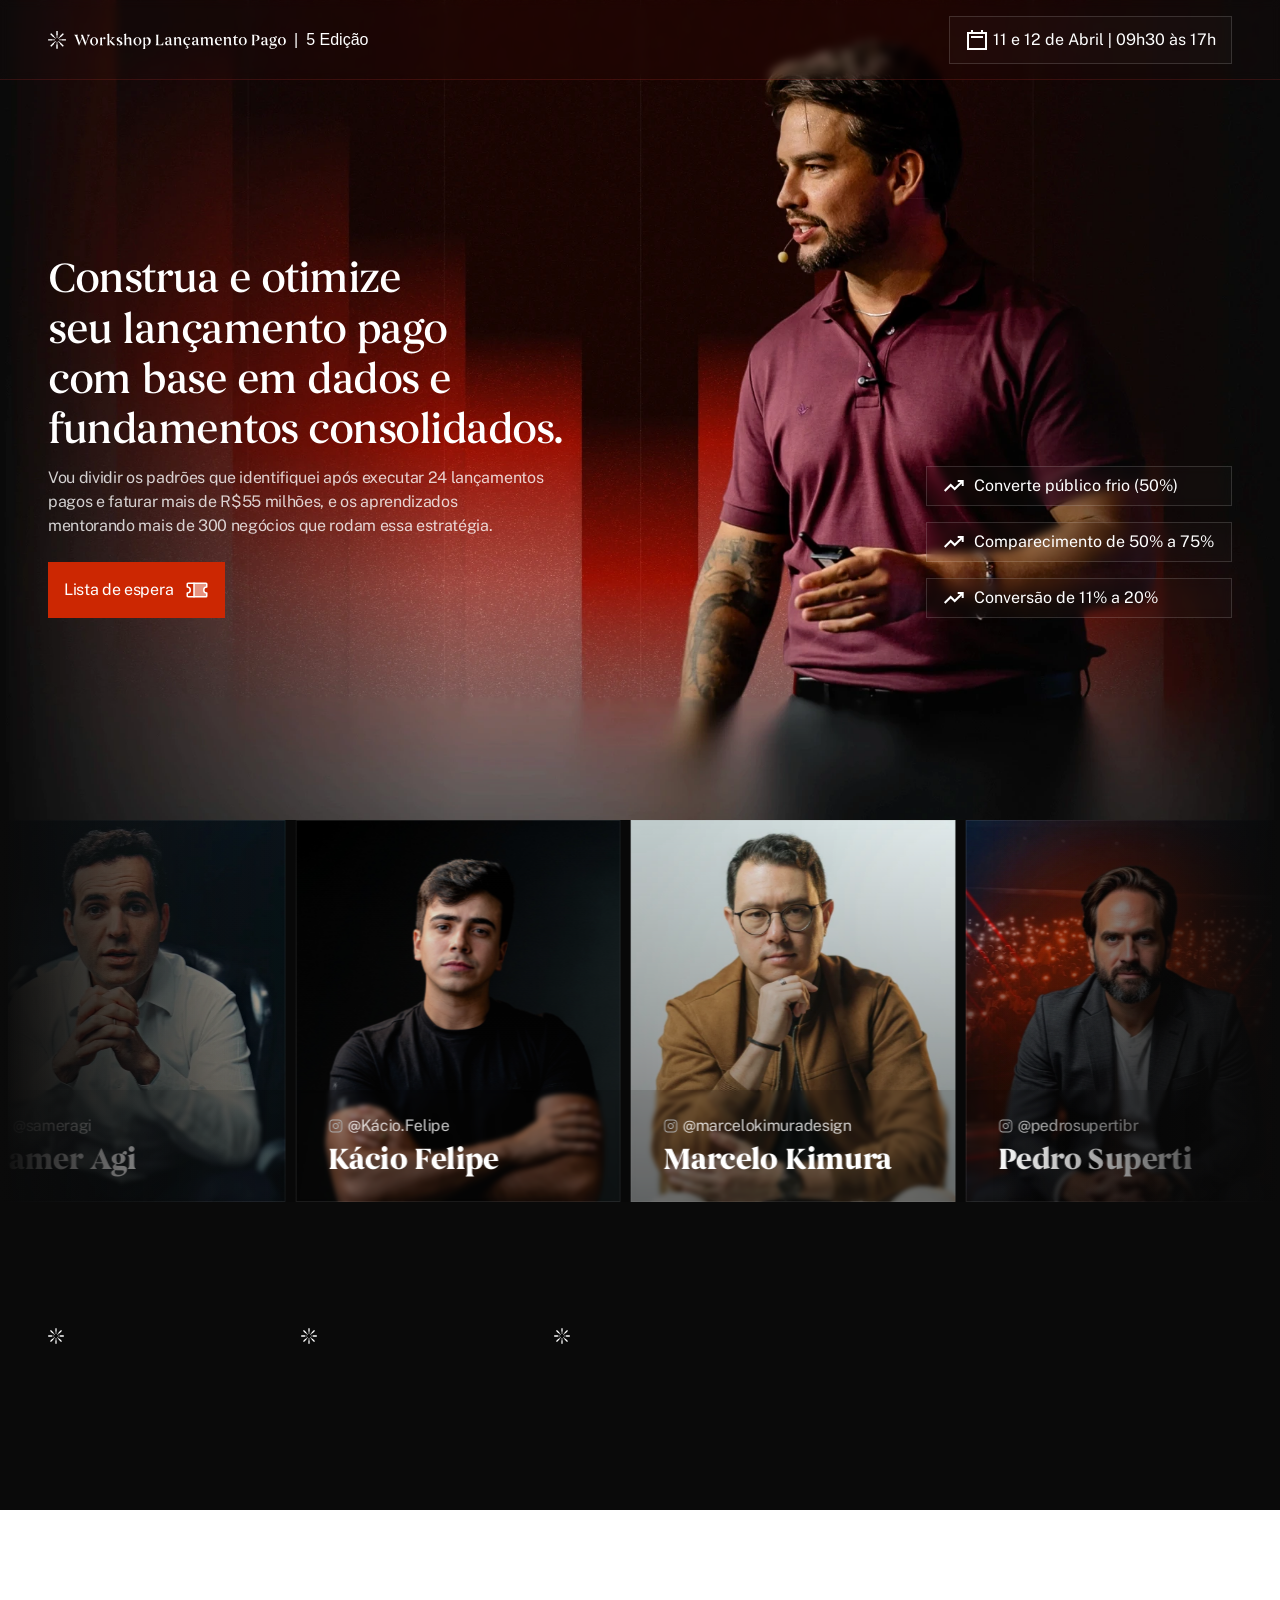
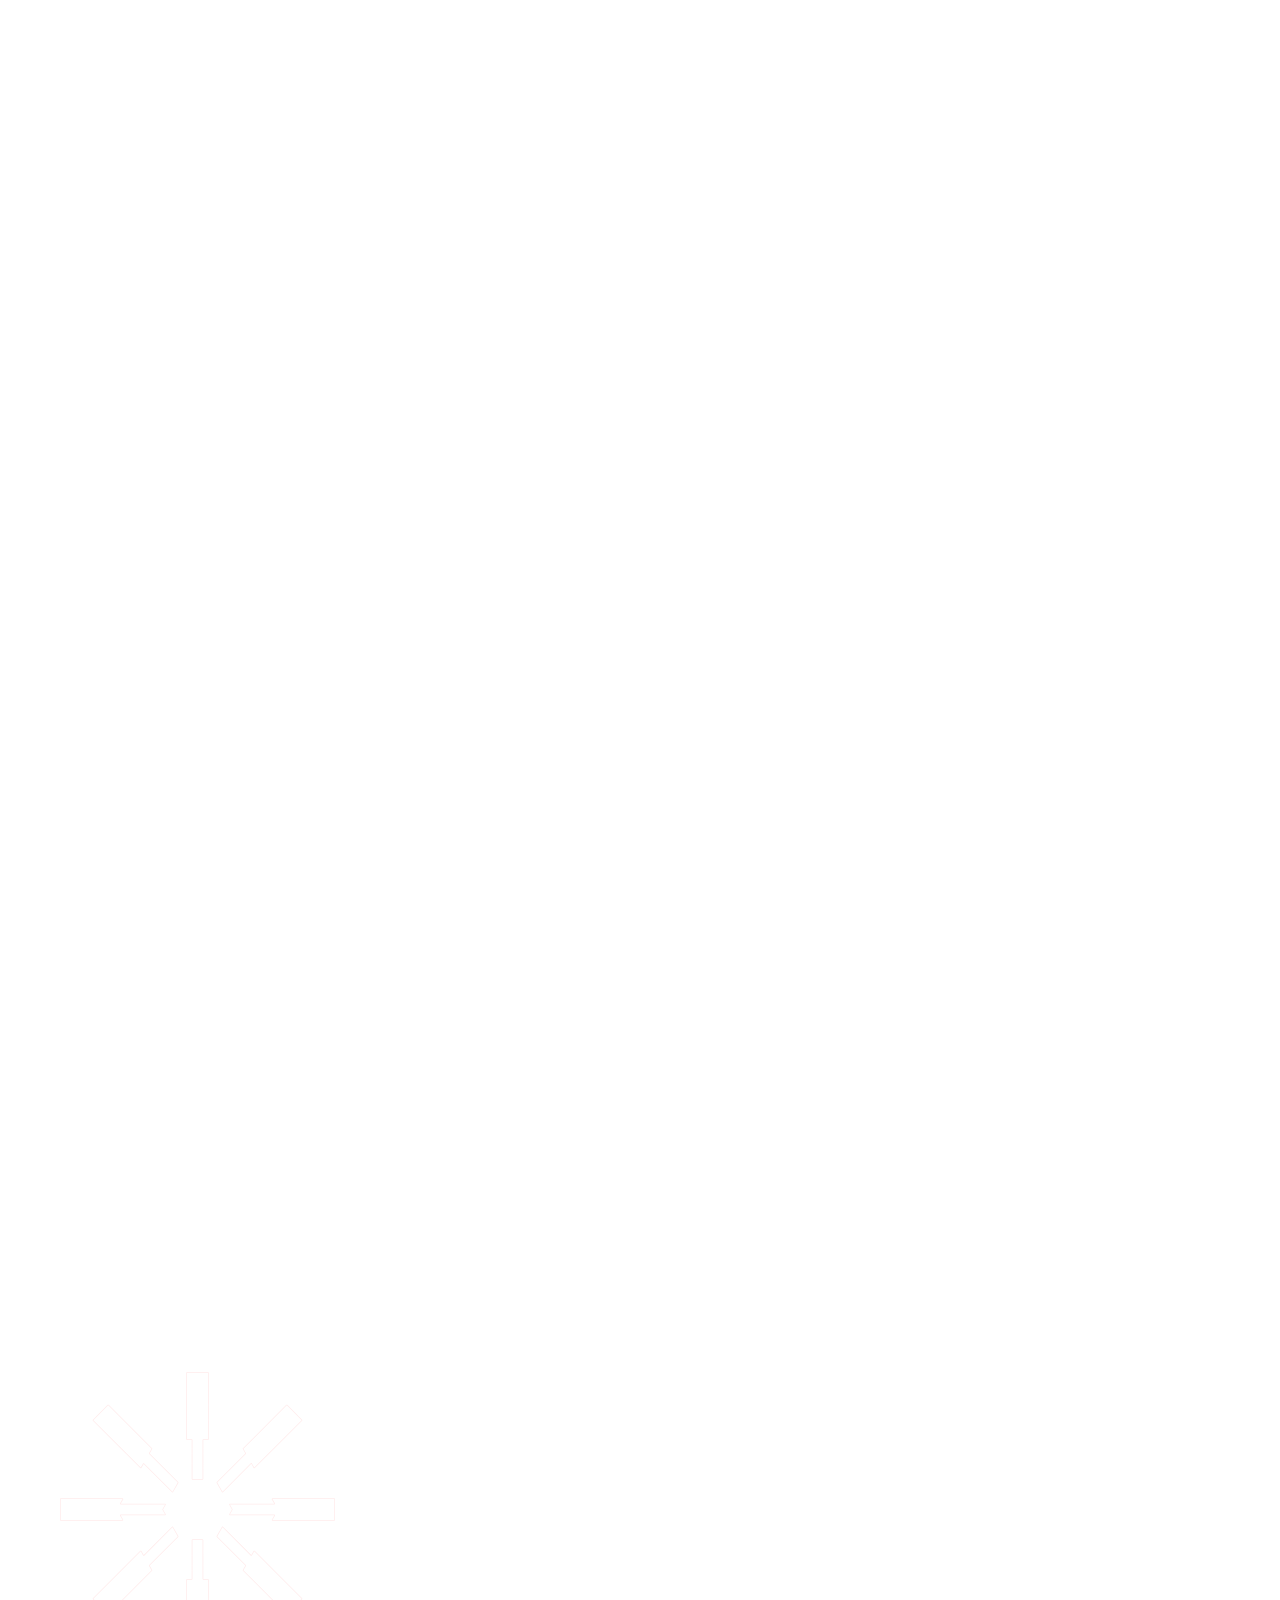
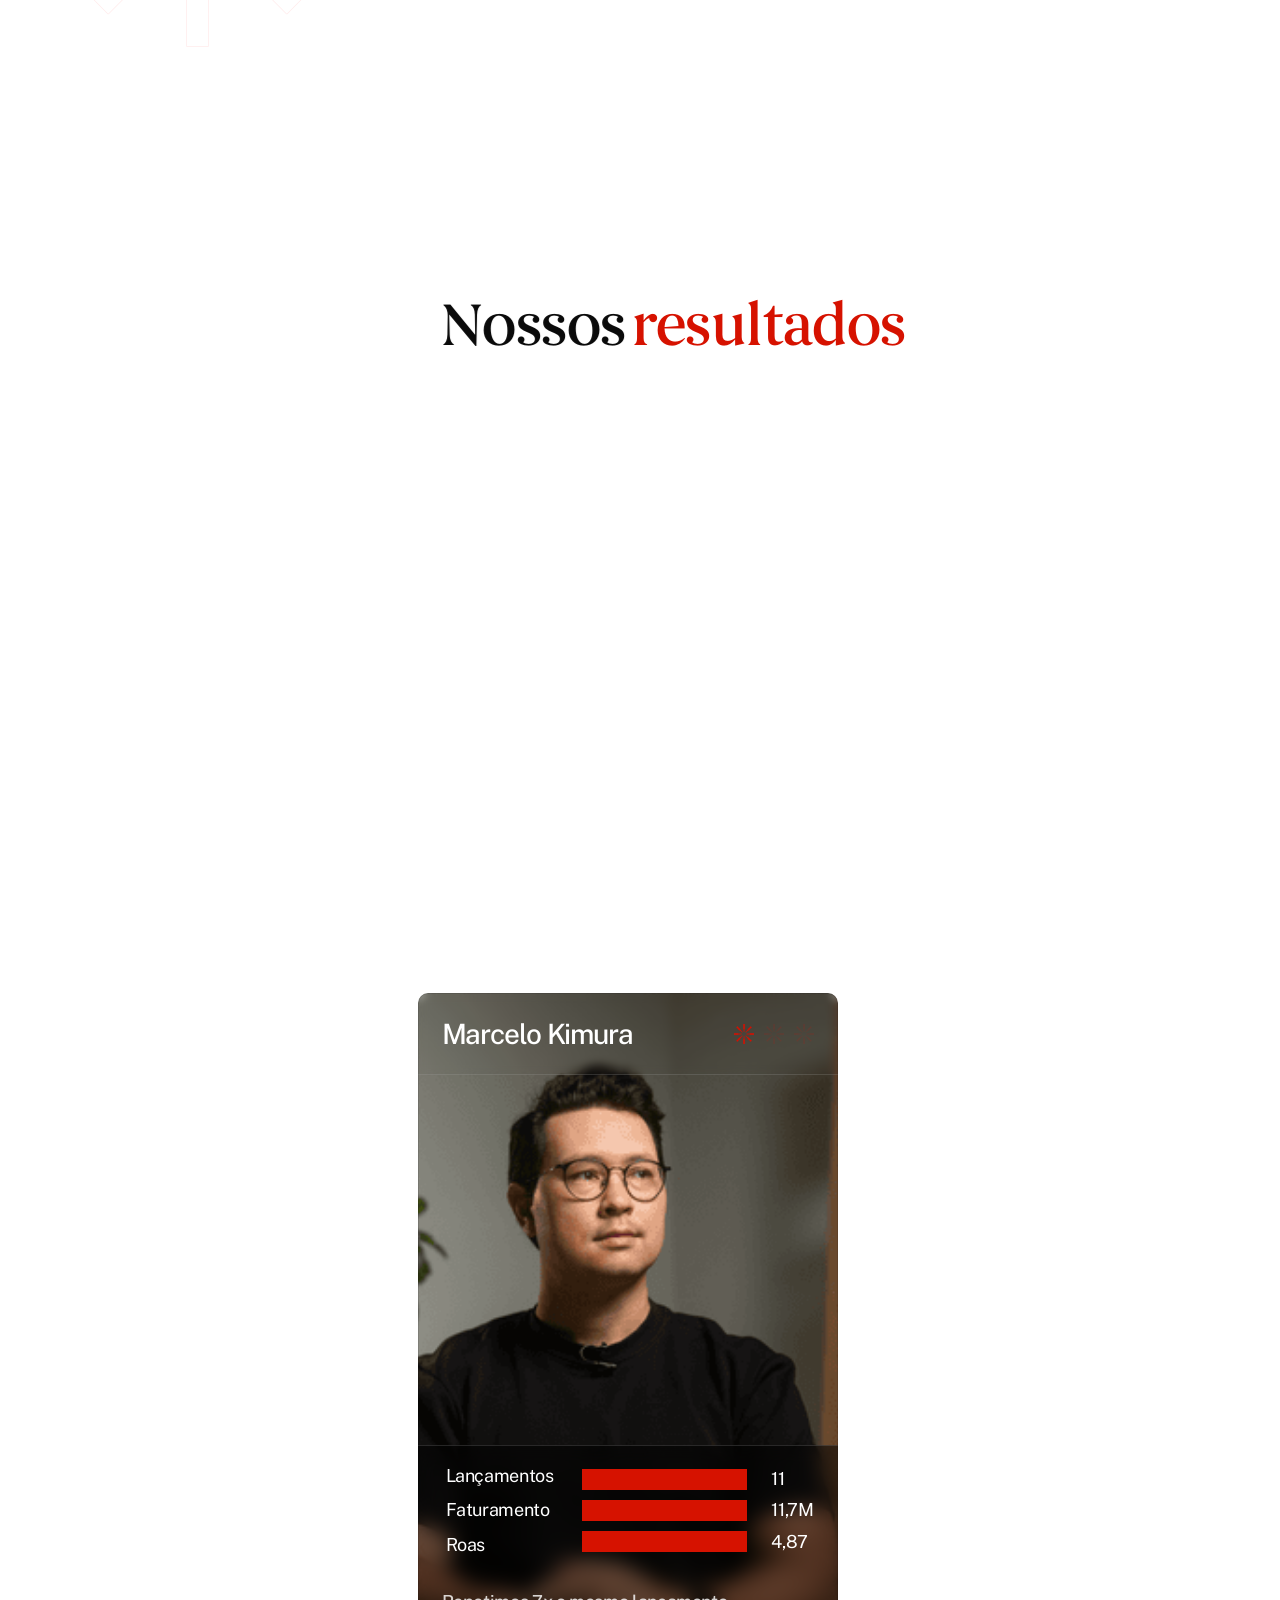
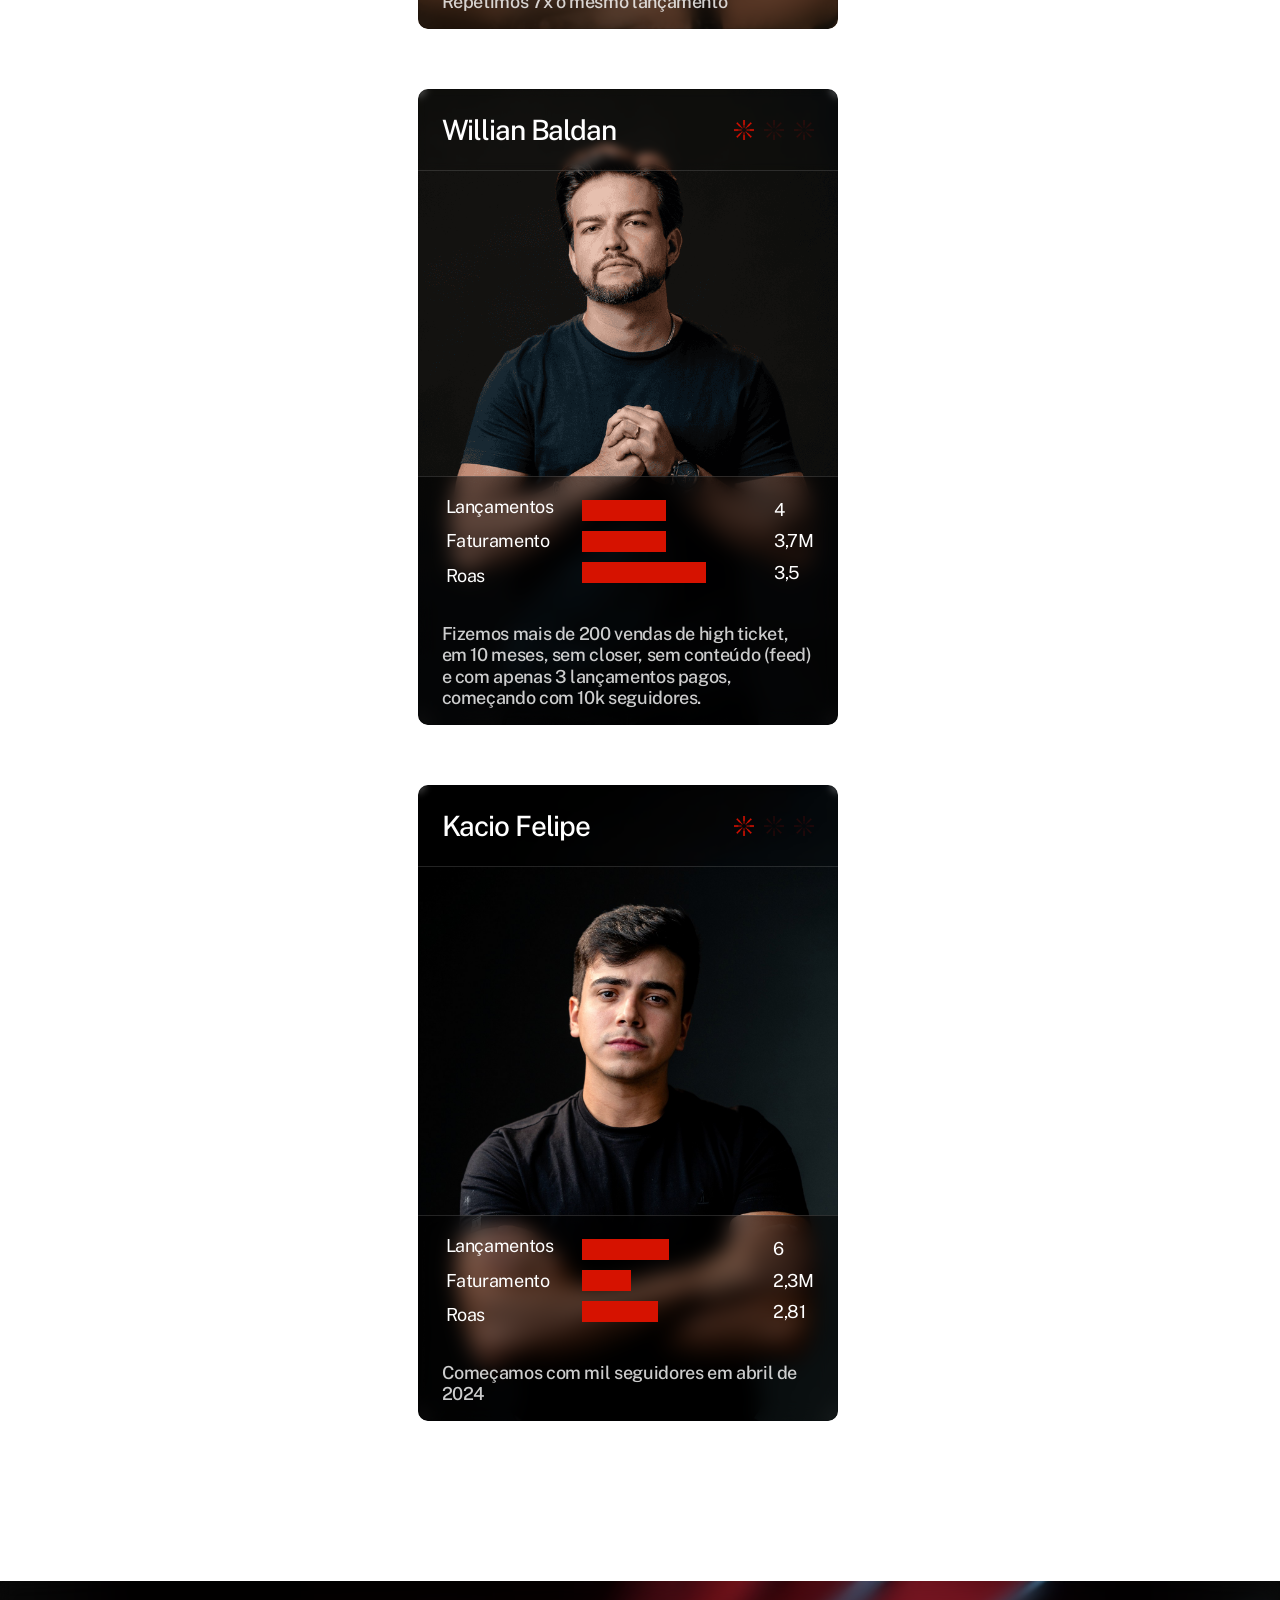
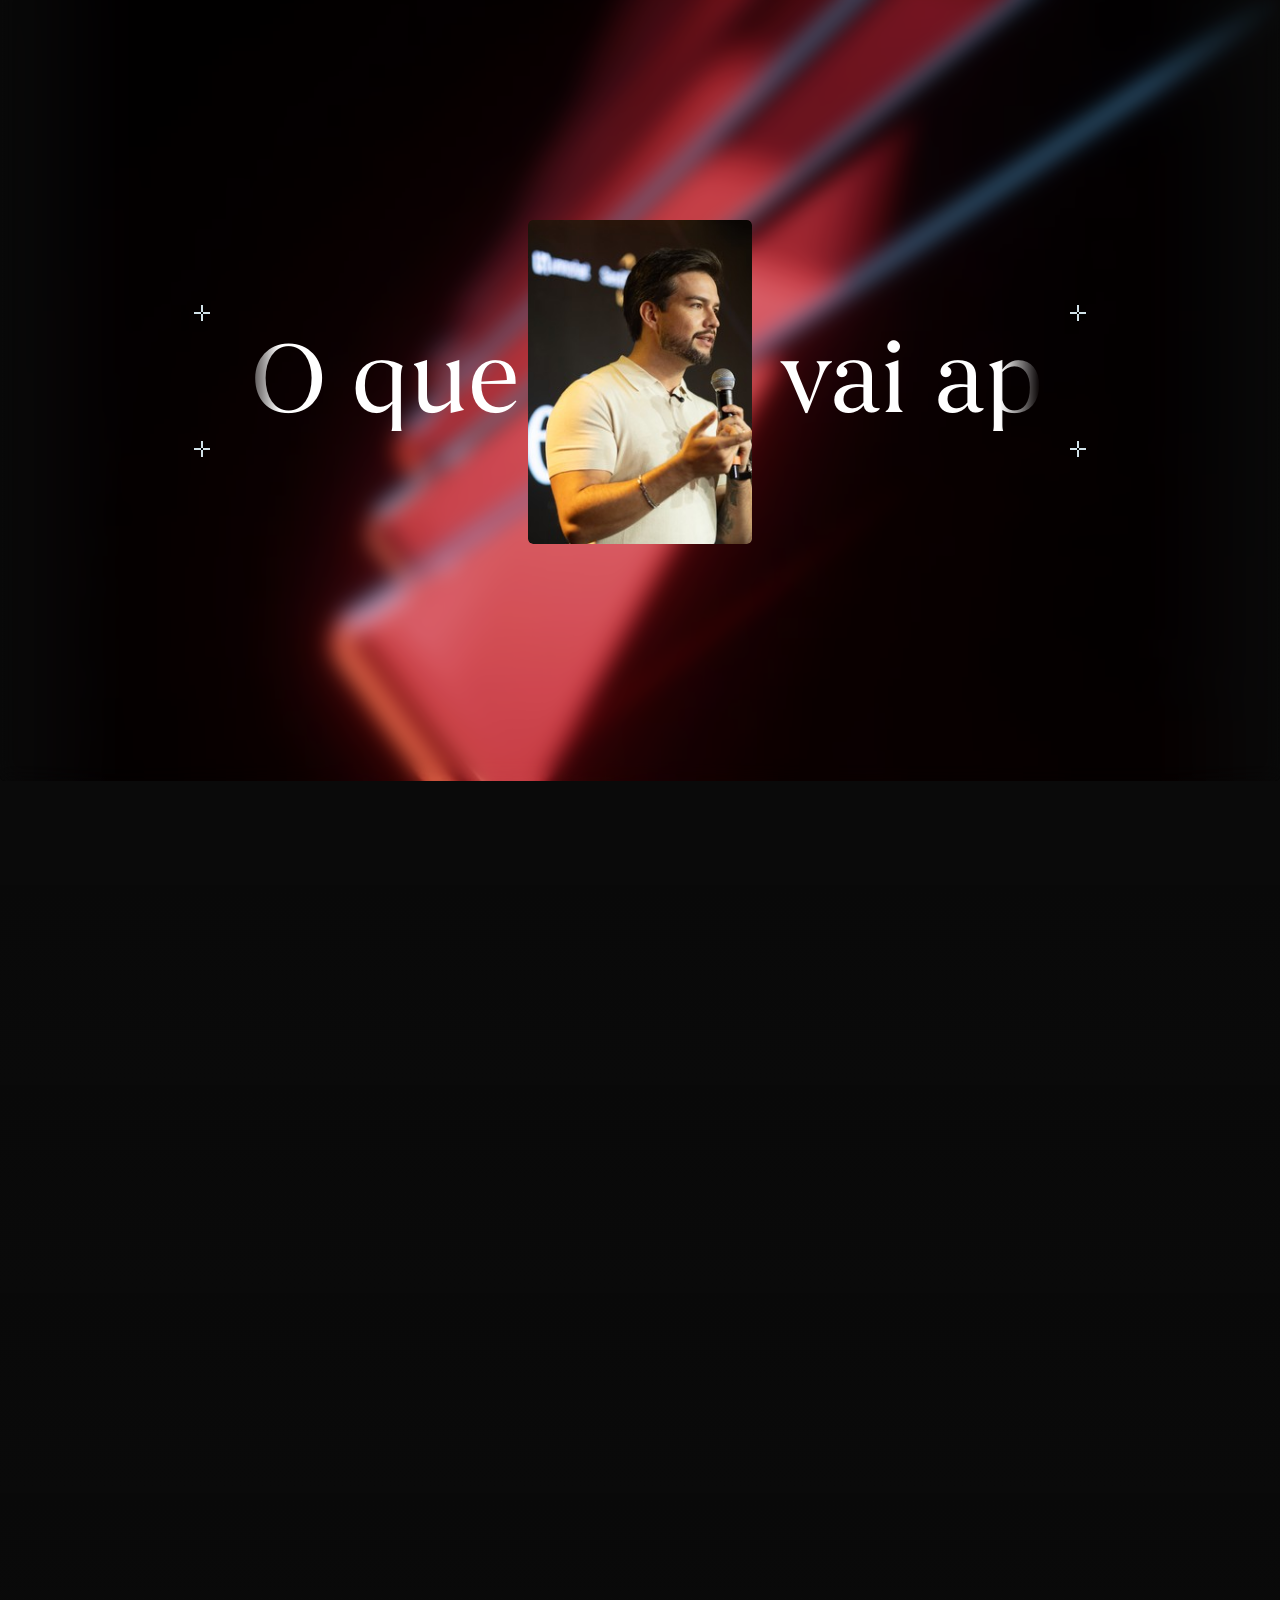
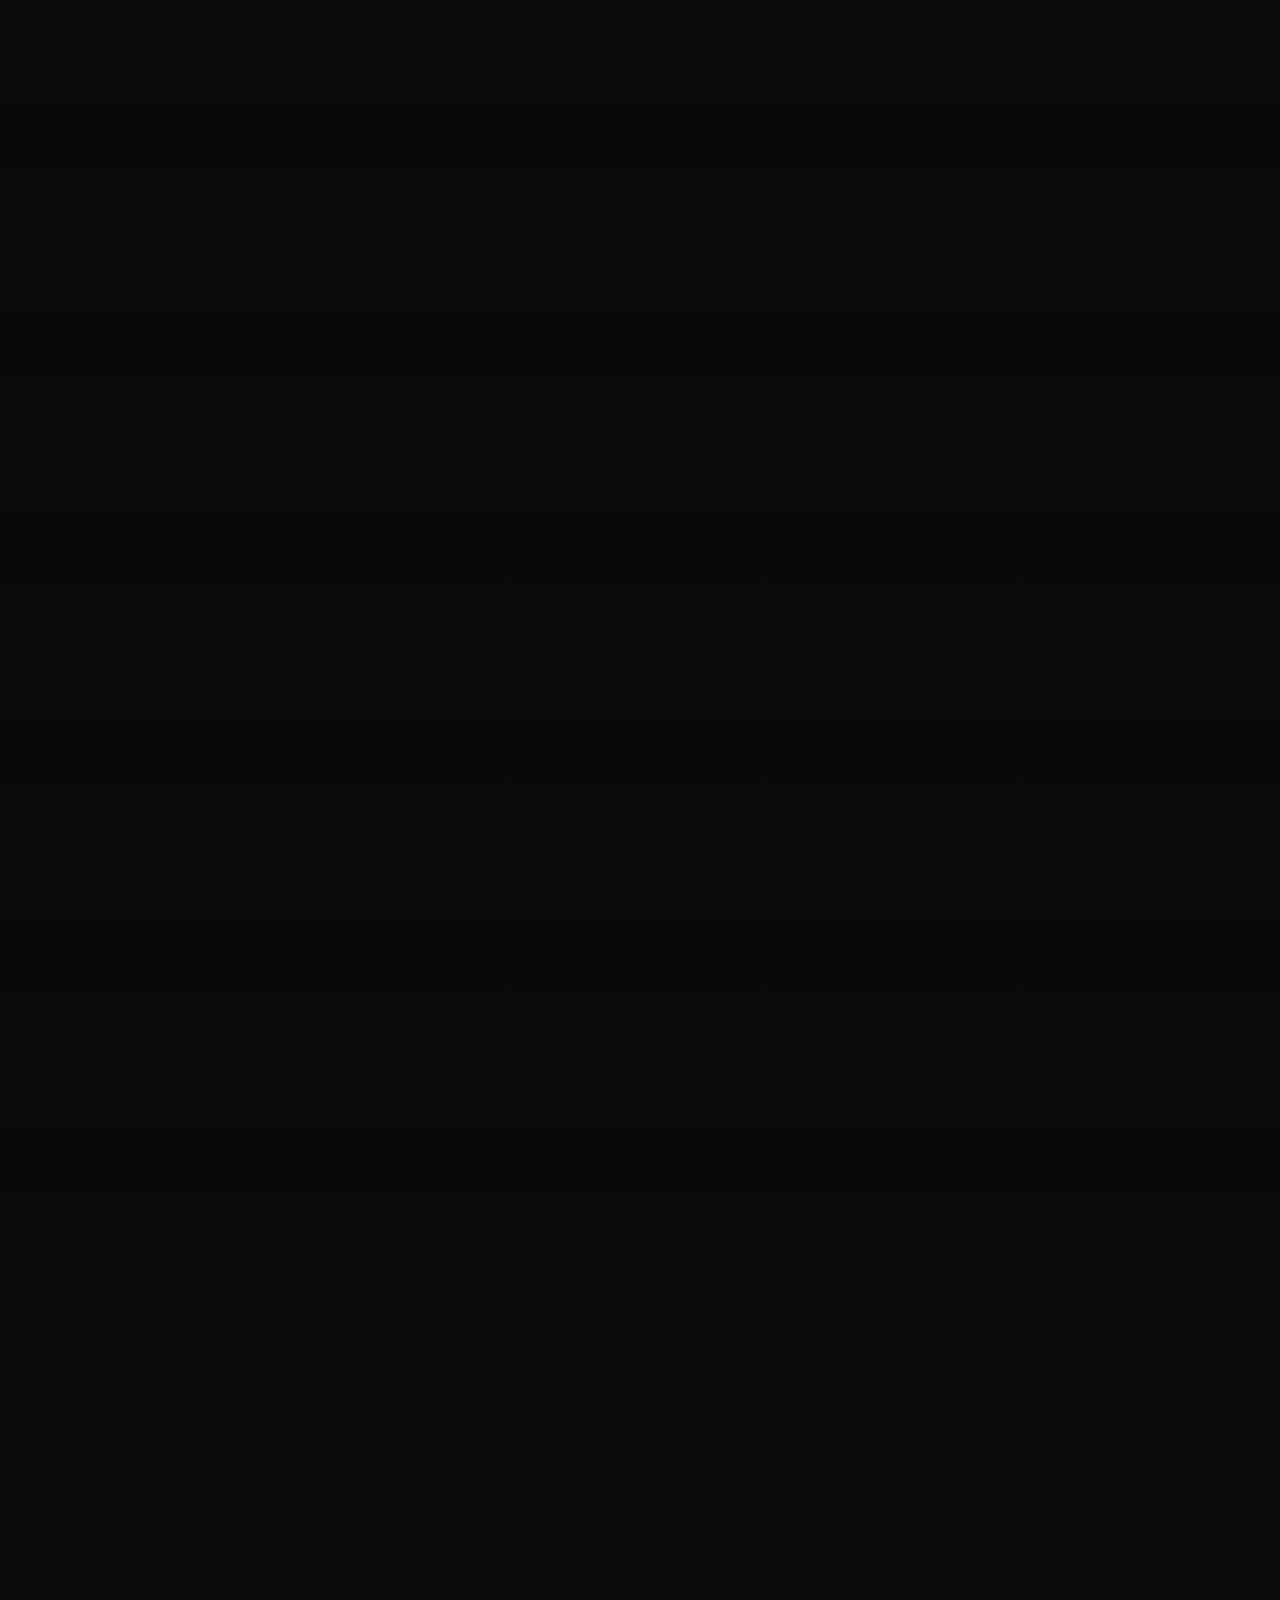
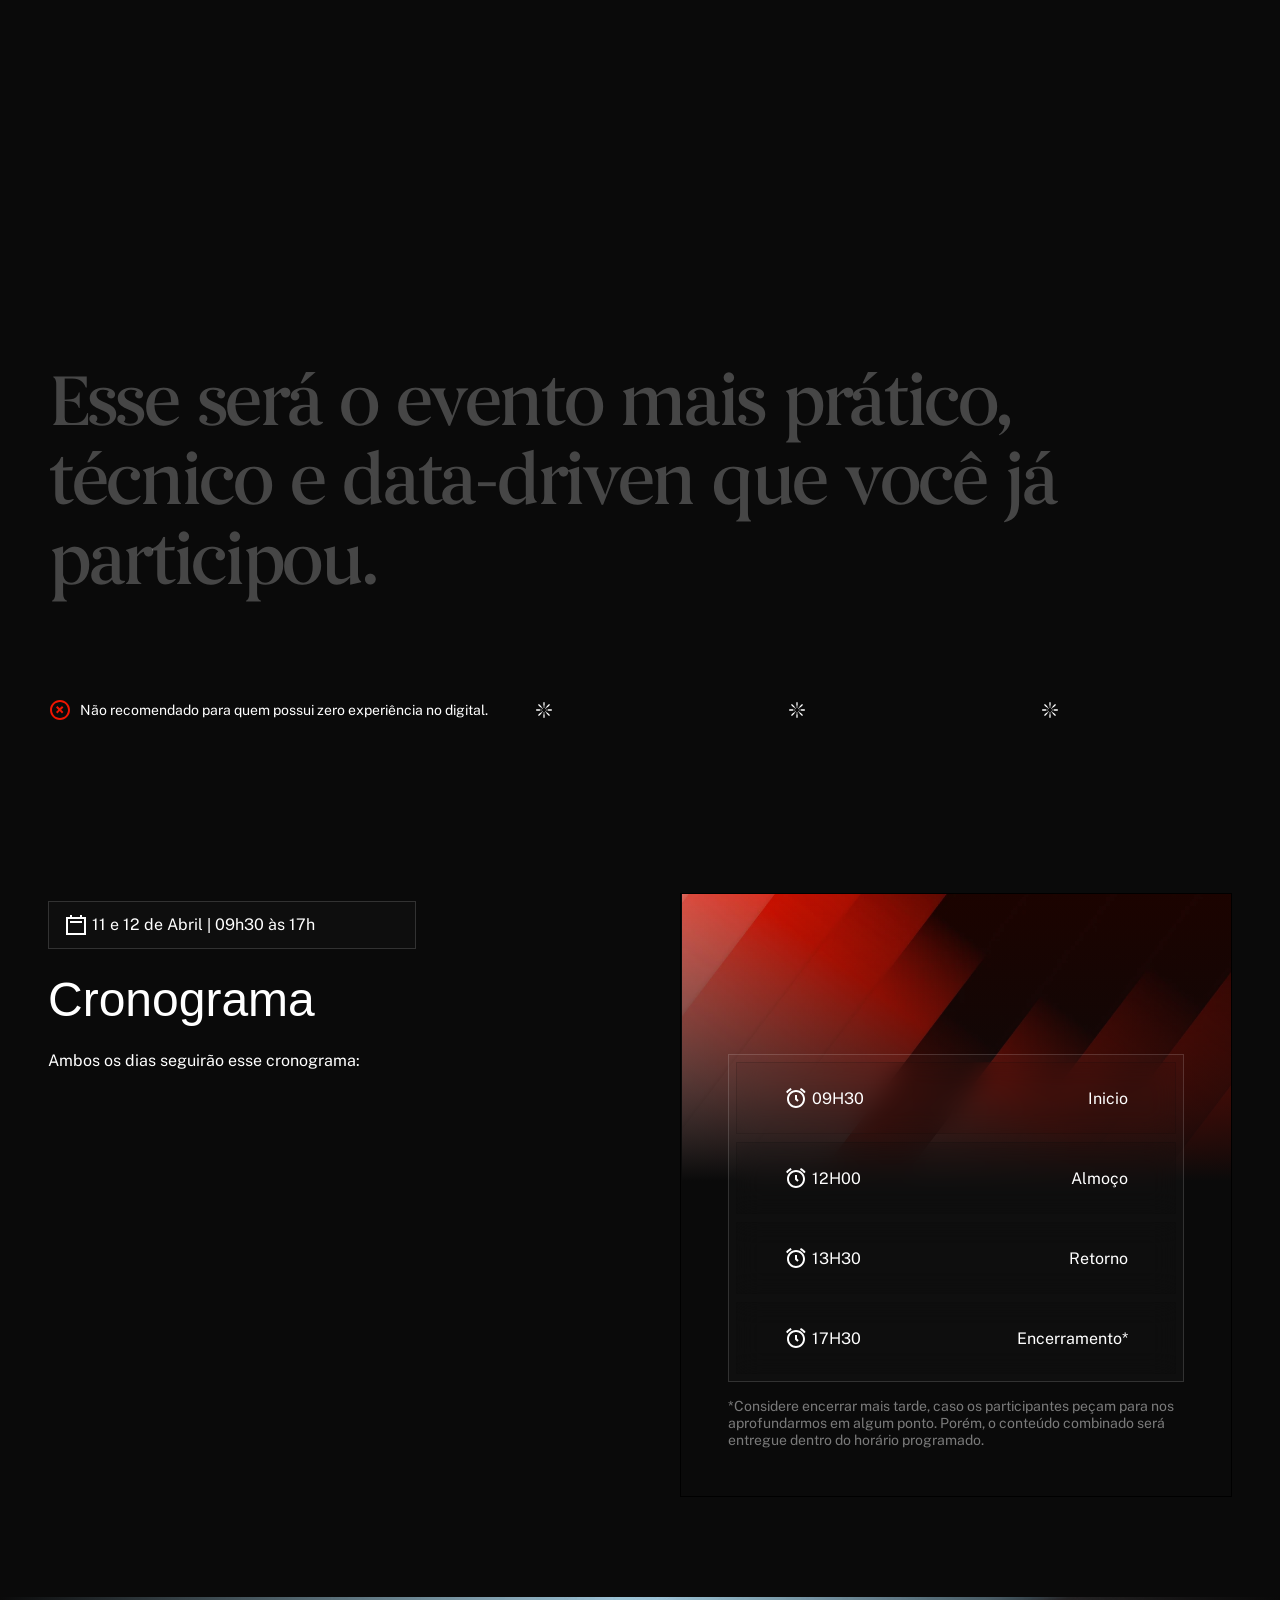
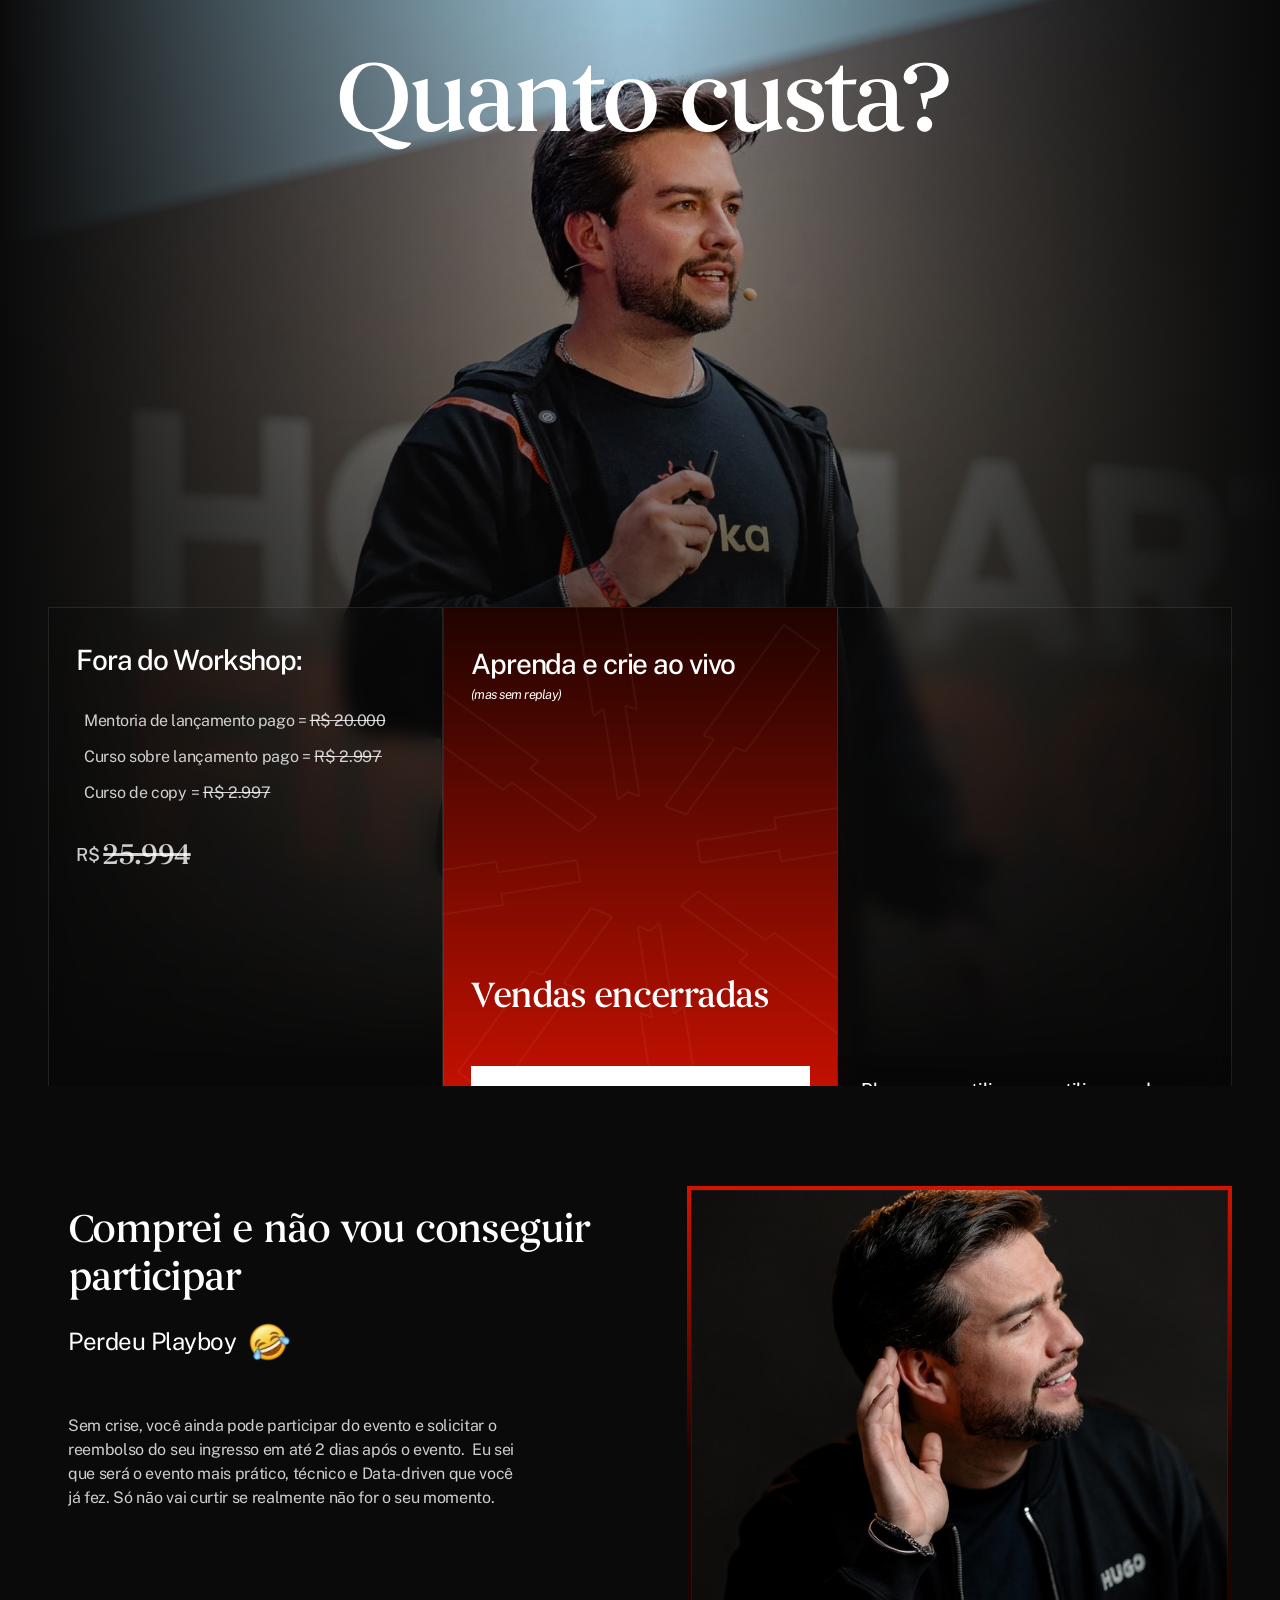
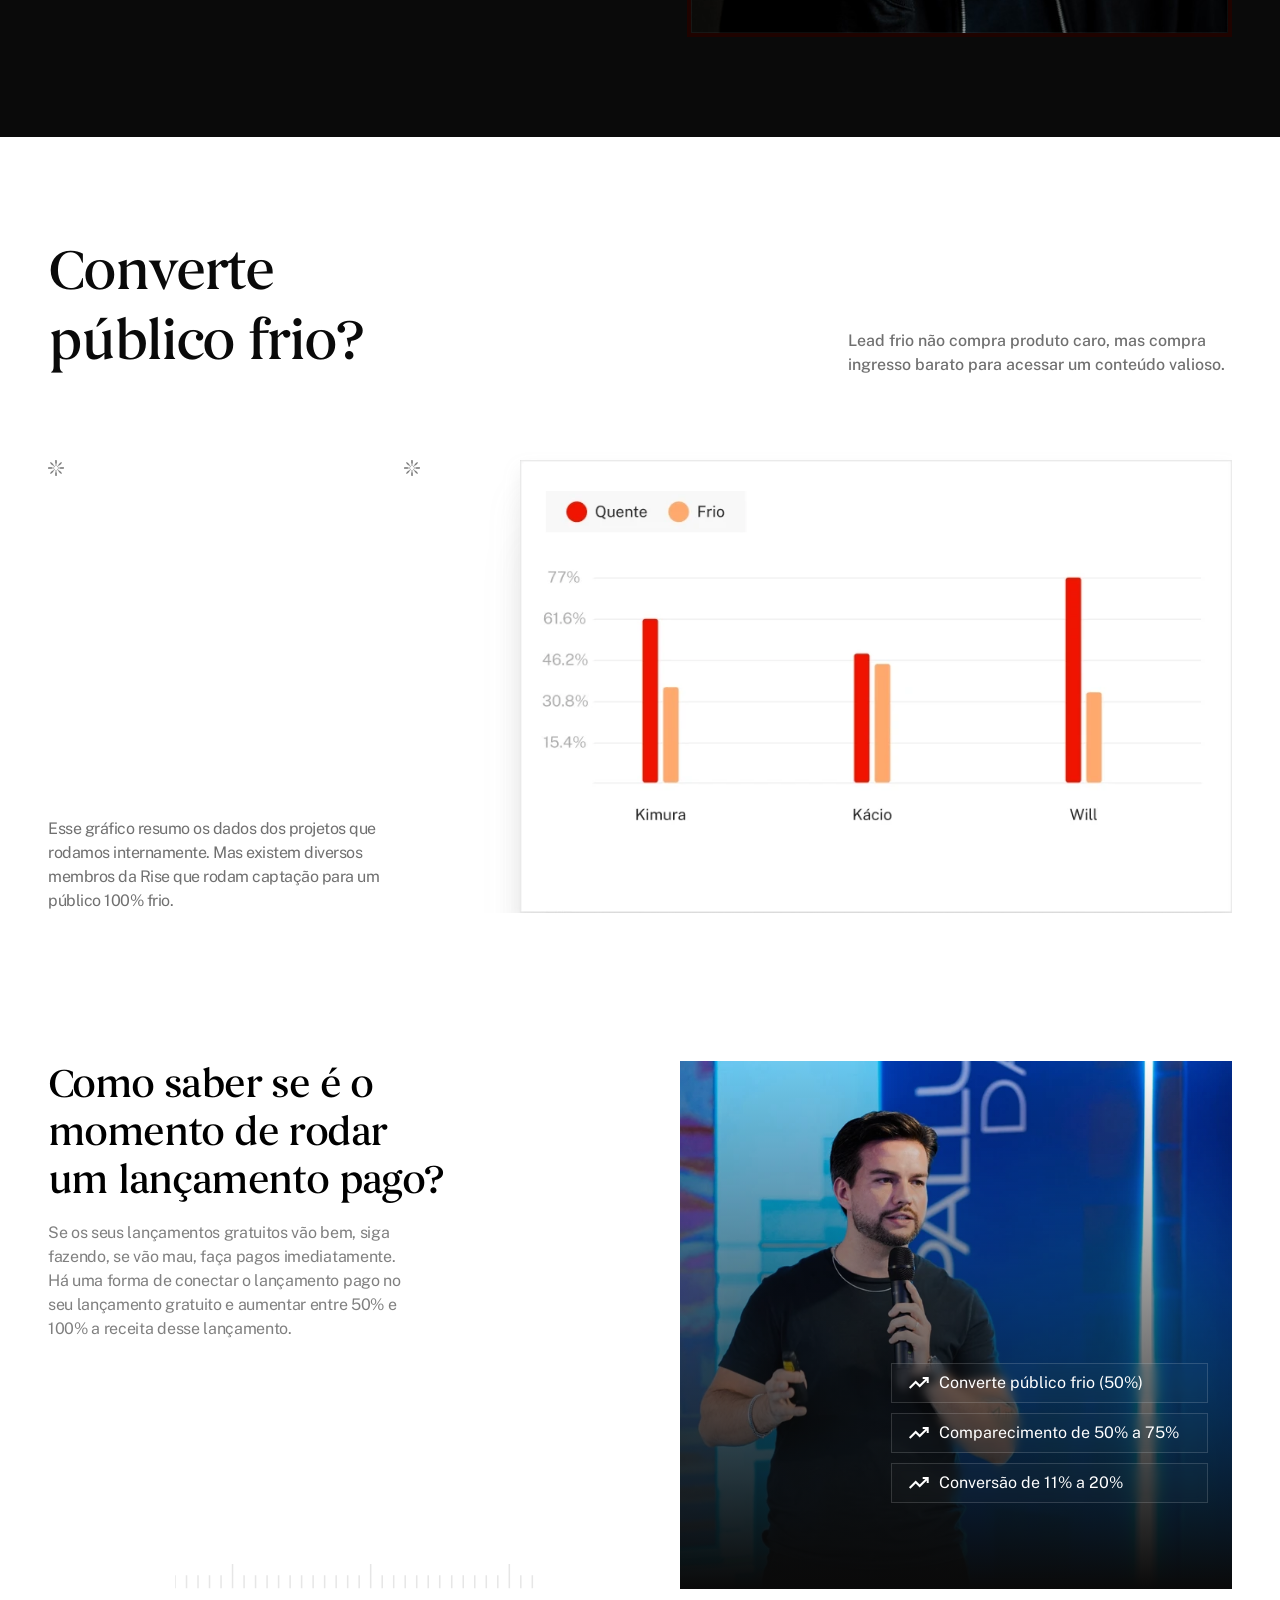
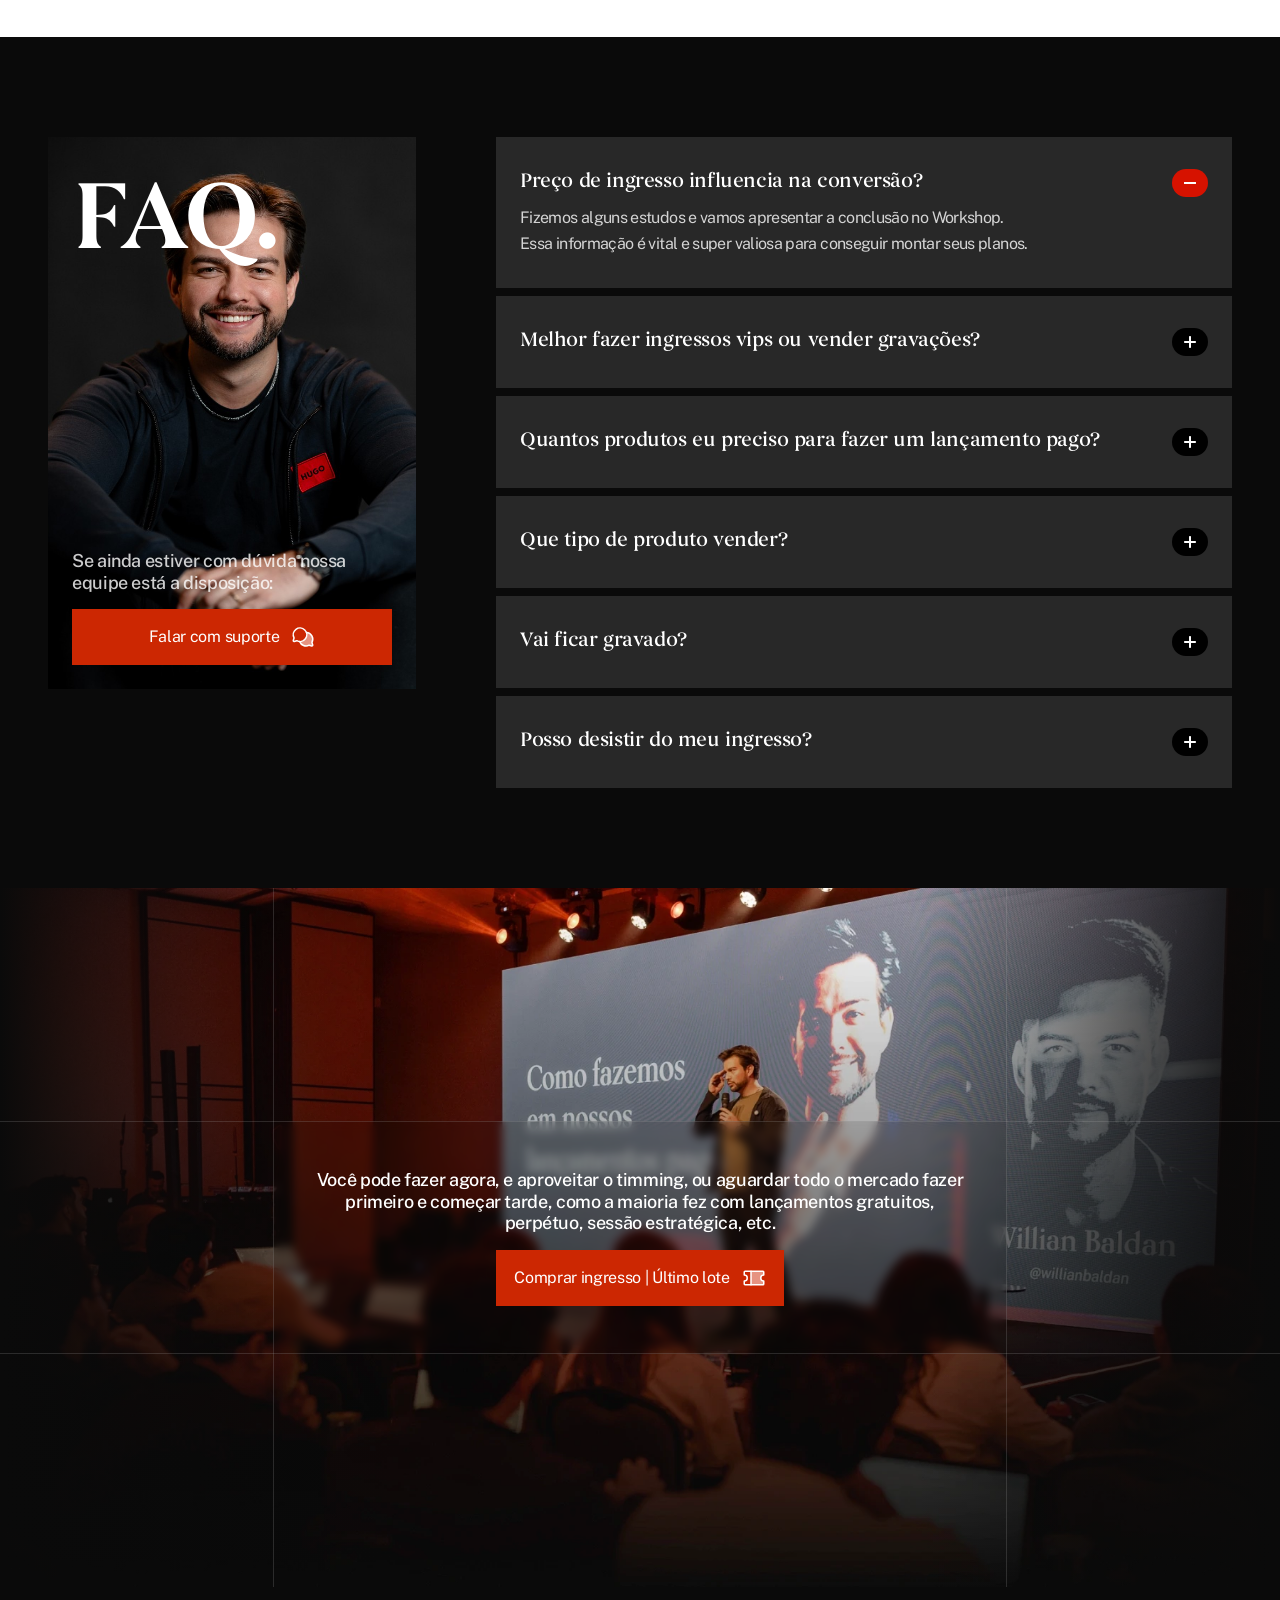
<file: public/0rb1k4/index.html>
<!DOCTYPE html>
<html class="lenis"><script async="" src="https://www.clarity.ms/tag/pbx9cf9jrl"></script><script id="datalayer-checker-script" src="chrome-extension://ffljdddodmkedhkcjhpmdajhjdbkogke/js/datalayer-checker.js"></script><head>
<link rel="stylesheet" href="styles.css"><script>(function(){var f=window.fetch;window.fetch=function(u,o){if(typeof u==='string'&&u.includes('.framercms')){return f('/assets/cms/'+u.split('/').pop(),o);}return f(u,o);};})();</script>
<script>
if(location.protocol==='file:'){
  document.addEventListener('DOMContentLoaded',function(){
    var d=document.createElement('div');
    d.style.cssText='position:fixed;top:0;left:0;right:0;z-index:999999;background:#1E293B;color:#F8FAFC;padding:14px 20px;font:13px/1.5 system-ui,sans-serif;text-align:center;box-shadow:0 2px 8px rgba(0,0,0,.3)';
    d.innerHTML='<strong>Local preview:</strong> Run <code style="background:#334155;padding:2px 8px;border-radius:4px;margin:0 4px">npx serve .</code> in this folder, then open <a href="http://localhost:3000" style="color:#60A5FA">localhost:3000</a>. Or deploy to Netlify/Vercel/GitHub Pages — it works instantly! <button onclick="this.parentElement.remove()" style="margin-left:12px;background:#475569;border:none;color:#F8FAFC;padding:4px 10px;border-radius:4px;cursor:pointer;font-size:12px">✕</button>';
    document.body.prepend(d);
  });
}
</script>
	<meta charset="utf-8">
	
	
	<script>try{if(localStorage.get("__framer_force_showing_editorbar_since")){const n=document.createElement("link");n.rel = "modulepreload";n.href="https://framer.com/edit/init.mjs";document.head.appendChild(n)}}catch(e){}</script>
	<!-- Start of headStart -->
    
    <!-- Snippet: legacy-headStart --><!-- Google Tag Manager -->
<script>(function(w,d,s,l,i){w[l]=w[l]||[];w[l].push({'gtm.start':
new Date().getTime(),event:'gtm.js'});var f=d.getElementsByTagName(s)[0],
j=d.createElement(s),dl=l!='dataLayer'?'&l='+l:'';j.async=true;j.src=
'https://www.googletagmanager.com/gtm.js?id='+i+dl;f.parentNode.insertBefore(j,f);
})(window,document,'script','dataLayer','GTM-562D9JCH');</script>
<!-- End Google Tag Manager --><!-- SnippetEnd: legacy-headStart --><!-- Snippet: nyzKVwrud --><script src="assets/js/persistence.min.js"></script><!-- SnippetEnd: nyzKVwrud --><!-- End of headStart -->
	<meta name="viewport" content="width=device-width">
	<meta name="generator" content="Framer b3492b4">
	<title>Workshop Lançamento Pago | 5ª Edição | Willian Baldan</title>
    <meta name="description" content="11 e 12 de Abril | Um fim de semana desenhando a estratégia do seu lançamento pago do jeito certo. Domine nosso método de fazer lançamentos pagos, converta até 20x mais e faça o lead pagar o tráfego antes do lançamento começar.">
    <meta name="framer-search-index" content="https://framerusercontent.com/sites/4qtZHE5e073KQvwp0cW1LB/searchIndex-PtmrKYRuArHg.json">
    <meta name="framer-search-index-fallback" content="https://framerusercontent.com/sites/4qtZHE5e073KQvwp0cW1LB/searchIndex-wEpP4ohdOiaU.json">
    <link href="assets/images/image-extra-1.png" rel="icon" media="(prefers-color-scheme: light)">
    <link href="assets/images/image-extra-2.png" rel="icon" media="(prefers-color-scheme: dark)">
    <!-- Open Graph / Facebook -->
    <meta property="og:type" content="website">
    <meta property="og:title" content="Workshop Lançamento Pago | 5ª Edição | Willian Baldan">
    <meta property="og:description" content="11 e 12 de Abril | Um fim de semana desenhando a estratégia do seu lançamento pago do jeito certo. Domine nosso método de fazer lançamentos pagos, converta até 20x mais e faça o lead pagar o tráfego antes do lançamento começar."><meta property="og:image" content="assets/images/image-extra-3.webp">
    <!-- Twitter -->
    <meta name="twitter:card" content="summary_large_image">
    <meta name="twitter:title" content="Workshop Lançamento Pago | 5ª Edição | Willian Baldan">
    <meta name="twitter:description" content="11 e 12 de Abril | Um fim de semana desenhando a estratégia do seu lançamento pago do jeito certo. Domine nosso método de fazer lançamentos pagos, converta até 20x mais e faça o lead pagar o tráfego antes do lançamento começar."><meta name="twitter:image" content="assets/images/image-extra-3.webp">
	
	
	<link href="https://fonts.gstatic.com" rel="preconnect" crossorigin="">
	<meta name="robots" content="max-image-preview:large"><link rel="canonical" href="https://workshop.orbyka.com/wslp"><meta property="og:url" content="https://workshop.orbyka.com/wslp"><!-- Start of headEnd -->
    <!-- Snippet: MApAXcFjD -->
<meta name="google-site-verification" content="EVRxugURhr3TGgS9XOscDMzaZ_ZVswpff5uRuPnqonc">
<!-- SnippetEnd: MApAXcFjD -->

    <!-- End of headEnd -->
</head>
<body>
	
	<!-- Start of bodyStart -->
    
    <!-- End of bodyStart -->
	
	<div id="main" data-framer-hydrate-v2="{&quot;routeId&quot;:&quot;FtTf559gd&quot;,&quot;localeId&quot;:&quot;default&quot;,&quot;breakpoints&quot;:[{&quot;hash&quot;:&quot;1pgow1a&quot;,&quot;mediaQuery&quot;:&quot;(min-width: 1200px)&quot;},{&quot;hash&quot;:&quot;1pl6kba&quot;,&quot;mediaQuery&quot;:&quot;(min-width: 810px) and (max-width: 1199.98px)&quot;},{&quot;hash&quot;:&quot;3h1ejo&quot;,&quot;mediaQuery&quot;:&quot;(max-width: 809.98px)&quot;}]}" data-framer-ssr-released-at="2026-05-08T10:11:54.854Z" data-framer-page-optimized-at="2026-05-11T20:58:41.898Z" data-framer-generated-page=""><!--$--><div data-framer-root="" class="framer-0e48a framer-n1KgL framer-1pgow1a" style="min-height:100vh;width:auto"><div class="framer-95rp8m-container"><!--$--><div class="ssr-variant hidden-3h1ejo hidden-1pl6kba"><div class="framer-nJwNi framer-1g154g3 framer-v-1g154g3" data-border="true" data-framer-name="header-white" style="--border-bottom-width: 1px; --border-color: rgba(255, 70, 70, 0.15); --border-left-width: 0px; --border-right-width: 0px; --border-style: solid; --border-top-width: 0px; backdrop-filter: blur(5px); background-color: rgba(255, 70, 70, 0.02); height: 100%; width: 100%; opacity: 1;"><div class="framer-1y985qf" data-framer-name="Content" style="opacity: 1;"><div class="framer-q58gfw" data-framer-name="Frame 427318639" style="opacity: 1;"><div data-framer-component-type="SVG" parentsize="0" _constraints="[object Object]" rotation="0" shadows="" class="framer-19bjl6o" aria-hidden="true" style="image-rendering: pixelated; flex-shrink: 0; background-size: 100% 100%; background-image: url(&quot;data:image/svg+xml,&lt;svg xmlns=%22http://www.w3.org/2000/svg%22 xmlns:xlink=%22http://www.w3.org/1999/xlink%22 viewBox=%220 0 237.778 18%22 overflow=%22visible%22&gt;&lt;g&gt;&lt;path d=%22M 233.704 14.298 C 231.334 14.298 229.816 12.625 229.816 10.316 C 229.816 7.884 231.334 6.087 233.906 6.087 C 236.338 6.087 237.778 7.837 237.778 10.146 C 237.778 12.625 236.121 14.298 233.704 14.298 Z M 233.906 13.833 C 235.129 13.833 235.95 12.593 235.95 10.425 C 235.95 8.07 235.083 6.537 233.704 6.537 C 232.403 6.537 231.644 8.039 231.644 9.883 C 231.644 11.959 232.403 13.833 233.906 13.833 Z M 224.504 11.54 C 224.194 11.54 223.884 11.51 223.606 11.447 C 223.389 11.68 223.265 11.958 223.265 12.207 C 223.265 12.655 223.606 12.841 224.272 12.841 L 226.394 12.841 C 228.005 12.841 228.826 13.291 228.826 14.53 C 228.826 16.157 226.936 18 224.132 18 C 222.242 18 221.143 17.21 221.143 16.079 C 221.143 15.211 221.855 14.483 222.831 14.189 C 222.32 13.972 222.026 13.585 222.026 13.012 C 222.026 12.206 222.723 11.618 223.234 11.339 C 222.18 10.967 221.452 10.115 221.452 8.86 C 221.452 7.25 222.862 6.087 224.798 6.087 C 225.48 6.087 226.1 6.227 226.595 6.506 C 226.874 5.716 227.432 5.173 228.083 5.173 C 228.64 5.173 228.966 5.561 228.966 5.979 C 228.966 6.397 228.687 6.769 228.206 6.769 C 227.835 6.769 227.587 6.521 227.463 6.211 C 227.262 6.242 227.045 6.444 226.874 6.691 C 227.494 7.141 227.866 7.822 227.866 8.705 C 227.866 10.425 226.394 11.54 224.504 11.54 Z M 224.675 11.122 C 225.542 11.122 226.193 10.27 226.193 8.86 C 226.193 7.574 225.588 6.49 224.659 6.49 C 223.745 6.49 223.125 7.404 223.125 8.69 C 223.125 10.285 223.823 11.122 224.675 11.122 Z M 222.49 15.676 C 222.49 16.776 223.42 17.349 224.69 17.349 C 226.301 17.349 227.587 16.559 227.587 15.305 C 227.587 14.623 227.138 14.422 226.301 14.422 L 224.117 14.422 C 223.776 14.422 223.466 14.39 223.187 14.313 C 222.769 14.623 222.49 15.088 222.49 15.676 Z M 215.208 14.267 C 213.922 14.267 213.024 13.477 213.024 12.222 C 213.024 10.657 214.418 9.774 216.432 9.774 C 216.773 9.774 217.145 9.805 217.439 9.836 L 217.439 8.66 C 217.439 7.25 217.129 6.507 216.029 6.507 C 215.425 6.507 214.96 6.724 214.681 7.08 C 215.002 7.226 215.208 7.547 215.208 7.9 C 215.208 8.443 214.836 8.846 214.279 8.846 C 213.752 8.846 213.349 8.443 213.349 7.886 C 213.349 6.801 214.619 6.088 216.138 6.088 C 218.523 6.088 219.127 7.235 219.127 8.799 L 219.127 12.517 C 219.127 13.214 219.344 13.447 220.041 13.447 L 220.289 13.447 L 220.289 13.633 C 219.933 13.989 219.53 14.221 218.833 14.221 C 218.244 14.221 217.702 13.896 217.516 13.168 C 217.067 13.756 216.262 14.268 215.208 14.268 Z M 214.774 12.051 C 214.774 12.873 215.27 13.415 216.06 13.415 C 216.633 13.415 217.098 13.105 217.439 12.702 L 217.439 10.27 C 217.29 10.251 217.14 10.241 216.99 10.239 C 215.533 10.239 214.774 10.952 214.774 12.051 Z M 203.616 3.856 L 203.616 3.686 L 207.194 3.686 C 209.905 3.686 211.439 4.863 211.439 6.816 C 211.439 8.984 209.766 10.13 207.442 10.146 C 207.21 10.146 206.962 10.13 206.714 10.084 L 206.714 9.914 C 208.542 9.666 209.425 8.736 209.425 6.877 C 209.425 4.863 208.279 4.135 206.636 4.135 L 206.063 4.135 L 206.063 12.3 C 206.063 13.307 206.311 13.756 206.698 13.958 L 206.698 14.128 L 203.616 14.128 L 203.616 13.958 C 204.034 13.741 204.251 13.322 204.251 12.3 L 204.251 5.514 C 204.251 4.476 204.018 4.058 203.616 3.856 Z M 194.604 14.298 C 192.234 14.298 190.716 12.625 190.716 10.316 C 190.716 7.884 192.234 6.087 194.805 6.087 C 197.238 6.087 198.678 7.837 198.678 10.146 C 198.678 12.625 197.021 14.298 194.604 14.298 Z M 194.805 13.833 C 196.029 13.833 196.85 12.593 196.85 10.425 C 196.85 8.07 195.983 6.537 194.604 6.537 C 193.303 6.537 192.544 8.039 192.544 9.883 C 192.544 11.959 193.303 13.833 194.805 13.833 Z M 184.765 6.908 L 184.765 6.505 C 185.788 6.118 186.702 5.312 187.182 3.995 L 187.585 3.995 L 187.585 6.288 L 189.691 6.118 L 189.552 6.908 L 187.585 6.908 L 187.585 11.741 C 187.585 12.779 187.863 13.275 188.669 13.275 C 188.979 13.275 189.397 13.197 189.784 13.027 L 189.877 13.182 C 189.381 13.77 188.529 14.22 187.693 14.22 C 186.469 14.22 185.896 13.492 185.896 11.989 L 185.896 6.908 Z M 177.706 12.3 L 177.706 8.054 C 178.202 7.713 178.961 7.31 179.72 7.31 C 180.634 7.31 181.13 7.775 181.13 8.906 L 181.13 14.126 L 183.484 14.126 L 183.484 13.956 C 183.097 13.754 182.818 13.336 182.818 12.298 L 182.818 8.566 C 182.818 7.11 182.353 6.087 180.758 6.087 C 179.72 6.087 178.62 6.645 177.706 7.698 L 177.706 6.025 L 175.336 6.087 L 175.336 6.257 C 175.553 6.367 176.018 7.342 176.018 8.21 L 176.018 14.127 L 178.341 14.127 L 178.341 13.957 C 177.938 13.74 177.706 13.322 177.706 12.299 Z M 173.864 12.439 C 173.12 13.508 171.943 14.298 170.518 14.298 C 168.318 14.298 166.785 12.733 166.785 10.286 C 166.785 7.76 168.365 6.087 170.533 6.087 C 172.873 6.087 173.756 7.544 173.756 9.449 L 173.756 9.852 L 168.566 9.852 C 168.613 12.237 169.867 13.244 171.308 13.244 C 172.207 13.244 173.074 12.857 173.74 12.299 Z M 170.533 6.521 C 169.217 6.521 168.628 7.977 168.566 9.495 L 172.16 9.217 C 172.145 7.776 171.742 6.521 170.533 6.521 Z M 154.711 12.3 L 154.711 8.054 C 155.207 7.713 155.889 7.31 156.648 7.31 C 157.5 7.31 157.949 7.775 157.949 8.906 L 157.949 14.126 L 160.288 14.126 L 160.288 13.956 C 159.885 13.754 159.638 13.336 159.638 12.298 L 159.638 8.504 C 159.638 8.349 159.638 8.194 159.622 8.039 C 160.071 7.683 160.784 7.311 161.527 7.311 C 162.379 7.311 162.891 7.761 162.891 8.907 L 162.891 14.127 L 165.245 14.127 L 165.245 13.957 C 164.858 13.755 164.579 13.337 164.579 12.299 L 164.579 8.566 C 164.579 7.11 164.099 6.087 162.565 6.087 C 161.481 6.087 160.381 6.738 159.576 7.714 C 159.39 6.722 158.817 6.087 157.624 6.087 C 156.648 6.087 155.517 6.707 154.711 7.698 L 154.711 6.025 L 152.341 6.785 L 152.341 6.955 C 152.558 7.063 153.023 7.342 153.023 8.21 L 153.023 14.127 L 155.347 14.127 L 155.347 13.957 C 154.944 13.74 154.711 13.322 154.711 12.299 Z M 146.02 14.267 C 144.734 14.267 143.835 13.477 143.835 12.222 C 143.835 10.657 145.23 9.774 147.243 9.774 C 147.584 9.774 147.956 9.805 148.25 9.836 L 148.25 8.66 C 148.25 7.25 147.941 6.507 146.841 6.507 C 146.237 6.507 145.772 6.724 145.493 7.08 C 145.814 7.227 146.02 7.547 146.02 7.9 C 146.02 8.443 145.648 8.846 145.09 8.846 C 144.564 8.846 144.161 8.443 144.161 7.886 C 144.161 6.801 145.431 6.088 146.949 6.088 C 149.335 6.088 149.939 7.235 149.939 8.799 L 149.939 12.517 C 149.939 13.214 150.156 13.447 150.853 13.447 L 151.101 13.447 L 151.101 13.633 C 150.744 13.989 150.342 14.221 149.645 14.221 C 149.056 14.221 148.514 13.896 148.328 13.168 C 147.879 13.756 147.073 14.268 146.02 14.268 Z M 145.586 12.051 C 145.586 12.873 146.082 13.415 146.872 13.415 C 147.445 13.415 147.91 13.105 148.25 12.702 L 148.25 10.27 C 148.101 10.251 147.951 10.241 147.801 10.239 C 146.345 10.239 145.586 10.952 145.586 12.051 Z M 137.169 17.133 L 137.262 16.792 C 137.526 16.932 137.836 17.039 138.176 17.039 C 138.672 17.039 139.059 16.776 139.059 16.311 C 139.059 15.862 138.719 15.46 137.82 15.398 L 138.533 14.282 C 136.565 14.081 135.14 12.501 135.14 10.286 C 135.14 7.76 136.984 6.087 139.183 6.087 C 140.965 6.087 142.003 6.986 142.003 7.977 C 142.003 8.597 141.538 9.047 140.965 9.047 C 140.392 9.047 139.973 8.612 139.973 8.039 C 139.973 7.652 140.175 7.342 140.531 7.172 C 140.314 6.815 139.896 6.537 139.245 6.537 C 137.681 6.537 136.906 8.147 136.906 9.727 C 136.906 12.02 138.285 13.229 139.756 13.229 C 140.546 13.229 141.445 12.857 142.018 12.346 L 142.142 12.501 C 141.6 13.337 140.655 14.174 139.261 14.282 L 138.935 15.042 C 139.834 15.119 140.376 15.63 140.376 16.234 C 140.376 17.055 139.71 17.551 138.719 17.551 C 138.13 17.551 137.588 17.396 137.169 17.133 Z M 127.833 12.3 L 127.833 8.054 C 128.328 7.713 129.087 7.31 129.846 7.31 C 130.76 7.31 131.256 7.775 131.256 8.906 L 131.256 14.126 L 133.611 14.126 L 133.611 13.956 C 133.223 13.754 132.945 13.336 132.945 12.298 L 132.945 8.566 C 132.945 7.11 132.48 6.087 130.884 6.087 C 129.846 6.087 128.746 6.645 127.833 7.698 L 127.833 6.025 L 125.462 6.785 L 125.462 6.955 C 125.679 7.063 126.144 7.342 126.144 8.21 L 126.144 14.127 L 128.468 14.127 L 128.468 13.957 C 128.065 13.74 127.833 13.322 127.833 12.299 Z M 119.142 14.267 C 117.856 14.267 116.958 13.477 116.958 12.222 C 116.958 10.657 118.352 9.774 120.366 9.774 C 120.706 9.774 121.078 9.805 121.372 9.836 L 121.372 8.66 C 121.372 7.25 121.063 6.507 119.963 6.507 C 119.359 6.507 118.894 6.724 118.615 7.08 C 118.936 7.227 119.142 7.547 119.142 7.9 C 119.142 8.443 118.77 8.846 118.212 8.846 C 117.686 8.846 117.283 8.443 117.283 7.886 C 117.283 6.801 118.553 6.088 120.071 6.088 C 122.457 6.088 123.061 7.235 123.061 8.799 L 123.061 12.517 C 123.061 13.214 123.278 13.447 123.975 13.447 L 124.223 13.447 L 124.223 13.633 C 123.867 13.989 123.464 14.221 122.767 14.221 C 122.178 14.221 121.636 13.896 121.45 13.168 C 121.001 13.756 120.195 14.268 119.142 14.268 Z M 118.708 12.051 C 118.708 12.873 119.204 13.415 119.994 13.415 C 120.567 13.415 121.032 13.105 121.372 12.702 L 121.372 10.27 C 121.223 10.251 121.073 10.241 120.923 10.239 C 119.467 10.239 118.708 10.952 118.708 12.051 Z M 110.065 5.514 L 110.065 12.438 C 110.065 13.321 110.437 13.693 111.397 13.693 L 112.017 13.693 C 113.783 13.693 114.527 12.826 114.929 11.06 L 115.131 11.06 L 115.131 14.127 L 107.618 14.127 L 107.618 13.957 C 108.02 13.755 108.253 13.275 108.253 12.299 L 108.253 5.514 C 108.253 4.492 108.036 4.074 107.618 3.856 L 107.618 3.686 L 110.7 3.686 L 110.7 3.856 C 110.313 4.058 110.065 4.492 110.065 5.514 Z M 89.24 14.406 C 86.87 14.406 85.352 12.733 85.352 10.425 C 85.352 7.993 86.87 6.195 89.442 6.195 C 91.874 6.195 93.314 7.946 93.314 10.255 C 93.314 12.733 91.657 14.406 89.24 14.406 Z M 89.442 13.941 C 90.666 13.941 91.487 12.702 91.487 10.533 C 91.487 8.179 90.619 6.645 89.24 6.645 C 87.939 6.645 87.18 8.148 87.18 9.991 C 87.18 12.067 87.939 13.941 89.442 13.941 Z M 78.045 12.408 L 78.045 8.163 C 78.541 7.823 79.3 7.42 80.059 7.42 C 80.973 7.42 81.469 7.87 81.469 9.015 L 81.469 14.236 L 83.823 14.236 L 83.823 14.066 C 83.42 13.849 83.157 13.43 83.157 12.408 L 83.157 8.675 C 83.157 7.218 82.707 6.196 81.097 6.196 C 80.059 6.196 78.959 6.754 78.045 7.807 L 78.045 2.556 L 75.675 3.33 L 75.675 3.5 C 75.907 3.594 76.356 3.965 76.356 4.77 L 76.356 14.236 L 78.68 14.236 L 78.68 14.066 C 78.277 13.849 78.045 13.43 78.045 12.408 Z M 61.15 2.556 L 61.15 12.408 C 61.15 13.43 61.414 13.848 61.817 14.066 L 61.817 14.236 L 58.781 14.236 L 58.781 14.066 C 59.215 13.849 59.462 13.43 59.462 12.408 L 59.462 4.77 C 59.462 3.964 59.013 3.593 58.781 3.5 L 58.781 3.33 L 61.151 2.555 Z M 61.538 10.286 L 63.165 8.504 C 63.893 7.714 63.97 6.924 63.305 6.537 L 63.305 6.367 L 66.542 6.367 L 66.542 6.537 C 65.566 6.924 64.792 7.467 63.753 8.473 L 62.808 9.433 C 63.351 10.053 63.862 10.658 64.373 11.262 C 65.705 12.826 66.309 13.446 67.037 13.942 L 67.037 14.081 C 66.805 14.267 66.433 14.391 66.046 14.391 C 65.086 14.391 64.481 13.957 63.459 12.78 C 62.855 12.067 62.235 11.308 61.539 10.472 L 61.539 10.286 Z M 53.898 7.9 C 54.579 6.955 55.478 6.18 56.283 6.196 C 56.98 6.18 57.398 6.707 57.398 7.249 C 57.398 7.884 56.949 8.349 56.33 8.349 C 55.787 8.349 55.37 7.869 55.338 7.296 C 54.951 7.326 54.316 7.838 53.898 8.349 L 53.898 12.408 C 53.898 13.43 54.192 13.833 54.796 14.065 L 54.796 14.235 L 51.527 14.235 L 51.527 14.065 C 51.961 13.848 52.209 13.43 52.209 12.408 L 52.209 8.318 C 52.209 7.451 51.744 7.172 51.527 7.063 L 51.527 6.893 L 53.897 6.133 L 53.897 7.9 Z M 45.895 14.406 C 43.525 14.406 42.007 12.733 42.007 10.425 C 42.007 7.993 43.525 6.195 46.097 6.195 C 48.528 6.195 49.969 7.946 49.969 10.255 C 49.969 12.733 48.312 14.406 45.895 14.406 Z M 46.096 13.941 C 47.32 13.941 48.141 12.702 48.141 10.533 C 48.141 8.179 47.274 6.645 45.895 6.645 C 44.594 6.645 43.835 8.148 43.835 9.991 C 43.835 12.067 44.594 13.941 46.096 13.941 Z M 39.402 6.784 L 37.807 11.679 L 34.755 3.794 L 32.77 3.794 L 33.764 6.134 L 31.672 11.71 L 29.628 6.196 C 29.148 4.956 29.287 4.321 29.782 3.965 L 29.782 3.795 L 26.142 3.795 L 26.142 3.965 C 26.839 4.337 27.18 4.941 27.629 6.072 L 30.851 14.406 L 31.068 14.406 L 34.058 6.908 L 37.001 14.406 L 37.234 14.406 L 40.022 6.831 C 40.533 5.421 41.06 4.368 41.896 3.965 L 41.896 3.795 L 38.97 3.795 L 38.97 3.965 C 39.59 4.337 39.868 5.359 39.403 6.785 Z M 97.057 7.698 C 97.259 7.388 98.142 6.195 99.536 6.195 C 101.58 6.195 102.68 7.946 102.68 10.068 C 102.68 12.655 101.255 14.39 98.885 14.391 C 98.157 14.391 97.553 14.251 97.057 13.926 L 97.057 18 L 94.687 18 L 94.687 17.83 C 95.105 17.628 95.369 17.21 95.369 16.188 L 95.369 8.38 C 95.369 7.513 94.904 7.172 94.687 7.063 L 94.687 6.893 L 97.057 6.133 Z M 98.421 7.358 C 97.786 7.358 97.167 7.698 96.811 8.07 L 96.811 12.33 C 97.028 13.383 97.617 13.957 98.515 13.957 C 99.692 13.957 100.653 12.965 100.653 10.549 C 100.653 8.736 99.893 7.357 98.421 7.357 Z M 72.427 6.709 C 72.681 6.845 73.071 7.086 73.307 7.339 C 73.204 7.07 73.072 6.813 72.911 6.574 L 72.872 6.479 L 72.871 6.475 L 73.701 6.475 L 73.701 8.675 L 73.475 8.675 C 72.979 7.559 72.22 6.925 71.476 6.925 C 70.841 6.925 70.469 7.373 70.469 7.9 C 70.469 8.55 70.967 8.965 71.602 9.368 C 71.743 9.456 71.912 9.549 72.097 9.651 C 73.047 10.177 74.404 10.927 74.404 12.315 C 74.404 13.555 73.335 14.453 71.91 14.453 C 71.157 14.453 70.706 14.202 70.344 14.001 C 70.104 13.867 69.903 13.756 69.68 13.756 L 69.849 14.236 L 69.044 14.236 L 68.784 11.959 L 69.044 11.959 C 69.432 13.089 70.501 13.802 71.368 13.802 C 71.941 13.802 72.39 13.399 72.39 12.857 C 72.39 12.176 72.053 11.697 71.263 11.294 C 71.135 11.227 71.006 11.162 70.876 11.099 C 69.861 10.596 68.58 9.961 68.58 8.566 C 68.58 7.249 69.571 6.336 70.95 6.336 C 71.527 6.336 71.931 6.504 72.26 6.641 Z M 9.612 0.054 C 9.612 0.024 9.588 0 9.558 0 L 8.256 0 C 8.226 0 8.202 0.024 8.202 0.054 L 8.202 4.32 C 8.202 4.35 8.226 4.373 8.256 4.373 L 8.5 4.373 C 8.53 4.373 8.553 4.397 8.553 4.427 L 8.553 6.89 C 8.553 6.92 8.577 6.944 8.607 6.944 L 9.204 6.944 C 9.234 6.944 9.258 6.92 9.258 6.89 L 9.258 4.428 C 9.258 4.398 9.282 4.374 9.312 4.374 L 9.557 4.374 C 9.587 4.374 9.611 4.35 9.611 4.321 L 9.611 0.054 Z M 10.575 7.737 C 10.563 7.749 10.546 7.755 10.53 7.752 C 10.513 7.75 10.498 7.741 10.49 7.726 L 10.18 7.191 C 10.168 7.17 10.172 7.143 10.19 7.126 L 12.013 5.302 C 12.03 5.285 12.034 5.258 12.022 5.237 L 11.88 4.992 C 11.868 4.971 11.872 4.945 11.889 4.928 L 14.669 2.148 C 14.69 2.128 14.723 2.128 14.744 2.148 L 15.665 3.069 C 15.686 3.09 15.686 3.124 15.665 3.145 L 12.64 6.172 C 12.628 6.184 12.612 6.19 12.595 6.188 C 12.578 6.186 12.564 6.176 12.555 6.162 L 12.441 5.963 C 12.432 5.949 12.418 5.939 12.401 5.937 C 12.384 5.935 12.368 5.941 12.356 5.953 Z M 11.061 9.26 C 11.042 9.26 11.024 9.249 11.014 9.232 C 11.005 9.215 11.005 9.195 11.015 9.178 L 11.156 8.934 C 11.166 8.917 11.166 8.897 11.156 8.88 L 11.015 8.635 C 11.006 8.618 11.006 8.598 11.016 8.582 C 11.025 8.566 11.042 8.555 11.061 8.555 L 13.844 8.555 C 13.863 8.555 13.881 8.544 13.89 8.528 C 13.9 8.511 13.9 8.491 13.89 8.474 L 13.78 8.282 C 13.771 8.265 13.771 8.245 13.781 8.229 C 13.79 8.213 13.807 8.202 13.826 8.202 L 17.76 8.202 C 17.79 8.202 17.813 8.226 17.813 8.256 L 17.813 9.558 C 17.813 9.588 17.789 9.612 17.76 9.612 L 13.826 9.612 C 13.807 9.612 13.79 9.601 13.781 9.585 C 13.771 9.569 13.771 9.549 13.78 9.532 L 13.89 9.34 C 13.899 9.323 13.899 9.303 13.889 9.287 C 13.88 9.271 13.863 9.26 13.844 9.26 L 11.06 9.26 Z M 10.19 10.688 C 10.172 10.671 10.168 10.644 10.18 10.623 L 10.49 10.087 C 10.499 10.073 10.513 10.063 10.53 10.061 C 10.547 10.059 10.563 10.065 10.575 10.077 L 12.357 11.858 C 12.382 11.883 12.425 11.878 12.442 11.846 L 12.55 11.65 C 12.558 11.635 12.573 11.625 12.59 11.623 C 12.606 11.621 12.623 11.626 12.635 11.638 L 15.665 14.668 C 15.686 14.689 15.686 14.723 15.665 14.744 L 14.745 15.665 C 14.735 15.675 14.721 15.681 14.706 15.681 C 14.692 15.681 14.678 15.675 14.668 15.665 L 11.889 12.886 C 11.872 12.869 11.868 12.842 11.88 12.821 L 12.022 12.577 C 12.034 12.556 12.03 12.529 12.013 12.512 L 10.189 10.688 Z M 8.554 10.922 C 8.554 10.892 8.578 10.868 8.608 10.868 L 9.205 10.868 C 9.235 10.868 9.259 10.892 9.259 10.922 L 9.259 13.385 C 9.259 13.415 9.283 13.439 9.313 13.439 L 9.558 13.439 C 9.588 13.439 9.612 13.463 9.612 13.493 L 9.612 17.76 C 9.612 17.79 9.588 17.813 9.558 17.813 L 8.256 17.813 C 8.227 17.813 8.203 17.789 8.202 17.76 L 8.202 13.493 C 8.202 13.463 8.226 13.439 8.256 13.439 L 8.5 13.439 C 8.53 13.439 8.553 13.415 8.553 13.385 L 8.553 10.922 Z M 7.239 10.076 C 7.251 10.064 7.267 10.059 7.284 10.061 C 7.3 10.063 7.315 10.073 7.323 10.087 L 7.633 10.623 C 7.645 10.644 7.641 10.671 7.624 10.688 L 5.8 12.512 C 5.783 12.529 5.78 12.556 5.792 12.577 L 5.933 12.821 C 5.945 12.842 5.942 12.869 5.925 12.886 L 3.145 15.666 C 3.124 15.687 3.09 15.687 3.069 15.666 L 2.149 14.744 C 2.128 14.723 2.128 14.689 2.149 14.668 L 5.179 11.638 C 5.191 11.626 5.208 11.621 5.224 11.623 C 5.241 11.625 5.256 11.635 5.264 11.65 L 5.372 11.846 C 5.389 11.877 5.432 11.883 5.457 11.858 Z M 6.752 8.554 C 6.794 8.554 6.819 8.599 6.799 8.635 L 6.657 8.88 C 6.647 8.897 6.647 8.917 6.657 8.934 L 6.799 9.179 C 6.808 9.196 6.808 9.216 6.798 9.232 C 6.789 9.249 6.771 9.259 6.752 9.259 L 3.97 9.259 C 3.951 9.259 3.933 9.269 3.924 9.286 C 3.914 9.302 3.914 9.322 3.923 9.339 L 4.033 9.531 C 4.042 9.548 4.042 9.568 4.032 9.584 C 4.023 9.6 4.006 9.611 3.987 9.611 L 0.054 9.611 C 0.025 9.611 0.001 9.588 0 9.559 L 0 8.256 C 0 8.226 0.024 8.202 0.054 8.202 L 3.987 8.202 C 4.028 8.202 4.054 8.247 4.034 8.282 L 3.924 8.474 C 3.914 8.49 3.913 8.511 3.923 8.528 C 3.932 8.545 3.951 8.555 3.97 8.554 Z M 7.624 7.126 C 7.641 7.143 7.644 7.169 7.633 7.19 L 7.323 7.726 C 7.315 7.74 7.3 7.75 7.284 7.752 C 7.267 7.754 7.251 7.749 7.239 7.737 L 5.455 5.956 C 5.443 5.944 5.426 5.938 5.41 5.941 C 5.393 5.943 5.378 5.952 5.37 5.967 L 5.26 6.16 C 5.251 6.174 5.237 6.184 5.22 6.186 C 5.203 6.188 5.187 6.182 5.175 6.17 L 2.148 3.146 C 2.127 3.125 2.127 3.091 2.148 3.07 L 3.069 2.15 C 3.09 2.129 3.124 2.129 3.145 2.15 L 5.925 4.929 C 5.942 4.946 5.945 4.972 5.933 4.993 L 5.793 5.237 C 5.781 5.257 5.784 5.283 5.8 5.3 L 7.623 7.125 Z%22 fill=%22rgb(255,255,255)%22&gt;&lt;/path&gt;&lt;/g&gt;&lt;/svg&gt;&quot;); opacity: 1;"></div><div class="framer-1ob40re" data-framer-name="|" data-framer-component-type="RichTextContainer" style="justify-content: center; --extracted-r6o4lv: rgb(255, 255, 255); --framer-paragraph-spacing: 0px; transform: none; opacity: 1;"><p dir="auto" class="framer-text" style="--font-selector:R0Y7QmVndW0tcmVndWxhcg==;--framer-font-family:&quot;Begum&quot;, &quot;Begum Placeholder&quot;, sans-serif;--framer-letter-spacing:0px;--framer-line-height:120%;--framer-text-color:var(--extracted-r6o4lv, rgb(255, 255, 255))">|</p></div><div class="framer-1vwv8d6" data-framer-name="5 Edição" data-framer-component-type="RichTextContainer" style="justify-content: center; --extracted-r6o4lv: rgb(255, 255, 255); --framer-paragraph-spacing: 0px; transform: none; opacity: 1;"><p dir="auto" class="framer-text" style="--font-selector:R0Y7QmVndW0tcmVndWxhcg==;--framer-font-family:&quot;Begum&quot;, &quot;Begum Placeholder&quot;, sans-serif;--framer-letter-spacing:0px;--framer-line-height:120%;--framer-text-color:var(--extracted-r6o4lv, rgb(255, 255, 255))">5 Edição</p></div></div><div class="framer-1jx170e" data-border="true" data-framer-name="Frame 427318640" style="--border-bottom-width: 1px; --border-color: rgba(255, 255, 255, 0.15); --border-left-width: 1px; --border-right-width: 1px; --border-style: solid; --border-top-width: 1px; background-color: rgba(255, 255, 255, 0.02); opacity: 1;"><div class="framer-sfqsz1" data-framer-name="bold/dateandtime/calendar" style="opacity: 1;"><div data-framer-component-type="SVG" data-framer-name="Path 13 Copy 5 (Stroke)" parentsize="0" _constraints="[object Object]" rotation="0" shadows="" class="framer-1wx6vev" aria-hidden="true" style="image-rendering: pixelated; flex-shrink: 0; fill: rgb(0, 0, 0); color: rgb(0, 0, 0); opacity: 1;"><div class="svgContainer" style="width:100%;height:100%;aspect-ratio:inherit"><svg style="width:100%;height:100%;" viewBox="0 0 14 4" preserveAspectRatio="none" width="100%" height="100%"><use href="#svg1210341277_184"></use></svg></div></div><div data-framer-component-type="SVG" data-framer-name="Union" parentsize="0" _constraints="[object Object]" rotation="0" shadows="" class="framer-9fbi13" aria-hidden="true" style="image-rendering: pixelated; flex-shrink: 0; fill: rgb(0, 0, 0); color: rgb(0, 0, 0); opacity: 1;"><div class="svgContainer" style="width:100%;height:100%;aspect-ratio:inherit"><svg style="width:100%;height:100%;" viewBox="0 0 22 22" preserveAspectRatio="none" width="100%" height="100%"><use href="#svg-1659816952_219"></use></svg></div></div></div><div class="framer-1q85ls7" data-framer-name="11 e 12 de Abril" data-framer-component-type="RichTextContainer" style="justify-content: center; --extracted-r6o4lv: rgb(255, 255, 255); --framer-paragraph-spacing: 0px; transform: none; opacity: 1;"><p dir="auto" class="framer-text" style="--font-selector:R0Y7UHVibGljIFNhbnMtcmVndWxhcg==;--framer-font-family:&quot;Public Sans&quot;, &quot;Public Sans Placeholder&quot;, sans-serif;--framer-letter-spacing:0px;--framer-line-height:120%;--framer-text-color:var(--extracted-r6o4lv, rgb(255, 255, 255))">11 e 12 de Abril</p></div><div class="framer-af3f8a" data-framer-name="|" data-framer-component-type="RichTextContainer" style="justify-content: center; --extracted-r6o4lv: rgb(255, 255, 255); --framer-paragraph-spacing: 0px; transform: none; opacity: 1;"><p dir="auto" class="framer-text" style="--font-selector:R0Y7QmVndW0tcmVndWxhcg==;--framer-font-family:&quot;Begum&quot;, &quot;Begum Placeholder&quot;, sans-serif;--framer-letter-spacing:0px;--framer-line-height:120%;--framer-text-color:var(--extracted-r6o4lv, rgb(255, 255, 255))">|</p></div><div class="framer-165upqi" data-framer-name="09h30 às 17h" data-framer-component-type="RichTextContainer" style="justify-content: center; --extracted-r6o4lv: rgb(255, 255, 255); --framer-paragraph-spacing: 0px; transform: none; opacity: 1;"><p dir="auto" class="framer-text" style="--font-selector:R0Y7UHVibGljIFNhbnMtcmVndWxhcg==;--framer-font-family:&quot;Public Sans&quot;, &quot;Public Sans Placeholder&quot;, sans-serif;--framer-letter-spacing:0px;--framer-line-height:120%;--framer-text-color:var(--extracted-r6o4lv, rgb(255, 255, 255))">09h30 às 17h</p></div></div></div></div></div><!--/$--></div><div class="framer-rhs5tk-container"><!--$--><div></div><!--/$--></div><div class="framer-13pz9on" data-framer-name="Main content"><section class="framer-166q0yk" data-framer-name="Hero" id="hero-dark"><div class="ssr-variant hidden-3h1ejo hidden-1pl6kba"><div class="framer-d0v2y2" data-framer-name="Wrapper"><div style="position:absolute;border-radius:inherit;corner-shape:inherit;top:0;right:0;bottom:0;left:0" data-framer-background-image-wrapper="true"><img decoding="auto" width="1800" height="1200" sizes="(min-width: 1200px) min(max(100vw, 1px), 1440px)" srcset="assets/images/abstract-wavy-lines-in-purple-and-orange-gradient-2.webp 512w,assets/images/abstract-wavy-lines-in-purple-and-orange-gradient-3.webp 1024w,assets/images/abstract-wavy-lines-in-purple-and-orange-gradient-1.webp 1800w" src="assets/images/abstract-wavy-lines-in-purple-and-orange-gradient-1.webp" alt="Abstract wavy lines in purple and orange gradient." style="display:block;width:100%;height:100%;border-radius:inherit;corner-shape:inherit;object-position:center top;object-fit:cover"></div><div class="framer-1a7ce3n" data-framer-name="Container"><div class="framer-4hhbj6" data-framer-name="Content" style="will-change:transform;opacity:1;transform:none"><div class="framer-grcpa9" data-framer-name="spacer"></div><div class="framer-zgeh1j" data-framer-name="Text box"><div class="framer-1gg3h6" data-framer-name="Text box"><div class="framer-ycb8tb" data-framer-name="Construa seu lançamento pago com 99% de assertividade baseando-se em dados e fundamentos consolidados." data-framer-component-type="RichTextContainer" style="justify-content:center;transform:none"><h1 dir="auto" style="--font-selector:Q1VTVE9NVjI7QmVndW0gTWVkaXVt;--framer-font-family:&quot;Begum Medium&quot;, &quot;Begum Medium Placeholder&quot;, sans-serif;--framer-font-size:42px;--framer-font-weight:500;--framer-letter-spacing:-1.5px;--framer-line-height:120%;--framer-text-color:var(--token-7d46519b-7ae3-4c0a-9383-88033d4deee8, rgb(255, 255, 255))" class="framer-text">Construa e otimize seu lançamento pago com base em dados e fundamentos consolidados.</h1></div><div class="framer-18jcyh6" data-framer-name="Frame 11"><div class="framer-7l9r6o" data-framer-name="Com lastro em 30 meses rodando somente lançamentos pagos, identificamos os padrões estratégicos e estatísticos que constroem grandes lançamentos. Maximizando margem e previsibilidade, minimizando exposição de caixa e volatilidades." data-framer-component-type="RichTextContainer" style="justify-content:center;transform:none"><p dir="auto" style="--font-selector:RlM7UHVibGljIFNhbnMtcmVndWxhcg==;--framer-font-family:&quot;Public Sans&quot;, &quot;Public Sans Placeholder&quot;, sans-serif;--framer-font-open-type-features:'blwf' on, 'cv03' on, 'cv04' on, 'cv09' on, 'cv11' on;--framer-letter-spacing:-0.02em;--framer-line-height:1.5em;--framer-text-color:rgba(255, 255, 255, 0.8)" class="framer-text">Vou dividir os padrões que identifiquei após executar 24 lançamentos pagos e faturar mais de R$55 milhões, e os aprendizados mentorando mais de 300 negócios que rodam essa estratégia.</p></div><div class="framer-u45wxd" data-framer-name="Frame 1000002782"><!--$--><div class="framer-1tg5xdt-container"><!--$--><a class="framer-N9TTh framer-i55qev framer-v-i55qev framer-14z1pnn" data-framer-name="Variant 1" data-highlight="true" href="./wslp#pricing-dark" tabindex="0" style="background-color: rgb(204, 39, 2); width: 100%; opacity: 1;"><div class="framer-1yixzc6" style="background-color: var(--token-7d46519b-7ae3-4c0a-9383-88033d4deee8, rgb(255, 255, 255)); transform: none; opacity: 1;"></div><div class="framer-sq0zdy" data-framer-name="Comprar ingresso | Lote 3" data-framer-component-type="RichTextContainer" style="justify-content: center; --extracted-r6o4lv: var(--token-7d46519b-7ae3-4c0a-9383-88033d4deee8, rgb(255, 255, 255)); --framer-paragraph-spacing: 0px; transform: none; opacity: 1;"><p dir="auto" class="framer-text" style="--font-selector:RlM7UHVibGljIFNhbnMtcmVndWxhcg==;--framer-font-family:&quot;Public Sans&quot;, &quot;Public Sans Placeholder&quot;, sans-serif;--framer-font-open-type-features:'blwf' on, 'cv03' on, 'cv04' on, 'cv09' on, 'cv11' on;--framer-letter-spacing:-0.02em;--framer-line-height:1.5em;--framer-text-color:var(--extracted-r6o4lv, var(--token-7d46519b-7ae3-4c0a-9383-88033d4deee8, rgb(255, 255, 255)))">Lista de espera</p></div><svg class="framer-HqpgY framer-15vwvpd" role="presentation" viewBox="0 0 24 24" style="--1m6trwb: 0.5; --21h8s6: var(--token-a83649a1-3fb0-4a78-ac47-908be8944abe, rgb(255, 255, 255)); --pgex8v: 1.5; opacity: 1;"><use href="#2821417402"></use></svg></a><!--/$--></div><!--/$--></div></div></div><div class="framer-1q33ytr hidden-1pl6kba hidden-3h1ejo" data-framer-name="Badges"><div class="framer-iydmj4" data-framer-name="Frame 1000002757"><div class="framer-1tdzfkw" data-border="true" data-framer-name="Frame 1000002756"><div class="framer-1sk5x2o" data-framer-name="bold/finance/trending_up"><div data-framer-component-type="SVG" data-framer-name="Union" parentsize="0" _constraints="[object Object]" rotation="0" shadows="" class="framer-kyd4kr" aria-hidden="true" style="image-rendering:pixelated;flex-shrink:0;fill:rgba(0,0,0,1);color:rgba(0,0,0,1)"><div class="svgContainer" style="width:100%;height:100%;aspect-ratio:inherit"><svg style="width:100%;height:100%;" viewBox="0 0 22 14" preserveAspectRatio="none" width="100%" height="100%"><use href="#svg-1157200762_278"></use></svg></div></div></div><div class="framer-1fx3mor" data-framer-name="Converte público frio (50%)" data-framer-component-type="RichTextContainer" style="justify-content:center;transform:none"><p dir="auto" style="--font-selector:R0Y7UHVibGljIFNhbnMtcmVndWxhcg==;--framer-font-family:&quot;Public Sans&quot;, &quot;Public Sans Placeholder&quot;, sans-serif;--framer-letter-spacing:0px;--framer-line-height:120%;--framer-text-color:rgb(255, 255, 255)" class="framer-text">Converte público frio (50%)</p></div></div><div class="framer-ibwog3" data-border="true" data-framer-name="Frame 1000002755"><div class="framer-jh1n1e" data-framer-name="bold/finance/trending_up"><div data-framer-component-type="SVG" data-framer-name="Union" parentsize="0" _constraints="[object Object]" rotation="0" shadows="" class="framer-1bmlh7" aria-hidden="true" style="image-rendering:pixelated;flex-shrink:0;fill:rgba(0,0,0,1);color:rgba(0,0,0,1)"><div class="svgContainer" style="width:100%;height:100%;aspect-ratio:inherit"><svg style="width:100%;height:100%;" viewBox="0 0 22 14" preserveAspectRatio="none" width="100%" height="100%"><use href="#svg-1157200762_278"></use></svg></div></div></div><div class="framer-ybaq5z" data-framer-name="Comparecimento de 50 a 75%" data-framer-component-type="RichTextContainer" style="justify-content:center;transform:none"><p dir="auto" style="--font-selector:R0Y7UHVibGljIFNhbnMtcmVndWxhcg==;--framer-font-family:&quot;Public Sans&quot;, &quot;Public Sans Placeholder&quot;, sans-serif;--framer-letter-spacing:0px;--framer-line-height:120%;--framer-text-color:rgb(255, 255, 255)" class="framer-text">Comparecimento de 50% a 75%</p></div></div><div class="framer-ngofm9" data-border="true" data-framer-name="Frame 1000002754"><div class="framer-1i3wh8c" data-framer-name="bold/finance/trending_up"><div data-framer-component-type="SVG" data-framer-name="Union" parentsize="0" _constraints="[object Object]" rotation="0" shadows="" class="framer-168r28c" aria-hidden="true" style="image-rendering:pixelated;flex-shrink:0;fill:rgba(0,0,0,1);color:rgba(0,0,0,1)"><div class="svgContainer" style="width:100%;height:100%;aspect-ratio:inherit"><svg style="width:100%;height:100%;" viewBox="0 0 22 14" preserveAspectRatio="none" width="100%" height="100%"><use href="#svg-1157200762_278"></use></svg></div></div></div><div class="framer-1wu9vi2" data-framer-name="Conversão de 11 a 20%" data-framer-component-type="RichTextContainer" style="justify-content:center;transform:none"><p dir="auto" style="--font-selector:R0Y7UHVibGljIFNhbnMtcmVndWxhcg==;--framer-font-family:&quot;Public Sans&quot;, &quot;Public Sans Placeholder&quot;, sans-serif;--framer-letter-spacing:0px;--framer-line-height:120%;--framer-text-color:rgb(255, 255, 255)" class="framer-text">Conversão de 11% a 20%</p></div></div></div></div></div></div></div></div></div></section><section class="framer-103z7cj" data-framer-name="players" id="players-dark"><div class="framer-iyosk9" data-framer-name="Conteiner"><div class="framer-1xoxlfi" data-framer-name="players"><div class="framer-121lkvy" style="overflow-x:clip;display:flex;position:relative"><ul role="group" draggable="false" style="display: flex; position: relative; list-style-type: none; padding: 0px; margin: 0px; justify-content: flex-start; flex-direction: row; gap: 10px; opacity: 1; align-items: center; width: 100%; height: 100%; max-height: 100%; max-width: 100%; transform: translateX(-332.908px); user-select: none; touch-action: pan-y; will-change: transform;"><li class="ticker-item" aria-hidden="false" aria-posinset="1" aria-setsize="13" style="flex-grow: 0; flex-shrink: 0; position: relative; height: 100%; width: fit-content; transform: translateX(4355px);"><div class="framer-njoc3i-container" data-framer-name="sameragi" name="sameragi"><!--$--><div name="sameragi" class="framer-UZK14 framer-prmAV framer-MwScA framer-442pkg framer-v-442pkg" data-border="true" data-framer-name="Variant 1" style="--border-bottom-width: 1px; --border-color: rgba(153, 153, 153, 0.15); --border-left-width: 1px; --border-right-width: 1px; --border-style: solid; --border-top-width: 1px; backdrop-filter: blur(8px); height: 100%; opacity: 1;"><div style="position:absolute;border-radius:inherit;corner-shape:inherit;top:0;right:0;bottom:0;left:0" data-framer-background-image-wrapper="true"><img decoding="auto" width="621" height="1056" sizes="(min-width: 1200px) 100vw, (min-width: 810px) and (max-width: 1199.98px) 100vw, (max-width: 809.98px) 100vw" srcset="assets/images/samer-agi-5.webp 602w,assets/images/samer-agi-4.webp 621w" src="assets/images/samer-agi-4.webp" alt="" style="display:block;width:100%;height:100%;border-radius:inherit;corner-shape:inherit;object-position:center;object-fit:cover"></div><div class="framer-p0a7id" data-framer-name="overlay" style="background: linear-gradient(rgba(10, 10, 10, 0) 0%, rgba(10, 10, 10, 0.5) 100%); opacity: 1;"></div><div class="framer-1jbm0x1" data-framer-name="Frame 427318619" style="backdrop-filter: blur(2px); background-color: var(--token-b7ef8bea-3b17-4397-bd71-c76845e01632, rgba(0, 0, 0, 0.1)); opacity: 1;"><div class="framer-13votsw" data-framer-name="Frame 1000002778" style="opacity: 1;"><div data-framer-component-type="SVG" data-framer-name="instagram-logo" parentsize="0" _constraints="[object Object]" rotation="0" shadows="" class="framer-1ezgmi4" aria-hidden="true" style="image-rendering: pixelated; flex-shrink: 0; fill: var(--token-86dbb439-c396-48fd-926a-93eef5aacd34, rgb(10, 10, 10)); color: var(--token-86dbb439-c396-48fd-926a-93eef5aacd34, rgb(10, 10, 10)); opacity: 1;"><div class="svgContainer" style="width:100%;height:100%;aspect-ratio:inherit"><svg style="width:100%;height:100%;" viewBox="0 0 16 16" preserveAspectRatio="none" width="100%" height="100%"><use href="#svg2066815911_2152"></use></svg></div></div><div class="framer-1wv4b50" data-framer-name="@Kácio.Felipe" data-framer-component-type="RichTextContainer" style="justify-content: center; --extracted-r6o4lv: rgba(255, 255, 255, 0.8); --framer-paragraph-spacing: 0px; transform: none; opacity: 1;"><p class="framer-text framer-styles-preset-vapcot" data-styles-preset="we09ZxFXE" dir="auto" style="--framer-text-color:var(--extracted-r6o4lv, rgba(255, 255, 255, 0.8))">@sameragi</p></div></div><div class="framer-1o8456t" data-framer-name="Kácio Felipe" data-framer-component-type="RichTextContainer" style="justify-content: center; --extracted-1of0zx5: var(--token-7d46519b-7ae3-4c0a-9383-88033d4deee8, rgb(255, 255, 255)); --framer-paragraph-spacing: 0px; transform: none; opacity: 1;"><h2 class="framer-text framer-styles-preset-1cy39yu" data-styles-preset="DYqFoPm_p" dir="auto" style="--framer-text-color:var(--extracted-1of0zx5, var(--token-7d46519b-7ae3-4c0a-9383-88033d4deee8, rgb(255, 255, 255)))">Samer Agi</h2></div></div></div><!--/$--></div></li><li class="ticker-item" aria-hidden="false" aria-posinset="2" aria-setsize="13" style="flex-grow:0;flex-shrink:0;position:relative;height:100%;width:fit-content;transform:none"><div class="framer-1hzuzyc-container" data-framer-name="kacio" name="kacio"><!--$--><div name="kacio" class="framer-UZK14 framer-prmAV framer-MwScA framer-442pkg framer-v-442pkg" data-border="true" data-framer-name="Variant 1" style="--border-bottom-width: 1px; --border-color: rgba(153, 153, 153, 0.15); --border-left-width: 1px; --border-right-width: 1px; --border-style: solid; --border-top-width: 1px; backdrop-filter: blur(8px); height: 100%; opacity: 1;"><div style="position:absolute;border-radius:inherit;corner-shape:inherit;top:0;right:0;bottom:0;left:0" data-framer-background-image-wrapper="true"><img decoding="auto" width="1365" height="2048" sizes="(min-width: 1200px) max(100vw, 420px), (min-width: 810px) and (max-width: 1199.98px) max(100vw, 420px), (max-width: 809.98px) max(100vw, calc(min(max(100vw - 32px, 1px), 1440px) - 20px), calc(min(100vw, 1440px) - 80px))" srcset="assets/images/k-cio-felipe-7.jpg 682w,assets/images/k-cio-felipe-6.jpg 1365w" src="assets/images/k-cio-felipe-6.jpg" alt="" style="display:block;width:100%;height:100%;border-radius:inherit;corner-shape:inherit;object-position:center;object-fit:cover"></div><div class="framer-p0a7id" data-framer-name="overlay" style="background: linear-gradient(rgba(10, 10, 10, 0) 0%, rgba(10, 10, 10, 0.5) 100%); opacity: 1;"></div><div class="framer-1jbm0x1" data-framer-name="Frame 427318619" style="backdrop-filter: blur(2px); background-color: var(--token-b7ef8bea-3b17-4397-bd71-c76845e01632, rgba(0, 0, 0, 0.1)); opacity: 1;"><div class="framer-13votsw" data-framer-name="Frame 1000002778" style="opacity: 1;"><div data-framer-component-type="SVG" data-framer-name="instagram-logo" parentsize="0" _constraints="[object Object]" rotation="0" shadows="" class="framer-1ezgmi4" aria-hidden="true" style="image-rendering: pixelated; flex-shrink: 0; fill: var(--token-86dbb439-c396-48fd-926a-93eef5aacd34, rgb(10, 10, 10)); color: var(--token-86dbb439-c396-48fd-926a-93eef5aacd34, rgb(10, 10, 10)); opacity: 1;"><div class="svgContainer" style="width:100%;height:100%;aspect-ratio:inherit"><svg style="width:100%;height:100%;" viewBox="0 0 16 16" preserveAspectRatio="none" width="100%" height="100%"><use href="#svg2066815911_2152"></use></svg></div></div><div class="framer-1wv4b50" data-framer-name="@Kácio.Felipe" data-framer-component-type="RichTextContainer" style="justify-content: center; --extracted-r6o4lv: rgba(255, 255, 255, 0.8); --framer-paragraph-spacing: 0px; transform: none; opacity: 1;"><p class="framer-text framer-styles-preset-vapcot" data-styles-preset="we09ZxFXE" dir="auto" style="--framer-text-color:var(--extracted-r6o4lv, rgba(255, 255, 255, 0.8))">@Kácio.Felipe</p></div></div><div class="framer-1o8456t" data-framer-name="Kácio Felipe" data-framer-component-type="RichTextContainer" style="justify-content: center; --extracted-1of0zx5: var(--token-7d46519b-7ae3-4c0a-9383-88033d4deee8, rgb(255, 255, 255)); --framer-paragraph-spacing: 0px; transform: none; opacity: 1;"><h2 class="framer-text framer-styles-preset-1cy39yu" data-styles-preset="DYqFoPm_p" dir="auto" style="--framer-text-color:var(--extracted-1of0zx5, var(--token-7d46519b-7ae3-4c0a-9383-88033d4deee8, rgb(255, 255, 255)))">Kácio Felipe</h2></div></div></div><!--/$--></div></li><li class="ticker-item" aria-hidden="false" aria-posinset="3" aria-setsize="13" style="flex-grow:0;flex-shrink:0;position:relative;height:100%;width:fit-content;transform:none"><div class="framer-rpev5r-container" data-framer-name="m.kimura" name="m.kimura"><!--$--><div name="m.kimura" class="framer-UZK14 framer-prmAV framer-MwScA framer-442pkg framer-v-442pkg" data-border="true" data-framer-name="Variant 1" style="--border-bottom-width: 1px; --border-color: rgba(153, 153, 153, 0.15); --border-left-width: 1px; --border-right-width: 1px; --border-style: solid; --border-top-width: 1px; backdrop-filter: blur(8px); height: 100%; opacity: 1;"><div style="position:absolute;border-radius:inherit;corner-shape:inherit;top:0;right:0;bottom:0;left:0" data-framer-background-image-wrapper="true"><img decoding="auto" width="487" height="593" sizes="(min-width: 1200px) 100vw, (min-width: 810px) and (max-width: 1199.98px) 100vw, (max-width: 809.98px) max(100vw, calc(min(100vw, 1440px) - 80px))" srcset="assets/images/marcelo-kimura-8.webp 487w" src="assets/images/marcelo-kimura-8.webp" alt="" style="display:block;width:100%;height:100%;border-radius:inherit;corner-shape:inherit;object-position:center;object-fit:cover"></div><div class="framer-p0a7id" data-framer-name="overlay" style="background: linear-gradient(rgba(10, 10, 10, 0) 0%, rgba(10, 10, 10, 0.5) 100%); opacity: 1;"></div><div class="framer-1jbm0x1" data-framer-name="Frame 427318619" style="backdrop-filter: blur(2px); background-color: var(--token-b7ef8bea-3b17-4397-bd71-c76845e01632, rgba(0, 0, 0, 0.1)); opacity: 1;"><div class="framer-13votsw" data-framer-name="Frame 1000002778" style="opacity: 1;"><div data-framer-component-type="SVG" data-framer-name="instagram-logo" parentsize="0" _constraints="[object Object]" rotation="0" shadows="" class="framer-1ezgmi4" aria-hidden="true" style="image-rendering: pixelated; flex-shrink: 0; fill: var(--token-86dbb439-c396-48fd-926a-93eef5aacd34, rgb(10, 10, 10)); color: var(--token-86dbb439-c396-48fd-926a-93eef5aacd34, rgb(10, 10, 10)); opacity: 1;"><div class="svgContainer" style="width:100%;height:100%;aspect-ratio:inherit"><svg style="width:100%;height:100%;" viewBox="0 0 16 16" preserveAspectRatio="none" width="100%" height="100%"><use href="#svg2066815911_2152"></use></svg></div></div><div class="framer-1wv4b50" data-framer-name="@Kácio.Felipe" data-framer-component-type="RichTextContainer" style="justify-content: center; --extracted-r6o4lv: rgba(255, 255, 255, 0.8); --framer-paragraph-spacing: 0px; transform: none; opacity: 1;"><p class="framer-text framer-styles-preset-vapcot" data-styles-preset="we09ZxFXE" dir="auto" style="--framer-text-color:var(--extracted-r6o4lv, rgba(255, 255, 255, 0.8))">@marcelokimuradesign</p></div></div><div class="framer-1o8456t" data-framer-name="Kácio Felipe" data-framer-component-type="RichTextContainer" style="justify-content: center; --extracted-1of0zx5: var(--token-7d46519b-7ae3-4c0a-9383-88033d4deee8, rgb(255, 255, 255)); --framer-paragraph-spacing: 0px; transform: none; opacity: 1;"><h2 class="framer-text framer-styles-preset-1cy39yu" data-styles-preset="DYqFoPm_p" dir="auto" style="--framer-text-color:var(--extracted-1of0zx5, var(--token-7d46519b-7ae3-4c0a-9383-88033d4deee8, rgb(255, 255, 255)))">Marcelo Kimura</h2></div></div></div><!--/$--></div></li><li class="ticker-item" aria-hidden="false" aria-posinset="4" aria-setsize="13" style="flex-grow:0;flex-shrink:0;position:relative;height:100%;width:fit-content;transform:none"><div class="framer-3pygop-container" data-framer-name="pedro" name="pedro"><!--$--><div name="pedro" class="framer-UZK14 framer-prmAV framer-MwScA framer-442pkg framer-v-442pkg" data-border="true" data-framer-name="Variant 1" style="--border-bottom-width: 1px; --border-color: rgba(153, 153, 153, 0.15); --border-left-width: 1px; --border-right-width: 1px; --border-style: solid; --border-top-width: 1px; backdrop-filter: blur(8px); height: 100%; opacity: 1;"><div style="position:absolute;border-radius:inherit;corner-shape:inherit;top:0;right:0;bottom:0;left:0" data-framer-background-image-wrapper="true"><img decoding="auto" width="996" height="1185" sizes="(min-width: 1200px) 100vw, (min-width: 810px) and (max-width: 1199.98px) 100vw, (max-width: 809.98px) 100vw" srcset="assets/images/pedro-superti-10.webp 860w,assets/images/pedro-superti-9.webp 996w" src="assets/images/pedro-superti-9.webp" alt="" style="display:block;width:100%;height:100%;border-radius:inherit;corner-shape:inherit;object-position:center;object-fit:cover"></div><div class="framer-p0a7id" data-framer-name="overlay" style="background: linear-gradient(rgba(10, 10, 10, 0) 0%, rgba(10, 10, 10, 0.5) 100%); opacity: 1;"></div><div class="framer-1jbm0x1" data-framer-name="Frame 427318619" style="backdrop-filter: blur(2px); background-color: var(--token-b7ef8bea-3b17-4397-bd71-c76845e01632, rgba(0, 0, 0, 0.1)); opacity: 1;"><div class="framer-13votsw" data-framer-name="Frame 1000002778" style="opacity: 1;"><div data-framer-component-type="SVG" data-framer-name="instagram-logo" parentsize="0" _constraints="[object Object]" rotation="0" shadows="" class="framer-1ezgmi4" aria-hidden="true" style="image-rendering: pixelated; flex-shrink: 0; fill: var(--token-86dbb439-c396-48fd-926a-93eef5aacd34, rgb(10, 10, 10)); color: var(--token-86dbb439-c396-48fd-926a-93eef5aacd34, rgb(10, 10, 10)); opacity: 1;"><div class="svgContainer" style="width:100%;height:100%;aspect-ratio:inherit"><svg style="width:100%;height:100%;" viewBox="0 0 16 16" preserveAspectRatio="none" width="100%" height="100%"><use href="#svg2066815911_2152"></use></svg></div></div><div class="framer-1wv4b50" data-framer-name="@Kácio.Felipe" data-framer-component-type="RichTextContainer" style="justify-content: center; --extracted-r6o4lv: rgba(255, 255, 255, 0.8); --framer-paragraph-spacing: 0px; transform: none; opacity: 1;"><p class="framer-text framer-styles-preset-vapcot" data-styles-preset="we09ZxFXE" dir="auto" style="--framer-text-color:var(--extracted-r6o4lv, rgba(255, 255, 255, 0.8))">@pedrosupertibr</p></div></div><div class="framer-1o8456t" data-framer-name="Kácio Felipe" data-framer-component-type="RichTextContainer" style="justify-content: center; --extracted-1of0zx5: var(--token-7d46519b-7ae3-4c0a-9383-88033d4deee8, rgb(255, 255, 255)); --framer-paragraph-spacing: 0px; transform: none; opacity: 1;"><h2 class="framer-text framer-styles-preset-1cy39yu" data-styles-preset="DYqFoPm_p" dir="auto" style="--framer-text-color:var(--extracted-1of0zx5, var(--token-7d46519b-7ae3-4c0a-9383-88033d4deee8, rgb(255, 255, 255)))">Pedro Superti</h2></div></div></div><!--/$--></div></li><li class="ticker-item" aria-hidden="false" aria-posinset="5" aria-setsize="13" style="flex-grow:0;flex-shrink:0;position:relative;height:100%;width:fit-content;transform:none"><div class="framer-1xczxyn-container" data-framer-name="andrea" name="andrea"><!--$--><div name="andrea" class="framer-UZK14 framer-prmAV framer-MwScA framer-442pkg framer-v-442pkg" data-border="true" data-framer-name="Variant 1" style="--border-bottom-width: 1px; --border-color: rgba(153, 153, 153, 0.15); --border-left-width: 1px; --border-right-width: 1px; --border-style: solid; --border-top-width: 1px; backdrop-filter: blur(8px); height: 100%; opacity: 1;"><div style="position:absolute;border-radius:inherit;corner-shape:inherit;top:0;right:0;bottom:0;left:0" data-framer-background-image-wrapper="true"><img decoding="auto" width="951" height="867" sizes="(min-width: 1200px) 100vw, (min-width: 810px) and (max-width: 1199.98px) 100vw, (max-width: 809.98px) 100vw" srcset="assets/images/andr-a-vermont-12.webp 512w,assets/images/andr-a-vermont-11.webp 951w" src="assets/images/andr-a-vermont-11.webp" alt="" style="display:block;width:100%;height:100%;border-radius:inherit;corner-shape:inherit;object-position:center;object-fit:cover"></div><div class="framer-p0a7id" data-framer-name="overlay" style="background: linear-gradient(rgba(10, 10, 10, 0) 0%, rgba(10, 10, 10, 0.5) 100%); opacity: 1;"></div><div class="framer-1jbm0x1" data-framer-name="Frame 427318619" style="backdrop-filter: blur(2px); background-color: var(--token-b7ef8bea-3b17-4397-bd71-c76845e01632, rgba(0, 0, 0, 0.1)); opacity: 1;"><div class="framer-13votsw" data-framer-name="Frame 1000002778" style="opacity: 1;"><div data-framer-component-type="SVG" data-framer-name="instagram-logo" parentsize="0" _constraints="[object Object]" rotation="0" shadows="" class="framer-1ezgmi4" aria-hidden="true" style="image-rendering: pixelated; flex-shrink: 0; fill: var(--token-86dbb439-c396-48fd-926a-93eef5aacd34, rgb(10, 10, 10)); color: var(--token-86dbb439-c396-48fd-926a-93eef5aacd34, rgb(10, 10, 10)); opacity: 1;"><div class="svgContainer" style="width:100%;height:100%;aspect-ratio:inherit"><svg style="width:100%;height:100%;" viewBox="0 0 16 16" preserveAspectRatio="none" width="100%" height="100%"><use href="#svg2066815911_2152"></use></svg></div></div><div class="framer-1wv4b50" data-framer-name="@Kácio.Felipe" data-framer-component-type="RichTextContainer" style="justify-content: center; --extracted-r6o4lv: rgba(255, 255, 255, 0.8); --framer-paragraph-spacing: 0px; transform: none; opacity: 1;"><p class="framer-text framer-styles-preset-vapcot" data-styles-preset="we09ZxFXE" dir="auto" style="--framer-text-color:var(--extracted-r6o4lv, rgba(255, 255, 255, 0.8))">@andreavermont</p></div></div><div class="framer-1o8456t" data-framer-name="Kácio Felipe" data-framer-component-type="RichTextContainer" style="justify-content: center; --extracted-1of0zx5: var(--token-7d46519b-7ae3-4c0a-9383-88033d4deee8, rgb(255, 255, 255)); --framer-paragraph-spacing: 0px; transform: none; opacity: 1;"><h2 class="framer-text framer-styles-preset-1cy39yu" data-styles-preset="DYqFoPm_p" dir="auto" style="--framer-text-color:var(--extracted-1of0zx5, var(--token-7d46519b-7ae3-4c0a-9383-88033d4deee8, rgb(255, 255, 255)))">Andréa Vermont</h2></div></div></div><!--/$--></div></li><li class="ticker-item" aria-hidden="false" aria-posinset="6" aria-setsize="13" style="flex-grow:0;flex-shrink:0;position:relative;height:100%;width:fit-content;transform:none"><div class="framer-1d7iz6j-container" data-framer-name="euriler" name="euriler"><!--$--><div name="euriler" class="framer-UZK14 framer-prmAV framer-MwScA framer-442pkg framer-v-442pkg" data-border="true" data-framer-name="Variant 1" style="--border-bottom-width: 1px; --border-color: rgba(153, 153, 153, 0.15); --border-left-width: 1px; --border-right-width: 1px; --border-style: solid; --border-top-width: 1px; backdrop-filter: blur(8px); height: 100%; opacity: 1;"><div style="position:absolute;border-radius:inherit;corner-shape:inherit;top:0;right:0;bottom:0;left:0" data-framer-background-image-wrapper="true"><img decoding="auto" width="584" height="1118" sizes="(min-width: 1200px) 100vw, (min-width: 810px) and (max-width: 1199.98px) 100vw, (max-width: 809.98px) 100vw" srcset="assets/images/euriler-jub-14.webp 534w,assets/images/euriler-jub-13.webp 584w" src="assets/images/euriler-jub-13.webp" alt="" style="display:block;width:100%;height:100%;border-radius:inherit;corner-shape:inherit;object-position:center;object-fit:cover"></div><div class="framer-p0a7id" data-framer-name="overlay" style="background: linear-gradient(rgba(10, 10, 10, 0) 0%, rgba(10, 10, 10, 0.5) 100%); opacity: 1;"></div><div class="framer-1jbm0x1" data-framer-name="Frame 427318619" style="backdrop-filter: blur(2px); background-color: var(--token-b7ef8bea-3b17-4397-bd71-c76845e01632, rgba(0, 0, 0, 0.1)); opacity: 1;"><div class="framer-13votsw" data-framer-name="Frame 1000002778" style="opacity: 1;"><div data-framer-component-type="SVG" data-framer-name="instagram-logo" parentsize="0" _constraints="[object Object]" rotation="0" shadows="" class="framer-1ezgmi4" aria-hidden="true" style="image-rendering: pixelated; flex-shrink: 0; fill: var(--token-86dbb439-c396-48fd-926a-93eef5aacd34, rgb(10, 10, 10)); color: var(--token-86dbb439-c396-48fd-926a-93eef5aacd34, rgb(10, 10, 10)); opacity: 1;"><div class="svgContainer" style="width:100%;height:100%;aspect-ratio:inherit"><svg style="width:100%;height:100%;" viewBox="0 0 16 16" preserveAspectRatio="none" width="100%" height="100%"><use href="#svg2066815911_2152"></use></svg></div></div><div class="framer-1wv4b50" data-framer-name="@Kácio.Felipe" data-framer-component-type="RichTextContainer" style="justify-content: center; --extracted-r6o4lv: rgba(255, 255, 255, 0.8); --framer-paragraph-spacing: 0px; transform: none; opacity: 1;"><p class="framer-text framer-styles-preset-vapcot" data-styles-preset="we09ZxFXE" dir="auto" style="--framer-text-color:var(--extracted-r6o4lv, rgba(255, 255, 255, 0.8))">@euriler</p></div></div><div class="framer-1o8456t" data-framer-name="Kácio Felipe" data-framer-component-type="RichTextContainer" style="justify-content: center; --extracted-1of0zx5: var(--token-7d46519b-7ae3-4c0a-9383-88033d4deee8, rgb(255, 255, 255)); --framer-paragraph-spacing: 0px; transform: none; opacity: 1;"><h2 class="framer-text framer-styles-preset-1cy39yu" data-styles-preset="DYqFoPm_p" dir="auto" style="--framer-text-color:var(--extracted-1of0zx5, var(--token-7d46519b-7ae3-4c0a-9383-88033d4deee8, rgb(255, 255, 255)))">Euriler Jubé</h2></div></div></div><!--/$--></div></li><li class="ticker-item" aria-hidden="false" aria-posinset="7" aria-setsize="13" style="flex-grow:0;flex-shrink:0;position:relative;height:100%;width:fit-content;transform:none"><div class="framer-1lla2pi-container" data-framer-name="rick" name="rick"><!--$--><div name="rick" class="framer-UZK14 framer-prmAV framer-MwScA framer-442pkg framer-v-442pkg" data-border="true" data-framer-name="Variant 1" style="--border-bottom-width: 1px; --border-color: rgba(153, 153, 153, 0.15); --border-left-width: 1px; --border-right-width: 1px; --border-style: solid; --border-top-width: 1px; backdrop-filter: blur(8px); height: 100%; opacity: 1;"><div style="position:absolute;border-radius:inherit;corner-shape:inherit;top:0;right:0;bottom:0;left:0" data-framer-background-image-wrapper="true"><img decoding="auto" width="683" height="1014" sizes="(min-width: 1200px) 100vw, (min-width: 810px) and (max-width: 1199.98px) 100vw, (max-width: 809.98px) 100vw" srcset="assets/images/rick-miura-15.webp 683w" src="assets/images/rick-miura-15.webp" alt="" style="display:block;width:100%;height:100%;border-radius:inherit;corner-shape:inherit;object-position:center;object-fit:cover"></div><div class="framer-p0a7id" data-framer-name="overlay" style="background: linear-gradient(rgba(10, 10, 10, 0) 0%, rgba(10, 10, 10, 0.5) 100%); opacity: 1;"></div><div class="framer-1jbm0x1" data-framer-name="Frame 427318619" style="backdrop-filter: blur(2px); background-color: var(--token-b7ef8bea-3b17-4397-bd71-c76845e01632, rgba(0, 0, 0, 0.1)); opacity: 1;"><div class="framer-13votsw" data-framer-name="Frame 1000002778" style="opacity: 1;"><div data-framer-component-type="SVG" data-framer-name="instagram-logo" parentsize="0" _constraints="[object Object]" rotation="0" shadows="" class="framer-1ezgmi4" aria-hidden="true" style="image-rendering: pixelated; flex-shrink: 0; fill: var(--token-86dbb439-c396-48fd-926a-93eef5aacd34, rgb(10, 10, 10)); color: var(--token-86dbb439-c396-48fd-926a-93eef5aacd34, rgb(10, 10, 10)); opacity: 1;"><div class="svgContainer" style="width:100%;height:100%;aspect-ratio:inherit"><svg style="width:100%;height:100%;" viewBox="0 0 16 16" preserveAspectRatio="none" width="100%" height="100%"><use href="#svg2066815911_2152"></use></svg></div></div><div class="framer-1wv4b50" data-framer-name="@Kácio.Felipe" data-framer-component-type="RichTextContainer" style="justify-content: center; --extracted-r6o4lv: rgba(255, 255, 255, 0.8); --framer-paragraph-spacing: 0px; transform: none; opacity: 1;"><p class="framer-text framer-styles-preset-vapcot" data-styles-preset="we09ZxFXE" dir="auto" style="--framer-text-color:var(--extracted-r6o4lv, rgba(255, 255, 255, 0.8))">@rick_miura</p></div></div><div class="framer-1o8456t" data-framer-name="Kácio Felipe" data-framer-component-type="RichTextContainer" style="justify-content: center; --extracted-1of0zx5: var(--token-7d46519b-7ae3-4c0a-9383-88033d4deee8, rgb(255, 255, 255)); --framer-paragraph-spacing: 0px; transform: none; opacity: 1;"><h2 class="framer-text framer-styles-preset-1cy39yu" data-styles-preset="DYqFoPm_p" dir="auto" style="--framer-text-color:var(--extracted-1of0zx5, var(--token-7d46519b-7ae3-4c0a-9383-88033d4deee8, rgb(255, 255, 255)))">Rick Miura</h2></div></div></div><!--/$--></div></li><li class="ticker-item" aria-hidden="false" aria-posinset="8" aria-setsize="13" style="flex-grow:0;flex-shrink:0;position:relative;height:100%;width:fit-content;transform:none"><div class="framer-1v3nb56-container" data-framer-name="m.santana" name="m.santana"><!--$--><div name="m.santana" class="framer-UZK14 framer-prmAV framer-MwScA framer-442pkg framer-v-442pkg" data-border="true" data-framer-name="Variant 1" style="--border-bottom-width: 1px; --border-color: rgba(153, 153, 153, 0.15); --border-left-width: 1px; --border-right-width: 1px; --border-style: solid; --border-top-width: 1px; backdrop-filter: blur(8px); height: 100%; opacity: 1;"><div style="position:absolute;border-radius:inherit;corner-shape:inherit;top:0;right:0;bottom:0;left:0" data-framer-background-image-wrapper="true"><img decoding="auto" width="1038" height="1301" sizes="(min-width: 1200px) 100vw, (min-width: 810px) and (max-width: 1199.98px) 100vw, (max-width: 809.98px) 100vw" srcset="assets/images/marcelo-sant-anna-17.webp 816w,assets/images/marcelo-sant-anna-16.webp 1038w" src="assets/images/marcelo-sant-anna-16.webp" alt="" style="display:block;width:100%;height:100%;border-radius:inherit;corner-shape:inherit;object-position:center;object-fit:cover"></div><div class="framer-p0a7id" data-framer-name="overlay" style="background: linear-gradient(rgba(10, 10, 10, 0) 0%, rgba(10, 10, 10, 0.5) 100%); opacity: 1;"></div><div class="framer-1jbm0x1" data-framer-name="Frame 427318619" style="backdrop-filter: blur(2px); background-color: var(--token-b7ef8bea-3b17-4397-bd71-c76845e01632, rgba(0, 0, 0, 0.1)); opacity: 1;"><div class="framer-13votsw" data-framer-name="Frame 1000002778" style="opacity: 1;"><div data-framer-component-type="SVG" data-framer-name="instagram-logo" parentsize="0" _constraints="[object Object]" rotation="0" shadows="" class="framer-1ezgmi4" aria-hidden="true" style="image-rendering: pixelated; flex-shrink: 0; fill: var(--token-86dbb439-c396-48fd-926a-93eef5aacd34, rgb(10, 10, 10)); color: var(--token-86dbb439-c396-48fd-926a-93eef5aacd34, rgb(10, 10, 10)); opacity: 1;"><div class="svgContainer" style="width:100%;height:100%;aspect-ratio:inherit"><svg style="width:100%;height:100%;" viewBox="0 0 16 16" preserveAspectRatio="none" width="100%" height="100%"><use href="#svg2066815911_2152"></use></svg></div></div><div class="framer-1wv4b50" data-framer-name="@Kácio.Felipe" data-framer-component-type="RichTextContainer" style="justify-content: center; --extracted-r6o4lv: rgba(255, 255, 255, 0.8); --framer-paragraph-spacing: 0px; transform: none; opacity: 1;"><p class="framer-text framer-styles-preset-vapcot" data-styles-preset="we09ZxFXE" dir="auto" style="--framer-text-color:var(--extracted-r6o4lv, rgba(255, 255, 255, 0.8))">@omarcelosantanna</p></div></div><div class="framer-1o8456t" data-framer-name="Kácio Felipe" data-framer-component-type="RichTextContainer" style="justify-content: center; --extracted-1of0zx5: var(--token-7d46519b-7ae3-4c0a-9383-88033d4deee8, rgb(255, 255, 255)); --framer-paragraph-spacing: 0px; transform: none; opacity: 1;"><h2 class="framer-text framer-styles-preset-1cy39yu" data-styles-preset="DYqFoPm_p" dir="auto" style="--framer-text-color:var(--extracted-1of0zx5, var(--token-7d46519b-7ae3-4c0a-9383-88033d4deee8, rgb(255, 255, 255)))">Marcelo Sant’Anna</h2></div></div></div><!--/$--></div></li><li class="ticker-item" aria-hidden="false" aria-posinset="9" aria-setsize="13" style="flex-grow:0;flex-shrink:0;position:relative;height:100%;width:fit-content;transform:none"><div class="framer-146eg6m-container" data-framer-name="l.puerto" name="l.puerto"><!--$--><div name="l.puerto" class="framer-UZK14 framer-prmAV framer-MwScA framer-442pkg framer-v-442pkg" data-border="true" data-framer-name="Variant 1" style="--border-bottom-width: 1px; --border-color: rgba(153, 153, 153, 0.15); --border-left-width: 1px; --border-right-width: 1px; --border-style: solid; --border-top-width: 1px; backdrop-filter: blur(8px); height: 100%; opacity: 1;"><div style="position:absolute;border-radius:inherit;corner-shape:inherit;top:0;right:0;bottom:0;left:0" data-framer-background-image-wrapper="true"><img decoding="auto" width="839" height="1178" sizes="(min-width: 1200px) 100vw, (min-width: 810px) and (max-width: 1199.98px) 100vw, (max-width: 809.98px) max(100vw, calc(min(100vw, 1440px) - 80px))" srcset="assets/images/lucas-puerto-faria-19.webp 729w,assets/images/lucas-puerto-faria-18.webp 839w" src="assets/images/lucas-puerto-faria-18.webp" alt="" style="display:block;width:100%;height:100%;border-radius:inherit;corner-shape:inherit;object-position:center;object-fit:cover"></div><div class="framer-p0a7id" data-framer-name="overlay" style="background: linear-gradient(rgba(10, 10, 10, 0) 0%, rgba(10, 10, 10, 0.5) 100%); opacity: 1;"></div><div class="framer-1jbm0x1" data-framer-name="Frame 427318619" style="backdrop-filter: blur(2px); background-color: var(--token-b7ef8bea-3b17-4397-bd71-c76845e01632, rgba(0, 0, 0, 0.1)); opacity: 1;"><div class="framer-13votsw" data-framer-name="Frame 1000002778" style="opacity: 1;"><div data-framer-component-type="SVG" data-framer-name="instagram-logo" parentsize="0" _constraints="[object Object]" rotation="0" shadows="" class="framer-1ezgmi4" aria-hidden="true" style="image-rendering: pixelated; flex-shrink: 0; fill: var(--token-86dbb439-c396-48fd-926a-93eef5aacd34, rgb(10, 10, 10)); color: var(--token-86dbb439-c396-48fd-926a-93eef5aacd34, rgb(10, 10, 10)); opacity: 1;"><div class="svgContainer" style="width:100%;height:100%;aspect-ratio:inherit"><svg style="width:100%;height:100%;" viewBox="0 0 16 16" preserveAspectRatio="none" width="100%" height="100%"><use href="#svg2066815911_2152"></use></svg></div></div><div class="framer-1wv4b50" data-framer-name="@Kácio.Felipe" data-framer-component-type="RichTextContainer" style="justify-content: center; --extracted-r6o4lv: rgba(255, 255, 255, 0.8); --framer-paragraph-spacing: 0px; transform: none; opacity: 1;"><p class="framer-text framer-styles-preset-vapcot" data-styles-preset="we09ZxFXE" dir="auto" style="--framer-text-color:var(--extracted-r6o4lv, rgba(255, 255, 255, 0.8))">@lucaspuertofaria</p></div></div><div class="framer-1o8456t" data-framer-name="Kácio Felipe" data-framer-component-type="RichTextContainer" style="justify-content: center; --extracted-1of0zx5: var(--token-7d46519b-7ae3-4c0a-9383-88033d4deee8, rgb(255, 255, 255)); --framer-paragraph-spacing: 0px; transform: none; opacity: 1;"><h2 class="framer-text framer-styles-preset-1cy39yu" data-styles-preset="DYqFoPm_p" dir="auto" style="--framer-text-color:var(--extracted-1of0zx5, var(--token-7d46519b-7ae3-4c0a-9383-88033d4deee8, rgb(255, 255, 255)))">Lucas Puerto Faria</h2></div></div></div><!--/$--></div></li><li class="ticker-item" aria-hidden="false" aria-posinset="10" aria-setsize="13" style="flex-grow:0;flex-shrink:0;position:relative;height:100%;width:fit-content;transform:none"><div class="framer-f5hwx3-container" data-framer-name="charles" name="charles"><!--$--><div name="charles" class="framer-UZK14 framer-prmAV framer-MwScA framer-442pkg framer-v-442pkg" data-border="true" data-framer-name="Variant 1" style="--border-bottom-width: 1px; --border-color: rgba(153, 153, 153, 0.15); --border-left-width: 1px; --border-right-width: 1px; --border-style: solid; --border-top-width: 1px; backdrop-filter: blur(8px); height: 100%; opacity: 1;"><div style="position:absolute;border-radius:inherit;corner-shape:inherit;top:0;right:0;bottom:0;left:0" data-framer-background-image-wrapper="true"><img decoding="auto" width="842" height="1184" sizes="(min-width: 1200px) 100vw, (min-width: 810px) and (max-width: 1199.98px) 100vw, (max-width: 809.98px) 100vw" srcset="assets/images/charles-laveso-21.webp 728w,assets/images/charles-laveso-20.webp 842w" src="assets/images/charles-laveso-20.webp" alt="" style="display:block;width:100%;height:100%;border-radius:inherit;corner-shape:inherit;object-position:center;object-fit:cover"></div><div class="framer-p0a7id" data-framer-name="overlay" style="background: linear-gradient(rgba(10, 10, 10, 0) 0%, rgba(10, 10, 10, 0.5) 100%); opacity: 1;"></div><div class="framer-1jbm0x1" data-framer-name="Frame 427318619" style="backdrop-filter: blur(2px); background-color: var(--token-b7ef8bea-3b17-4397-bd71-c76845e01632, rgba(0, 0, 0, 0.1)); opacity: 1;"><div class="framer-13votsw" data-framer-name="Frame 1000002778" style="opacity: 1;"><div data-framer-component-type="SVG" data-framer-name="instagram-logo" parentsize="0" _constraints="[object Object]" rotation="0" shadows="" class="framer-1ezgmi4" aria-hidden="true" style="image-rendering: pixelated; flex-shrink: 0; fill: var(--token-86dbb439-c396-48fd-926a-93eef5aacd34, rgb(10, 10, 10)); color: var(--token-86dbb439-c396-48fd-926a-93eef5aacd34, rgb(10, 10, 10)); opacity: 1;"><div class="svgContainer" style="width:100%;height:100%;aspect-ratio:inherit"><svg style="width:100%;height:100%;" viewBox="0 0 16 16" preserveAspectRatio="none" width="100%" height="100%"><use href="#svg2066815911_2152"></use></svg></div></div><div class="framer-1wv4b50" data-framer-name="@Kácio.Felipe" data-framer-component-type="RichTextContainer" style="justify-content: center; --extracted-r6o4lv: rgba(255, 255, 255, 0.8); --framer-paragraph-spacing: 0px; transform: none; opacity: 1;"><p class="framer-text framer-styles-preset-vapcot" data-styles-preset="we09ZxFXE" dir="auto" style="--framer-text-color:var(--extracted-r6o4lv, rgba(255, 255, 255, 0.8))">@charles_laveso</p></div></div><div class="framer-1o8456t" data-framer-name="Kácio Felipe" data-framer-component-type="RichTextContainer" style="justify-content: center; --extracted-1of0zx5: var(--token-7d46519b-7ae3-4c0a-9383-88033d4deee8, rgb(255, 255, 255)); --framer-paragraph-spacing: 0px; transform: none; opacity: 1;"><h2 class="framer-text framer-styles-preset-1cy39yu" data-styles-preset="DYqFoPm_p" dir="auto" style="--framer-text-color:var(--extracted-1of0zx5, var(--token-7d46519b-7ae3-4c0a-9383-88033d4deee8, rgb(255, 255, 255)))">Charles Laveso</h2></div></div></div><!--/$--></div></li><li class="ticker-item" aria-hidden="false" aria-posinset="11" aria-setsize="13" style="flex-grow:0;flex-shrink:0;position:relative;height:100%;width:fit-content;transform:none"><div class="framer-rwi0hv-container" data-framer-name="facial" name="facial"><!--$--><div name="facial" class="framer-UZK14 framer-prmAV framer-MwScA framer-442pkg framer-v-442pkg" data-border="true" data-framer-name="Variant 1" style="--border-bottom-width: 1px; --border-color: rgba(153, 153, 153, 0.15); --border-left-width: 1px; --border-right-width: 1px; --border-style: solid; --border-top-width: 1px; backdrop-filter: blur(8px); height: 100%; opacity: 1;"><div style="position:absolute;border-radius:inherit;corner-shape:inherit;top:0;right:0;bottom:0;left:0" data-framer-background-image-wrapper="true"><img decoding="auto" width="1016" height="1092" sizes="(min-width: 1200px) 100vw, (min-width: 810px) and (max-width: 1199.98px) 100vw, (max-width: 809.98px) 100vw" srcset="assets/images/instituto-facial-academy-23.webp 952w,assets/images/instituto-facial-academy-22.webp 1016w" src="assets/images/instituto-facial-academy-22.webp" alt="" style="display:block;width:100%;height:100%;border-radius:inherit;corner-shape:inherit;object-position:center;object-fit:cover"></div><div class="framer-p0a7id" data-framer-name="overlay" style="background: linear-gradient(rgba(10, 10, 10, 0) 0%, rgba(10, 10, 10, 0.5) 100%); opacity: 1;"></div><div class="framer-1jbm0x1" data-framer-name="Frame 427318619" style="backdrop-filter: blur(2px); background-color: var(--token-b7ef8bea-3b17-4397-bd71-c76845e01632, rgba(0, 0, 0, 0.1)); opacity: 1;"><div class="framer-13votsw" data-framer-name="Frame 1000002778" style="opacity: 1;"><div data-framer-component-type="SVG" data-framer-name="instagram-logo" parentsize="0" _constraints="[object Object]" rotation="0" shadows="" class="framer-1ezgmi4" aria-hidden="true" style="image-rendering: pixelated; flex-shrink: 0; fill: var(--token-86dbb439-c396-48fd-926a-93eef5aacd34, rgb(10, 10, 10)); color: var(--token-86dbb439-c396-48fd-926a-93eef5aacd34, rgb(10, 10, 10)); opacity: 1;"><div class="svgContainer" style="width:100%;height:100%;aspect-ratio:inherit"><svg style="width:100%;height:100%;" viewBox="0 0 16 16" preserveAspectRatio="none" width="100%" height="100%"><use href="#svg2066815911_2152"></use></svg></div></div><div class="framer-1wv4b50" data-framer-name="@Kácio.Felipe" data-framer-component-type="RichTextContainer" style="justify-content: center; --extracted-r6o4lv: rgba(255, 255, 255, 0.8); --framer-paragraph-spacing: 0px; transform: none; opacity: 1;"><p class="framer-text framer-styles-preset-vapcot" data-styles-preset="we09ZxFXE" dir="auto" style="--framer-text-color:var(--extracted-r6o4lv, rgba(255, 255, 255, 0.8))">@facial.academy</p></div></div><div class="framer-1o8456t" data-framer-name="Kácio Felipe" data-framer-component-type="RichTextContainer" style="justify-content: center; --extracted-1of0zx5: var(--token-7d46519b-7ae3-4c0a-9383-88033d4deee8, rgb(255, 255, 255)); --framer-paragraph-spacing: 0px; transform: none; opacity: 1;"><h2 class="framer-text framer-styles-preset-1cy39yu" data-styles-preset="DYqFoPm_p" dir="auto" style="--framer-text-color:var(--extracted-1of0zx5, var(--token-7d46519b-7ae3-4c0a-9383-88033d4deee8, rgb(255, 255, 255)))">Instituto Facial Academy</h2></div></div></div><!--/$--></div></li><li class="ticker-item" aria-hidden="false" aria-posinset="12" aria-setsize="13" style="flex-grow:0;flex-shrink:0;position:relative;height:100%;width:fit-content;transform:none"><div class="framer-1joucd2-container" data-framer-name="iagor" name="iagor"><!--$--><div name="iagor" class="framer-UZK14 framer-prmAV framer-MwScA framer-442pkg framer-v-442pkg" data-border="true" data-framer-name="Variant 1" style="--border-bottom-width: 1px; --border-color: rgba(153, 153, 153, 0.15); --border-left-width: 1px; --border-right-width: 1px; --border-style: solid; --border-top-width: 1px; backdrop-filter: blur(8px); height: 100%; opacity: 1;"><div style="position:absolute;border-radius:inherit;corner-shape:inherit;top:0;right:0;bottom:0;left:0" data-framer-background-image-wrapper="true"><img decoding="auto" width="864" height="860" sizes="(min-width: 1200px) 100vw, (min-width: 810px) and (max-width: 1199.98px) 100vw, (max-width: 809.98px) 100vw" srcset="assets/images/iagor-gonc-alves-25.webp 512w,assets/images/iagor-gonc-alves-24.webp 864w" src="assets/images/iagor-gonc-alves-24.webp" alt="" style="display:block;width:100%;height:100%;border-radius:inherit;corner-shape:inherit;object-position:center;object-fit:cover"></div><div class="framer-p0a7id" data-framer-name="overlay" style="background: linear-gradient(rgba(10, 10, 10, 0) 0%, rgba(10, 10, 10, 0.5) 100%); opacity: 1;"></div><div class="framer-1jbm0x1" data-framer-name="Frame 427318619" style="backdrop-filter: blur(2px); background-color: var(--token-b7ef8bea-3b17-4397-bd71-c76845e01632, rgba(0, 0, 0, 0.1)); opacity: 1;"><div class="framer-13votsw" data-framer-name="Frame 1000002778" style="opacity: 1;"><div data-framer-component-type="SVG" data-framer-name="instagram-logo" parentsize="0" _constraints="[object Object]" rotation="0" shadows="" class="framer-1ezgmi4" aria-hidden="true" style="image-rendering: pixelated; flex-shrink: 0; fill: var(--token-86dbb439-c396-48fd-926a-93eef5aacd34, rgb(10, 10, 10)); color: var(--token-86dbb439-c396-48fd-926a-93eef5aacd34, rgb(10, 10, 10)); opacity: 1;"><div class="svgContainer" style="width:100%;height:100%;aspect-ratio:inherit"><svg style="width:100%;height:100%;" viewBox="0 0 16 16" preserveAspectRatio="none" width="100%" height="100%"><use href="#svg2066815911_2152"></use></svg></div></div><div class="framer-1wv4b50" data-framer-name="@Kácio.Felipe" data-framer-component-type="RichTextContainer" style="justify-content: center; --extracted-r6o4lv: rgba(255, 255, 255, 0.8); --framer-paragraph-spacing: 0px; transform: none; opacity: 1;"><p class="framer-text framer-styles-preset-vapcot" data-styles-preset="we09ZxFXE" dir="auto" style="--framer-text-color:var(--extracted-r6o4lv, rgba(255, 255, 255, 0.8))">@iagor</p></div></div><div class="framer-1o8456t" data-framer-name="Kácio Felipe" data-framer-component-type="RichTextContainer" style="justify-content: center; --extracted-1of0zx5: var(--token-7d46519b-7ae3-4c0a-9383-88033d4deee8, rgb(255, 255, 255)); --framer-paragraph-spacing: 0px; transform: none; opacity: 1;"><h2 class="framer-text framer-styles-preset-1cy39yu" data-styles-preset="DYqFoPm_p" dir="auto" style="--framer-text-color:var(--extracted-1of0zx5, var(--token-7d46519b-7ae3-4c0a-9383-88033d4deee8, rgb(255, 255, 255)))">Iagor Gonçalves</h2></div></div></div><!--/$--></div></li><li class="ticker-item" aria-hidden="false" aria-posinset="13" aria-setsize="13" style="flex-grow:0;flex-shrink:0;position:relative;height:100%;width:fit-content;transform:none"><div class="framer-po3685-container" data-framer-name="lucas felix" name="lucas felix"><!--$--><div name="lucas felix" class="framer-UZK14 framer-prmAV framer-MwScA framer-442pkg framer-v-442pkg" data-border="true" data-framer-name="Variant 1" style="--border-bottom-width: 1px; --border-color: rgba(153, 153, 153, 0.15); --border-left-width: 1px; --border-right-width: 1px; --border-style: solid; --border-top-width: 1px; backdrop-filter: blur(8px); height: 100%; opacity: 1;"><div style="position:absolute;border-radius:inherit;corner-shape:inherit;top:0;right:0;bottom:0;left:0" data-framer-background-image-wrapper="true"><img decoding="auto" width="1046" height="762" sizes="(min-width: 1200px) 100vw, (min-width: 810px) and (max-width: 1199.98px) 100vw, (max-width: 809.98px) 100vw" srcset="assets/images/lucas-felix-27.webp 512w,assets/images/lucas-felix-28.webp 1024w,assets/images/lucas-felix-26.webp 1046w" src="assets/images/lucas-felix-26.webp" alt="" style="display:block;width:100%;height:100%;border-radius:inherit;corner-shape:inherit;object-position:center;object-fit:cover"></div><div class="framer-p0a7id" data-framer-name="overlay" style="background: linear-gradient(rgba(10, 10, 10, 0) 0%, rgba(10, 10, 10, 0.5) 100%); opacity: 1;"></div><div class="framer-1jbm0x1" data-framer-name="Frame 427318619" style="backdrop-filter: blur(2px); background-color: var(--token-b7ef8bea-3b17-4397-bd71-c76845e01632, rgba(0, 0, 0, 0.1)); opacity: 1;"><div class="framer-13votsw" data-framer-name="Frame 1000002778" style="opacity: 1;"><div data-framer-component-type="SVG" data-framer-name="instagram-logo" parentsize="0" _constraints="[object Object]" rotation="0" shadows="" class="framer-1ezgmi4" aria-hidden="true" style="image-rendering: pixelated; flex-shrink: 0; fill: var(--token-86dbb439-c396-48fd-926a-93eef5aacd34, rgb(10, 10, 10)); color: var(--token-86dbb439-c396-48fd-926a-93eef5aacd34, rgb(10, 10, 10)); opacity: 1;"><div class="svgContainer" style="width:100%;height:100%;aspect-ratio:inherit"><svg style="width:100%;height:100%;" viewBox="0 0 16 16" preserveAspectRatio="none" width="100%" height="100%"><use href="#svg2066815911_2152"></use></svg></div></div><div class="framer-1wv4b50" data-framer-name="@Kácio.Felipe" data-framer-component-type="RichTextContainer" style="justify-content: center; --extracted-r6o4lv: rgba(255, 255, 255, 0.8); --framer-paragraph-spacing: 0px; transform: none; opacity: 1;"><p class="framer-text framer-styles-preset-vapcot" data-styles-preset="we09ZxFXE" dir="auto" style="--framer-text-color:var(--extracted-r6o4lv, rgba(255, 255, 255, 0.8))">@lucaslfelix</p></div></div><div class="framer-1o8456t" data-framer-name="Kácio Felipe" data-framer-component-type="RichTextContainer" style="justify-content: center; --extracted-1of0zx5: var(--token-7d46519b-7ae3-4c0a-9383-88033d4deee8, rgb(255, 255, 255)); --framer-paragraph-spacing: 0px; transform: none; opacity: 1;"><h2 class="framer-text framer-styles-preset-1cy39yu" data-styles-preset="DYqFoPm_p" dir="auto" style="--framer-text-color:var(--extracted-1of0zx5, var(--token-7d46519b-7ae3-4c0a-9383-88033d4deee8, rgb(255, 255, 255)))">Lucas Felix</h2></div></div></div><!--/$--></div></li></ul></div> <div class="framer-kw0xze"></div><div class="framer-1b8dv98"></div></div><div class="framer-108w0pp"><div data-framer-component-type="SVG" data-framer-name="Detail" parentsize="0" _constraints="[object Object]" rotation="0" shadows="" class="framer-4vzitg" aria-hidden="true" style="image-rendering:pixelated;flex-shrink:0;fill:rgba(0,0,0,1);color:rgba(0,0,0,1)"><div class="svgContainer" style="width:100%;height:100%;aspect-ratio:inherit"><svg style="width:100%;height:100%;" viewBox="0 0 522 16" preserveAspectRatio="none" width="100%" height="100%"><use href="#svg1725248290_11540"></use></svg></div></div><div class="ssr-variant hidden-3h1ejo"><div class="framer-1kukcq2" data-framer-name="Com lastro em 30 meses rodando somente lançamentos pagos, identificamos os padrões estratégicos e estatísticos que constroem grandes lançamentos. Maximizando margem e previsibilidade, minimizando exposição de caixa e volatilidades." data-framer-component-type="RichTextContainer" style="justify-content:center;will-change:transform;opacity:0;transform:translateY(30px)"><h3 dir="auto" style="--font-selector:Q1VTVE9NVjI7QmVndW0gUmVndWxhcg==;--framer-font-family:&quot;Begum Regular&quot;, &quot;Begum Regular Placeholder&quot;, sans-serif;--framer-font-open-type-features:'blwf' on, 'cv03' on, 'cv04' on, 'cv09' on, 'cv11' on;--framer-font-size:30px;--framer-letter-spacing:-0.02em;--framer-text-color:rgba(255, 255, 255, 0.7)" class="framer-text">Todos esses players, utilizam ou utilizaram as nossas estratégias em seus projetos.</h3></div></div></div></div></section><section class="framer-vahsav" data-framer-name="porque todo lançamento" id="porque-white"><div class="framer-1lmlwe7" data-framer-name="Conteiner"><div class="framer-mxl2ny" data-framer-name="Top"><div class="framer-127dmcn-container" data-code-component-plugin-id="84d4c1"><!--$--><div class="ssr-variant hidden-3h1ejo hidden-1pl6kba"><div style="position:absolute;visibility:hidden;pointer-events:none;white-space:pre-wrap;font-family:&quot;Begum Regular&quot;, &quot;Begum Regular Placeholder&quot;, sans-serif;font-size:67px;font-style:normal;font-weight:400;letter-spacing:-2.1px;line-height:70px;text-align:left;width:100%" aria-hidden="true">                O mercado inteiro está migrando para lançamentos pagos, inclusive quem ainda lucra com gratuito. Por quê?</div><div style="max-width:100%;width:100%;position:relative;display:flex;flex-direction:column;justify-content:center;color:var(--token-86dbb439-c396-48fd-926a-93eef5aacd34, rgb(0, 0, 0));font-family:&quot;Begum Regular&quot;, &quot;Begum Regular Placeholder&quot;, sans-serif;font-size:67px;font-style:normal;font-weight:400;letter-spacing:-2.1px;line-height:70px;text-align:left"><span style="display: block; overflow: hidden; width: 100%; margin-bottom: 0px; line-height: 70px;"><span style="display: inline-block; white-space: pre-wrap; font-family: &quot;Begum Regular&quot;, &quot;Begum Regular Placeholder&quot;, sans-serif; font-size: 67px; font-style: normal; font-weight: 500; letter-spacing: -2.1px; line-height: 70px; text-align: left; color: var(--token-86dbb439-c396-48fd-926a-93eef5aacd34, rgb(0, 0, 0)); font-variation-settings: &quot;wght&quot; 500; clip-path: inset(0px); will-change: transform; opacity: 1; transform: translateY(70px);">                O mercado inteiro está </span></span><span style="display: block; overflow: hidden; width: 100%; margin-bottom: 0px; line-height: 70px;"><span style="display: inline-block; white-space: pre-wrap; font-family: &quot;Begum Regular&quot;, &quot;Begum Regular Placeholder&quot;, sans-serif; font-size: 67px; font-style: normal; font-weight: 500; letter-spacing: -2.1px; line-height: 70px; text-align: left; color: var(--token-86dbb439-c396-48fd-926a-93eef5aacd34, rgb(0, 0, 0)); font-variation-settings: &quot;wght&quot; 500; clip-path: inset(0px); will-change: transform; opacity: 1; transform: translateY(70px);">migrando para lançamentos pagos, </span></span><span style="display: block; overflow: hidden; width: 100%; margin-bottom: 0px; line-height: 70px;"><span style="display: inline-block; white-space: pre-wrap; font-family: &quot;Begum Regular&quot;, &quot;Begum Regular Placeholder&quot;, sans-serif; font-size: 67px; font-style: normal; font-weight: 500; letter-spacing: -2.1px; line-height: 70px; text-align: left; color: var(--token-86dbb439-c396-48fd-926a-93eef5aacd34, rgb(0, 0, 0)); font-variation-settings: &quot;wght&quot; 500; clip-path: inset(0px); will-change: transform; opacity: 0.5; transform: translateY(70px);">inclusive quem ainda lucra com gratuito. </span></span><span style="display: block; overflow: hidden; width: 100%; margin-bottom: 0px; line-height: 70px;"><span style="display: inline-block; white-space: pre-wrap; font-family: &quot;Begum Regular&quot;, &quot;Begum Regular Placeholder&quot;, sans-serif; font-size: 67px; font-style: normal; font-weight: 500; letter-spacing: -2.1px; line-height: 70px; text-align: left; color: var(--token-86dbb439-c396-48fd-926a-93eef5aacd34, rgb(0, 0, 0)); font-variation-settings: &quot;wght&quot; 500; clip-path: inset(0px); will-change: transform; opacity: 0.5; transform: translateY(70px);">Por quê?</span></span></div></div><!--/$--></div></div><div class="framer-vnhebw hidden-1pl6kba hidden-3h1ejo" data-framer-name="Spacer"></div><div class="framer-1c7q8wj" data-framer-name="Bottom"><div class="framer-xnexzo" data-framer-name="Left" style="will-change:transform;opacity:0;transform:none"><div class="ssr-variant"><div class="framer-1n7x5aw" style="will-change:transform;opacity:1;transform:none"><div style="position:absolute;border-radius:inherit;corner-shape:inherit;top:0;right:0;bottom:0;left:0" data-framer-background-image-wrapper="true"><img decoding="auto" width="552" height="660" sizes="(min-width: 1200px) 328px, (max-width: 809.98px) max(min(100vw - 32px, 1440px), 1px), (min-width: 810px) and (max-width: 1199.98px) max(min(100vw - 48px, 1440px), 1px)" srcset="assets/images/men-red-bg.webp 552w" src="assets/images/men-red-bg.webp" alt="Men Red BG" style="display:block;width:100%;height:100%;border-radius:inherit;corner-shape:inherit;object-position:center;object-fit:cover"></div></div></div></div><div class="framer-1nzu5ou hidden-1pl6kba hidden-3h1ejo" data-framer-name="Spacer"></div><div class="framer-hqrzbt" data-framer-name="Right" style="will-change:transform;opacity:0;transform:none"><div class="framer-1rqw8e9" data-framer-name="Captação" style="will-change: transform; opacity: 1; transform: translateY(196px) scale(0.94);"><div class="framer-969jes" data-framer-name="Heading" data-framer-component-type="RichTextContainer" style="transform:none"><h2 dir="auto" style="--font-selector:Q1VTVE9NVjI7QmVndW0gU2VtaWJvbGQ=;--framer-font-family:&quot;Begum Semibold&quot;, &quot;Begum Semibold Placeholder&quot;, sans-serif;--framer-font-open-type-features:'blwf' on, 'cv03' on, 'cv04' on, 'cv09' on, 'cv11' on;--framer-font-size:25px;--framer-font-weight:600;--framer-letter-spacing:-0.02em;--framer-line-height:1.5em;--framer-text-color:var(--token-86dbb439-c396-48fd-926a-93eef5aacd34, rgb(0, 0, 0))" class="framer-text">Captação</h2></div><div class="framer-7951mi"><div class="framer-1fznaoj" data-framer-name="Textos"><svg class="framer-MtfHw framer-1lmgpw" role="presentation" viewBox="0 0 24 24"><use href="#3436826629"></use></svg><div class="framer-10nym8t" data-framer-name="Text" data-framer-component-type="RichTextContainer" style="transform:none"><p dir="auto" style="--font-selector:RlM7UHVibGljIFNhbnMtcmVndWxhcg==;--framer-font-family:&quot;Public Sans&quot;, &quot;Public Sans Placeholder&quot;, sans-serif;--framer-font-open-type-features:'blwf' on, 'cv03' on, 'cv04' on, 'cv09' on, 'cv11' on;--framer-letter-spacing:-0.02em;--framer-line-height:1.5em;--framer-text-color:rgba(10, 10, 10, 0.6)" class="framer-text">Custo de aquisição previsível e controlado </p></div></div><div class="framer-w0u2me" data-framer-name="Textos"><svg class="framer-MtfHw framer-etsjmx" role="presentation" viewBox="0 0 24 24"><use href="#3436826629"></use></svg><div class="framer-yg6k9e" data-framer-name="Text" data-framer-component-type="RichTextContainer" style="transform:none"><p dir="auto" style="--font-selector:RlM7UHVibGljIFNhbnMtcmVndWxhcg==;--framer-font-family:&quot;Public Sans&quot;, &quot;Public Sans Placeholder&quot;, sans-serif;--framer-font-open-type-features:'blwf' on, 'cv03' on, 'cv04' on, 'cv09' on, 'cv11' on;--framer-letter-spacing:-0.02em;--framer-line-height:1.5em;--framer-text-color:rgba(10, 10, 10, 0.6)" class="framer-text">Lead se tornando cliente todos os dias </p></div></div><div class="framer-slpf1v" data-framer-name="Textos"><svg class="framer-MtfHw framer-1kijm63" role="presentation" viewBox="0 0 24 24"><use href="#3436826629"></use></svg><div class="framer-zvg71m" data-framer-name="Text" data-framer-component-type="RichTextContainer" style="transform:none"><p dir="auto" style="--font-selector:RlM7UHVibGljIFNhbnMtcmVndWxhcg==;--framer-font-family:&quot;Public Sans&quot;, &quot;Public Sans Placeholder&quot;, sans-serif;--framer-font-open-type-features:'blwf' on, 'cv03' on, 'cv04' on, 'cv09' on, 'cv11' on;--framer-letter-spacing:-0.02em;--framer-line-height:1.5em;--framer-text-color:rgba(10, 10, 10, 0.6)" class="framer-text">Ingresso e order bump financiando o tráfego </p></div></div><div class="framer-1apxftq" data-framer-name="Textos"><svg class="framer-MtfHw framer-bwddq3" role="presentation" viewBox="0 0 24 24"><use href="#3436826629"></use></svg><div class="framer-1rwvgoi" data-framer-name="Text" data-framer-component-type="RichTextContainer" style="transform:none"><p dir="auto" style="--font-selector:RlM7UHVibGljIFNhbnMtcmVndWxhcg==;--framer-font-family:&quot;Public Sans&quot;, &quot;Public Sans Placeholder&quot;, sans-serif;--framer-font-open-type-features:'blwf' on, 'cv03' on, 'cv04' on, 'cv09' on, 'cv11' on;--framer-letter-spacing:-0.02em;--framer-line-height:1.5em;--framer-text-color:rgba(10, 10, 10, 0.6)" class="framer-text">Mais receita com menos base</p></div></div></div></div><div class="framer-1kuksf1" data-framer-name="Evento" style="will-change: transform; opacity: 1; transform: translateY(196px) scale(0.94);"><div class="framer-jgkxy1" data-framer-name="Heading" data-framer-component-type="RichTextContainer" style="transform:none"><h2 dir="auto" style="--font-selector:Q1VTVE9NVjI7QmVndW0gU2VtaWJvbGQ=;--framer-font-family:&quot;Begum Semibold&quot;, &quot;Begum Semibold Placeholder&quot;, sans-serif;--framer-font-open-type-features:'blwf' on, 'cv03' on, 'cv04' on, 'cv09' on, 'cv11' on;--framer-font-size:25px;--framer-font-weight:600;--framer-letter-spacing:-0.02em;--framer-line-height:1.5em;--framer-text-color:var(--token-86dbb439-c396-48fd-926a-93eef5aacd34, rgb(0, 0, 0))" class="framer-text">Evento</h2></div><div class="framer-1dff7lo"><div class="framer-iho00d" data-framer-name="Textos"><svg class="framer-MtfHw framer-uilf9d" role="presentation" viewBox="0 0 24 24"><use href="#3436826629"></use></svg><div class="framer-1k3bdfz" data-framer-name="Text" data-framer-component-type="RichTextContainer" style="transform:none"><p dir="auto" style="--font-selector:RlM7UHVibGljIFNhbnMtcmVndWxhcg==;--framer-font-family:&quot;Public Sans&quot;, &quot;Public Sans Placeholder&quot;, sans-serif;--framer-font-open-type-features:'blwf' on, 'cv03' on, 'cv04' on, 'cv09' on, 'cv11' on;--framer-letter-spacing:-0.02em;--framer-line-height:1.5em;--framer-text-color:rgba(10, 10, 10, 0.6)" class="framer-text">Comparecimento previsível (50% a 70%)</p></div></div><div class="framer-1tf8wkz" data-framer-name="Textos"><svg class="framer-MtfHw framer-or8ptu" role="presentation" viewBox="0 0 24 24"><use href="#3436826629"></use></svg><div class="framer-3uf54c" data-framer-name="Text" data-framer-component-type="RichTextContainer" style="transform:none"><p dir="auto" style="--font-selector:RlM7UHVibGljIFNhbnMtcmVndWxhcg==;--framer-font-family:&quot;Public Sans&quot;, &quot;Public Sans Placeholder&quot;, sans-serif;--framer-font-open-type-features:'blwf' on, 'cv03' on, 'cv04' on, 'cv09' on, 'cv11' on;--framer-letter-spacing:-0.02em;--framer-line-height:1.5em;--framer-text-color:rgba(10, 10, 10, 0.6)" class="framer-text">Retenção altíssima (90%)</p></div></div><div class="framer-196cnqq" data-framer-name="Textos"><svg class="framer-MtfHw framer-hrzskq" role="presentation" viewBox="0 0 24 24"><use href="#3436826629"></use></svg><div class="framer-1vv7d4p" data-framer-name="Text" data-framer-component-type="RichTextContainer" style="transform:none"><p dir="auto" style="--font-selector:RlM7UHVibGljIFNhbnMtcmVndWxhcg==;--framer-font-family:&quot;Public Sans&quot;, &quot;Public Sans Placeholder&quot;, sans-serif;--framer-font-open-type-features:'blwf' on, 'cv03' on, 'cv04' on, 'cv09' on, 'cv11' on;--framer-letter-spacing:-0.02em;--framer-line-height:1.5em;--framer-text-color:rgba(10, 10, 10, 0.6)" class="framer-text">Tempo de tela que aquece e nivela toda a base</p></div></div><div class="framer-1xlrl12" data-framer-name="Textos"><svg class="framer-MtfHw framer-6gieo2" role="presentation" viewBox="0 0 24 24"><use href="#3436826629"></use></svg><div class="framer-qn5hcl" data-framer-name="Text" data-framer-component-type="RichTextContainer" style="transform:none"><p dir="auto" style="--font-selector:RlM7UHVibGljIFNhbnMtcmVndWxhcg==;--framer-font-family:&quot;Public Sans&quot;, &quot;Public Sans Placeholder&quot;, sans-serif;--framer-font-open-type-features:'blwf' on, 'cv03' on, 'cv04' on, 'cv09' on, 'cv11' on;--framer-letter-spacing:-0.02em;--framer-line-height:1.5em;--framer-text-color:rgba(10, 10, 10, 0.6)" class="framer-text">Gerar valor é mais importante que fazer pitches perfeitos</p></div></div></div></div><div class="framer-12ltqwi" data-framer-name="Carrinho" style="will-change: transform; opacity: 1; transform: translateY(196px) scale(0.94);"><div class="framer-1q2lxmz" data-framer-name="Heading" data-framer-component-type="RichTextContainer" style="transform:none"><h2 dir="auto" style="--font-selector:Q1VTVE9NVjI7QmVndW0gU2VtaWJvbGQ=;--framer-font-family:&quot;Begum Semibold&quot;, &quot;Begum Semibold Placeholder&quot;, sans-serif;--framer-font-open-type-features:'blwf' on, 'cv03' on, 'cv04' on, 'cv09' on, 'cv11' on;--framer-font-size:25px;--framer-font-weight:600;--framer-letter-spacing:-0.02em;--framer-line-height:1.5em;--framer-text-color:var(--token-86dbb439-c396-48fd-926a-93eef5aacd34, rgb(0, 0, 0))" class="framer-text">Carrinho</h2></div><div class="framer-1c99mwv"><div class="framer-w6isnv" data-framer-name="Textos"><svg class="framer-MtfHw framer-1i57n7u" role="presentation" viewBox="0 0 24 24"><use href="#3436826629"></use></svg><div class="framer-tmvwbv" data-framer-name="Text" data-framer-component-type="RichTextContainer" style="transform:none"><p dir="auto" style="--font-selector:RlM7UHVibGljIFNhbnMtcmVndWxhcg==;--framer-font-family:&quot;Public Sans&quot;, &quot;Public Sans Placeholder&quot;, sans-serif;--framer-font-open-type-features:'blwf' on, 'cv03' on, 'cv04' on, 'cv09' on, 'cv11' on;--framer-letter-spacing:-0.02em;--framer-line-height:1.5em;--framer-text-color:rgba(10, 10, 10, 0.6)" class="framer-text">Conversão previsível (5% a 9% da base na abertura)</p></div></div><div class="framer-15zqbg1" data-framer-name="Textos"><svg class="framer-MtfHw framer-17ijwm9" role="presentation" viewBox="0 0 24 24"><use href="#3436826629"></use></svg><div class="framer-1aqwkz4" data-framer-name="Text" data-framer-component-type="RichTextContainer" style="transform:none"><p dir="auto" style="--font-selector:RlM7UHVibGljIFNhbnMtcmVndWxhcg==;--framer-font-family:&quot;Public Sans&quot;, &quot;Public Sans Placeholder&quot;, sans-serif;--framer-font-open-type-features:'blwf' on, 'cv03' on, 'cv04' on, 'cv09' on, 'cv11' on;--framer-letter-spacing:-0.02em;--framer-line-height:1.5em;--framer-text-color:rgba(10, 10, 10, 0.6)" class="framer-text">Carrinho mais longo (10 a 17 dias para dobrar a conversão da base)</p></div></div><div class="framer-ozb6hp" data-framer-name="Textos"><svg class="framer-MtfHw framer-1411k8p" role="presentation" viewBox="0 0 24 24"><use href="#3436826629"></use></svg><div class="framer-5cv1xc" data-framer-name="Text" data-framer-component-type="RichTextContainer" style="transform:none"><p dir="auto" style="--font-selector:RlM7UHVibGljIFNhbnMtcmVndWxhcg==;--framer-font-family:&quot;Public Sans&quot;, &quot;Public Sans Placeholder&quot;, sans-serif;--framer-font-open-type-features:'blwf' on, 'cv03' on, 'cv04' on, 'cv09' on, 'cv11' on;--framer-letter-spacing:-0.02em;--framer-line-height:1.5em;--framer-text-color:rgba(10, 10, 10, 0.6)" class="framer-text">Atividade e estratégia comercial para tirar vendas com facilidade</p></div></div></div></div><div class="framer-7kmu07" data-framer-name="Conclusão" style="will-change: transform; opacity: 1; transform: translateY(196px) scale(0.94);"><div class="framer-pwhlzr" data-framer-name="Heading" data-framer-component-type="RichTextContainer" style="transform:none"><h2 dir="auto" style="--font-selector:Q1VTVE9NVjI7QmVndW0gU2VtaWJvbGQ=;--framer-font-family:&quot;Begum Semibold&quot;, &quot;Begum Semibold Placeholder&quot;, sans-serif;--framer-font-open-type-features:'blwf' on, 'cv03' on, 'cv04' on, 'cv09' on, 'cv11' on;--framer-font-size:25px;--framer-font-weight:600;--framer-letter-spacing:-0.02em;--framer-line-height:1.5em;--framer-text-color:var(--token-86dbb439-c396-48fd-926a-93eef5aacd34, rgb(0, 0, 0))" class="framer-text">Conclusão</h2></div><div class="framer-p5b6c5"><div class="framer-5gvj44" data-framer-name="Textos"><svg class="framer-MtfHw framer-184ewgl" role="presentation" viewBox="0 0 24 24"><use href="#3436826629"></use></svg><div class="framer-1gg3yv7" data-framer-name="Text" data-framer-component-type="RichTextContainer" style="transform:none"><p dir="auto" style="--font-selector:RlM7UHVibGljIFNhbnMtcmVndWxhcg==;--framer-font-family:&quot;Public Sans&quot;, &quot;Public Sans Placeholder&quot;, sans-serif;--framer-font-open-type-features:'blwf' on, 'cv03' on, 'cv04' on, 'cv09' on, 'cv11' on;--framer-letter-spacing:-0.02em;--framer-line-height:1.5em;--framer-text-color:rgba(10, 10, 10, 0.6)" class="framer-text">Mais receita, margem e previsibilidade</p></div></div><div class="framer-1k1sjuo" data-framer-name="Textos"><svg class="framer-MtfHw framer-veh26k" role="presentation" viewBox="0 0 24 24"><use href="#3436826629"></use></svg><div class="framer-dq9310" data-framer-name="Text" data-framer-component-type="RichTextContainer" style="transform:none"><p dir="auto" style="--font-selector:RlM7UHVibGljIFNhbnMtcmVndWxhcg==;--framer-font-family:&quot;Public Sans&quot;, &quot;Public Sans Placeholder&quot;, sans-serif;--framer-font-open-type-features:'blwf' on, 'cv03' on, 'cv04' on, 'cv09' on, 'cv11' on;--framer-letter-spacing:-0.02em;--framer-line-height:1.5em;--framer-text-color:rgba(10, 10, 10, 0.6)" class="framer-text">Menos base e complexidade</p></div></div></div></div></div></div></div></section><div class="framer-lgmmi1" data-framer-name="Guia" id="guia-white"><div class="framer-1f540jp" data-framer-name="container"><div class="framer-1czr5xm" data-framer-name="heading"><div class="framer-19m2ezw"><div class="ssr-variant hidden-3h1ejo hidden-1pl6kba"><div class="framer-1mj23n4" data-framer-component-type="RichTextContainer" style="transform:none"><h2 dir="auto" style="--font-selector:Q1VTVE9NVjI7QmVndW0gTWVkaXVt;--framer-font-family:&quot;Begum Medium&quot;, &quot;Begum Medium Placeholder&quot;, sans-serif;--framer-font-size:44px;--framer-font-weight:500;--framer-letter-spacing:-0.03em;--framer-line-height:120%;--framer-text-alignment:left;--framer-text-color:rgb(29, 31, 19)" class="framer-text"><span style="display:inline-block;opacity:0.001;transform:translateX(0px) translateY(5px) scale(1) rotate(0deg) skewX(0deg) skewY(0deg)">Mas</span> <span style="display:inline-block;opacity:0.001;transform:translateX(0px) translateY(5px) scale(1) rotate(0deg) skewX(0deg) skewY(0deg)">você</span> <span style="display:inline-block;opacity:0.001;transform:translateX(0px) translateY(5px) scale(1) rotate(0deg) skewX(0deg) skewY(0deg)">pode</span> <span style="display:inline-block;opacity:0.001;transform:translateX(0px) translateY(5px) scale(1) rotate(0deg) skewX(0deg) skewY(0deg)">falhar</span> <span style="display:inline-block;opacity:0.001;transform:translateX(0px) translateY(5px) scale(1) rotate(0deg) skewX(0deg) skewY(0deg)">miseravelmente</span> <span style="display:inline-block;opacity:0.001;transform:translateX(0px) translateY(5px) scale(1) rotate(0deg) skewX(0deg) skewY(0deg)">em</span> <span style="display:inline-block;opacity:0.001;transform:translateX(0px) translateY(5px) scale(1) rotate(0deg) skewX(0deg) skewY(0deg)">seu</span> <span style="display:inline-block;opacity:0.001;transform:translateX(0px) translateY(5px) scale(1) rotate(0deg) skewX(0deg) skewY(0deg)">evento</span> <span style="display:inline-block;opacity:0.001;transform:translateX(0px) translateY(5px) scale(1) rotate(0deg) skewX(0deg) skewY(0deg)">pago</span> <span style="display:inline-block;opacity:0.001;transform:translateX(0px) translateY(5px) scale(1) rotate(0deg) skewX(0deg) skewY(0deg)">se:</span></h2></div></div></div><div class="framer-1rsy8a1 hidden-1pl6kba hidden-3h1ejo" style="opacity:1;transform:none"><div data-framer-component-type="SVG" parentsize="0" _constraints="[object Object]" rotation="0" shadows="" class="framer-1k6xi94" aria-hidden="true" style="image-rendering:pixelated;flex-shrink:0;background-size:100% 100%;background-image:url('data:image/svg+xml,&lt;svg xmlns=%22http://www.w3.org/2000/svg%22 xmlns:xlink=%22http://www.w3.org/1999/xlink%22 viewBox=%220 0 275 275%22 overflow=%22visible%22&gt;&lt;g&gt;&lt;path d=%22M 226.539 33.115 L 226.796 33.371 M 227.056 33.115 L 227.313 32.858 M 183.108 76.925 L 183.422 76.743 M 183.166 76.483 L 182.91 76.227 M 185.581 81.75 L 185.325 81.493 M 185.64 81.309 L 185.325 81.49 M 156.94 110.77 L 157.255 110.588 M 156.999 110.329 L 156.742 110.072 M 162.753 119.917 L 162.496 119.66 M 162.178 119.841 L 161.864 120.023 M 191.614 91.657 L 191.929 91.476 M 191.039 91.582 L 190.783 91.325 M 194.553 95.827 L 194.81 96.083 M 193.978 95.751 L 193.663 95.933 M 241.886 48.461 L 242.142 48.717 M 241.885 47.944 L 241.629 48.2 M 47.944 33.115 L 48.2 33.371 M 48.461 33.115 L 48.204 33.371 M 33.115 48.461 L 33.371 48.204 M 33.115 47.944 L 32.858 47.687 M 81.036 95.727 L 80.722 95.545 M 80.461 95.803 L 80.718 95.546 M 83.927 91.64 L 83.67 91.897 M 83.352 91.716 L 83.666 91.897 M 112.819 119.844 L 113.133 120.026 M 112.245 119.921 L 112.501 119.664 M 118.003 110.326 L 117.746 110.582 M 118.061 110.767 L 117.746 110.586 M 89.375 81.284 L 89.689 81.466 M 89.433 81.725 L 89.689 81.469 M 91.892 76.925 L 91.578 76.743 M 91.834 76.483 L 91.577 76.74 M 212.131 127.194 L 211.817 127.375 M 214.632 131.526 L 214.947 131.344 M 169.557 132.622 L 169.243 132.804 M 172.268 137.683 L 171.953 137.501 M 172.268 137.317 L 171.953 137.499 M 169.557 142.378 L 169.243 142.196 M 214.633 143.474 L 214.947 143.656 M 212.132 147.806 L 211.817 147.625 M 62.869 127.194 L 63.183 127.375 M 62.868 147.806 L 63.183 147.625 M 60.367 143.474 L 60.053 143.656 M 105.443 142.378 L 105.757 142.196 M 102.732 137.317 L 103.046 137.499 M 102.732 137.683 L 103.046 137.501 M 105.443 132.622 L 105.757 132.804 M 60.368 131.526 L 60.053 131.344 M 162.179 155.156 L 162.493 155.337 M 162.754 155.08 L 163.01 154.824 M 156.998 164.672 L 157.255 164.415 M 156.94 164.231 L 156.626 164.049 M 185.637 193.697 L 185.951 193.879 M 185.579 193.256 L 185.322 193.513 M 183.166 198.517 L 182.91 198.774 M 183.108 198.076 L 183.422 198.257 M 226.539 241.885 L 226.796 241.629 M 241.885 226.539 L 241.629 226.796 M 193.887 179.197 L 193.57 179.022 M 194.466 179.115 L 194.209 179.372 M 191.632 183.293 L 191.95 183.467 M 191.054 183.375 L 191.31 183.118 M 112.245 155.081 L 111.989 154.825 M 112.82 155.157 L 113.135 154.975 M 83.37 183.296 L 83.052 183.471 M 83.948 183.378 L 84.205 183.635 M 80.534 179.115 L 80.277 178.859 M 81.113 179.197 L 81.43 179.022 M 33.115 227.056 L 32.858 227.313 M 33.115 226.539 L 33.371 226.796 M 48.461 241.885 L 48.204 241.629 M 47.944 241.885 L 48.2 241.629 M 91.892 198.076 L 92.206 197.894 M 91.834 198.517 L 92.09 198.774 M 89.421 193.256 L 89.165 193 M 89.363 193.697 L 89.678 193.516 M 118.001 164.672 L 118.258 164.928 M 118.059 164.231 L 118.373 164.049 M 143.292 207.286 L 143.292 207.649 L 147.988 207.649 L 147.988 206.923 L 143.292 206.923 Z M 148.354 207.651 L 147.991 207.651 L 147.991 274.271 L 148.717 274.271 L 148.717 207.651 Z M 147.988 274.637 L 147.988 274.274 L 127.012 274.274 L 127.012 275 L 147.988 275 Z M 126.646 274.271 L 127.009 274.271 L 127.009 207.651 L 126.283 207.651 L 126.283 274.271 Z M 127.012 207.286 L 127.012 207.649 L 131.708 207.649 L 131.708 206.923 L 127.012 206.923 Z M 132.074 206.92 L 132.437 206.92 L 132.437 168.067 L 131.711 168.067 L 131.711 206.92 Z M 132.439 167.701 L 132.439 168.064 L 142.561 168.064 L 142.561 167.338 L 132.439 167.338 Z M 142.926 168.067 L 142.563 168.067 L 142.563 206.92 L 143.289 206.92 L 143.289 168.067 Z M 118.001 164.672 L 117.745 164.415 L 89.165 193 L 89.421 193.256 L 89.678 193.513 L 118.258 164.928 Z M 89.363 193.697 L 89.049 193.879 L 91.578 198.257 L 91.892 198.076 L 92.206 197.894 L 89.678 193.516 Z M 91.834 198.517 L 91.577 198.26 L 48.204 241.629 L 48.461 241.885 L 48.717 242.142 L 92.09 198.774 Z M 47.944 241.885 L 48.2 241.629 L 33.371 226.8 L 33.115 227.056 L 32.858 227.313 L 47.687 242.142 Z M 33.115 226.539 L 33.371 226.796 L 80.791 179.372 L 80.534 179.115 L 80.277 178.859 L 32.858 226.283 Z M 81.113 179.197 L 80.795 179.373 L 83.052 183.471 L 83.37 183.296 L 83.687 183.121 L 81.43 179.022 Z M 83.948 183.378 L 84.205 183.635 L 112.502 155.338 L 112.245 155.081 L 111.989 154.825 L 83.692 183.122 Z M 112.82 155.157 L 112.506 155.338 L 117.745 164.412 L 118.059 164.231 L 118.373 164.049 L 113.135 154.975 Z M 191.632 183.293 L 191.95 183.467 L 194.205 179.373 L 193.887 179.197 L 193.57 179.022 L 191.314 183.118 Z M 194.466 179.115 L 194.209 179.372 L 241.629 226.796 L 241.885 226.539 L 242.142 226.283 L 194.722 178.859 Z M 241.885 227.056 L 241.629 226.8 L 226.8 241.629 L 227.056 241.885 L 227.313 242.142 L 242.142 227.313 Z M 226.539 241.885 L 226.796 241.629 L 183.423 198.26 L 183.166 198.517 L 182.91 198.774 L 226.283 242.142 Z M 183.108 198.076 L 183.422 198.257 L 185.951 193.879 L 185.637 193.697 L 185.322 193.516 L 182.794 197.894 Z M 185.579 193.256 L 185.835 193 L 157.255 164.415 L 156.998 164.672 L 156.742 164.928 L 185.322 193.513 Z M 156.94 164.23 L 157.254 164.412 L 162.493 155.337 L 162.179 155.156 L 161.865 154.974 L 156.626 164.049 Z M 162.754 155.08 L 162.497 155.337 L 190.797 183.631 L 191.054 183.375 L 191.31 183.118 L 163.01 154.824 Z M 60.684 132.074 L 60.684 132.437 L 105.126 132.437 L 105.126 131.711 L 60.684 131.711 Z M 105.443 132.622 L 105.128 132.441 L 102.418 137.136 L 102.732 137.317 L 103.046 137.499 L 105.757 132.804 Z M 102.732 137.683 L 102.418 137.864 L 105.128 142.559 L 105.443 142.378 L 105.757 142.196 L 103.046 137.501 Z M 105.126 142.926 L 105.126 142.563 L 60.684 142.563 L 60.684 143.289 L 105.126 143.289 Z M 60.367 143.474 L 60.053 143.656 L 62.554 147.987 L 62.868 147.806 L 63.183 147.625 L 60.681 143.293 Z M 62.552 148.354 L 62.552 147.991 L 0.728 147.991 L 0.728 148.717 L 62.552 148.717 Z M 0.363 147.988 L 0.726 147.988 L 0.726 127.012 L 0 127.012 L 0 147.988 Z M 0.728 126.646 L 0.728 127.009 L 62.552 127.009 L 62.552 126.283 L 0.728 126.283 Z M 62.869 127.194 L 62.555 127.013 L 60.053 131.344 L 60.368 131.526 L 60.682 131.707 L 63.183 127.375 Z M 274.272 148.354 L 274.272 147.991 L 212.448 147.991 L 212.448 148.717 L 274.272 148.717 Z M 212.132 147.806 L 212.446 147.987 L 214.947 143.656 L 214.633 143.474 L 214.319 143.293 L 211.817 147.625 Z M 214.316 142.926 L 214.316 142.563 L 169.873 142.563 L 169.873 143.289 L 214.316 143.289 Z M 169.557 142.378 L 169.871 142.559 L 172.582 137.864 L 172.268 137.683 L 171.953 137.501 L 169.243 142.196 Z M 172.268 137.317 L 172.582 137.136 L 169.871 132.441 L 169.557 132.622 L 169.243 132.804 L 171.953 137.499 Z M 169.873 132.074 L 169.873 132.437 L 214.316 132.437 L 214.316 131.711 L 169.873 131.711 Z M 214.632 131.526 L 214.947 131.344 L 212.445 127.013 L 212.131 127.194 L 211.817 127.375 L 214.318 131.707 Z M 212.448 126.646 L 212.448 127.009 L 274.271 127.009 L 274.271 126.283 L 212.448 126.283 Z M 274.637 127.012 L 274.274 127.012 L 274.274 147.988 L 275 147.988 L 275 127.012 Z M 91.892 76.925 L 91.578 76.743 L 89.06 81.103 L 89.375 81.284 L 89.689 81.466 L 92.206 77.106 Z M 89.433 81.725 L 89.176 81.982 L 117.746 110.582 L 118.003 110.326 L 118.259 110.069 L 89.689 81.469 Z M 118.061 110.767 L 117.746 110.586 L 112.505 119.663 L 112.819 119.844 L 113.133 120.026 L 118.375 110.948 Z M 112.245 119.921 L 112.501 119.664 L 84.183 91.383 L 83.927 91.64 L 83.67 91.897 L 111.988 120.177 Z M 83.352 91.716 L 83.038 91.534 L 80.722 95.545 L 81.036 95.727 L 81.35 95.908 L 83.666 91.897 Z M 80.461 95.803 L 80.718 95.546 L 33.371 48.204 L 33.115 48.461 L 32.858 48.717 L 80.205 96.059 Z M 33.115 47.944 L 33.371 48.2 L 48.2 33.371 L 47.944 33.115 L 47.687 32.858 L 32.858 47.687 Z M 48.461 33.115 L 48.204 33.371 L 91.577 76.74 L 91.834 76.483 L 92.09 76.227 L 48.717 32.858 Z M 241.886 48.461 L 241.629 48.204 L 194.296 95.57 L 194.553 95.827 L 194.81 96.083 L 242.142 48.717 Z M 193.978 95.751 L 194.292 95.57 L 191.929 91.476 L 191.614 91.657 L 191.3 91.839 L 193.663 95.933 Z M 191.039 91.582 L 190.783 91.325 L 162.496 119.66 L 162.753 119.917 L 163.01 120.173 L 191.296 91.838 Z M 162.178 119.841 L 162.492 119.66 L 157.255 110.588 L 156.94 110.77 L 156.626 110.951 L 161.864 120.023 Z M 156.999 110.329 L 157.255 110.585 L 185.838 82.006 L 185.581 81.75 L 185.325 81.493 L 156.742 110.072 Z M 185.64 81.309 L 185.954 81.127 L 183.422 76.743 L 183.108 76.925 L 182.794 77.106 L 185.325 81.49 Z M 183.166 76.483 L 183.423 76.74 L 226.796 33.371 L 226.539 33.115 L 226.283 32.858 L 182.91 76.227 Z M 227.056 33.115 L 226.8 33.371 L 241.629 48.2 L 241.885 47.944 L 242.142 47.687 L 227.313 32.858 Z M 147.988 67.715 L 147.988 67.352 L 143.292 67.352 L 143.292 68.077 L 147.988 68.077 Z M 142.926 68.08 L 142.563 68.08 L 142.563 106.933 L 143.289 106.933 L 143.289 68.08 Z M 142.561 107.299 L 142.561 106.936 L 132.439 106.936 L 132.439 107.662 L 142.561 107.662 Z M 132.074 106.933 L 132.437 106.933 L 132.437 68.08 L 131.711 68.08 L 131.711 106.933 Z M 131.708 67.715 L 131.708 67.352 L 127.012 67.352 L 127.012 68.077 L 131.708 68.077 Z M 126.646 67.349 L 127.009 67.349 L 127.009 0.728 L 126.283 0.728 L 126.283 67.349 Z M 127.012 0.363 L 127.012 0.726 L 147.988 0.726 L 147.988 0 L 127.012 0 Z M 148.354 0.728 L 147.991 0.728 L 147.991 67.349 L 148.717 67.349 L 148.717 0.728 L 148.354 0.728 Z M 147.988 0.363 L 147.988 0.726 C 147.989 0.726 147.989 0.726 147.99 0.726 L 147.991 0.726 L 147.991 0.727 L 147.991 0.728 L 148.717 0.728 C 148.717 0.326 148.391 0 147.988 0 Z M 126.646 0.728 L 127.009 0.728 L 127.009 0.727 L 127.009 0.726 L 127.01 0.726 L 127.012 0.726 L 127.012 0 C 126.609 0 126.283 0.326 126.283 0.728 Z M 127.012 67.715 L 127.012 67.352 L 127.011 67.351 L 127.01 67.351 L 127.009 67.351 L 127.009 67.35 L 127.009 67.349 L 126.283 67.349 C 126.283 67.751 126.609 68.077 127.012 68.077 Z M 132.074 68.08 L 132.437 68.08 C 132.437 67.887 132.36 67.701 132.223 67.565 C 132.087 67.428 131.901 67.352 131.708 67.352 L 131.708 68.077 L 131.709 68.077 L 131.71 68.078 L 131.711 68.079 L 131.711 68.08 Z M 132.439 107.299 L 132.439 106.936 L 132.439 106.936 L 132.438 106.935 L 132.437 106.934 L 132.437 106.933 L 131.711 106.933 C 131.711 107.336 132.037 107.662 132.439 107.662 Z M 142.926 106.933 L 142.563 106.933 L 142.563 106.934 L 142.562 106.935 L 142.561 106.936 L 142.561 106.936 L 142.561 107.662 C 142.963 107.662 143.289 107.335 143.289 106.933 Z M 143.292 67.715 L 143.292 67.352 C 143.099 67.352 142.913 67.428 142.777 67.565 C 142.64 67.701 142.563 67.887 142.563 68.08 L 143.289 68.08 L 143.289 68.079 L 143.29 68.078 L 143.291 68.077 L 143.292 68.077 Z M 147.988 67.715 L 147.988 68.077 C 148.391 68.077 148.717 67.751 148.717 67.349 L 147.991 67.349 L 147.991 67.35 L 147.991 67.351 L 147.99 67.351 L 147.989 67.351 L 147.988 67.352 Z M 226.539 33.115 L 226.796 33.371 L 226.796 33.371 L 226.798 33.37 L 226.799 33.37 L 226.8 33.371 L 227.056 33.115 L 227.313 32.858 C 227.028 32.574 226.567 32.574 226.283 32.858 Z M 183.108 76.925 L 183.422 76.743 C 183.422 76.742 183.422 76.741 183.423 76.74 L 183.166 76.483 L 182.91 76.227 C 182.676 76.46 182.629 76.821 182.794 77.106 Z M 185.581 81.75 L 185.838 82.006 C 186.071 81.773 186.118 81.413 185.954 81.127 L 185.64 81.309 L 185.325 81.49 C 185.326 81.491 185.326 81.492 185.325 81.493 Z M 156.94 110.77 L 157.255 110.588 C 157.254 110.587 157.254 110.586 157.255 110.585 L 156.999 110.329 L 156.742 110.072 C 156.509 110.305 156.461 110.666 156.626 110.951 Z M 162.753 119.917 L 162.496 119.66 L 162.495 119.661 L 162.496 119.661 L 162.494 119.661 L 162.492 119.661 L 162.493 119.661 L 162.492 119.66 L 162.178 119.841 L 161.864 120.023 C 161.977 120.219 162.175 120.351 162.4 120.381 C 162.624 120.41 162.85 120.333 163.01 120.173 Z M 191.614 91.657 L 191.929 91.476 C 191.815 91.28 191.617 91.148 191.393 91.118 C 191.168 91.089 190.943 91.165 190.783 91.325 L 191.039 91.582 L 191.296 91.838 L 191.297 91.837 L 191.297 91.837 L 191.298 91.837 L 191.3 91.838 L 191.3 91.838 L 191.3 91.839 Z M 194.553 95.827 L 194.296 95.57 L 194.295 95.571 L 194.295 95.571 L 194.294 95.571 L 194.293 95.571 L 194.293 95.571 L 194.292 95.57 L 193.978 95.751 L 193.663 95.933 C 193.777 96.129 193.975 96.261 194.199 96.29 C 194.424 96.32 194.649 96.243 194.81 96.083 Z M 241.886 48.461 L 242.142 48.717 C 242.426 48.433 242.426 47.972 242.142 47.687 L 241.885 47.944 L 241.629 48.2 L 241.63 48.201 L 241.63 48.204 L 241.629 48.204 Z M 47.944 33.115 L 48.2 33.371 L 48.201 33.371 L 48.201 33.371 L 48.202 33.37 L 48.204 33.37 L 48.204 33.371 L 48.461 33.115 L 48.717 32.858 C 48.433 32.574 47.972 32.574 47.687 32.858 Z M 33.115 48.461 L 33.371 48.204 L 33.371 48.204 L 33.37 48.202 L 33.37 48.201 L 33.371 48.2 L 33.115 47.944 L 32.858 47.687 C 32.722 47.824 32.645 48.009 32.645 48.202 C 32.645 48.396 32.722 48.581 32.858 48.717 Z M 81.036 95.727 L 80.722 95.545 L 80.721 95.547 L 80.722 95.547 L 80.72 95.547 L 80.718 95.547 L 80.719 95.547 L 80.718 95.546 L 80.461 95.803 L 80.205 96.059 C 80.365 96.219 80.59 96.296 80.815 96.266 C 81.039 96.237 81.237 96.104 81.35 95.908 Z M 83.927 91.64 L 84.183 91.383 C 84.023 91.223 83.798 91.147 83.573 91.177 C 83.349 91.206 83.151 91.338 83.038 91.534 L 83.352 91.716 L 83.666 91.897 L 83.667 91.896 L 83.667 91.896 L 83.668 91.896 L 83.67 91.896 L 83.669 91.896 L 83.67 91.897 Z M 112.819 119.844 L 112.505 119.663 C 112.505 119.664 112.505 119.664 112.504 119.665 L 112.505 119.664 L 112.503 119.665 L 112.502 119.665 L 112.502 119.665 L 112.501 119.664 L 112.245 119.921 L 111.988 120.177 C 112.148 120.337 112.374 120.414 112.598 120.384 C 112.823 120.354 113.02 120.222 113.133 120.026 Z M 118.003 110.326 L 117.746 110.582 C 117.747 110.583 117.747 110.584 117.746 110.586 L 118.061 110.767 L 118.375 110.948 C 118.54 110.663 118.492 110.302 118.259 110.069 Z M 89.375 81.284 L 89.06 81.103 C 88.896 81.388 88.943 81.748 89.176 81.982 L 89.433 81.725 L 89.689 81.469 C 89.689 81.468 89.688 81.467 89.689 81.466 Z M 91.892 76.925 L 92.206 77.106 C 92.371 76.821 92.324 76.46 92.09 76.227 L 91.834 76.483 L 91.577 76.74 C 91.578 76.741 91.578 76.742 91.578 76.743 Z M 274.272 126.646 L 274.272 127.009 L 274.273 127.009 L 274.274 127.009 L 274.274 127.01 L 274.274 127.012 L 275 127.012 C 275 126.609 274.674 126.283 274.272 126.283 Z M 212.131 127.194 L 212.445 127.013 C 212.444 127.011 212.444 127.01 212.445 127.01 L 212.445 127.012 L 212.445 127.01 L 212.447 127.008 L 212.445 127.009 L 212.448 127.009 L 212.448 126.283 C 211.887 126.283 211.537 126.89 211.817 127.375 Z M 214.316 132.074 L 214.316 132.437 C 214.877 132.437 215.227 131.83 214.947 131.344 L 214.632 131.526 L 214.318 131.707 L 214.319 131.709 L 214.319 131.708 L 214.318 131.71 L 214.317 131.712 L 214.318 131.711 L 214.316 131.711 Z M 169.557 132.622 L 169.871 132.441 L 169.87 132.439 L 169.87 132.44 C 169.87 132.441 169.87 132.44 169.871 132.438 C 169.872 132.436 169.873 132.436 169.872 132.436 L 169.871 132.437 L 169.873 132.437 L 169.873 131.711 C 169.313 131.711 168.962 132.318 169.243 132.804 Z M 172.268 137.683 L 172.582 137.864 C 172.712 137.639 172.712 137.361 172.582 137.136 L 172.268 137.317 L 171.953 137.499 C 171.954 137.5 171.954 137.5 171.953 137.501 Z M 169.873 142.926 L 169.873 142.563 L 169.871 142.563 L 169.872 142.564 C 169.873 142.564 169.872 142.564 169.871 142.562 C 169.87 142.56 169.87 142.559 169.87 142.56 L 169.87 142.561 L 169.871 142.559 L 169.557 142.378 L 169.243 142.196 C 168.962 142.682 169.313 143.289 169.873 143.289 Z M 214.633 143.474 L 214.947 143.656 C 215.227 143.17 214.877 142.563 214.316 142.563 L 214.316 143.289 L 214.319 143.289 L 214.317 143.288 L 214.319 143.29 L 214.319 143.292 L 214.32 143.291 L 214.319 143.293 Z M 212.448 148.354 L 212.448 147.991 L 212.446 147.991 L 212.447 147.992 L 212.446 147.99 L 212.445 147.988 L 212.445 147.99 C 212.445 147.99 212.445 147.989 212.446 147.987 L 212.132 147.806 L 211.817 147.625 C 211.537 148.11 211.888 148.717 212.448 148.717 Z M 274.272 148.354 L 274.272 148.717 C 274.674 148.717 275 148.391 275 147.988 L 274.274 147.988 L 274.274 147.99 L 274.274 147.991 L 274.273 147.991 L 274.272 147.991 Z M 62.552 126.646 L 62.552 127.009 L 62.555 127.009 L 62.553 127.008 L 62.555 127.01 L 62.555 127.012 L 62.556 127.01 L 62.555 127.013 L 62.869 127.194 L 63.183 127.375 C 63.463 126.89 63.113 126.283 62.552 126.283 Z M 0.363 127.012 L 0.726 127.012 L 0.726 127.01 L 0.726 127.009 L 0.727 127.009 L 0.728 127.009 L 0.728 126.283 C 0.326 126.283 0 126.609 0 127.012 Z M 0.728 148.354 L 0.728 147.991 L 0.727 147.991 L 0.726 147.991 L 0.726 147.99 L 0.726 147.988 L 0 147.988 C 0 148.391 0.326 148.717 0.728 148.717 Z M 62.868 147.806 L 62.554 147.987 L 62.555 147.99 L 62.555 147.988 L 62.554 147.99 L 62.553 147.992 L 62.554 147.991 L 62.552 147.991 L 62.552 148.717 C 63.112 148.717 63.463 148.11 63.183 147.625 Z M 60.684 142.926 L 60.684 142.563 C 60.123 142.563 59.773 143.17 60.053 143.656 L 60.367 143.474 L 60.681 143.293 L 60.68 143.291 L 60.681 143.292 L 60.681 143.29 L 60.683 143.288 L 60.681 143.289 L 60.684 143.289 Z M 105.443 142.378 L 105.128 142.559 L 105.129 142.561 L 105.129 142.56 C 105.129 142.559 105.129 142.56 105.128 142.562 C 105.127 142.564 105.127 142.564 105.127 142.564 L 105.128 142.563 L 105.126 142.563 L 105.126 143.289 C 105.687 143.289 106.037 142.682 105.757 142.196 Z M 102.732 137.317 L 102.418 137.136 C 102.288 137.361 102.288 137.639 102.418 137.864 L 102.732 137.683 L 103.046 137.501 C 103.046 137.5 103.046 137.5 103.046 137.499 Z M 105.126 132.074 L 105.126 132.437 L 105.128 132.437 L 105.127 132.436 C 105.127 132.436 105.127 132.436 105.128 132.438 C 105.129 132.44 105.129 132.441 105.129 132.44 L 105.129 132.439 L 105.128 132.441 L 105.443 132.622 L 105.757 132.804 C 106.037 132.318 105.687 131.711 105.126 131.711 Z M 60.684 132.074 L 60.684 131.711 L 60.682 131.711 L 60.683 131.712 L 60.682 131.71 L 60.681 131.708 L 60.681 131.709 L 60.682 131.707 L 60.368 131.526 L 60.053 131.344 C 59.773 131.83 60.123 132.437 60.684 132.437 Z M 162.179 155.156 L 162.493 155.337 L 162.494 155.336 L 162.494 155.337 L 162.495 155.336 L 162.497 155.336 L 162.496 155.336 L 162.497 155.337 L 162.754 155.08 L 163.01 154.824 C 162.85 154.664 162.625 154.587 162.4 154.617 C 162.176 154.646 161.978 154.778 161.865 154.974 Z M 156.998 164.672 L 157.255 164.415 C 157.254 164.414 157.254 164.413 157.254 164.412 L 156.94 164.231 L 156.626 164.049 C 156.461 164.334 156.508 164.695 156.742 164.928 Z M 185.637 193.697 L 185.951 193.879 C 186.116 193.593 186.068 193.233 185.835 193 L 185.579 193.256 L 185.322 193.513 C 185.323 193.513 185.323 193.515 185.322 193.516 Z M 183.166 198.517 L 183.423 198.26 C 183.422 198.26 183.422 198.258 183.422 198.257 L 183.108 198.076 L 182.794 197.894 C 182.629 198.18 182.677 198.541 182.91 198.774 Z M 227.056 241.885 L 226.8 241.629 L 226.799 241.629 L 226.799 241.63 L 226.796 241.63 L 226.796 241.629 L 226.796 241.629 L 226.539 241.885 L 226.283 242.142 C 226.419 242.278 226.604 242.355 226.798 242.355 C 226.991 242.355 227.176 242.278 227.313 242.142 Z M 241.885 226.539 L 241.629 226.796 L 241.629 226.796 L 241.63 226.796 L 241.63 226.799 L 241.629 226.799 L 241.629 226.8 L 241.885 227.056 L 242.142 227.313 C 242.278 227.176 242.355 226.991 242.355 226.798 C 242.355 226.604 242.278 226.419 242.142 226.283 Z M 193.887 179.197 L 194.205 179.373 C 194.205 179.372 194.205 179.372 194.206 179.371 L 194.206 179.371 L 194.207 179.371 C 194.208 179.371 194.208 179.371 194.209 179.371 L 194.208 179.371 L 194.209 179.372 L 194.466 179.115 L 194.722 178.859 C 194.561 178.697 194.332 178.621 194.105 178.653 C 193.878 178.685 193.68 178.822 193.57 179.022 Z M 191.632 183.293 L 191.314 183.118 L 191.314 183.119 L 191.314 183.118 L 191.313 183.119 L 191.311 183.119 L 191.311 183.119 L 191.31 183.118 L 191.054 183.375 L 190.797 183.631 C 190.959 183.793 191.188 183.87 191.414 183.837 C 191.641 183.805 191.84 183.668 191.95 183.467 Z M 112.245 155.081 L 112.502 155.338 L 112.503 155.337 L 112.503 155.337 L 112.504 155.337 L 112.506 155.337 L 112.505 155.337 L 112.506 155.338 L 112.82 155.157 L 113.135 154.975 C 113.021 154.779 112.823 154.647 112.599 154.617 C 112.374 154.588 112.149 154.664 111.989 154.825 Z M 83.37 183.296 L 83.052 183.471 C 83.163 183.672 83.361 183.809 83.588 183.841 C 83.815 183.873 84.043 183.797 84.205 183.635 L 83.948 183.378 L 83.692 183.122 L 83.691 183.123 L 83.691 183.122 L 83.69 183.122 L 83.688 183.122 L 83.689 183.122 L 83.687 183.121 Z M 80.534 179.115 L 80.79 179.372 L 80.792 179.371 L 80.791 179.371 L 80.793 179.371 L 80.794 179.371 L 80.794 179.371 L 80.795 179.373 L 81.113 179.197 L 81.43 179.022 C 81.32 178.822 81.121 178.685 80.895 178.653 C 80.668 178.621 80.439 178.697 80.277 178.859 Z M 33.115 227.056 L 33.371 226.8 L 33.371 226.799 L 33.371 226.799 L 33.37 226.798 L 33.37 226.796 L 33.371 226.796 L 33.115 226.539 L 32.858 226.283 C 32.574 226.567 32.574 227.028 32.858 227.313 Z M 48.461 241.885 L 48.204 241.629 L 48.204 241.629 L 48.204 241.63 L 48.201 241.63 L 48.201 241.629 L 48.2 241.629 L 47.944 241.885 L 47.687 242.142 C 47.824 242.278 48.009 242.355 48.202 242.355 C 48.396 242.355 48.581 242.278 48.717 242.142 Z M 91.892 198.076 L 91.578 198.257 C 91.578 198.258 91.578 198.26 91.577 198.26 L 91.834 198.517 L 92.09 198.774 C 92.323 198.541 92.371 198.18 92.206 197.894 Z M 89.421 193.256 L 89.165 193 C 88.932 193.233 88.884 193.593 89.049 193.879 L 89.363 193.697 L 89.678 193.516 C 89.677 193.515 89.677 193.513 89.678 193.513 Z M 118.001 164.672 L 118.258 164.928 C 118.491 164.695 118.538 164.334 118.373 164.049 L 118.059 164.231 L 117.745 164.412 C 117.746 164.413 117.745 164.414 117.745 164.415 Z M 142.561 167.701 L 142.561 168.064 L 142.561 168.064 L 142.562 168.065 C 142.563 168.065 142.563 168.065 142.563 168.066 L 142.563 168.067 L 143.289 168.067 C 143.289 167.665 142.963 167.338 142.561 167.338 Z M 132.074 168.067 L 132.437 168.067 L 132.437 168.066 L 132.438 168.065 L 132.439 168.064 L 132.439 168.064 L 132.439 167.338 C 132.037 167.338 131.711 167.665 131.711 168.067 Z M 131.708 207.286 L 131.708 207.649 C 131.901 207.649 132.087 207.572 132.223 207.435 C 132.36 207.299 132.437 207.114 132.437 206.92 L 131.711 206.92 L 131.711 206.922 L 131.71 206.922 L 131.709 206.923 L 131.708 206.923 Z M 126.646 207.651 L 127.009 207.651 L 127.009 207.65 L 127.009 207.65 L 127.01 207.649 L 127.011 207.649 L 127.012 207.649 L 127.012 206.923 C 126.609 206.923 126.283 207.249 126.283 207.651 Z M 127.012 274.637 L 127.012 274.274 L 127.01 274.274 L 127.009 274.274 L 127.009 274.273 L 127.009 274.272 L 126.283 274.272 C 126.283 274.674 126.609 275 127.012 275 Z M 148.354 274.272 L 147.991 274.272 L 147.991 274.273 L 147.991 274.274 L 147.99 274.274 L 147.988 274.274 L 147.988 275 C 148.391 275 148.717 274.674 148.717 274.272 Z M 147.988 207.286 L 147.988 207.649 L 147.989 207.649 L 147.99 207.649 L 147.991 207.65 L 147.991 207.65 L 147.991 207.651 L 148.717 207.651 C 148.717 207.249 148.391 206.923 147.988 206.923 Z M 143.292 207.286 L 143.292 206.923 L 143.291 206.923 L 143.29 206.922 L 143.289 206.922 L 143.289 206.92 L 142.563 206.92 C 142.563 207.323 142.889 207.649 143.292 207.649 Z%22 fill=%22rgb(255, 235, 235)%22&gt;&lt;/path&gt;&lt;/g&gt;&lt;/svg&gt;')"></div></div></div><div class="framer-5nzzj3" data-framer-name="section"><div class="ssr-variant hidden-1pl6kba"><div class="framer-zf823n" style="overflow-y:clip;display:flex;position:relative"><ul role="group" style="display: flex; position: relative; list-style-type: none; padding: 0px; margin: 0px; justify-content: flex-start; flex-direction: column; gap: 10px; opacity: 0; align-items: center; width: 100%; height: 100%; max-height: 100%; max-width: 100%; transform: translateY(-10px);"><div class="ssr-variant hidden-3h1ejo"><li class="ticker-item" aria-hidden="false" aria-posinset="1" aria-setsize="8" style="flex-grow:0;flex-shrink:0;position:relative;height:fit-content;width:fit-content;transform:none"><div class="framer-1uktwfz-container"><!--$--><div class="framer-mDnO2 framer-prmAV framer-don1re framer-v-don1re" data-border="true" data-framer-name="Variant 1" style="--border-bottom-width: 1px; --border-color: var(--token-b7ef8bea-3b17-4397-bd71-c76845e01632, rgba(0, 0, 0, 0.1)); --border-left-width: 1px; --border-right-width: 1px; --border-style: solid; --border-top-width: 1px; backdrop-filter: blur(5px); background-color: var(--token-0d217399-5502-4e36-ad35-aff6664c8307, rgb(255, 255, 255)); width: 100%; will-change: transform; border-radius: 16px; opacity: 0; transform: translateY(32px);"><div class="framer-1gpcd9j" data-framer-name="icon" style="opacity: 1;"><div class="framer-unu7wt" data-framer-name="Icon" style="opacity: 1;"><div class="framer-HVtQd framer-coxtp5" style="--43q7um: rgb(0, 0, 0); opacity: 1;"></div></div></div><div class="framer-h7vb5f" data-framer-name="text" style="opacity: 1;"><div class="framer-1gd0tcg" data-framer-component-type="RichTextContainer" style="--framer-link-text-color: rgb(0, 153, 255); --framer-link-text-decoration: underline; display: -webkit-box; -webkit-box-orient: vertical; overflow: hidden; -webkit-line-clamp: 2; text-overflow: ellipsis; transform: none; opacity: 1;"><p class="framer-text framer-styles-preset-vapcot" data-styles-preset="we09ZxFXE" dir="auto" style="--framer-text-alignment:left">Vender ingressos caros pra qualificar o lead e pagar o tráfego.</p></div></div></div><!--/$--></div></li></div><div class="ssr-variant hidden-3h1ejo"><li class="ticker-item" aria-hidden="false" aria-posinset="2" aria-setsize="8" style="flex-grow:0;flex-shrink:0;position:relative;height:fit-content;width:fit-content;transform:none"><div class="framer-9e5dr1-container"><!--$--><div class="framer-mDnO2 framer-prmAV framer-don1re framer-v-don1re" data-border="true" data-framer-name="Variant 1" style="--border-bottom-width: 1px; --border-color: var(--token-b7ef8bea-3b17-4397-bd71-c76845e01632, rgba(0, 0, 0, 0.1)); --border-left-width: 1px; --border-right-width: 1px; --border-style: solid; --border-top-width: 1px; backdrop-filter: blur(5px); background-color: var(--token-0d217399-5502-4e36-ad35-aff6664c8307, rgb(255, 255, 255)); width: 100%; will-change: transform; border-radius: 16px; opacity: 0; transform: translateY(32px);"><div class="framer-1gpcd9j" data-framer-name="icon" style="opacity: 1;"><div class="framer-unu7wt" data-framer-name="Icon" style="opacity: 1;"><div class="framer-HVtQd framer-coxtp5" style="--43q7um: rgb(0, 0, 0); opacity: 1;"></div></div></div><div class="framer-h7vb5f" data-framer-name="text" style="opacity: 1;"><div class="framer-1gd0tcg" data-framer-component-type="RichTextContainer" style="--framer-link-text-color: rgb(0, 153, 255); --framer-link-text-decoration: underline; display: -webkit-box; -webkit-box-orient: vertical; overflow: hidden; -webkit-line-clamp: 2; text-overflow: ellipsis; transform: none; opacity: 1;"><p class="framer-text framer-styles-preset-vapcot" data-styles-preset="we09ZxFXE" dir="auto" style="--framer-text-alignment:left">Não vender gravações (a fatia da base que mais converte).</p></div></div></div><!--/$--></div></li></div><div class="ssr-variant hidden-3h1ejo"><li class="ticker-item" aria-hidden="false" aria-posinset="3" aria-setsize="8" style="flex-grow:0;flex-shrink:0;position:relative;height:fit-content;width:fit-content;transform:none"><div class="framer-e8xwh7-container"><!--$--><div class="framer-mDnO2 framer-prmAV framer-don1re framer-v-don1re" data-border="true" data-framer-name="Variant 1" style="--border-bottom-width: 1px; --border-color: var(--token-b7ef8bea-3b17-4397-bd71-c76845e01632, rgba(0, 0, 0, 0.1)); --border-left-width: 1px; --border-right-width: 1px; --border-style: solid; --border-top-width: 1px; backdrop-filter: blur(5px); background-color: var(--token-0d217399-5502-4e36-ad35-aff6664c8307, rgb(255, 255, 255)); width: 100%; will-change: transform; border-radius: 16px; opacity: 0; transform: translateY(32px);"><div class="framer-1gpcd9j" data-framer-name="icon" style="opacity: 1;"><div class="framer-unu7wt" data-framer-name="Icon" style="opacity: 1;"><div class="framer-HVtQd framer-coxtp5" style="--43q7um: rgb(0, 0, 0); opacity: 1;"></div></div></div><div class="framer-h7vb5f" data-framer-name="text" style="opacity: 1;"><div class="framer-1gd0tcg" data-framer-component-type="RichTextContainer" style="--framer-link-text-color: rgb(0, 153, 255); --framer-link-text-decoration: underline; display: -webkit-box; -webkit-box-orient: vertical; overflow: hidden; -webkit-line-clamp: 2; text-overflow: ellipsis; transform: none; opacity: 1;"><p class="framer-text framer-styles-preset-vapcot" data-styles-preset="we09ZxFXE" dir="auto" style="--framer-text-alignment:left">Transformar o evento pago em 3 cpl’s.</p></div></div></div><!--/$--></div></li></div><div class="ssr-variant hidden-3h1ejo"><li class="ticker-item" aria-hidden="false" aria-posinset="4" aria-setsize="8" style="flex-grow:0;flex-shrink:0;position:relative;height:fit-content;width:fit-content;transform:none"><div class="framer-1dx4fje-container"><!--$--><div class="framer-mDnO2 framer-prmAV framer-don1re framer-v-don1re" data-border="true" data-framer-name="Variant 1" style="--border-bottom-width: 1px; --border-color: var(--token-b7ef8bea-3b17-4397-bd71-c76845e01632, rgba(0, 0, 0, 0.1)); --border-left-width: 1px; --border-right-width: 1px; --border-style: solid; --border-top-width: 1px; backdrop-filter: blur(5px); background-color: var(--token-0d217399-5502-4e36-ad35-aff6664c8307, rgb(255, 255, 255)); width: 100%; will-change: transform; border-radius: 16px; opacity: 0; transform: translateY(32px);"><div class="framer-1gpcd9j" data-framer-name="icon" style="opacity: 1;"><div class="framer-unu7wt" data-framer-name="Icon" style="opacity: 1;"><div class="framer-HVtQd framer-coxtp5" style="--43q7um: rgb(0, 0, 0); opacity: 1;"></div></div></div><div class="framer-h7vb5f" data-framer-name="text" style="opacity: 1;"><div class="framer-1gd0tcg" data-framer-component-type="RichTextContainer" style="--framer-link-text-color: rgb(0, 153, 255); --framer-link-text-decoration: underline; display: -webkit-box; -webkit-box-orient: vertical; overflow: hidden; -webkit-line-clamp: 2; text-overflow: ellipsis; transform: none; opacity: 1;"><p class="framer-text framer-styles-preset-vapcot" data-styles-preset="we09ZxFXE" dir="auto" style="--framer-text-alignment:left">Focar toda a captação em público quente (sem intenção).</p></div></div></div><!--/$--></div></li></div><div class="ssr-variant hidden-3h1ejo"><li class="ticker-item" aria-hidden="false" aria-posinset="5" aria-setsize="8" style="flex-grow:0;flex-shrink:0;position:relative;height:fit-content;width:fit-content;transform:none"><div class="framer-w4n3cg-container"><!--$--><div class="framer-mDnO2 framer-prmAV framer-don1re framer-v-don1re" data-border="true" data-framer-name="Variant 1" style="--border-bottom-width: 1px; --border-color: var(--token-b7ef8bea-3b17-4397-bd71-c76845e01632, rgba(0, 0, 0, 0.1)); --border-left-width: 1px; --border-right-width: 1px; --border-style: solid; --border-top-width: 1px; backdrop-filter: blur(5px); background-color: var(--token-0d217399-5502-4e36-ad35-aff6664c8307, rgb(255, 255, 255)); width: 100%; will-change: transform; border-radius: 16px; opacity: 0; transform: translateY(32px);"><div class="framer-1gpcd9j" data-framer-name="icon" style="opacity: 1;"><div class="framer-unu7wt" data-framer-name="Icon" style="opacity: 1;"><div class="framer-HVtQd framer-coxtp5" style="--43q7um: rgb(0, 0, 0); opacity: 1;"></div></div></div><div class="framer-h7vb5f" data-framer-name="text" style="opacity: 1;"><div class="framer-1gd0tcg" data-framer-component-type="RichTextContainer" style="--framer-link-text-color: rgb(0, 153, 255); --framer-link-text-decoration: underline; display: -webkit-box; -webkit-box-orient: vertical; overflow: hidden; -webkit-line-clamp: 2; text-overflow: ellipsis; transform: none; opacity: 1;"><p class="framer-text framer-styles-preset-vapcot" data-styles-preset="we09ZxFXE" dir="auto" style="--framer-text-alignment:left">Estender a entrega do evento por muitos dias.</p></div></div></div><!--/$--></div></li></div><div class="ssr-variant hidden-3h1ejo"><li class="ticker-item" aria-hidden="false" aria-posinset="6" aria-setsize="8" style="flex-grow:0;flex-shrink:0;position:relative;height:fit-content;width:fit-content;transform:none"><div class="framer-bzz3ey-container"><!--$--><div class="framer-mDnO2 framer-prmAV framer-don1re framer-v-don1re" data-border="true" data-framer-name="Variant 1" style="--border-bottom-width: 1px; --border-color: var(--token-b7ef8bea-3b17-4397-bd71-c76845e01632, rgba(0, 0, 0, 0.1)); --border-left-width: 1px; --border-right-width: 1px; --border-style: solid; --border-top-width: 1px; backdrop-filter: blur(5px); background-color: var(--token-0d217399-5502-4e36-ad35-aff6664c8307, rgb(255, 255, 255)); width: 100%; will-change: transform; border-radius: 16px; opacity: 0; transform: translateY(32px);"><div class="framer-1gpcd9j" data-framer-name="icon" style="opacity: 1;"><div class="framer-unu7wt" data-framer-name="Icon" style="opacity: 1;"><div class="framer-HVtQd framer-coxtp5" style="--43q7um: rgb(0, 0, 0); opacity: 1;"></div></div></div><div class="framer-h7vb5f" data-framer-name="text" style="opacity: 1;"><div class="framer-1gd0tcg" data-framer-component-type="RichTextContainer" style="--framer-link-text-color: rgb(0, 153, 255); --framer-link-text-decoration: underline; display: -webkit-box; -webkit-box-orient: vertical; overflow: hidden; -webkit-line-clamp: 2; text-overflow: ellipsis; transform: none; opacity: 1;"><p class="framer-text framer-styles-preset-vapcot" data-styles-preset="we09ZxFXE" dir="auto" style="--framer-text-alignment:left">Gastar mais tempo na pesquisa que na venda de ingressos.</p></div></div></div><!--/$--></div></li></div><div class="ssr-variant hidden-3h1ejo"><li class="ticker-item" aria-hidden="false" aria-posinset="7" aria-setsize="8" style="flex-grow:0;flex-shrink:0;position:relative;height:fit-content;width:fit-content;transform:none"><div class="framer-g869fl-container"><!--$--><div class="framer-mDnO2 framer-prmAV framer-don1re framer-v-don1re" data-border="true" data-framer-name="Variant 1" style="--border-bottom-width: 1px; --border-color: var(--token-b7ef8bea-3b17-4397-bd71-c76845e01632, rgba(0, 0, 0, 0.1)); --border-left-width: 1px; --border-right-width: 1px; --border-style: solid; --border-top-width: 1px; backdrop-filter: blur(5px); background-color: var(--token-0d217399-5502-4e36-ad35-aff6664c8307, rgb(255, 255, 255)); width: 100%; will-change: transform; border-radius: 16px; opacity: 0; transform: translateY(32px);"><div class="framer-1gpcd9j" data-framer-name="icon" style="opacity: 1;"><div class="framer-unu7wt" data-framer-name="Icon" style="opacity: 1;"><div class="framer-HVtQd framer-coxtp5" style="--43q7um: rgb(0, 0, 0); opacity: 1;"></div></div></div><div class="framer-h7vb5f" data-framer-name="text" style="opacity: 1;"><div class="framer-1gd0tcg" data-framer-component-type="RichTextContainer" style="--framer-link-text-color: rgb(0, 153, 255); --framer-link-text-decoration: underline; display: -webkit-box; -webkit-box-orient: vertical; overflow: hidden; -webkit-line-clamp: 2; text-overflow: ellipsis; transform: none; opacity: 1;"><p class="framer-text framer-styles-preset-vapcot" data-styles-preset="we09ZxFXE" dir="auto" style="--framer-text-alignment:left">Tentar vender ingresso com página e promessa de evento gratuito.</p></div></div></div><!--/$--></div></li></div><div class="ssr-variant hidden-3h1ejo"><li class="ticker-item" aria-hidden="false" aria-posinset="8" aria-setsize="8" style="flex-grow:0;flex-shrink:0;position:relative;height:fit-content;width:fit-content;transform:none"><div class="framer-171yxeb-container"><!--$--><div class="framer-mDnO2 framer-prmAV framer-don1re framer-v-don1re" data-border="true" data-framer-name="Variant 1" style="--border-bottom-width: 1px; --border-color: var(--token-b7ef8bea-3b17-4397-bd71-c76845e01632, rgba(0, 0, 0, 0.1)); --border-left-width: 1px; --border-right-width: 1px; --border-style: solid; --border-top-width: 1px; backdrop-filter: blur(5px); background-color: var(--token-0d217399-5502-4e36-ad35-aff6664c8307, rgb(255, 255, 255)); width: 100%; will-change: transform; border-radius: 16px; opacity: 0; transform: translateY(32px);"><div class="framer-1gpcd9j" data-framer-name="icon" style="opacity: 1;"><div class="framer-unu7wt" data-framer-name="Icon" style="opacity: 1;"><div class="framer-HVtQd framer-coxtp5" style="--43q7um: rgb(0, 0, 0); opacity: 1;"></div></div></div><div class="framer-h7vb5f" data-framer-name="text" style="opacity: 1;"><div class="framer-1gd0tcg" data-framer-component-type="RichTextContainer" style="--framer-link-text-color: rgb(0, 153, 255); --framer-link-text-decoration: underline; display: -webkit-box; -webkit-box-orient: vertical; overflow: hidden; -webkit-line-clamp: 2; text-overflow: ellipsis; transform: none; opacity: 1;"><p class="framer-text framer-styles-preset-vapcot" data-styles-preset="we09ZxFXE" dir="auto" style="--framer-text-alignment:left">Focar toda a otimização em criativos e tráfego.</p></div></div></div><!--/$--></div></li></div></ul></div> </div></div></div></div><section class="framer-13bknc1" data-framer-name="Resultados" id="resultados-white"><div class="framer-k4jqca" data-framer-name="ID Three" id="step"></div><div class="framer-1i2no5u" data-framer-name="Container"><div class="framer-77t5pp" data-framer-name="Step Wrap"><div class="framer-8v29dz" data-framer-name="Step Content" style="will-change: transform; opacity: 0; transform: translateY(30px);"><div class="framer-f5524j hidden-1pl6kba hidden-3h1ejo" data-framer-name="Title List" style="will-change: transform; opacity: 1; transform: translateX(235px);"><div class="framer-lf8xa4" data-framer-name="Title"><div class="framer-ewdip4" data-framer-component-type="RichTextContainer" style="transform:none"><h3 dir="auto" style="--font-selector:Q1VTVE9NVjI7QmVndW0gTWVkaXVt;--framer-font-family:&quot;Begum Medium&quot;, &quot;Begum Medium Placeholder&quot;, sans-serif;--framer-font-open-type-features:'blwf' on, 'cv09' on, 'cv03' on, 'cv04' on, 'cv11' on;--framer-font-size:60px;--framer-font-weight:500;--framer-letter-spacing:-0.04em;--framer-line-height:1.1em;--framer-text-alignment:center;--framer-text-color:var(--token-86dbb439-c396-48fd-926a-93eef5aacd34, rgb(10, 10, 10))" class="framer-text">Nossos</h3></div></div></div><div class="framer-q3qzeh" data-framer-name="Step List"><div class="framer-1totq9l hidden-1pl6kba hidden-3h1ejo" data-framer-name="Empty Space"></div><div class="ssr-variant hidden-3h1ejo"><div class="framer-1k1ru9w-container"><!--$--><div class="framer-aKT2x framer-XliHY framer-LofLR framer-0a1Im framer-QSAU1 framer-i39sga framer-v-i39sga" data-framer-name="Variant 1" style="background-color: rgba(250, 250, 250, 0.1); width: 100%; border-radius: 16px; opacity: 1;"><div class="framer-mpr0r3" data-border="true" data-framer-name="Step Item" style="--border-bottom-width: 1px; --border-color: rgba(5, 8, 12, 0.1); --border-left-width: 1px; --border-right-width: 1px; --border-style: solid; --border-top-width: 1px; border-radius: 10px; opacity: 1;"><div style="position:absolute;border-radius:inherit;corner-shape:inherit;top:0;right:0;bottom:0;left:0" data-framer-background-image-wrapper="true"><img decoding="auto" width="4949" height="3299" sizes="(min-width: 1200px) 420px, (max-width: 809.98px) calc(min(max(100vw - 32px, 1px), 1440px) - 20px), (min-width: 810px) and (max-width: 1199.98px) 420px" srcset="assets/images/step-item-30.png 512w,assets/images/step-item-31.png 1024w,assets/images/step-item-32.png 2048w,assets/images/step-item-33.png 4096w,assets/images/step-item-34.png 4949w" src="assets/images/step-item-34.png" alt="" style="display:block;width:100%;height:100%;border-radius:inherit;corner-shape:inherit;object-position:center;object-fit:cover"></div><div class="framer-p1oyb3" data-border="true" data-framer-name="Content" style="--border-bottom-width: 1px; --border-color: rgba(173, 173, 173, 0.2); --border-left-width: 0px; --border-right-width: 0px; --border-style: solid; --border-top-width: 0px; backdrop-filter: blur(4px); background-color: rgba(0, 0, 0, 0.02); border-top-left-radius: 10px; border-top-right-radius: 10px; opacity: 1;"><div class="framer-wzzqxv" data-framer-component-type="RichTextContainer" style="--extracted-r6o4lv: var(--variable-reference-CWrSGIUeQ-dbEcXmzLx); --framer-link-text-color: rgb(0, 153, 255); --framer-link-text-decoration: underline; --variable-reference-CWrSGIUeQ-dbEcXmzLx: var(--token-7d46519b-7ae3-4c0a-9383-88033d4deee8, rgb(255, 255, 255)); transform: none; opacity: 1;"><p class="framer-text framer-styles-preset-ji3apb" data-styles-preset="lDE8IZ3JH" dir="auto" style="--framer-text-color:var(--extracted-r6o4lv, var(--variable-reference-CWrSGIUeQ-dbEcXmzLx))">Marcelo Kimura</p></div><div class="framer-1f71yed" data-framer-name="Step Count" style="opacity: 1;"><div class="framer-hdrz22" style="opacity: 1;"><div style="position:absolute;border-radius:inherit;corner-shape:inherit;top:0;right:0;bottom:0;left:0" data-framer-background-image-wrapper="true"><img decoding="auto" width="501" height="501" src="assets/images/icon-1.webp" alt="Icon" style="display:block;width:100%;height:100%;border-radius:inherit;corner-shape:inherit;object-position:center;object-fit:contain"></div></div><div class="framer-1t3fhpf" style="opacity:0.3"><div style="position:absolute;border-radius:inherit;corner-shape:inherit;top:0;right:0;bottom:0;left:0" data-framer-background-image-wrapper="true"><img decoding="auto" width="501" height="501" src="assets/images/icon-2.webp" alt="Icon" style="display:block;width:100%;height:100%;border-radius:inherit;corner-shape:inherit;object-position:center;object-fit:contain"></div></div><div class="framer-18h5hf8" style="opacity:0.3"><div style="position:absolute;border-radius:inherit;corner-shape:inherit;top:0;right:0;bottom:0;left:0" data-framer-background-image-wrapper="true"><img decoding="auto" width="501" height="501" src="assets/images/icon-2.webp" alt="Icon" style="display:block;width:100%;height:100%;border-radius:inherit;corner-shape:inherit;object-position:center;object-fit:contain"></div></div></div></div><div class="framer-5m2mac" data-border="true" style="--border-bottom-width: 0px; --border-color: rgba(173, 173, 173, 0.2); --border-left-width: 0px; --border-right-width: 0px; --border-style: solid; --border-top-width: 1px; backdrop-filter: blur(10px); background-color: var(--token-aac9763f-10b4-4aa7-b48b-ab766ef819dd, rgba(0, 0, 0, 0.5)); border-bottom-left-radius: 10px; border-bottom-right-radius: 10px; opacity: 1;"><div class="framer-1icvyiy" data-framer-name="text" style="opacity: 1;"><div class="framer-f9vuxp" data-framer-name="textos" style="opacity: 1;"><div class="framer-lyrohj" style="opacity: 1;"><div class="framer-fyom1a" data-framer-component-type="RichTextContainer" style="--framer-link-text-color: rgb(0, 153, 255); --framer-link-text-decoration: underline; transform: none; opacity: 1;"><p class="framer-text framer-styles-preset-wrygxd" data-styles-preset="vGWNa4RVo" dir="auto">Lançamentos</p></div></div><div class="framer-7f15vu" style="opacity: 1;"><div class="framer-1t3pywx" data-framer-component-type="RichTextContainer" style="--extracted-r6o4lv: var(--token-7d46519b-7ae3-4c0a-9383-88033d4deee8, rgb(255, 255, 255)); --framer-link-text-color: rgb(0, 153, 255); --framer-link-text-decoration: underline; transform: none; opacity: 1;"><p class="framer-text framer-styles-preset-wrygxd" data-styles-preset="vGWNa4RVo" dir="auto" style="--framer-text-color:var(--extracted-r6o4lv, var(--token-7d46519b-7ae3-4c0a-9383-88033d4deee8, rgb(255, 255, 255)))">Faturamento</p></div></div><div class="framer-1swhbw8" style="opacity: 1;"><div class="framer-1y0hc2b" data-framer-component-type="RichTextContainer" style="--extracted-r6o4lv: var(--token-7d46519b-7ae3-4c0a-9383-88033d4deee8, rgb(255, 255, 255)); --framer-link-text-color: rgb(0, 153, 255); --framer-link-text-decoration: underline; transform: none; opacity: 1;"><p class="framer-text framer-styles-preset-wrygxd" data-styles-preset="vGWNa4RVo" dir="auto" style="--framer-text-color:var(--extracted-r6o4lv, var(--token-7d46519b-7ae3-4c0a-9383-88033d4deee8, rgb(255, 255, 255)))">Roas</p></div></div></div><div class="framer-1c31au6-container" style="opacity: 1;"><div class="framer-ucWRN framer-m82npx framer-v-m82npx" data-framer-name="Kimura" style="height: 100%; width: 100%; opacity: 1;"><div class="framer-1br6l9m" style="background-color: rgb(214, 18, 0); opacity: 1;"></div><div class="framer-oh1oqp" style="background-color: rgb(214, 18, 0); opacity: 1;"></div><div class="framer-548a1p" style="background-color: rgb(214, 18, 0); opacity: 1;"></div></div></div><div class="framer-1au11q1" data-framer-name="numeros" style="opacity: 1;"><div class="framer-g9aucn" data-framer-component-type="RichTextContainer" style="--extracted-r6o4lv: var(--token-7d46519b-7ae3-4c0a-9383-88033d4deee8, rgb(255, 255, 255)); --framer-link-text-color: rgb(0, 153, 255); --framer-link-text-decoration: underline; transform: none; opacity: 1;"><p class="framer-text framer-styles-preset-wrygxd" data-styles-preset="vGWNa4RVo" dir="auto" style="--framer-text-color:var(--extracted-r6o4lv, var(--token-7d46519b-7ae3-4c0a-9383-88033d4deee8, rgb(255, 255, 255)))">11</p></div><div class="framer-kewggg" data-framer-component-type="RichTextContainer" style="--extracted-r6o4lv: var(--token-7d46519b-7ae3-4c0a-9383-88033d4deee8, rgb(255, 255, 255)); --framer-link-text-color: rgb(0, 153, 255); --framer-link-text-decoration: underline; transform: none; opacity: 1;"><p class="framer-text framer-styles-preset-wrygxd" data-styles-preset="vGWNa4RVo" dir="auto" style="--framer-text-color:var(--extracted-r6o4lv, var(--token-7d46519b-7ae3-4c0a-9383-88033d4deee8, rgb(255, 255, 255)))">11,7M</p></div><div class="framer-15d2f5f" data-framer-component-type="RichTextContainer" style="--extracted-r6o4lv: var(--token-7d46519b-7ae3-4c0a-9383-88033d4deee8, rgb(255, 255, 255)); --framer-link-text-color: rgb(0, 153, 255); --framer-link-text-decoration: underline; transform: none; opacity: 1;"><p class="framer-text framer-styles-preset-wrygxd" data-styles-preset="vGWNa4RVo" dir="auto" style="--framer-text-color:var(--extracted-r6o4lv, var(--token-7d46519b-7ae3-4c0a-9383-88033d4deee8, rgb(255, 255, 255)))">4,87</p></div></div></div><div class="framer-dkbilw" data-framer-component-type="RichTextContainer" style="--extracted-r6o4lv: rgba(255, 255, 255, 0.8); --framer-link-text-color: rgb(0, 153, 255); --framer-link-text-decoration: underline; transform: none; opacity: 1;"><p class="framer-text framer-styles-preset-700ixw" data-styles-preset="nsxFoHuWN" dir="auto" style="--framer-text-color:var(--extracted-r6o4lv, rgba(255, 255, 255, 0.8))">Repetimos 7x o mesmo lançamento</p></div></div></div></div><!--/$--></div></div><div class="ssr-variant hidden-3h1ejo"><div class="framer-5t2fxv-container"><!--$--><div class="framer-aKT2x framer-XliHY framer-LofLR framer-0a1Im framer-QSAU1 framer-i39sga framer-v-i39sga" data-framer-name="Variant 1" style="background-color: rgba(250, 250, 250, 0.1); width: 100%; border-radius: 16px; opacity: 1;"><div class="framer-mpr0r3" data-border="true" data-framer-name="Step Item" style="--border-bottom-width: 1px; --border-color: rgba(5, 8, 12, 0.1); --border-left-width: 1px; --border-right-width: 1px; --border-style: solid; --border-top-width: 1px; border-radius: 10px; opacity: 1;"><div style="position:absolute;border-radius:inherit;corner-shape:inherit;top:0;right:0;bottom:0;left:0" data-framer-background-image-wrapper="true"><img decoding="auto" width="1365" height="2048" sizes="(min-width: 1200px) 420px, (max-width: 809.98px) calc(min(max(100vw - 32px, 1px), 1440px) - 20px), (min-width: 810px) and (max-width: 1199.98px) 420px" srcset="assets/images/step-item-37.png 682w,assets/images/step-item-38.png 1365w" src="assets/images/step-item-38.png" alt="" style="display:block;width:100%;height:100%;border-radius:inherit;corner-shape:inherit;object-position:center;object-fit:cover"></div><div class="framer-p1oyb3" data-border="true" data-framer-name="Content" style="--border-bottom-width: 1px; --border-color: rgba(173, 173, 173, 0.2); --border-left-width: 0px; --border-right-width: 0px; --border-style: solid; --border-top-width: 0px; backdrop-filter: blur(4px); background-color: rgba(0, 0, 0, 0.02); border-top-left-radius: 10px; border-top-right-radius: 10px; opacity: 1;"><div class="framer-wzzqxv" data-framer-component-type="RichTextContainer" style="--extracted-r6o4lv: var(--variable-reference-CWrSGIUeQ-dbEcXmzLx); --framer-link-text-color: rgb(0, 153, 255); --framer-link-text-decoration: underline; --variable-reference-CWrSGIUeQ-dbEcXmzLx: var(--token-7d46519b-7ae3-4c0a-9383-88033d4deee8, rgb(255, 255, 255)); transform: none; opacity: 1;"><p class="framer-text framer-styles-preset-ji3apb" data-styles-preset="lDE8IZ3JH" dir="auto" style="--framer-text-color:var(--extracted-r6o4lv, var(--variable-reference-CWrSGIUeQ-dbEcXmzLx))">Willian Baldan</p></div><div class="framer-1f71yed" data-framer-name="Step Count" style="opacity: 1;"><div class="framer-hdrz22" style="opacity: 1;"><div style="position:absolute;border-radius:inherit;corner-shape:inherit;top:0;right:0;bottom:0;left:0" data-framer-background-image-wrapper="true"><img decoding="auto" width="501" height="501" src="assets/images/icon-1.webp" alt="Icon" style="display:block;width:100%;height:100%;border-radius:inherit;corner-shape:inherit;object-position:center;object-fit:contain"></div></div><div class="framer-1t3fhpf" style="opacity:0.3"><div style="position:absolute;border-radius:inherit;corner-shape:inherit;top:0;right:0;bottom:0;left:0" data-framer-background-image-wrapper="true"><img decoding="auto" width="501" height="501" src="assets/images/icon-2.webp" alt="Icon" style="display:block;width:100%;height:100%;border-radius:inherit;corner-shape:inherit;object-position:center;object-fit:contain"></div></div><div class="framer-18h5hf8" style="opacity:0.3"><div style="position:absolute;border-radius:inherit;corner-shape:inherit;top:0;right:0;bottom:0;left:0" data-framer-background-image-wrapper="true"><img decoding="auto" width="501" height="501" src="assets/images/icon-2.webp" alt="Icon" style="display:block;width:100%;height:100%;border-radius:inherit;corner-shape:inherit;object-position:center;object-fit:contain"></div></div></div></div><div class="framer-5m2mac" data-border="true" style="--border-bottom-width: 0px; --border-color: rgba(173, 173, 173, 0.2); --border-left-width: 0px; --border-right-width: 0px; --border-style: solid; --border-top-width: 1px; backdrop-filter: blur(10px); background-color: var(--token-aac9763f-10b4-4aa7-b48b-ab766ef819dd, rgba(0, 0, 0, 0.5)); border-bottom-left-radius: 10px; border-bottom-right-radius: 10px; opacity: 1;"><div class="framer-1icvyiy" data-framer-name="text" style="opacity: 1;"><div class="framer-f9vuxp" data-framer-name="textos" style="opacity: 1;"><div class="framer-lyrohj" style="opacity: 1;"><div class="framer-fyom1a" data-framer-component-type="RichTextContainer" style="--framer-link-text-color: rgb(0, 153, 255); --framer-link-text-decoration: underline; transform: none; opacity: 1;"><p class="framer-text framer-styles-preset-wrygxd" data-styles-preset="vGWNa4RVo" dir="auto">Lançamentos</p></div></div><div class="framer-7f15vu" style="opacity: 1;"><div class="framer-1t3pywx" data-framer-component-type="RichTextContainer" style="--extracted-r6o4lv: var(--token-7d46519b-7ae3-4c0a-9383-88033d4deee8, rgb(255, 255, 255)); --framer-link-text-color: rgb(0, 153, 255); --framer-link-text-decoration: underline; transform: none; opacity: 1;"><p class="framer-text framer-styles-preset-wrygxd" data-styles-preset="vGWNa4RVo" dir="auto" style="--framer-text-color:var(--extracted-r6o4lv, var(--token-7d46519b-7ae3-4c0a-9383-88033d4deee8, rgb(255, 255, 255)))">Faturamento</p></div></div><div class="framer-1swhbw8" style="opacity: 1;"><div class="framer-1y0hc2b" data-framer-component-type="RichTextContainer" style="--extracted-r6o4lv: var(--token-7d46519b-7ae3-4c0a-9383-88033d4deee8, rgb(255, 255, 255)); --framer-link-text-color: rgb(0, 153, 255); --framer-link-text-decoration: underline; transform: none; opacity: 1;"><p class="framer-text framer-styles-preset-wrygxd" data-styles-preset="vGWNa4RVo" dir="auto" style="--framer-text-color:var(--extracted-r6o4lv, var(--token-7d46519b-7ae3-4c0a-9383-88033d4deee8, rgb(255, 255, 255)))">Roas</p></div></div></div><div class="framer-1c31au6-container" style="opacity: 1;"><div class="framer-ucWRN framer-m82npx framer-v-1ndce6q" data-framer-name="Will" style="height: 100%; width: 100%; opacity: 1;"><div class="framer-1br6l9m" style="background-color: rgb(214, 18, 0); opacity: 1;"></div><div class="framer-oh1oqp" style="background-color: rgb(214, 18, 0); opacity: 1;"></div><div class="framer-548a1p" style="background-color: rgb(214, 18, 0); opacity: 1;"></div></div></div><div class="framer-1au11q1" data-framer-name="numeros" style="opacity: 1;"><div class="framer-g9aucn" data-framer-component-type="RichTextContainer" style="--extracted-r6o4lv: var(--token-7d46519b-7ae3-4c0a-9383-88033d4deee8, rgb(255, 255, 255)); --framer-link-text-color: rgb(0, 153, 255); --framer-link-text-decoration: underline; transform: none; opacity: 1;"><p class="framer-text framer-styles-preset-wrygxd" data-styles-preset="vGWNa4RVo" dir="auto" style="--framer-text-color:var(--extracted-r6o4lv, var(--token-7d46519b-7ae3-4c0a-9383-88033d4deee8, rgb(255, 255, 255)))">4</p></div><div class="framer-kewggg" data-framer-component-type="RichTextContainer" style="--extracted-r6o4lv: var(--token-7d46519b-7ae3-4c0a-9383-88033d4deee8, rgb(255, 255, 255)); --framer-link-text-color: rgb(0, 153, 255); --framer-link-text-decoration: underline; transform: none; opacity: 1;"><p class="framer-text framer-styles-preset-wrygxd" data-styles-preset="vGWNa4RVo" dir="auto" style="--framer-text-color:var(--extracted-r6o4lv, var(--token-7d46519b-7ae3-4c0a-9383-88033d4deee8, rgb(255, 255, 255)))">3,7M</p></div><div class="framer-15d2f5f" data-framer-component-type="RichTextContainer" style="--extracted-r6o4lv: var(--token-7d46519b-7ae3-4c0a-9383-88033d4deee8, rgb(255, 255, 255)); --framer-link-text-color: rgb(0, 153, 255); --framer-link-text-decoration: underline; transform: none; opacity: 1;"><p class="framer-text framer-styles-preset-wrygxd" data-styles-preset="vGWNa4RVo" dir="auto" style="--framer-text-color:var(--extracted-r6o4lv, var(--token-7d46519b-7ae3-4c0a-9383-88033d4deee8, rgb(255, 255, 255)))">3,5</p></div></div></div><div class="framer-dkbilw" data-framer-component-type="RichTextContainer" style="--extracted-r6o4lv: rgba(255, 255, 255, 0.8); --framer-link-text-color: rgb(0, 153, 255); --framer-link-text-decoration: underline; transform: none; opacity: 1;"><p class="framer-text framer-styles-preset-700ixw" data-styles-preset="nsxFoHuWN" dir="auto" style="--framer-text-color:var(--extracted-r6o4lv, rgba(255, 255, 255, 0.8))">Fizemos mais de 200 vendas de high ticket, em 10 meses, sem closer, sem conteúdo (feed) e com apenas 3 lançamentos pagos, começando com 10k seguidores.</p></div></div></div></div><!--/$--></div></div><div class="ssr-variant hidden-3h1ejo"><div class="framer-txcj3w-container"><!--$--><div class="framer-aKT2x framer-XliHY framer-LofLR framer-0a1Im framer-QSAU1 framer-i39sga framer-v-i39sga" data-framer-name="Variant 1" style="background-color: rgba(250, 250, 250, 0.1); width: 100%; border-radius: 16px; opacity: 1;"><div class="framer-mpr0r3" data-border="true" data-framer-name="Step Item" style="--border-bottom-width: 1px; --border-color: rgba(5, 8, 12, 0.1); --border-left-width: 1px; --border-right-width: 1px; --border-style: solid; --border-top-width: 1px; border-radius: 10px; opacity: 1;"><div style="position:absolute;border-radius:inherit;corner-shape:inherit;top:0;right:0;bottom:0;left:0" data-framer-background-image-wrapper="true"><img decoding="auto" width="1365" height="2048" sizes="(min-width: 1200px) max(100vw, 420px), (min-width: 810px) and (max-width: 1199.98px) max(100vw, 420px), (max-width: 809.98px) max(100vw, calc(min(max(100vw - 32px, 1px), 1440px) - 20px), calc(min(100vw, 1440px) - 80px))" srcset="assets/images/k-cio-felipe-7.jpg 682w,assets/images/k-cio-felipe-6.jpg 1365w" src="assets/images/k-cio-felipe-6.jpg" alt="" style="display:block;width:100%;height:100%;border-radius:inherit;corner-shape:inherit;object-position:center;object-fit:cover"></div><div class="framer-p1oyb3" data-border="true" data-framer-name="Content" style="--border-bottom-width: 1px; --border-color: rgba(173, 173, 173, 0.2); --border-left-width: 0px; --border-right-width: 0px; --border-style: solid; --border-top-width: 0px; backdrop-filter: blur(4px); background-color: rgba(0, 0, 0, 0.02); border-top-left-radius: 10px; border-top-right-radius: 10px; opacity: 1;"><div class="framer-wzzqxv" data-framer-component-type="RichTextContainer" style="--extracted-r6o4lv: var(--variable-reference-CWrSGIUeQ-dbEcXmzLx); --framer-link-text-color: rgb(0, 153, 255); --framer-link-text-decoration: underline; --variable-reference-CWrSGIUeQ-dbEcXmzLx: var(--token-7d46519b-7ae3-4c0a-9383-88033d4deee8, rgb(255, 255, 255)); transform: none; opacity: 1;"><p class="framer-text framer-styles-preset-ji3apb" data-styles-preset="lDE8IZ3JH" dir="auto" style="--framer-text-color:var(--extracted-r6o4lv, var(--variable-reference-CWrSGIUeQ-dbEcXmzLx))">Kacio Felipe</p></div><div class="framer-1f71yed" data-framer-name="Step Count" style="opacity: 1;"><div class="framer-hdrz22" style="opacity: 1;"><div style="position:absolute;border-radius:inherit;corner-shape:inherit;top:0;right:0;bottom:0;left:0" data-framer-background-image-wrapper="true"><img decoding="auto" width="501" height="501" src="assets/images/icon-1.webp" alt="Icon" style="display:block;width:100%;height:100%;border-radius:inherit;corner-shape:inherit;object-position:center;object-fit:contain"></div></div><div class="framer-1t3fhpf" style="opacity:0.3"><div style="position:absolute;border-radius:inherit;corner-shape:inherit;top:0;right:0;bottom:0;left:0" data-framer-background-image-wrapper="true"><img decoding="auto" width="501" height="501" src="assets/images/icon-2.webp" alt="Icon" style="display:block;width:100%;height:100%;border-radius:inherit;corner-shape:inherit;object-position:center;object-fit:contain"></div></div><div class="framer-18h5hf8" style="opacity:0.3"><div style="position:absolute;border-radius:inherit;corner-shape:inherit;top:0;right:0;bottom:0;left:0" data-framer-background-image-wrapper="true"><img decoding="auto" width="501" height="501" src="assets/images/icon-2.webp" alt="Icon" style="display:block;width:100%;height:100%;border-radius:inherit;corner-shape:inherit;object-position:center;object-fit:contain"></div></div></div></div><div class="framer-5m2mac" data-border="true" style="--border-bottom-width: 0px; --border-color: rgba(173, 173, 173, 0.2); --border-left-width: 0px; --border-right-width: 0px; --border-style: solid; --border-top-width: 1px; backdrop-filter: blur(10px); background-color: var(--token-aac9763f-10b4-4aa7-b48b-ab766ef819dd, rgba(0, 0, 0, 0.5)); border-bottom-left-radius: 10px; border-bottom-right-radius: 10px; opacity: 1;"><div class="framer-1icvyiy" data-framer-name="text" style="opacity: 1;"><div class="framer-f9vuxp" data-framer-name="textos" style="opacity: 1;"><div class="framer-lyrohj" style="opacity: 1;"><div class="framer-fyom1a" data-framer-component-type="RichTextContainer" style="--framer-link-text-color: rgb(0, 153, 255); --framer-link-text-decoration: underline; transform: none; opacity: 1;"><p class="framer-text framer-styles-preset-wrygxd" data-styles-preset="vGWNa4RVo" dir="auto">Lançamentos</p></div></div><div class="framer-7f15vu" style="opacity: 1;"><div class="framer-1t3pywx" data-framer-component-type="RichTextContainer" style="--extracted-r6o4lv: var(--token-7d46519b-7ae3-4c0a-9383-88033d4deee8, rgb(255, 255, 255)); --framer-link-text-color: rgb(0, 153, 255); --framer-link-text-decoration: underline; transform: none; opacity: 1;"><p class="framer-text framer-styles-preset-wrygxd" data-styles-preset="vGWNa4RVo" dir="auto" style="--framer-text-color:var(--extracted-r6o4lv, var(--token-7d46519b-7ae3-4c0a-9383-88033d4deee8, rgb(255, 255, 255)))">Faturamento</p></div></div><div class="framer-1swhbw8" style="opacity: 1;"><div class="framer-1y0hc2b" data-framer-component-type="RichTextContainer" style="--extracted-r6o4lv: var(--token-7d46519b-7ae3-4c0a-9383-88033d4deee8, rgb(255, 255, 255)); --framer-link-text-color: rgb(0, 153, 255); --framer-link-text-decoration: underline; transform: none; opacity: 1;"><p class="framer-text framer-styles-preset-wrygxd" data-styles-preset="vGWNa4RVo" dir="auto" style="--framer-text-color:var(--extracted-r6o4lv, var(--token-7d46519b-7ae3-4c0a-9383-88033d4deee8, rgb(255, 255, 255)))">Roas</p></div></div></div><div class="framer-1c31au6-container" style="opacity: 1;"><div class="framer-ucWRN framer-m82npx framer-v-dtrpzi" data-framer-name="kacio" style="height: 100%; width: 100%; opacity: 1;"><div class="framer-1br6l9m" style="background-color: rgb(214, 18, 0); opacity: 1;"></div><div class="framer-oh1oqp" style="background-color: rgb(214, 18, 0); opacity: 1;"></div><div class="framer-548a1p" style="background-color: rgb(214, 18, 0); opacity: 1;"></div></div></div><div class="framer-1au11q1" data-framer-name="numeros" style="opacity: 1;"><div class="framer-g9aucn" data-framer-component-type="RichTextContainer" style="--extracted-r6o4lv: var(--token-7d46519b-7ae3-4c0a-9383-88033d4deee8, rgb(255, 255, 255)); --framer-link-text-color: rgb(0, 153, 255); --framer-link-text-decoration: underline; transform: none; opacity: 1;"><p class="framer-text framer-styles-preset-wrygxd" data-styles-preset="vGWNa4RVo" dir="auto" style="--framer-text-color:var(--extracted-r6o4lv, var(--token-7d46519b-7ae3-4c0a-9383-88033d4deee8, rgb(255, 255, 255)))">6</p></div><div class="framer-kewggg" data-framer-component-type="RichTextContainer" style="--extracted-r6o4lv: var(--token-7d46519b-7ae3-4c0a-9383-88033d4deee8, rgb(255, 255, 255)); --framer-link-text-color: rgb(0, 153, 255); --framer-link-text-decoration: underline; transform: none; opacity: 1;"><p class="framer-text framer-styles-preset-wrygxd" data-styles-preset="vGWNa4RVo" dir="auto" style="--framer-text-color:var(--extracted-r6o4lv, var(--token-7d46519b-7ae3-4c0a-9383-88033d4deee8, rgb(255, 255, 255)))">2,3M</p></div><div class="framer-15d2f5f" data-framer-component-type="RichTextContainer" style="--extracted-r6o4lv: var(--token-7d46519b-7ae3-4c0a-9383-88033d4deee8, rgb(255, 255, 255)); --framer-link-text-color: rgb(0, 153, 255); --framer-link-text-decoration: underline; transform: none; opacity: 1;"><p class="framer-text framer-styles-preset-wrygxd" data-styles-preset="vGWNa4RVo" dir="auto" style="--framer-text-color:var(--extracted-r6o4lv, var(--token-7d46519b-7ae3-4c0a-9383-88033d4deee8, rgb(255, 255, 255)))">2,81</p></div></div></div><div class="framer-dkbilw" data-framer-component-type="RichTextContainer" style="--extracted-r6o4lv: rgba(255, 255, 255, 0.8); --framer-link-text-color: rgb(0, 153, 255); --framer-link-text-decoration: underline; transform: none; opacity: 1;"><p class="framer-text framer-styles-preset-700ixw" data-styles-preset="nsxFoHuWN" dir="auto" style="--framer-text-color:var(--extracted-r6o4lv, rgba(255, 255, 255, 0.8))">Começamos com mil seguidores em abril de 2024</p></div></div></div></div><!--/$--></div></div></div><div class="framer-1kbr2l6 hidden-1pl6kba hidden-3h1ejo" data-framer-name="Title" style="will-change: transform; opacity: 1; transform: translateX(-235px);"><div class="framer-mbhciu" data-framer-component-type="RichTextContainer" style="transform:none"><h3 dir="auto" style="--font-selector:Q1VTVE9NVjI7QmVndW0gTWVkaXVt;--framer-font-family:&quot;Begum Medium&quot;, &quot;Begum Medium Placeholder&quot;, sans-serif;--framer-font-open-type-features:'blwf' on, 'cv09' on, 'cv03' on, 'cv04' on, 'cv11' on;--framer-font-size:60px;--framer-font-weight:500;--framer-letter-spacing:-0.04em;--framer-line-height:1.1em;--framer-text-alignment:left;--framer-text-color:rgb(214, 18, 0)" class="framer-text">resultados</h3></div></div></div></div></div></section><section class="framer-ef7zai" data-framer-name="oque vai aprender" id="aprender-dark"><div class="ssr-variant hidden-3h1ejo hidden-1pl6kba"><div class="framer-sigejj-container"><!--$--><section class="framer-FRItp framer-12zghc9 framer-v-12zghc9" data-framer-name="L" style="background-color: var(--token-86dbb439-c396-48fd-926a-93eef5aacd34, rgb(10, 10, 10)); height: 100%; width: 100%; opacity: 1;"><div class="framer-15auagx" data-framer-name="Container" style="backdrop-filter: blur(10px); border-radius: 5px; opacity: 1;"><div style="position:absolute;border-radius:inherit;corner-shape:inherit;top:0;right:0;bottom:0;left:0" data-framer-background-image-wrapper="true"><img decoding="auto" width="1000" height="1294" sizes="(min-width: 1200px) min(100vw, 1440px), (max-width: 809.98px) min(100vw, 1440px), (min-width: 810px) and (max-width: 1199.98px) min(100vw, 1440px)" srcset="assets/images/container-40.jpg 791w,assets/images/container-39.jpg 1000w" src="assets/images/container-39.jpg" alt="" style="display:block;width:100%;height:100%;border-radius:inherit;corner-shape:inherit;object-position:center;object-fit:cover"></div><div class="framer-19au3vb" style="background: linear-gradient(270deg, rgba(10, 10, 10, 0) 0%, var(--token-86dbb439-c396-48fd-926a-93eef5aacd34, rgb(10, 10, 10)) 100%); opacity: 1;"></div><div class="framer-1t77ecr" style="background: linear-gradient(90deg, rgba(10, 10, 10, 0) 0%, var(--token-86dbb439-c396-48fd-926a-93eef5aacd34, rgb(10, 10, 10)) 100%); opacity: 1;"></div></div><div class="framer-zjqq1t" data-framer-name="Container" style="backdrop-filter: blur(10px); background-color: rgba(10, 10, 10, 0.09); border-radius: 5px; opacity: 1;"><div class="framer-x4j4wq" data-framer-name="Content" style="opacity: 1;"><div class="framer-fayoiv" data-framer-name="Text" style="opacity:1"><div class="framer-1906leb" data-framer-name="Detail" style="opacity: 1;"><div class="framer-1n0zxpo" data-framer-name="Plus" style="opacity: 1;"><div class="framer-lefdjs" data-framer-name="2" style="background-color: var(--token-3276f804-88ae-458e-ac7a-7ed927b3c137, rgb(209, 225, 232)); opacity: 1;"></div><div class="framer-1qnkd0t" data-framer-name="1" style="background-color: var(--token-3276f804-88ae-458e-ac7a-7ed927b3c137, rgb(209, 225, 232)); transform: rotate(90deg); opacity: 1;"></div></div><div class="framer-1w9xyl3" data-framer-name="Plus" style="opacity: 1;"><div class="framer-1bjq6bx" data-framer-name="2" style="background-color: var(--token-3276f804-88ae-458e-ac7a-7ed927b3c137, rgb(209, 225, 232)); opacity: 1;"></div><div class="framer-lhi2v4" data-framer-name="1" style="background-color: var(--token-3276f804-88ae-458e-ac7a-7ed927b3c137, rgb(209, 225, 232)); transform: rotate(90deg); opacity: 1;"></div></div></div><div class="framer-1ulcdqt-container" style="opacity: 1;"><section style="display: flex; width: 100%; height: 100%; max-width: 100%; max-height: 100%; place-items: center; margin: 0px; padding: 10px; list-style-type: none; opacity: 1; mask-image: linear-gradient(to right, rgba(0, 0, 0, 0) 0%, rgb(0, 0, 0) 5%, rgb(0, 0, 0) 95%, rgba(0, 0, 0, 0) 100%); overflow: hidden;"><ul style="display:flex;width:100%;height:100%;max-width:100%;max-height:100%;place-items:center;margin:0;padding:0;list-style-type:none;text-indent:none;gap:10px;position:relative;flex-direction:row;will-change:auto;transform:translateX(-0px)"><li aria-hidden="true"><div class="framer-15rxfbl" data-framer-name="Text" style="flex-shrink: 0; opacity: 1;"><div class="framer-d4o2gq" data-framer-name="Text" data-framer-component-type="RichTextContainer" style="--extracted-1of0zx5: var(--token-7d46519b-7ae3-4c0a-9383-88033d4deee8, rgb(255, 255, 255)); --framer-link-text-color: rgb(0, 153, 255); --framer-link-text-decoration: underline; transform: none; opacity: 1;"><h2 dir="auto" class="framer-text" style="--font-selector:Q1VTVE9NVjI7QmVndW0gUmVndWxhcg==;--framer-font-family:&quot;Begum Regular&quot;, &quot;Begum Regular Placeholder&quot;, sans-serif;--framer-font-size:100px;--framer-letter-spacing:-3px;--framer-line-height:100px;--framer-text-color:var(--extracted-1of0zx5, var(--token-7d46519b-7ae3-4c0a-9383-88033d4deee8, rgb(255, 255, 255)))">O que você vai aprender construir no workshop?</h2></div></div></li><li aria-hidden="true"><div class="framer-15rxfbl" data-framer-name="Text" style="flex-shrink: 0; opacity: 1;"><div class="framer-d4o2gq" data-framer-name="Text" data-framer-component-type="RichTextContainer" style="--extracted-1of0zx5: var(--token-7d46519b-7ae3-4c0a-9383-88033d4deee8, rgb(255, 255, 255)); --framer-link-text-color: rgb(0, 153, 255); --framer-link-text-decoration: underline; transform: none; opacity: 1;"><h2 dir="auto" class="framer-text" style="--font-selector: Q1VTVE9NVjI7QmVndW0gUmVndWxhcg==; --framer-font-family: &quot;Begum Regular&quot;, &quot;Begum Regular Placeholder&quot;, sans-serif; --framer-font-size: 100px; --framer-letter-spacing: -3px; --framer-line-height: 100px; --framer-text-color: var(--extracted-1of0zx5, var(--token-7d46519b-7ae3-4c0a-9383-88033d4deee8, rgb(255, 255, 255)));">O que você vai aprender construir no workshop?</h2></div></div></li><li aria-hidden="true"><div class="framer-15rxfbl" data-framer-name="Text" style="flex-shrink: 0; opacity: 1;"><div class="framer-d4o2gq" data-framer-name="Text" data-framer-component-type="RichTextContainer" style="--extracted-1of0zx5: var(--token-7d46519b-7ae3-4c0a-9383-88033d4deee8, rgb(255, 255, 255)); --framer-link-text-color: rgb(0, 153, 255); --framer-link-text-decoration: underline; transform: none; opacity: 1;"><h2 dir="auto" class="framer-text" style="--font-selector: Q1VTVE9NVjI7QmVndW0gUmVndWxhcg==; --framer-font-family: &quot;Begum Regular&quot;, &quot;Begum Regular Placeholder&quot;, sans-serif; --framer-font-size: 100px; --framer-letter-spacing: -3px; --framer-line-height: 100px; --framer-text-color: var(--extracted-1of0zx5, var(--token-7d46519b-7ae3-4c0a-9383-88033d4deee8, rgb(255, 255, 255)));">O que você vai aprender construir no workshop?</h2></div></div></li></ul></section></div><div class="framer-2z0j17" data-framer-name="Detail" style="opacity: 1;"><div class="framer-z7dw6i" data-framer-name="Plus" style="opacity: 1;"><div class="framer-1xypnnb" data-framer-name="2" style="background-color: var(--token-3276f804-88ae-458e-ac7a-7ed927b3c137, rgb(209, 225, 232)); opacity: 1;"></div><div class="framer-a59gv6" data-framer-name="1" style="background-color: var(--token-3276f804-88ae-458e-ac7a-7ed927b3c137, rgb(209, 225, 232)); transform: rotate(90deg); opacity: 1;"></div></div><div class="framer-jgpxph" data-framer-name="Plus" style="opacity: 1;"><div class="framer-fbufpl" data-framer-name="2" style="background-color: var(--token-3276f804-88ae-458e-ac7a-7ed927b3c137, rgb(209, 225, 232)); opacity: 1;"></div><div class="framer-duinny" data-framer-name="1" style="background-color: var(--token-3276f804-88ae-458e-ac7a-7ed927b3c137, rgb(209, 225, 232)); transform: rotate(90deg); opacity: 1;"></div></div></div></div><div class="framer-1odclvg" style="border-radius: 5px; opacity: 1;"><div style="position:absolute;border-radius:inherit;corner-shape:inherit;top:0;right:0;bottom:0;left:0" data-framer-background-image-wrapper="true"><img decoding="auto" width="2048" height="1365" sizes="(min-width: 1200px) 224px, (max-width: 809.98px) 224px, (min-width: 810px) and (max-width: 1199.98px) 224px" srcset="assets/images/women-orange-bg-1.jpg 512w,assets/images/women-orange-bg-2.jpg 1024w,assets/images/women-orange-bg-3.jpg 2048w" src="assets/images/women-orange-bg-3.jpg" alt="Women Orange BG" style="display:block;width:100%;height:100%;border-radius:inherit;corner-shape:inherit;object-position:center;object-fit:cover"></div></div></div></div></section><!--/$--></div></div><div class="framer-13olg6z" data-framer-name="Card-section"><div class="framer-1tqw30h" data-framer-name="Frame 427318635"><div class="framer-16y1cah" data-framer-name="Cards"><div class="ssr-variant"><div class="framer-1b28s4w-container" style="will-change: transform; opacity: 0; transform: translateY(52px) scale(0.9);"><!--$--><div class="framer-vsdmt framer-Opxck framer-prmAV framer-244e81 framer-v-244e81" data-framer-name="Variant 1" style="backdrop-filter: blur(10px); background-color: rgba(10, 10, 10, 0.7); width: 100%; opacity: 1;"><div class="framer-13kckwv" data-framer-name="Frame 427318607" style="opacity: 1;"><div class="framer-1cvsfj8" data-framer-name="01" data-framer-component-type="RichTextContainer" style="justify-content: center; --framer-paragraph-spacing: 0px; transform: none; opacity: 1;"><p dir="auto" class="framer-text" style="--font-selector:Q1VTVE9NVjI7QmVndW0gTWVkaXVt;--framer-font-family:&quot;Begum Medium&quot;, &quot;Begum Medium Placeholder&quot;, sans-serif;--framer-font-size:196px;--framer-font-weight:500;--framer-letter-spacing:1.85px"><span data-text-fill="true" class="framer-text" style="background-image:linear-gradient(6deg, rgb(214, 18, 0) 0%, rgb(30, 2, 0) 100%)">01</span></p></div></div><div class="framer-uov36m" data-framer-name="Right" style="backdrop-filter: blur(5px); opacity: 1;"><div class="framer-yebndf" data-framer-name="Content" style="opacity: 1;"><div class="framer-6kxxcy" data-framer-name="Title" style="opacity: 1;"><div class="framer-1e3oisx" data-framer-name="Heading 4" style="opacity: 1;"><div class="framer-18i4pfs" data-framer-name="Planejamento da estratégia" data-framer-component-type="RichTextContainer" style="justify-content: center; --extracted-1of0zx5: rgb(255, 255, 255); --framer-paragraph-spacing: 0px; transform: none; opacity: 1;"><h2 class="framer-text framer-styles-preset-137hyyl" data-styles-preset="HYogmH8re" dir="auto" style="--framer-text-color:var(--extracted-1of0zx5, rgb(255, 255, 255))">Planejamento da estratégia</h2></div></div></div><div class="framer-15d22eb" data-framer-name="Description" style="opacity: 1;"><div class="framer-3erxns" data-framer-name="Text" style="opacity: 1;"><div class="framer-v3wpj3" data-framer-name="Container" style="opacity: 1;"><div class="framer-um3vig" data-framer-name="Você vai descobrir quanto pagar de cac por ingresso vendido, quanto pode investir de tráfego, cobrar no ingresso, quantos lotes fazer, como definir o tempo ideal de captação, entre outros detalhes que podem ser elegidos antes de vender o primeiro ingresso." data-framer-component-type="RichTextContainer" style="justify-content: center; --extracted-r6o4lv: rgba(255, 255, 255, 0.8); --framer-paragraph-spacing: 0px; transform: none; opacity: 1;"><p class="framer-text framer-styles-preset-vapcot" data-styles-preset="we09ZxFXE" dir="auto" style="--framer-text-color:var(--extracted-r6o4lv, rgba(255, 255, 255, 0.8))">Você vai descobrir quanto pagar de cac por ingresso vendido, quanto pode investir de tráfego, cobrar no ingresso, quantos lotes fazer, como definir o tempo ideal de captação, entre outros detalhes que podem ser elegidos antes de vender o primeiro ingresso.</p></div></div></div></div></div></div></div><!--/$--></div></div><div class="framer-1y46ico" data-framer-name="02"><div class="ssr-variant"><div class="framer-1rru9du-container" style="will-change: transform; opacity: 0; transform: translateY(52px) scale(0.9);"><!--$--><div class="framer-vsdmt framer-Opxck framer-prmAV framer-244e81 framer-v-244e81" data-framer-name="Variant 1" style="backdrop-filter: blur(10px); background-color: rgba(10, 10, 10, 0.7); width: 100%; opacity: 1;"><div class="framer-13kckwv" data-framer-name="Frame 427318607" style="opacity: 1;"><div class="framer-1cvsfj8" data-framer-name="01" data-framer-component-type="RichTextContainer" style="justify-content: center; --framer-paragraph-spacing: 0px; transform: none; opacity: 1;"><p dir="auto" class="framer-text" style="--font-selector:Q1VTVE9NVjI7QmVndW0gTWVkaXVt;--framer-font-family:&quot;Begum Medium&quot;, &quot;Begum Medium Placeholder&quot;, sans-serif;--framer-font-size:196px;--framer-font-weight:500;--framer-letter-spacing:1.85px"><span data-text-fill="true" class="framer-text" style="background-image:linear-gradient(6deg, rgb(214, 18, 0) 0%, rgb(30, 2, 0) 100%)">02</span></p></div></div><div class="framer-uov36m" data-framer-name="Right" style="backdrop-filter: blur(5px); opacity: 1;"><div class="framer-yebndf" data-framer-name="Content" style="opacity: 1;"><div class="framer-6kxxcy" data-framer-name="Title" style="opacity: 1;"><div class="framer-1e3oisx" data-framer-name="Heading 4" style="opacity: 1;"><div class="framer-18i4pfs" data-framer-name="Planejamento da estratégia" data-framer-component-type="RichTextContainer" style="justify-content: center; --extracted-1of0zx5: rgb(255, 255, 255); --framer-paragraph-spacing: 0px; transform: none; opacity: 1;"><h2 class="framer-text framer-styles-preset-137hyyl" data-styles-preset="HYogmH8re" dir="auto" style="--framer-text-color:var(--extracted-1of0zx5, rgb(255, 255, 255))">Promessas e criativos</h2></div></div></div><div class="framer-15d22eb" data-framer-name="Description" style="opacity: 1;"><div class="framer-3erxns" data-framer-name="Text" style="opacity: 1;"><div class="framer-v3wpj3" data-framer-name="Container" style="opacity: 1;"><div class="framer-um3vig" data-framer-name="Você vai descobrir quanto pagar de cac por ingresso vendido, quanto pode investir de tráfego, cobrar no ingresso, quantos lotes fazer, como definir o tempo ideal de captação, entre outros detalhes que podem ser elegidos antes de vender o primeiro ingresso." data-framer-component-type="RichTextContainer" style="justify-content: center; --extracted-r6o4lv: rgba(255, 255, 255, 0.8); --framer-paragraph-spacing: 0px; transform: none; opacity: 1;"><p class="framer-text framer-styles-preset-vapcot" data-styles-preset="we09ZxFXE" dir="auto" style="--framer-text-color:var(--extracted-r6o4lv, rgba(255, 255, 255, 0.8))">Definir um formato de evento e promessa compatíveis com um lançamento pago é a coisa que vai definir sua capacidade de escalar a venda de ingressos. Esse é o tipo de estratégia muito sensível ao tamanho do público quente do especialista.</p></div></div></div></div></div></div></div><!--/$--></div></div></div></div><div class="framer-mgjazv" data-framer-name="Cards"><div class="ssr-variant"><div class="framer-1dlod1q-container" style="will-change: transform; opacity: 0; transform: translateY(52px) scale(0.9);"><!--$--><div class="framer-vsdmt framer-Opxck framer-prmAV framer-244e81 framer-v-244e81" data-framer-name="Variant 1" style="backdrop-filter: blur(10px); background-color: rgba(10, 10, 10, 0.7); width: 100%; opacity: 1;"><div class="framer-13kckwv" data-framer-name="Frame 427318607" style="opacity: 1;"><div class="framer-1cvsfj8" data-framer-name="01" data-framer-component-type="RichTextContainer" style="justify-content: center; --framer-paragraph-spacing: 0px; transform: none; opacity: 1;"><p dir="auto" class="framer-text" style="--font-selector:Q1VTVE9NVjI7QmVndW0gTWVkaXVt;--framer-font-family:&quot;Begum Medium&quot;, &quot;Begum Medium Placeholder&quot;, sans-serif;--framer-font-size:196px;--framer-font-weight:500;--framer-letter-spacing:1.85px"><span data-text-fill="true" class="framer-text" style="background-image:linear-gradient(6deg, rgb(214, 18, 0) 0%, rgb(30, 2, 0) 100%)">03</span></p></div></div><div class="framer-uov36m" data-framer-name="Right" style="backdrop-filter: blur(5px); opacity: 1;"><div class="framer-yebndf" data-framer-name="Content" style="opacity: 1;"><div class="framer-6kxxcy" data-framer-name="Title" style="opacity: 1;"><div class="framer-1e3oisx" data-framer-name="Heading 4" style="opacity: 1;"><div class="framer-18i4pfs" data-framer-name="Planejamento da estratégia" data-framer-component-type="RichTextContainer" style="justify-content: center; --extracted-1of0zx5: rgb(255, 255, 255); --framer-paragraph-spacing: 0px; transform: none; opacity: 1;"><h2 class="framer-text framer-styles-preset-137hyyl" data-styles-preset="HYogmH8re" dir="auto" style="--framer-text-color:var(--extracted-1of0zx5, rgb(255, 255, 255))">Planejamento de tráfego</h2></div></div></div><div class="framer-15d22eb" data-framer-name="Description" style="opacity: 1;"><div class="framer-3erxns" data-framer-name="Text" style="opacity: 1;"><div class="framer-v3wpj3" data-framer-name="Container" style="opacity: 1;"><div class="framer-um3vig" data-framer-name="Você vai descobrir quanto pagar de cac por ingresso vendido, quanto pode investir de tráfego, cobrar no ingresso, quantos lotes fazer, como definir o tempo ideal de captação, entre outros detalhes que podem ser elegidos antes de vender o primeiro ingresso." data-framer-component-type="RichTextContainer" style="justify-content: center; --extracted-r6o4lv: rgba(255, 255, 255, 0.8); --framer-paragraph-spacing: 0px; transform: none; opacity: 1;"><p class="framer-text framer-styles-preset-vapcot" data-styles-preset="we09ZxFXE" dir="auto" style="--framer-text-color:var(--extracted-r6o4lv, rgba(255, 255, 255, 0.8))">Descubra os indicadores que você precisa alcançar para conseguir bater suas metas de captação. Referência de cpm, ctr, connect rate, conversão de página, checkout, order bumps, etc.</p></div></div></div></div></div></div></div><!--/$--></div></div></div><div class="framer-1xmuvjg" data-framer-name="Cards"><div class="ssr-variant"><div class="framer-21ffr1-container" style="will-change: transform; opacity: 0; transform: translateY(52px) scale(0.9);"><!--$--><div class="framer-vsdmt framer-Opxck framer-prmAV framer-244e81 framer-v-244e81" data-framer-name="Variant 1" style="backdrop-filter: blur(10px); background-color: rgba(10, 10, 10, 0.7); width: 100%; opacity: 1;"><div class="framer-13kckwv" data-framer-name="Frame 427318607" style="opacity: 1;"><div class="framer-1cvsfj8" data-framer-name="01" data-framer-component-type="RichTextContainer" style="justify-content: center; --framer-paragraph-spacing: 0px; transform: none; opacity: 1;"><p dir="auto" class="framer-text" style="--font-selector:Q1VTVE9NVjI7QmVndW0gTWVkaXVt;--framer-font-family:&quot;Begum Medium&quot;, &quot;Begum Medium Placeholder&quot;, sans-serif;--framer-font-size:196px;--framer-font-weight:500;--framer-letter-spacing:1.85px"><span data-text-fill="true" class="framer-text" style="background-image:linear-gradient(6deg, rgb(214, 18, 0) 0%, rgb(30, 2, 0) 100%)">04</span></p></div></div><div class="framer-uov36m" data-framer-name="Right" style="backdrop-filter: blur(5px); opacity: 1;"><div class="framer-yebndf" data-framer-name="Content" style="opacity: 1;"><div class="framer-6kxxcy" data-framer-name="Title" style="opacity: 1;"><div class="framer-1e3oisx" data-framer-name="Heading 4" style="opacity: 1;"><div class="framer-18i4pfs" data-framer-name="Planejamento da estratégia" data-framer-component-type="RichTextContainer" style="justify-content: center; --extracted-1of0zx5: rgb(255, 255, 255); --framer-paragraph-spacing: 0px; transform: none; opacity: 1;"><h2 class="framer-text framer-styles-preset-137hyyl" data-styles-preset="HYogmH8re" dir="auto" style="--framer-text-color:var(--extracted-1of0zx5, rgb(255, 255, 255))">Página de vendas</h2></div></div></div><div class="framer-15d22eb" data-framer-name="Description" style="opacity: 1;"><div class="framer-3erxns" data-framer-name="Text" style="opacity: 1;"><div class="framer-v3wpj3" data-framer-name="Container" style="opacity: 1;"><div class="framer-um3vig" data-framer-name="Você vai descobrir quanto pagar de cac por ingresso vendido, quanto pode investir de tráfego, cobrar no ingresso, quantos lotes fazer, como definir o tempo ideal de captação, entre outros detalhes que podem ser elegidos antes de vender o primeiro ingresso." data-framer-component-type="RichTextContainer" style="justify-content: center; --extracted-r6o4lv: rgba(255, 255, 255, 0.8); --framer-paragraph-spacing: 0px; transform: none; opacity: 1;"><p class="framer-text framer-styles-preset-vapcot" data-styles-preset="we09ZxFXE" dir="auto" style="--framer-text-color:var(--extracted-r6o4lv, rgba(255, 255, 255, 0.8))">A espinha dorsal do seu lançamento é a página que aterrisa todas as suas fontes de tráfego. O modelo de página para um influenciador muito engajado é diferente do modelo para um projeto com audiência mais tímida.</p></div></div></div></div></div></div></div><!--/$--></div></div><div class="framer-1vzpqe2" data-framer-name="02"><div class="ssr-variant"><div class="framer-17nzhzu-container" style="will-change: transform; opacity: 0; transform: translateY(52px) scale(0.9);"><!--$--><div class="framer-vsdmt framer-Opxck framer-prmAV framer-244e81 framer-v-244e81" data-framer-name="Variant 1" style="backdrop-filter: blur(10px); background-color: rgba(10, 10, 10, 0.7); width: 100%; opacity: 1;"><div class="framer-13kckwv" data-framer-name="Frame 427318607" style="opacity: 1;"><div class="framer-1cvsfj8" data-framer-name="01" data-framer-component-type="RichTextContainer" style="justify-content: center; --framer-paragraph-spacing: 0px; transform: none; opacity: 1;"><p dir="auto" class="framer-text" style="--font-selector:Q1VTVE9NVjI7QmVndW0gTWVkaXVt;--framer-font-family:&quot;Begum Medium&quot;, &quot;Begum Medium Placeholder&quot;, sans-serif;--framer-font-size:196px;--framer-font-weight:500;--framer-letter-spacing:1.85px"><span data-text-fill="true" class="framer-text" style="background-image:linear-gradient(6deg, rgb(214, 18, 0) 0%, rgb(30, 2, 0) 100%)">05</span></p></div></div><div class="framer-uov36m" data-framer-name="Right" style="backdrop-filter: blur(5px); opacity: 1;"><div class="framer-yebndf" data-framer-name="Content" style="opacity: 1;"><div class="framer-6kxxcy" data-framer-name="Title" style="opacity: 1;"><div class="framer-1e3oisx" data-framer-name="Heading 4" style="opacity: 1;"><div class="framer-18i4pfs" data-framer-name="Planejamento da estratégia" data-framer-component-type="RichTextContainer" style="justify-content: center; --extracted-1of0zx5: rgb(255, 255, 255); --framer-paragraph-spacing: 0px; transform: none; opacity: 1;"><h2 class="framer-text framer-styles-preset-137hyyl" data-styles-preset="HYogmH8re" dir="auto" style="--framer-text-color:var(--extracted-1of0zx5, rgb(255, 255, 255))">Masterizando a captação</h2></div></div></div><div class="framer-15d22eb" data-framer-name="Description" style="opacity: 1;"><div class="framer-3erxns" data-framer-name="Text" style="opacity: 1;"><div class="framer-v3wpj3" data-framer-name="Container" style="opacity: 1;"><div class="framer-um3vig" data-framer-name="Você vai descobrir quanto pagar de cac por ingresso vendido, quanto pode investir de tráfego, cobrar no ingresso, quantos lotes fazer, como definir o tempo ideal de captação, entre outros detalhes que podem ser elegidos antes de vender o primeiro ingresso." data-framer-component-type="RichTextContainer" style="justify-content: center; --extracted-r6o4lv: rgba(255, 255, 255, 0.8); --framer-paragraph-spacing: 0px; transform: none; opacity: 1;"><p class="framer-text framer-styles-preset-vapcot" data-styles-preset="we09ZxFXE" dir="auto" style="--framer-text-color:var(--extracted-r6o4lv, rgba(255, 255, 255, 0.8))">Vamos entender qual a escala máxima de venda de ingressos, através da forma mais eficiente de analisar performance com base em indicadores-chave. Nem tudo se resolve com criativos e nesse momento você descobre como e por que.</p></div></div></div></div></div></div></div><!--/$--></div></div></div></div><div class="framer-10r8r72" data-framer-name="Cards"><div class="ssr-variant"><div class="framer-1l3pyzj-container" style="will-change: transform; opacity: 0; transform: translateY(52px) scale(0.9);"><!--$--><div class="framer-vsdmt framer-Opxck framer-prmAV framer-244e81 framer-v-244e81" data-framer-name="Variant 1" style="backdrop-filter: blur(10px); background-color: rgba(10, 10, 10, 0.7); width: 100%; opacity: 1;"><div class="framer-13kckwv" data-framer-name="Frame 427318607" style="opacity: 1;"><div class="framer-1cvsfj8" data-framer-name="01" data-framer-component-type="RichTextContainer" style="justify-content: center; --framer-paragraph-spacing: 0px; transform: none; opacity: 1;"><p dir="auto" class="framer-text" style="--font-selector:Q1VTVE9NVjI7QmVndW0gTWVkaXVt;--framer-font-family:&quot;Begum Medium&quot;, &quot;Begum Medium Placeholder&quot;, sans-serif;--framer-font-size:196px;--framer-font-weight:500;--framer-letter-spacing:1.85px"><span data-text-fill="true" class="framer-text" style="background-image:linear-gradient(6deg, rgb(214, 18, 0) 0%, rgb(30, 2, 0) 100%)">06</span></p></div></div><div class="framer-uov36m" data-framer-name="Right" style="backdrop-filter: blur(5px); opacity: 1;"><div class="framer-yebndf" data-framer-name="Content" style="opacity: 1;"><div class="framer-6kxxcy" data-framer-name="Title" style="opacity: 1;"><div class="framer-1e3oisx" data-framer-name="Heading 4" style="opacity: 1;"><div class="framer-18i4pfs" data-framer-name="Planejamento da estratégia" data-framer-component-type="RichTextContainer" style="justify-content: center; --extracted-1of0zx5: rgb(255, 255, 255); --framer-paragraph-spacing: 0px; transform: none; opacity: 1;"><h2 class="framer-text framer-styles-preset-137hyyl" data-styles-preset="HYogmH8re" dir="auto" style="--framer-text-color:var(--extracted-1of0zx5, rgb(255, 255, 255))">Construção do cronograma de conteúdo do evento</h2></div></div></div><div class="framer-15d22eb" data-framer-name="Description" style="opacity: 1;"><div class="framer-3erxns" data-framer-name="Text" style="opacity: 1;"><div class="framer-v3wpj3" data-framer-name="Container" style="opacity: 1;"><div class="framer-um3vig" data-framer-name="Você vai descobrir quanto pagar de cac por ingresso vendido, quanto pode investir de tráfego, cobrar no ingresso, quantos lotes fazer, como definir o tempo ideal de captação, entre outros detalhes que podem ser elegidos antes de vender o primeiro ingresso." data-framer-component-type="RichTextContainer" style="justify-content: center; --extracted-r6o4lv: rgba(255, 255, 255, 0.8); --framer-paragraph-spacing: 0px; transform: none; opacity: 1;"><p class="framer-text framer-styles-preset-vapcot" data-styles-preset="we09ZxFXE" dir="auto" style="--framer-text-color:var(--extracted-r6o4lv, rgba(255, 255, 255, 0.8))">Você vai entender o que nos faz ter 90% de retenção em 16h de evento. Venda ingresso, entregue 3 cpls e falhe miseravelmente. A dinâmica aqui é bem diferente, mais prática, mais conversa e menos aula.</p></div></div></div></div></div></div></div><!--/$--></div></div><div class="framer-wwje9p" data-framer-name="02"><div class="ssr-variant"><div class="framer-1tmg2qy-container" style="will-change: transform; opacity: 0; transform: translateY(52px) scale(0.9);"><!--$--><div class="framer-vsdmt framer-Opxck framer-prmAV framer-244e81 framer-v-244e81" data-framer-name="Variant 1" style="backdrop-filter: blur(10px); background-color: rgba(10, 10, 10, 0.7); width: 100%; opacity: 1;"><div class="framer-13kckwv" data-framer-name="Frame 427318607" style="opacity: 1;"><div class="framer-1cvsfj8" data-framer-name="01" data-framer-component-type="RichTextContainer" style="justify-content: center; --framer-paragraph-spacing: 0px; transform: none; opacity: 1;"><p dir="auto" class="framer-text" style="--font-selector:Q1VTVE9NVjI7QmVndW0gTWVkaXVt;--framer-font-family:&quot;Begum Medium&quot;, &quot;Begum Medium Placeholder&quot;, sans-serif;--framer-font-size:196px;--framer-font-weight:500;--framer-letter-spacing:1.85px"><span data-text-fill="true" class="framer-text" style="background-image:linear-gradient(6deg, rgb(214, 18, 0) 0%, rgb(30, 2, 0) 100%)">07</span></p></div></div><div class="framer-uov36m" data-framer-name="Right" style="backdrop-filter: blur(5px); opacity: 1;"><div class="framer-yebndf" data-framer-name="Content" style="opacity: 1;"><div class="framer-6kxxcy" data-framer-name="Title" style="opacity: 1;"><div class="framer-1e3oisx" data-framer-name="Heading 4" style="opacity: 1;"><div class="framer-18i4pfs" data-framer-name="Planejamento da estratégia" data-framer-component-type="RichTextContainer" style="justify-content: center; --extracted-1of0zx5: rgb(255, 255, 255); --framer-paragraph-spacing: 0px; transform: none; opacity: 1;"><h2 class="framer-text framer-styles-preset-137hyyl" data-styles-preset="HYogmH8re" dir="auto" style="--framer-text-color:var(--extracted-1of0zx5, rgb(255, 255, 255))">Construção dos pitches e planejamento da abertura</h2></div></div></div><div class="framer-15d22eb" data-framer-name="Description" style="opacity: 1;"><div class="framer-3erxns" data-framer-name="Text" style="opacity: 1;"><div class="framer-v3wpj3" data-framer-name="Container" style="opacity: 1;"><div class="framer-um3vig" data-framer-name="Você vai descobrir quanto pagar de cac por ingresso vendido, quanto pode investir de tráfego, cobrar no ingresso, quantos lotes fazer, como definir o tempo ideal de captação, entre outros detalhes que podem ser elegidos antes de vender o primeiro ingresso." data-framer-component-type="RichTextContainer" style="justify-content: center; --extracted-r6o4lv: rgba(255, 255, 255, 0.8); --framer-paragraph-spacing: 0px; transform: none; opacity: 1;"><p class="framer-text framer-styles-preset-vapcot" data-styles-preset="we09ZxFXE" dir="auto" style="--framer-text-color:var(--extracted-r6o4lv, rgba(255, 255, 255, 0.8))">Há diferentes formas de vender seu produto em um evento pago. Depende do ticket, do tempo de duração do evento e do seu produto. Vamos alinhar essas 3 variáveis e encontrar o seu formato ideal.</p></div></div></div></div></div></div></div><!--/$--></div></div></div></div></div></div></section><section class="framer-1jbgopq" data-framer-name="Texto reveal" id="text-reveal-dark"><div class="framer-a07crb" data-framer-name="Container"><div class="framer-1gku1ik" data-framer-name="Top"><div class="framer-p0ubkn" data-framer-name="Container"><div class="framer-vyvo8e-container" data-code-component-plugin-id="84d4c1"><!--$--><div class="ssr-variant hidden-3h1ejo"><div style="min-width:5px;min-height:5px;width:100%;display:flex;align-items:flex-start;justify-content:flex-start"><h1 style="position: sticky; top: 0px; font-family: &quot;Begum Medium&quot;, &quot;Begum Medium Placeholder&quot;, sans-serif; font-weight: 500; font-size: 72px; line-height: 1.1em; letter-spacing: -0.06em; text-align: left; margin: 0px; padding: 0px; width: 100%; min-width: 5px; min-height: 5px;"><span style="display:inline-block;margin-right:0.25em;filter:blur(0px);color:rgba(250, 250, 250, 0.25);transition:filter 0.2s ease-out, color 0.2s ease-out">Esse</span><span style="display:inline-block;margin-right:0.25em;filter:blur(0px);color:rgba(250, 250, 250, 0.25);transition:filter 0.2s ease-out, color 0.2s ease-out">será</span><span style="display:inline-block;margin-right:0.25em;filter:blur(0px);color:rgba(250, 250, 250, 0.25);transition:filter 0.2s ease-out, color 0.2s ease-out">o</span><span style="display:inline-block;margin-right:0.25em;filter:blur(0px);color:rgba(250, 250, 250, 0.25);transition:filter 0.2s ease-out, color 0.2s ease-out">evento</span><span style="display:inline-block;margin-right:0.25em;filter:blur(0px);color:rgba(250, 250, 250, 0.25);transition:filter 0.2s ease-out, color 0.2s ease-out">mais</span><span style="display:inline-block;margin-right:0.25em;filter:blur(0px);color:rgba(250, 250, 250, 0.25);transition:filter 0.2s ease-out, color 0.2s ease-out">prático,</span><span style="display:inline-block;margin-right:0.25em;filter:blur(0px);color:rgba(250, 250, 250, 0.25);transition:filter 0.2s ease-out, color 0.2s ease-out">técnico</span><span style="display:inline-block;margin-right:0.25em;filter:blur(0px);color:rgba(250, 250, 250, 0.25);transition:filter 0.2s ease-out, color 0.2s ease-out">e</span><span style="display:inline-block;margin-right:0.25em;filter:blur(0px);color:rgba(250, 250, 250, 0.25);transition:filter 0.2s ease-out, color 0.2s ease-out">data-driven</span><span style="display:inline-block;margin-right:0.25em;filter:blur(0px);color:rgba(250, 250, 250, 0.25);transition:filter 0.2s ease-out, color 0.2s ease-out">que</span><span style="display:inline-block;margin-right:0.25em;filter:blur(0px);color:rgba(250, 250, 250, 0.25);transition:filter 0.2s ease-out, color 0.2s ease-out">você</span><span style="display:inline-block;margin-right:0.25em;filter:blur(0px);color:rgba(250, 250, 250, 0.25);transition:filter 0.2s ease-out, color 0.2s ease-out">já</span><span style="display:inline-block;margin-right:0.25em;filter:blur(0px);color:rgba(250, 250, 250, 0.25);transition:filter 0.2s ease-out, color 0.2s ease-out">participou.</span></h1></div></div><!--/$--></div></div></div><div class="framer-1x7h88z" data-framer-name="Frame 427318615"><div class="framer-15bjtdt" data-framer-name="Frame 427318616"><div class="framer-n820gs" data-framer-name="bold/general/close_circle"><div data-framer-component-type="SVG" data-framer-name="Union" parentsize="0" _constraints="[object Object]" rotation="0" shadows="" class="framer-he0dgq" aria-hidden="true" style="image-rendering:pixelated;flex-shrink:0;fill:rgba(0,0,0,1);color:rgba(0,0,0,1)"><div class="svgContainer" style="width:100%;height:100%;aspect-ratio:inherit"><svg style="width:100%;height:100%;" viewBox="0 0 10 10" preserveAspectRatio="none" width="100%" height="100%"><use href="#svg343537389_316"></use></svg></div></div><div data-framer-component-type="SVG" data-framer-name="Ellipse 201 (Stroke)" parentsize="0" _constraints="[object Object]" rotation="0" shadows="" class="framer-d3f9q2" aria-hidden="true" style="image-rendering:pixelated;flex-shrink:0;fill:rgba(0,0,0,1);color:rgba(0,0,0,1)"><div class="svgContainer" style="width:100%;height:100%;aspect-ratio:inherit"><svg style="width:100%;height:100%;" viewBox="0 0 20 20" preserveAspectRatio="none" width="100%" height="100%"><use href="#svg-1793787698_397"></use></svg></div></div></div><div class="ssr-variant hidden-3h1ejo"><div class="framer-kdnfnm" data-framer-name="Não recomendado para quem possui zero experiência no digital." data-framer-component-type="RichTextContainer" style="justify-content:center;transform:none"><p dir="auto" style="--font-selector:R0Y7UHVibGljIFNhbnMtcmVndWxhcg==;--framer-font-family:&quot;Public Sans&quot;, &quot;Public Sans Placeholder&quot;, sans-serif;--framer-font-size:14px;--framer-letter-spacing:0px;--framer-line-height:70px;--framer-text-color:rgb(255, 255, 255)" class="framer-text">Não recomendado para quem possui zero experiência no digital.</p></div></div></div><div data-framer-component-type="SVG" data-framer-name="Detail" parentsize="0" _constraints="[object Object]" rotation="0" shadows="" class="framer-qbc4c7 hidden-1pl6kba" aria-hidden="true" style="image-rendering:pixelated;flex-shrink:0;fill:rgba(0,0,0,1);color:rgba(0,0,0,1)"><div class="svgContainer" style="width:100%;height:100%;aspect-ratio:inherit"><svg style="width:100%;height:100%;" viewBox="0 0 522 16" preserveAspectRatio="none" width="100%" height="100%"><use href="#svg1725248290_11540"></use></svg></div></div></div></div></section><section class="framer-lff8o3" data-framer-name="cronograma" id="cronograma-dark"><div class="framer-1unneub" data-framer-name="Cronograma textos"><div class="framer-lvvor5" data-border="true" data-framer-name="data"><div class="framer-1ux5q7k" data-framer-name="bold/dateandtime/calendar"><div data-framer-component-type="SVG" data-framer-name="Path 13 Copy 5 (Stroke)" parentsize="0" _constraints="[object Object]" rotation="0" shadows="" class="framer-feeg72" aria-hidden="true" style="image-rendering:pixelated;flex-shrink:0;fill:rgba(0,0,0,1);color:rgba(0,0,0,1)"><div class="svgContainer" style="width:100%;height:100%;aspect-ratio:inherit"><svg style="width:100%;height:100%;" viewBox="0 0 14 4" preserveAspectRatio="none" width="100%" height="100%"><use href="#svg1210341277_184"></use></svg></div></div><div data-framer-component-type="SVG" data-framer-name="Union" parentsize="0" _constraints="[object Object]" rotation="0" shadows="" class="framer-g4vpzd" aria-hidden="true" style="image-rendering:pixelated;flex-shrink:0;fill:rgba(0,0,0,1);color:rgba(0,0,0,1)"><div class="svgContainer" style="width:100%;height:100%;aspect-ratio:inherit"><svg style="width:100%;height:100%;" viewBox="0 0 22 22" preserveAspectRatio="none" width="100%" height="100%"><use href="#svg-1659816952_219"></use></svg></div></div></div><div class="framer-1ntgdel" data-framer-name="11 e 12 de Abril" data-framer-component-type="RichTextContainer" style="justify-content:center;transform:none"><p dir="auto" style="--font-selector:R0Y7UHVibGljIFNhbnMtcmVndWxhcg==;--framer-font-family:&quot;Public Sans&quot;, &quot;Public Sans Placeholder&quot;, sans-serif;--framer-letter-spacing:0px;--framer-line-height:120%;--framer-text-color:rgb(255, 255, 255)" class="framer-text">11 e 12 de Abril</p></div><div class="framer-121t5ln" data-framer-name="|" data-framer-component-type="RichTextContainer" style="justify-content:center;transform:none"><p dir="auto" style="--font-selector:R0Y7QmVndW0tcmVndWxhcg==;--framer-font-family:&quot;Begum&quot;, &quot;Begum Placeholder&quot;, sans-serif;--framer-letter-spacing:0px;--framer-line-height:120%;--framer-text-color:rgb(255, 255, 255)" class="framer-text">|</p></div><div class="framer-zurrhx" data-framer-name="09h30 às 17h" data-framer-component-type="RichTextContainer" style="justify-content:center;transform:none"><p dir="auto" style="--font-selector:R0Y7UHVibGljIFNhbnMtcmVndWxhcg==;--framer-font-family:&quot;Public Sans&quot;, &quot;Public Sans Placeholder&quot;, sans-serif;--framer-letter-spacing:0px;--framer-line-height:120%;--framer-text-color:rgb(255, 255, 255)" class="framer-text">09h30 às 17h</p></div></div><div class="framer-uq5mz" data-framer-name="titulo"><div class="framer-1vey8cr" data-framer-name="Container"><div class="ssr-variant hidden-3h1ejo hidden-1pl6kba"><div class="framer-vym7xd" data-framer-name="Cronograma" data-framer-component-type="RichTextContainer" style="justify-content:center;transform:none"><p dir="auto" style="--font-selector:R0Y7QmVndW0tNTAw;--framer-font-family:&quot;Begum&quot;, &quot;Begum Placeholder&quot;, sans-serif;--framer-font-size:48px;--framer-font-weight:500;--framer-letter-spacing:0px;--framer-line-height:70px;--framer-text-color:rgb(255, 255, 255)" class="framer-text">Cronograma</p></div></div></div></div><div class="ssr-variant hidden-3h1ejo hidden-1pl6kba"><div class="framer-13zmug0" data-framer-name="Ambos os dias seguirão esse cronograma:" data-framer-component-type="RichTextContainer" style="justify-content:center;transform:none"><p dir="auto" style="--font-selector:R0Y7UHVibGljIFNhbnMtcmVndWxhcg==;--framer-font-family:&quot;Public Sans&quot;, &quot;Public Sans Placeholder&quot;, sans-serif;--framer-letter-spacing:0px;--framer-line-height:120%;--framer-text-color:rgb(255, 255, 255)" class="framer-text">Ambos os dias seguirão esse cronograma:</p></div></div></div><div class="framer-1qjpt9v" data-border="true" data-framer-name="imh"><div class="framer-1r3ydhi" data-framer-name="img"><div class="ssr-variant"><div class="framer-mynint" data-framer-name="foto-72 1"><div style="position:absolute;border-radius:inherit;corner-shape:inherit;top:0;right:0;bottom:0;left:0" data-framer-background-image-wrapper="true"><img decoding="auto" width="2382" height="2091" sizes="(min-width: 1200px) 565px, (min-width: 810px) and (max-width: 1199.98px) 565px, (max-width: 809.98px) calc(min(100vw, 1440px) - 32px)" srcset="assets/images/foto-72-1-45.webp 512w,assets/images/foto-72-1-44.webp 1024w,assets/images/foto-72-1-46.webp 2048w,assets/images/foto-72-1-47.webp 2382w" src="assets/images/foto-72-1-47.webp" alt="" style="display:block;width:100%;height:100%;border-radius:inherit;corner-shape:inherit;object-position:center;object-fit:cover"></div></div></div><div class="framer-tjk6r8" data-framer-name="Frame 1000002769"></div></div><div class="framer-1a9gfp0" data-border="true" data-framer-name="Frame 1000002768"><div class="framer-1w2pn52" data-border="true" data-framer-name="Frame 427318640"><div class="framer-vxepp6" data-framer-name="Frame 1000002767"><div class="framer-njznrn" data-framer-name="bold/dateandtime/alarm"><div data-framer-component-type="SVG" data-framer-name="Ellipse 134 (Stroke)" parentsize="0" _constraints="[object Object]" rotation="0" shadows="" class="framer-2eo6cb" aria-hidden="true" style="image-rendering:pixelated;flex-shrink:0;fill:rgba(0,0,0,1);color:rgba(0,0,0,1)"><div class="svgContainer" style="width:100%;height:100%;aspect-ratio:inherit"><svg style="width:100%;height:100%;" viewBox="0 0 18 18" preserveAspectRatio="none" width="100%" height="100%"><use href="#svg-2146773846_381"></use></svg></div></div><div data-framer-component-type="SVG" data-framer-name="Vector 479 (Stroke)" parentsize="0" _constraints="[object Object]" rotation="0" shadows="" class="framer-pdku41" aria-hidden="true" style="image-rendering:pixelated;flex-shrink:0;fill:rgba(0,0,0,1);color:rgba(0,0,0,1)"><div class="svgContainer" style="width:100%;height:100%;aspect-ratio:inherit"><svg style="width:100%;height:100%;" viewBox="0 0 6 9" preserveAspectRatio="none" width="100%" height="100%"><use href="#svg669758416_226"></use></svg></div></div><div data-framer-component-type="SVG" data-framer-name="Ellipse 200 (Stroke)" parentsize="0" _constraints="[object Object]" rotation="0" shadows="" class="framer-4mtpdk" aria-hidden="true" style="image-rendering:pixelated;flex-shrink:0;fill:rgba(0,0,0,1);color:rgba(0,0,0,1)"><div class="svgContainer" style="width:100%;height:100%;aspect-ratio:inherit"><svg style="width:100%;height:100%;" viewBox="0 0 8 8" preserveAspectRatio="none" width="100%" height="100%"><use href="#svg-838911018_297"></use></svg></div></div><div data-framer-component-type="SVG" data-framer-name="Ellipse 201 (Stroke)" parentsize="0" _constraints="[object Object]" rotation="0" shadows="" class="framer-frl88v" aria-hidden="true" style="image-rendering:pixelated;flex-shrink:0;fill:rgba(0,0,0,1);color:rgba(0,0,0,1)"><div class="svgContainer" style="width:100%;height:100%;aspect-ratio:inherit"><svg style="width:100%;height:100%;" viewBox="0 0 8 8" preserveAspectRatio="none" width="100%" height="100%"><use href="#svg-384319036_295"></use></svg></div></div></div><div class="framer-1ahfkag" data-framer-name="09:30" data-framer-component-type="RichTextContainer" style="justify-content:center;transform:none"><p dir="auto" style="--font-selector:R0Y7UHVibGljIFNhbnMtcmVndWxhcg==;--framer-font-family:&quot;Public Sans&quot;, &quot;Public Sans Placeholder&quot;, sans-serif;--framer-letter-spacing:0px;--framer-line-height:120%;--framer-text-color:rgb(255, 255, 255)" class="framer-text">09H30</p></div></div><div class="framer-13aohvw" data-framer-name="Inicio" data-framer-component-type="RichTextContainer" style="justify-content:center;transform:none"><p dir="auto" style="--font-selector:R0Y7UHVibGljIFNhbnMtcmVndWxhcg==;--framer-font-family:&quot;Public Sans&quot;, &quot;Public Sans Placeholder&quot;, sans-serif;--framer-letter-spacing:0px;--framer-line-height:120%;--framer-text-color:rgb(255, 255, 255)" class="framer-text">Inicio</p></div></div><div class="framer-123zcgx" data-border="true" data-framer-name="Frame 427318641"><div class="framer-o36zx6" data-framer-name="Frame 1000002767"><div class="framer-cpv7m9" data-framer-name="bold/dateandtime/alarm"><div data-framer-component-type="SVG" data-framer-name="Ellipse 134 (Stroke)" parentsize="0" _constraints="[object Object]" rotation="0" shadows="" class="framer-60q9pe" aria-hidden="true" style="image-rendering:pixelated;flex-shrink:0;fill:rgba(0,0,0,1);color:rgba(0,0,0,1)"><div class="svgContainer" style="width:100%;height:100%;aspect-ratio:inherit"><svg style="width:100%;height:100%;" viewBox="0 0 18 18" preserveAspectRatio="none" width="100%" height="100%"><use href="#svg-2146773846_381"></use></svg></div></div><div data-framer-component-type="SVG" data-framer-name="Vector 479 (Stroke)" parentsize="0" _constraints="[object Object]" rotation="0" shadows="" class="framer-1wv71ny" aria-hidden="true" style="image-rendering:pixelated;flex-shrink:0;fill:rgba(0,0,0,1);color:rgba(0,0,0,1)"><div class="svgContainer" style="width:100%;height:100%;aspect-ratio:inherit"><svg style="width:100%;height:100%;" viewBox="0 0 6 9" preserveAspectRatio="none" width="100%" height="100%"><use href="#svg669758416_226"></use></svg></div></div><div data-framer-component-type="SVG" data-framer-name="Ellipse 200 (Stroke)" parentsize="0" _constraints="[object Object]" rotation="0" shadows="" class="framer-1gzlebt" aria-hidden="true" style="image-rendering:pixelated;flex-shrink:0;fill:rgba(0,0,0,1);color:rgba(0,0,0,1)"><div class="svgContainer" style="width:100%;height:100%;aspect-ratio:inherit"><svg style="width:100%;height:100%;" viewBox="0 0 8 8" preserveAspectRatio="none" width="100%" height="100%"><use href="#svg-838911018_297"></use></svg></div></div><div data-framer-component-type="SVG" data-framer-name="Ellipse 201 (Stroke)" parentsize="0" _constraints="[object Object]" rotation="0" shadows="" class="framer-pt28xz" aria-hidden="true" style="image-rendering:pixelated;flex-shrink:0;fill:rgba(0,0,0,1);color:rgba(0,0,0,1)"><div class="svgContainer" style="width:100%;height:100%;aspect-ratio:inherit"><svg style="width:100%;height:100%;" viewBox="0 0 8 8" preserveAspectRatio="none" width="100%" height="100%"><use href="#svg-384319036_295"></use></svg></div></div></div><div class="framer-8ijff7" data-framer-name="12H00" data-framer-component-type="RichTextContainer" style="justify-content:center;transform:none"><p dir="auto" style="--font-selector:R0Y7UHVibGljIFNhbnMtcmVndWxhcg==;--framer-font-family:&quot;Public Sans&quot;, &quot;Public Sans Placeholder&quot;, sans-serif;--framer-letter-spacing:0px;--framer-line-height:120%;--framer-text-color:rgb(255, 255, 255)" class="framer-text">12H00</p></div></div><div class="framer-45tm46" data-framer-name="Almoço" data-framer-component-type="RichTextContainer" style="justify-content:center;transform:none"><p dir="auto" style="--font-selector:R0Y7UHVibGljIFNhbnMtcmVndWxhcg==;--framer-font-family:&quot;Public Sans&quot;, &quot;Public Sans Placeholder&quot;, sans-serif;--framer-letter-spacing:0px;--framer-line-height:120%;--framer-text-color:rgb(255, 255, 255)" class="framer-text">Almoço</p></div></div><div class="framer-1c3g7eh" data-border="true" data-framer-name="Frame 427318642"><div class="framer-1xwjydm" data-framer-name="Frame 1000002767"><div class="framer-hqo12l" data-framer-name="bold/dateandtime/alarm"><div data-framer-component-type="SVG" data-framer-name="Ellipse 134 (Stroke)" parentsize="0" _constraints="[object Object]" rotation="0" shadows="" class="framer-1tq9ahk" aria-hidden="true" style="image-rendering:pixelated;flex-shrink:0;fill:rgba(0,0,0,1);color:rgba(0,0,0,1)"><div class="svgContainer" style="width:100%;height:100%;aspect-ratio:inherit"><svg style="width:100%;height:100%;" viewBox="0 0 18 18" preserveAspectRatio="none" width="100%" height="100%"><use href="#svg-2146773846_381"></use></svg></div></div><div data-framer-component-type="SVG" data-framer-name="Vector 479 (Stroke)" parentsize="0" _constraints="[object Object]" rotation="0" shadows="" class="framer-10u40jd" aria-hidden="true" style="image-rendering:pixelated;flex-shrink:0;fill:rgba(0,0,0,1);color:rgba(0,0,0,1)"><div class="svgContainer" style="width:100%;height:100%;aspect-ratio:inherit"><svg style="width:100%;height:100%;" viewBox="0 0 6 9" preserveAspectRatio="none" width="100%" height="100%"><use href="#svg669758416_226"></use></svg></div></div><div data-framer-component-type="SVG" data-framer-name="Ellipse 200 (Stroke)" parentsize="0" _constraints="[object Object]" rotation="0" shadows="" class="framer-rpfjru" aria-hidden="true" style="image-rendering:pixelated;flex-shrink:0;fill:rgba(0,0,0,1);color:rgba(0,0,0,1)"><div class="svgContainer" style="width:100%;height:100%;aspect-ratio:inherit"><svg style="width:100%;height:100%;" viewBox="0 0 8 8" preserveAspectRatio="none" width="100%" height="100%"><use href="#svg-838911018_297"></use></svg></div></div><div data-framer-component-type="SVG" data-framer-name="Ellipse 201 (Stroke)" parentsize="0" _constraints="[object Object]" rotation="0" shadows="" class="framer-axxaag" aria-hidden="true" style="image-rendering:pixelated;flex-shrink:0;fill:rgba(0,0,0,1);color:rgba(0,0,0,1)"><div class="svgContainer" style="width:100%;height:100%;aspect-ratio:inherit"><svg style="width:100%;height:100%;" viewBox="0 0 8 8" preserveAspectRatio="none" width="100%" height="100%"><use href="#svg-384319036_295"></use></svg></div></div></div><div class="framer-191n6jr" data-framer-name="13H30" data-framer-component-type="RichTextContainer" style="justify-content:center;transform:none"><p dir="auto" style="--font-selector:R0Y7UHVibGljIFNhbnMtcmVndWxhcg==;--framer-font-family:&quot;Public Sans&quot;, &quot;Public Sans Placeholder&quot;, sans-serif;--framer-letter-spacing:0px;--framer-line-height:120%;--framer-text-color:rgb(255, 255, 255)" class="framer-text">13H30</p></div></div><div class="framer-fl8xuq" data-framer-name="Retorno" data-framer-component-type="RichTextContainer" style="justify-content:center;transform:none"><p dir="auto" style="--font-selector:R0Y7UHVibGljIFNhbnMtcmVndWxhcg==;--framer-font-family:&quot;Public Sans&quot;, &quot;Public Sans Placeholder&quot;, sans-serif;--framer-letter-spacing:0px;--framer-line-height:120%;--framer-text-color:rgb(255, 255, 255)" class="framer-text">Retorno</p></div></div><div class="framer-4qi3dn" data-border="true" data-framer-name="Frame 427318643"><div class="framer-1ls2l0t" data-framer-name="Frame 1000002767"><div class="framer-1yffc0n" data-framer-name="bold/dateandtime/alarm"><div data-framer-component-type="SVG" data-framer-name="Ellipse 134 (Stroke)" parentsize="0" _constraints="[object Object]" rotation="0" shadows="" class="framer-litcwj" aria-hidden="true" style="image-rendering:pixelated;flex-shrink:0;fill:rgba(0,0,0,1);color:rgba(0,0,0,1)"><div class="svgContainer" style="width:100%;height:100%;aspect-ratio:inherit"><svg style="width:100%;height:100%;" viewBox="0 0 18 18" preserveAspectRatio="none" width="100%" height="100%"><use href="#svg-2146773846_381"></use></svg></div></div><div data-framer-component-type="SVG" data-framer-name="Vector 479 (Stroke)" parentsize="0" _constraints="[object Object]" rotation="0" shadows="" class="framer-13qhkww" aria-hidden="true" style="image-rendering:pixelated;flex-shrink:0;fill:rgba(0,0,0,1);color:rgba(0,0,0,1)"><div class="svgContainer" style="width:100%;height:100%;aspect-ratio:inherit"><svg style="width:100%;height:100%;" viewBox="0 0 6 9" preserveAspectRatio="none" width="100%" height="100%"><use href="#svg669758416_226"></use></svg></div></div><div data-framer-component-type="SVG" data-framer-name="Ellipse 200 (Stroke)" parentsize="0" _constraints="[object Object]" rotation="0" shadows="" class="framer-arop46" aria-hidden="true" style="image-rendering:pixelated;flex-shrink:0;fill:rgba(0,0,0,1);color:rgba(0,0,0,1)"><div class="svgContainer" style="width:100%;height:100%;aspect-ratio:inherit"><svg style="width:100%;height:100%;" viewBox="0 0 8 8" preserveAspectRatio="none" width="100%" height="100%"><use href="#svg-838911018_297"></use></svg></div></div><div data-framer-component-type="SVG" data-framer-name="Ellipse 201 (Stroke)" parentsize="0" _constraints="[object Object]" rotation="0" shadows="" class="framer-w9p0mn" aria-hidden="true" style="image-rendering:pixelated;flex-shrink:0;fill:rgba(0,0,0,1);color:rgba(0,0,0,1)"><div class="svgContainer" style="width:100%;height:100%;aspect-ratio:inherit"><svg style="width:100%;height:100%;" viewBox="0 0 8 8" preserveAspectRatio="none" width="100%" height="100%"><use href="#svg-384319036_295"></use></svg></div></div></div><div class="framer-12r4a1l" data-framer-name="17H30" data-framer-component-type="RichTextContainer" style="justify-content:center;transform:none"><p dir="auto" style="--font-selector:R0Y7UHVibGljIFNhbnMtcmVndWxhcg==;--framer-font-family:&quot;Public Sans&quot;, &quot;Public Sans Placeholder&quot;, sans-serif;--framer-letter-spacing:0px;--framer-line-height:120%;--framer-text-color:rgb(255, 255, 255)" class="framer-text">17H30</p></div></div><div class="framer-edj7ic" data-framer-name="Encerramento*" data-framer-component-type="RichTextContainer" style="justify-content:center;transform:none"><p dir="auto" style="--font-selector:R0Y7UHVibGljIFNhbnMtcmVndWxhcg==;--framer-font-family:&quot;Public Sans&quot;, &quot;Public Sans Placeholder&quot;, sans-serif;--framer-letter-spacing:0px;--framer-line-height:120%;--framer-text-color:rgb(255, 255, 255)" class="framer-text">Encerramento*</p></div></div></div><div class="framer-y8qlzf" data-framer-name="*Considere encerrar mais tarde, caso os participantes peçam para nos aprofundarmos em algum ponto. Porém, o conteúdo combinado será entregue dentro do horário programado." data-framer-component-type="RichTextContainer" style="justify-content:center;transform:none"><p dir="auto" style="--font-selector:R0Y7UHVibGljIFNhbnMtcmVndWxhcg==;--framer-font-family:&quot;Public Sans&quot;, &quot;Public Sans Placeholder&quot;, sans-serif;--framer-font-size:14px;--framer-letter-spacing:0px;--framer-line-height:120%;--framer-text-color:rgb(234, 234, 234)" class="framer-text">*Considere encerrar mais tarde, caso os participantes peçam para nos aprofundarmos em algum ponto. Porém, o conteúdo combinado será entregue dentro do horário programado.</p></div></div></section><section class="framer-b97p64" data-framer-name="Secton_Pricing" id="pricing-dark"><div class="framer-1p2n74z" data-framer-name="Content"><div class="framer-7jqniw" data-framer-name="img"><div style="position:absolute;border-radius:inherit;corner-shape:inherit;top:0;right:0;bottom:0;left:0" data-framer-background-image-wrapper="true"><img decoding="auto" width="2160" height="1632" sizes="(min-width: 1200px) min(100vw, 1440px), (min-width: 810px) and (max-width: 1199.98px) min(100vw, 1440px), (max-width: 809.98px) min(100vw, 1440px)" srcset="assets/images/img-49.webp 512w,assets/images/img-50.webp 1024w,assets/images/img-48.webp 2048w,assets/images/img-51.webp 2160w" src="assets/images/img-51.webp" alt="" style="display:block;width:100%;height:100%;border-radius:inherit;corner-shape:inherit;object-position:center;object-fit:cover"></div><div class="framer-1egtj4u"></div><div class="framer-1yvvble"></div></div><div class="framer-trr49" data-framer-name="Content"><div class="framer-sq7iwp" data-framer-name="top-stack"><div class="ssr-variant hidden-3h1ejo"><div class="framer-1fmjrnx" data-framer-name="Headline" data-framer-component-type="RichTextContainer" style="transform:none"><h2 dir="auto" style="--font-selector:Q1VTVE9NVjI7QmVndW0gTWVkaXVt;--framer-font-family:&quot;Begum Medium&quot;, &quot;Begum Medium Placeholder&quot;, sans-serif;--framer-font-open-type-features:'blwf' on, 'cv09' on, 'cv03' on, 'cv04' on, 'cv11' on;--framer-font-size:100px;--framer-font-weight:500;--framer-letter-spacing:-0.06em;--framer-line-height:110%;--framer-text-alignment:left;--framer-text-color:var(--token-7d46519b-7ae3-4c0a-9383-88033d4deee8, rgb(255, 255, 255))" class="framer-text">Quanto custa?</h2></div></div></div><div class="framer-6p81ao" data-framer-name="works-wrapper" style="will-change: transform; opacity: 1; transform: translateY(160px);"><div class="framer-1ork9fo" data-border="true" data-framer-name="pricing-left" style="will-change: transform; opacity: 0; transform: translateY(50px);"><div class="framer-xymn8f" data-framer-name="pricing-top-wrapper"><div class="framer-vu83db" data-framer-name="top-stack"><div class="framer-n3sixt" data-framer-name="Text" data-framer-component-type="RichTextContainer" style="transform:none"><p dir="auto" style="--font-selector:RlM7UHVibGljIFNhbnMtbWVkaXVt;--framer-font-family:&quot;Public Sans&quot;, &quot;Public Sans Placeholder&quot;, sans-serif;--framer-font-open-type-features:&quot;blwf&quot; on, &quot;cv09&quot; on, &quot;cv03&quot; on, &quot;cv04&quot; on, &quot;cv11&quot; on;--framer-font-size:28px;--framer-font-weight:500;--framer-letter-spacing:-0.04em;--framer-text-color:var(--token-7d46519b-7ae3-4c0a-9383-88033d4deee8, rgb(255, 255, 255))" class="framer-text">Fora do Workshop:</p></div></div><div class="framer-1htal" data-framer-name="features-wrapper"><div class="framer-1455703" data-framer-name="text" data-framer-component-type="RichTextContainer" style="transform:none"><p dir="auto" style="--font-selector:RlM7UHVibGljIFNhbnMtcmVndWxhcg==;--framer-font-family:&quot;Public Sans&quot;, &quot;Public Sans Placeholder&quot;, sans-serif;--framer-font-open-type-features:'blwf' on, 'cv03' on, 'cv04' on, 'cv09' on, 'cv11' on;--framer-letter-spacing:-0.03em;--framer-line-height:1.5em;--framer-text-color:rgba(255, 255, 255, 0.8)" class="framer-text">Mentoria de lançamento pago = <span style="--framer-text-decoration:line-through" class="framer-text">R$ 20.000</span></p></div><div class="framer-11dyol6" data-framer-name="text" data-framer-component-type="RichTextContainer" style="transform:none"><p dir="auto" style="--font-selector:RlM7UHVibGljIFNhbnMtcmVndWxhcg==;--framer-font-family:&quot;Public Sans&quot;, &quot;Public Sans Placeholder&quot;, sans-serif;--framer-font-open-type-features:'blwf' on, 'cv03' on, 'cv04' on, 'cv09' on, 'cv11' on;--framer-letter-spacing:-0.02em;--framer-line-height:1.5em;--framer-text-color:rgba(255, 255, 255, 0.8)" class="framer-text">Curso sobre lançamento pago = <span style="--framer-text-decoration:line-through" class="framer-text">R$ 2.997</span></p></div><div class="framer-1ys4adu" data-framer-name="text" data-framer-component-type="RichTextContainer" style="transform:none"><p dir="auto" style="--font-selector:RlM7UHVibGljIFNhbnMtcmVndWxhcg==;--framer-font-family:&quot;Public Sans&quot;, &quot;Public Sans Placeholder&quot;, sans-serif;--framer-font-open-type-features:'blwf' on, 'cv03' on, 'cv04' on, 'cv09' on, 'cv11' on;--framer-letter-spacing:-0.02em;--framer-line-height:1.5em;--framer-text-color:rgba(255, 255, 255, 0.8)" class="framer-text">Curso de copy = <span style="--framer-text-decoration:line-through" class="framer-text">R$ 2.997</span></p></div></div><div class="framer-1qljptl" data-framer-name="bottom-stack"><div class="framer-1dq0h5j" data-framer-name="text-wrapper"><div class="framer-1v6atmi" data-framer-name="person-name" data-framer-component-type="RichTextContainer" style="transform:none"><p dir="auto" style="--font-selector:RlM7UHVibGljIFNhbnMtbWVkaXVt;--framer-font-family:&quot;Public Sans&quot;, &quot;Public Sans Placeholder&quot;, sans-serif;--framer-font-open-type-features:'blwf' on, 'cv09' on, 'cv03' on, 'cv04' on, 'cv11' on;--framer-font-size:18px;--framer-font-weight:500;--framer-letter-spacing:-0.02em;--framer-text-color:rgba(255, 255, 255, 0.8)" class="framer-text">R$</p></div><div class="ssr-variant hidden-3h1ejo hidden-1pl6kba"><div class="framer-1fzbdd9" data-framer-name="person-name" data-framer-component-type="RichTextContainer" style="transform:none"><h2 dir="auto" style="--font-selector:Q1VTVE9NVjI7QmVndW0gTWVkaXVt;--framer-font-family:&quot;Begum Medium&quot;, &quot;Begum Medium Placeholder&quot;, sans-serif;--framer-font-open-type-features:'blwf' on, 'cv03' on, 'cv04' on, 'cv09' on, 'cv11' on;--framer-font-size:30px;--framer-font-weight:500;--framer-letter-spacing:-0.02em;--framer-text-color:rgba(255, 255, 255, 0.8);--framer-text-decoration:line-through" class="framer-text">25.994</h2></div></div></div></div></div></div><div class="framer-16d1258" data-border="true" data-framer-name="pricing-left" style="will-change: transform; opacity: 0; transform: translateY(50px);"><div class="framer-wyk1si" style="opacity:0.06;transform:none"><div data-framer-component-type="SVG" parentsize="0" _constraints="[object Object]" rotation="0" shadows="" class="framer-f0rxaf" aria-hidden="true" style="image-rendering:pixelated;flex-shrink:0;background-size:100% 100%;background-image:url('data:image/svg+xml,&lt;svg xmlns=%22http://www.w3.org/2000/svg%22 xmlns:xlink=%22http://www.w3.org/1999/xlink%22 viewBox=%220 0 554.5 554.5%22 overflow=%22visible%22&gt;&lt;g&gt;&lt;path d=%22M 456.785 66.771 L 457.302 67.288 M 457.827 66.771 L 458.345 66.254 M 369.213 155.108 L 369.846 154.742 M 369.33 154.218 L 368.813 153.701 M 374.199 164.837 L 373.682 164.32 M 374.317 163.948 L 373.683 164.313 M 316.449 223.352 L 317.083 222.987 M 316.566 222.463 L 316.049 221.946 M 328.169 241.796 L 327.651 241.278 M 327.009 241.644 L 326.376 242.009 M 386.364 184.815 L 386.998 184.449 M 385.204 184.662 L 384.687 184.145 M 392.29 193.221 L 392.807 193.738 M 391.13 193.069 L 390.496 193.435 M 487.73 97.715 L 488.247 98.232 M 487.729 96.672 L 487.212 97.19 M 96.672 66.771 L 97.19 67.288 M 97.715 66.771 L 97.198 67.288 M 66.771 97.715 L 67.288 97.198 M 66.771 96.672 L 66.254 96.155 M 163.398 193.02 L 162.765 192.654 M 162.24 193.173 L 162.757 192.656 M 169.227 184.779 L 168.71 185.297 M 168.068 184.932 L 168.701 185.298 M 227.485 241.65 L 228.118 242.016 M 226.326 241.804 L 226.843 241.286 M 237.937 222.457 L 237.419 222.974 M 238.053 223.346 L 237.42 222.981 M 180.212 163.899 L 180.845 164.264 M 180.329 164.787 L 180.846 164.271 M 185.287 155.108 L 184.654 154.742 M 185.17 154.218 L 184.653 154.735 M 427.734 256.469 L 427.1 256.835 M 432.777 265.204 L 433.411 264.838 M 341.889 267.415 L 341.255 267.78 M 347.354 277.619 L 346.721 277.253 M 347.354 276.881 L 346.721 277.247 M 341.889 287.085 L 341.255 286.72 M 432.778 289.296 L 433.411 289.662 M 427.735 298.031 L 427.101 297.665 M 126.766 256.469 L 127.4 256.835 M 126.765 298.031 L 127.399 297.665 M 121.722 289.296 L 121.089 289.662 M 212.611 287.085 L 213.244 286.72 M 207.145 276.881 L 207.779 277.247 M 207.145 277.619 L 207.779 277.253 M 212.611 267.415 L 213.244 267.78 M 121.723 265.204 L 121.089 264.838 M 327.012 312.851 L 327.645 313.216 M 328.171 312.698 L 328.688 312.181 M 316.565 332.038 L 317.083 331.521 M 316.448 331.148 L 315.815 330.783 M 374.311 390.564 L 374.944 390.93 M 374.194 389.675 L 373.677 390.192 M 369.33 400.282 L 368.813 400.8 M 369.213 399.393 L 369.846 399.759 M 456.785 487.729 L 457.302 487.212 M 487.729 456.785 L 487.212 457.302 M 390.947 361.327 L 390.307 360.974 M 392.113 361.162 L 391.596 361.679 M 386.4 369.584 L 387.041 369.937 M 385.233 369.751 L 385.751 369.233 M 226.327 312.7 L 225.81 312.183 M 227.487 312.852 L 228.12 312.486 M 168.104 369.592 L 167.463 369.944 M 169.27 369.757 L 169.788 370.274 M 162.386 361.162 L 161.868 360.644 M 163.553 361.327 L 164.193 360.974 M 66.771 457.827 L 66.254 458.345 M 66.771 456.785 L 67.288 457.302 M 97.715 487.729 L 97.198 487.212 M 96.672 487.729 L 97.19 487.212 M 185.287 399.393 L 185.921 399.027 M 185.17 400.282 L 185.687 400.8 M 180.306 389.675 L 179.789 389.157 M 180.189 390.564 L 180.823 390.198 M 237.933 332.038 L 238.45 332.555 M 238.05 331.148 L 238.684 330.783 M 288.928 417.964 L 288.928 418.695 L 298.399 418.695 L 298.399 417.232 L 288.928 417.232 Z M 299.136 418.701 L 298.404 418.701 L 298.404 553.031 L 299.867 553.031 L 299.867 418.701 Z M 298.399 553.769 L 298.399 553.037 L 256.101 553.037 L 256.101 554.5 L 298.399 554.5 Z M 255.364 553.031 L 256.096 553.031 L 256.096 418.701 L 254.633 418.701 L 254.633 553.031 Z M 256.101 417.964 L 256.101 418.695 L 265.572 418.695 L 265.572 417.232 L 256.101 417.232 Z M 266.309 417.227 L 267.041 417.227 L 267.041 338.884 L 265.578 338.884 L 265.578 417.227 Z M 267.046 338.146 L 267.046 338.878 L 287.454 338.878 L 287.454 337.415 L 267.046 337.415 Z M 288.191 338.884 L 287.459 338.884 L 287.459 417.227 L 288.922 417.227 L 288.922 338.884 Z M 237.933 332.038 L 237.416 331.521 L 179.789 389.157 L 180.306 389.675 L 180.823 390.192 L 238.45 332.555 Z M 180.189 390.564 L 179.556 390.93 L 184.654 399.759 L 185.287 399.393 L 185.921 399.027 L 180.823 390.198 Z M 185.17 400.282 L 184.653 399.765 L 97.198 487.212 L 97.715 487.729 L 98.232 488.246 L 185.687 400.8 Z M 96.672 487.729 L 97.19 487.212 L 67.288 457.31 L 66.771 457.828 L 66.254 458.345 L 96.155 488.246 Z M 66.771 456.785 L 67.288 457.302 L 162.903 361.679 L 162.386 361.162 L 161.868 360.644 L 66.254 456.268 Z M 163.553 361.327 L 162.912 361.68 L 167.463 369.944 L 168.104 369.592 L 168.744 369.238 L 164.193 360.974 Z M 169.27 369.757 L 169.788 370.274 L 226.845 313.217 L 226.327 312.7 L 225.81 312.183 L 168.753 369.24 Z M 227.487 312.852 L 226.853 313.218 L 237.417 331.514 L 238.05 331.148 L 238.684 330.783 L 228.12 312.486 Z M 386.4 369.585 L 387.041 369.937 L 391.587 361.68 L 390.947 361.327 L 390.307 360.974 L 385.759 369.232 Z M 392.113 361.162 L 391.596 361.679 L 487.212 457.302 L 487.729 456.785 L 488.246 456.268 L 392.631 360.644 Z M 487.729 457.828 L 487.212 457.31 L 457.31 487.212 L 457.828 487.729 L 458.345 488.246 L 488.246 458.345 Z M 456.785 487.729 L 457.302 487.212 L 369.847 399.765 L 369.33 400.282 L 368.813 400.8 L 456.268 488.246 Z M 369.213 399.393 L 369.846 399.759 L 374.944 390.93 L 374.311 390.564 L 373.677 390.198 L 368.579 399.027 Z M 374.194 389.675 L 374.711 389.157 L 317.083 331.521 L 316.565 332.038 L 316.048 332.555 L 373.677 390.192 Z M 316.448 331.148 L 317.082 331.514 L 327.645 313.216 L 327.012 312.851 L 326.378 312.485 L 315.815 330.783 Z M 328.171 312.698 L 327.654 313.216 L 384.716 370.268 L 385.233 369.751 L 385.751 369.233 L 328.688 312.181 Z M 122.362 266.309 L 122.362 267.041 L 211.973 267.041 L 211.973 265.578 L 122.362 265.578 Z M 212.611 267.415 L 211.977 267.049 L 206.512 276.516 L 207.145 276.881 L 207.779 277.247 L 213.244 267.78 Z M 207.145 277.619 L 206.512 277.984 L 211.977 287.451 L 212.611 287.085 L 213.244 286.72 L 207.779 277.253 Z M 211.973 288.191 L 211.973 287.459 L 122.361 287.459 L 122.361 288.922 L 211.973 288.922 Z M 121.722 289.296 L 121.089 289.662 L 126.132 298.396 L 126.765 298.031 L 127.399 297.665 L 122.356 288.93 Z M 126.127 299.136 L 126.127 298.404 L 1.468 298.404 L 1.468 299.867 L 126.127 299.867 Z M 0.732 298.399 L 1.463 298.399 L 1.463 256.101 L 0 256.101 L 0 298.399 Z M 1.468 255.364 L 1.468 256.096 L 126.128 256.096 L 126.128 254.633 L 1.468 254.633 Z M 126.766 256.469 L 126.133 256.104 L 121.089 264.838 L 121.723 265.204 L 122.356 265.57 L 127.4 256.835 Z M 553.031 299.136 L 553.031 298.404 L 428.373 298.404 L 428.373 299.867 L 553.031 299.867 Z M 427.735 298.031 L 428.368 298.396 L 433.411 289.662 L 432.778 289.296 L 432.144 288.93 L 427.101 297.665 Z M 432.139 288.191 L 432.139 287.459 L 342.527 287.459 L 342.527 288.922 L 432.139 288.922 Z M 341.889 287.085 L 342.522 287.451 L 347.988 277.984 L 347.354 277.619 L 346.721 277.253 L 341.255 286.72 Z M 347.354 276.881 L 347.988 276.516 L 342.522 267.049 L 341.889 267.415 L 341.255 267.78 L 346.721 277.247 Z M 342.527 266.309 L 342.527 267.041 L 432.138 267.041 L 432.138 265.578 L 342.527 265.578 Z M 432.777 265.204 L 433.41 264.838 L 428.367 256.104 L 427.734 256.469 L 427.1 256.835 L 432.143 265.57 Z M 428.372 255.364 L 428.372 256.096 L 553.031 256.096 L 553.031 254.633 L 428.372 254.633 Z M 553.769 256.101 L 553.037 256.101 L 553.037 298.399 L 554.5 298.399 L 554.5 256.101 Z M 185.287 155.108 L 184.654 154.742 L 179.578 163.533 L 180.212 163.899 L 180.845 164.264 L 185.921 155.474 Z M 180.329 164.787 L 179.811 165.305 L 237.419 222.974 L 237.937 222.457 L 238.454 221.94 L 180.846 164.271 Z M 238.053 223.346 L 237.42 222.981 L 226.851 241.284 L 227.485 241.65 L 228.118 242.016 L 238.687 223.712 Z M 226.326 241.804 L 226.843 241.286 L 169.744 184.262 L 169.227 184.779 L 168.71 185.297 L 225.809 242.321 Z M 168.068 184.932 L 167.434 184.567 L 162.765 192.654 L 163.398 193.02 L 164.032 193.386 L 168.701 185.298 Z M 162.24 193.173 L 162.757 192.656 L 67.288 97.198 L 66.771 97.715 L 66.254 98.232 L 161.722 193.69 Z M 66.771 96.672 L 67.288 97.19 L 97.19 67.288 L 96.672 66.771 L 96.155 66.254 L 66.254 96.155 Z M 97.715 66.771 L 97.198 67.288 L 184.653 154.735 L 185.17 154.218 L 185.687 153.701 L 98.232 66.254 Z M 487.73 97.715 L 487.212 97.198 L 391.772 192.705 L 392.29 193.221 L 392.807 193.738 L 488.247 98.232 Z M 391.13 193.069 L 391.763 192.703 L 386.998 184.449 L 386.364 184.815 L 385.731 185.18 L 390.496 193.435 Z M 385.204 184.662 L 384.687 184.145 L 327.651 241.278 L 328.169 241.796 L 328.687 242.312 L 385.722 185.179 Z M 327.009 241.643 L 327.643 241.278 L 317.083 222.987 L 316.449 223.352 L 315.816 223.718 L 326.376 242.009 Z M 316.566 222.463 L 317.083 222.98 L 374.717 165.354 L 374.199 164.837 L 373.682 164.32 L 316.049 221.946 Z M 374.317 163.948 L 374.95 163.582 L 369.846 154.742 L 369.213 155.108 L 368.579 155.474 L 373.683 164.313 Z M 369.33 154.218 L 369.847 154.735 L 457.302 67.288 L 456.785 66.771 L 456.268 66.254 L 368.813 153.701 Z M 457.828 66.771 L 457.31 67.288 L 487.212 97.19 L 487.729 96.672 L 488.246 96.155 L 458.345 66.254 Z M 298.399 136.537 L 298.399 135.806 L 288.928 135.806 L 288.928 137.269 L 298.399 137.269 Z M 288.191 137.274 L 287.459 137.274 L 287.459 215.616 L 288.922 215.616 L 288.922 137.274 Z M 287.454 216.354 L 287.454 215.622 L 267.046 215.622 L 267.046 217.085 L 287.454 217.085 Z M 266.309 215.616 L 267.041 215.616 L 267.041 137.274 L 265.578 137.274 L 265.578 215.616 Z M 265.572 136.537 L 265.572 135.806 L 256.101 135.806 L 256.101 137.269 L 265.572 137.269 Z M 255.364 135.8 L 256.096 135.8 L 256.096 1.469 L 254.633 1.469 L 254.633 135.8 Z M 256.101 0.732 L 256.101 1.463 L 298.399 1.463 L 298.399 0 L 256.101 0 Z M 299.136 1.468 L 298.404 1.468 L 298.404 135.8 L 299.867 135.8 L 299.867 1.469 L 299.136 1.469 Z M 298.399 0.732 L 298.399 1.463 C 298.399 1.463 298.4 1.463 298.401 1.463 L 298.403 1.465 L 298.404 1.467 L 298.404 1.468 L 299.867 1.468 C 299.867 0.657 299.21 0 298.399 0 Z M 255.364 1.468 L 256.096 1.468 L 256.096 1.467 L 256.097 1.465 L 256.099 1.463 L 256.101 1.463 L 256.101 0 C 255.291 0 254.633 0.657 254.633 1.468 Z M 256.101 136.537 L 256.101 135.806 L 256.1 135.805 L 256.099 135.805 L 256.097 135.803 L 256.096 135.802 L 256.096 135.8 L 254.633 135.8 C 254.633 136.611 255.29 137.269 256.101 137.269 Z M 266.309 137.274 L 267.041 137.274 C 267.041 136.884 266.886 136.511 266.611 136.235 C 266.335 135.96 265.961 135.805 265.572 135.806 L 265.572 137.269 L 265.574 137.269 L 265.576 137.27 L 265.578 137.272 L 265.578 137.274 Z M 267.046 216.354 L 267.046 215.622 L 267.044 215.622 L 267.042 215.621 L 267.041 215.619 L 267.041 215.616 L 265.578 215.616 C 265.578 216.428 266.235 217.085 267.046 217.085 Z M 288.191 215.616 L 287.459 215.616 L 287.459 215.619 L 287.458 215.621 L 287.456 215.622 L 287.454 215.622 L 287.454 217.085 C 288.265 217.085 288.922 216.427 288.922 215.616 Z M 288.928 136.537 L 288.928 135.806 C 288.539 135.805 288.165 135.96 287.89 136.235 C 287.614 136.511 287.459 136.884 287.459 137.274 L 288.922 137.274 L 288.922 137.272 L 288.924 137.27 L 288.926 137.269 L 288.928 137.269 Z M 298.399 136.537 L 298.399 137.269 C 299.21 137.269 299.867 136.611 299.867 135.8 L 298.404 135.8 L 298.404 135.802 L 298.403 135.803 L 298.401 135.805 L 298.4 135.805 L 298.399 135.806 Z M 456.785 66.771 L 457.302 67.288 L 457.304 67.288 L 457.307 67.287 L 457.31 67.287 L 457.31 67.288 L 457.828 66.771 L 458.345 66.254 C 457.771 65.681 456.842 65.681 456.268 66.254 Z M 369.213 155.108 L 369.846 154.742 C 369.845 154.74 369.846 154.737 369.847 154.735 L 369.33 154.218 L 368.813 153.701 C 368.342 154.171 368.246 154.898 368.579 155.474 Z M 374.199 164.837 L 374.717 165.354 C 375.187 164.884 375.282 164.157 374.95 163.582 L 374.317 163.948 L 373.683 164.313 C 373.684 164.316 373.684 164.318 373.682 164.32 Z M 316.449 223.352 L 317.083 222.987 C 317.081 222.984 317.082 222.981 317.083 222.98 L 316.566 222.463 L 316.049 221.946 C 315.578 222.415 315.483 223.143 315.816 223.718 Z M 328.169 241.796 L 327.651 241.278 L 327.649 241.281 L 327.65 241.28 L 327.647 241.28 L 327.644 241.279 L 327.644 241.28 L 327.643 241.278 L 327.009 241.643 L 326.376 242.009 C 326.604 242.405 327.004 242.672 327.457 242.731 C 327.91 242.79 328.364 242.635 328.687 242.312 Z M 386.364 184.815 L 386.998 184.449 C 386.769 184.053 386.37 183.787 385.917 183.727 C 385.464 183.668 385.01 183.822 384.687 184.145 L 385.204 184.662 L 385.722 185.179 L 385.724 185.177 L 385.723 185.177 L 385.726 185.177 L 385.73 185.178 L 385.729 185.178 L 385.731 185.18 Z M 392.29 193.221 L 391.772 192.705 L 391.77 192.706 L 391.77 192.706 L 391.767 192.706 L 391.764 192.706 L 391.765 192.706 L 391.763 192.703 L 391.13 193.069 L 390.496 193.435 C 390.724 193.83 391.124 194.097 391.577 194.157 C 392.029 194.216 392.484 194.062 392.807 193.738 Z M 487.73 97.715 L 488.247 98.232 C 488.82 97.658 488.82 96.729 488.246 96.155 L 487.729 96.672 L 487.212 97.19 L 487.213 97.191 L 487.213 97.196 L 487.212 97.198 Z M 96.672 66.771 L 97.19 67.288 L 97.19 67.288 L 97.191 67.288 L 97.193 67.287 L 97.196 67.287 L 97.198 67.288 L 97.715 66.771 L 98.232 66.254 C 97.659 65.681 96.729 65.681 96.155 66.254 Z M 66.771 97.715 L 67.288 97.198 L 67.288 97.196 L 67.287 97.193 L 67.287 97.19 L 67.288 97.19 L 66.771 96.672 L 66.254 96.155 C 65.978 96.431 65.824 96.804 65.824 97.194 C 65.824 97.583 65.978 97.957 66.254 98.232 Z M 163.398 193.02 L 162.765 192.654 L 162.763 192.657 L 162.764 192.657 L 162.761 192.657 L 162.757 192.657 L 162.759 192.657 L 162.757 192.656 L 162.24 193.173 L 161.722 193.69 C 162.045 194.013 162.499 194.167 162.952 194.107 C 163.404 194.048 163.803 193.781 164.032 193.386 Z M 169.227 184.779 L 169.744 184.262 C 169.421 183.94 168.966 183.785 168.514 183.845 C 168.061 183.905 167.662 184.171 167.434 184.567 L 168.068 184.932 L 168.701 185.298 L 168.703 185.296 L 168.703 185.297 L 168.706 185.296 L 168.708 185.296 L 168.708 185.295 L 168.71 185.297 Z M 227.485 241.65 L 226.851 241.284 C 226.851 241.285 226.85 241.286 226.85 241.287 L 226.85 241.287 L 226.848 241.287 L 226.845 241.287 L 226.845 241.288 L 226.843 241.286 L 226.326 241.804 L 225.809 242.321 C 226.132 242.643 226.586 242.798 227.039 242.738 C 227.491 242.678 227.89 242.411 228.118 242.016 Z M 237.937 222.457 L 237.419 222.974 C 237.421 222.976 237.421 222.979 237.42 222.981 L 238.053 223.346 L 238.687 223.712 C 239.019 223.137 238.924 222.41 238.454 221.94 Z M 180.212 163.899 L 179.578 163.533 C 179.246 164.108 179.342 164.835 179.811 165.305 L 180.329 164.787 L 180.846 164.271 C 180.845 164.269 180.844 164.267 180.845 164.264 Z M 185.287 155.108 L 185.921 155.474 C 186.254 154.898 186.158 154.171 185.687 153.701 L 185.17 154.218 L 184.653 154.735 C 184.654 154.737 184.655 154.74 184.654 154.742 Z M 553.031 255.364 L 553.031 256.096 L 553.033 256.096 L 553.035 256.097 L 553.037 256.099 L 553.037 256.101 L 554.5 256.101 C 554.5 255.29 553.842 254.633 553.031 254.633 Z M 427.734 256.469 L 428.367 256.104 C 428.365 256.1 428.365 256.099 428.366 256.099 L 428.366 256.102 L 428.367 256.099 L 428.37 256.095 L 428.367 256.096 L 428.372 256.096 L 428.372 254.633 C 427.242 254.633 426.536 255.856 427.1 256.835 Z M 432.138 266.309 L 432.138 267.041 C 433.269 267.041 433.976 265.817 433.41 264.838 L 432.777 265.204 L 432.143 265.57 L 432.146 265.574 L 432.145 265.571 L 432.143 265.575 L 432.141 265.578 L 432.143 265.578 L 432.138 265.578 Z M 341.889 267.415 L 342.522 267.049 L 342.52 267.044 L 342.52 267.047 C 342.52 267.049 342.52 267.047 342.522 267.044 C 342.524 267.04 342.526 267.039 342.524 267.04 L 342.522 267.041 L 342.527 267.041 L 342.527 265.578 C 341.396 265.578 340.69 266.802 341.255 267.78 Z M 347.354 277.619 L 347.988 277.984 C 348.25 277.53 348.25 276.97 347.988 276.516 L 347.354 276.881 L 346.721 277.247 C 346.722 277.249 346.722 277.251 346.721 277.253 Z M 342.527 288.191 L 342.527 287.459 L 342.522 287.459 L 342.524 287.46 C 342.526 287.461 342.524 287.46 342.522 287.456 C 342.52 287.453 342.52 287.451 342.52 287.453 L 342.52 287.456 L 342.522 287.451 L 341.889 287.085 L 341.255 286.72 C 340.69 287.698 341.396 288.922 342.527 288.922 Z M 432.778 289.296 L 433.411 289.662 C 433.977 288.683 433.27 287.459 432.139 287.459 L 432.139 288.922 L 432.144 288.922 L 432.141 288.922 L 432.144 288.925 L 432.146 288.929 L 432.146 288.926 L 432.144 288.93 Z M 428.373 299.136 L 428.373 298.404 L 428.368 298.404 L 428.371 298.405 L 428.368 298.401 L 428.367 298.398 L 428.367 298.401 C 428.366 298.401 428.366 298.4 428.368 298.396 L 427.735 298.031 L 427.101 297.665 C 426.536 298.644 427.242 299.867 428.373 299.867 Z M 553.031 299.136 L 553.031 299.867 C 553.842 299.867 554.5 299.21 554.5 298.399 L 553.037 298.399 L 553.037 298.401 L 553.035 298.403 L 553.033 298.404 L 553.031 298.404 Z M 126.128 255.364 L 126.128 256.096 L 126.133 256.096 L 126.13 256.095 L 126.133 256.099 L 126.134 256.102 L 126.135 256.099 L 126.133 256.104 L 126.766 256.469 L 127.4 256.835 C 127.964 255.856 127.258 254.633 126.128 254.633 Z M 0.732 256.101 L 1.463 256.101 L 1.463 256.099 L 1.465 256.097 L 1.467 256.096 L 1.468 256.096 L 1.468 254.633 C 0.657 254.633 0 255.29 0 256.101 Z M 1.468 299.136 L 1.468 298.404 L 1.467 298.404 L 1.465 298.403 L 1.463 298.401 L 1.463 298.399 L 0 298.399 C 0 299.21 0.658 299.867 1.468 299.867 Z M 126.765 298.031 L 126.132 298.396 L 126.134 298.401 L 126.133 298.398 L 126.132 298.401 L 126.129 298.405 L 126.132 298.404 L 126.127 298.404 L 126.127 299.867 C 127.257 299.867 127.964 298.644 127.399 297.665 Z M 122.361 288.191 L 122.361 287.459 C 121.23 287.459 120.523 288.683 121.089 289.662 L 121.722 289.296 L 122.356 288.93 L 122.354 288.926 L 122.354 288.929 L 122.356 288.925 L 122.359 288.922 L 122.356 288.922 L 122.361 288.922 Z M 212.611 287.085 L 211.977 287.451 L 211.979 287.456 L 211.979 287.453 C 211.979 287.451 211.979 287.453 211.977 287.456 C 211.975 287.46 211.973 287.461 211.975 287.46 L 211.977 287.459 L 211.973 287.459 L 211.973 288.922 C 213.103 288.922 213.809 287.698 213.244 286.72 Z M 207.145 276.881 L 206.512 276.516 C 206.249 276.97 206.249 277.53 206.512 277.984 L 207.145 277.619 L 207.779 277.253 C 207.777 277.251 207.777 277.249 207.779 277.247 Z M 211.973 266.309 L 211.973 267.041 L 211.977 267.041 L 211.975 267.04 C 211.973 267.039 211.975 267.04 211.977 267.044 C 211.979 267.047 211.979 267.049 211.979 267.047 L 211.979 267.044 L 211.977 267.049 L 212.611 267.415 L 213.244 267.78 C 213.809 266.802 213.103 265.578 211.973 265.578 Z M 122.362 266.309 L 122.362 265.578 L 122.356 265.578 L 122.359 265.578 L 122.356 265.575 L 122.355 265.571 L 122.354 265.574 L 122.356 265.57 L 121.723 265.204 L 121.089 264.838 C 120.524 265.817 121.231 267.041 122.362 267.041 Z M 327.012 312.851 L 327.645 313.216 L 327.647 313.214 L 327.647 313.215 L 327.65 313.214 L 327.652 313.214 L 327.652 313.213 L 327.654 313.216 L 328.171 312.698 L 328.688 312.181 C 328.365 311.858 327.911 311.704 327.458 311.763 C 327.006 311.823 326.606 312.09 326.378 312.485 Z M 316.565 332.038 L 317.083 331.521 C 317.081 331.519 317.08 331.516 317.082 331.514 L 316.448 331.148 L 315.815 330.783 C 315.482 331.358 315.578 332.085 316.048 332.555 Z M 374.311 390.564 L 374.944 390.93 C 375.276 390.354 375.181 389.627 374.711 389.157 L 374.194 389.675 L 373.677 390.192 C 373.678 390.193 373.678 390.196 373.677 390.198 Z M 369.33 400.282 L 369.847 399.765 C 369.846 399.764 369.845 399.761 369.846 399.759 L 369.213 399.393 L 368.579 399.027 C 368.247 399.603 368.342 400.33 368.813 400.8 Z M 457.828 487.729 L 457.31 487.212 L 457.31 487.212 L 457.309 487.213 L 457.304 487.213 L 457.304 487.212 L 457.302 487.212 L 456.785 487.729 L 456.268 488.246 C 456.543 488.522 456.917 488.676 457.306 488.676 C 457.696 488.676 458.069 488.522 458.345 488.246 Z M 487.729 456.785 L 487.212 457.302 L 487.212 457.304 L 487.213 457.304 L 487.213 457.309 L 487.212 457.31 L 487.212 457.31 L 487.729 457.828 L 488.246 458.345 C 488.522 458.069 488.676 457.696 488.676 457.306 C 488.676 456.917 488.522 456.543 488.246 456.268 Z M 390.947 361.327 L 391.587 361.68 C 391.588 361.679 391.589 361.678 391.59 361.677 L 391.589 361.678 L 391.592 361.677 C 391.593 361.677 391.594 361.677 391.595 361.677 L 391.594 361.677 L 391.596 361.679 L 392.113 361.162 L 392.631 360.644 C 392.305 360.318 391.844 360.164 391.387 360.229 C 390.929 360.294 390.529 360.57 390.307 360.974 Z M 386.4 369.584 L 385.759 369.232 L 385.758 369.234 L 385.759 369.233 L 385.756 369.234 L 385.752 369.235 L 385.754 369.235 L 385.751 369.233 L 385.233 369.751 L 384.716 370.268 C 385.043 370.594 385.504 370.748 385.961 370.683 C 386.418 370.618 386.818 370.342 387.041 369.937 Z M 226.327 312.7 L 226.845 313.217 L 226.847 313.215 L 226.846 313.216 L 226.849 313.216 L 226.853 313.216 L 226.852 313.216 L 226.853 313.218 L 227.487 312.852 L 228.12 312.486 C 227.892 312.091 227.493 311.824 227.04 311.765 C 226.588 311.705 226.133 311.86 225.81 312.183 Z M 168.104 369.592 L 167.463 369.944 C 167.686 370.349 168.086 370.625 168.543 370.69 C 169.001 370.755 169.462 370.601 169.788 370.274 L 169.27 369.757 L 168.753 369.24 L 168.751 369.242 L 168.752 369.241 L 168.749 369.241 L 168.746 369.241 L 168.746 369.241 L 168.744 369.238 Z M 162.386 361.162 L 162.903 361.679 L 162.905 361.677 L 162.904 361.677 L 162.907 361.677 L 162.91 361.678 L 162.91 361.677 L 162.912 361.68 L 163.553 361.327 L 164.193 360.974 C 163.97 360.57 163.57 360.294 163.113 360.229 C 162.656 360.164 162.195 360.318 161.868 360.644 Z M 66.771 457.828 L 67.288 457.31 L 67.288 457.31 L 67.288 457.309 L 67.287 457.307 L 67.287 457.304 L 67.288 457.302 L 66.771 456.785 L 66.254 456.268 C 65.681 456.841 65.681 457.771 66.254 458.345 Z M 97.715 487.729 L 97.198 487.212 L 97.196 487.212 L 97.196 487.213 L 97.191 487.213 L 97.19 487.212 L 97.19 487.212 L 96.672 487.729 L 96.155 488.246 C 96.431 488.522 96.804 488.676 97.194 488.676 C 97.583 488.676 97.957 488.522 98.232 488.246 Z M 185.287 399.393 L 184.654 399.759 C 184.655 399.761 184.654 399.764 184.653 399.765 L 185.17 400.282 L 185.687 400.8 C 186.158 400.33 186.253 399.603 185.921 399.027 Z M 180.306 389.675 L 179.789 389.157 C 179.319 389.627 179.223 390.354 179.556 390.93 L 180.189 390.564 L 180.823 390.198 C 180.822 390.196 180.822 390.193 180.823 390.192 Z M 237.933 332.038 L 238.45 332.555 C 238.921 332.085 239.017 331.358 238.684 330.783 L 238.05 331.148 L 237.417 331.514 C 237.418 331.516 237.417 331.519 237.416 331.521 Z M 287.454 338.146 L 287.454 338.878 L 287.456 338.878 L 287.458 338.879 C 287.458 338.88 287.459 338.881 287.459 338.881 L 287.459 338.884 L 288.922 338.884 C 288.922 338.073 288.265 337.415 287.454 337.415 Z M 266.309 338.884 L 267.041 338.884 L 267.041 338.881 L 267.042 338.879 L 267.044 338.878 L 267.046 338.878 L 267.046 337.415 C 266.235 337.415 265.578 338.073 265.578 338.884 Z M 265.572 417.964 L 265.572 418.695 C 265.961 418.695 266.335 418.541 266.611 418.265 C 266.886 417.99 267.041 417.616 267.041 417.227 L 265.578 417.227 L 265.578 417.229 L 265.576 417.231 L 265.574 417.232 L 265.572 417.232 Z M 255.364 418.701 L 256.096 418.701 L 256.096 418.699 L 256.097 418.697 L 256.099 418.696 L 256.1 418.696 L 256.101 418.695 L 256.101 417.232 C 255.29 417.232 254.633 417.89 254.633 418.701 Z M 256.101 553.768 L 256.101 553.037 L 256.099 553.037 L 256.097 553.035 L 256.096 553.033 L 256.096 553.031 L 254.633 553.031 C 254.633 553.842 255.29 554.5 256.101 554.5 Z M 299.136 553.031 L 298.404 553.031 L 298.404 553.033 L 298.403 553.035 L 298.401 553.037 L 298.399 553.037 L 298.399 554.5 C 299.21 554.5 299.867 553.842 299.867 553.031 Z M 298.399 417.964 L 298.399 418.695 L 298.4 418.696 L 298.401 418.696 L 298.403 418.697 L 298.404 418.699 L 298.404 418.701 L 299.867 418.701 C 299.867 417.89 299.21 417.232 298.399 417.232 Z M 288.928 417.964 L 288.928 417.232 L 288.926 417.232 L 288.924 417.231 L 288.922 417.229 L 288.922 417.227 L 287.459 417.227 C 287.459 418.038 288.117 418.695 288.928 418.695 Z%22 fill=%22rgb(255, 235, 235)%22&gt;&lt;/path&gt;&lt;/g&gt;&lt;/svg&gt;')"></div></div><div class="framer-tbbxvl" data-framer-name="pricing-top-wrapper"><div class="framer-r22cil" data-framer-name="top-stack"><div class="framer-vc1esx" data-framer-name="Text" data-framer-component-type="RichTextContainer" style="transform:none"><p dir="auto" style="--font-selector:RlM7UHVibGljIFNhbnMtbWVkaXVt;--framer-font-family:&quot;Public Sans&quot;, &quot;Public Sans Placeholder&quot;, sans-serif;--framer-font-open-type-features:'blwf' on, 'cv09' on, 'cv03' on, 'cv04' on, 'cv11' on;--framer-font-size:7px;--framer-font-weight:500;--framer-letter-spacing:-0.04em;--framer-line-height:150%;--framer-text-color:var(--token-7d46519b-7ae3-4c0a-9383-88033d4deee8, rgb(255, 255, 255))" class="framer-text"><span style="--framer-font-size:28px" class="framer-text">Aprenda e crie ao vivo</span><br class="framer-text"><span style="--font-selector:RlM7UHVibGljIFNhbnMtaXRhbGlj;--framer-font-size:13px;--framer-font-style:italic;--framer-font-weight:400" class="framer-text">(mas sem replay)</span></p></div></div><div class="framer-13ot5zb" data-framer-name="bottom-stack"><div class="framer-wtsiqw" data-framer-name="texts box"><div class="framer-1w53mfm" data-framer-name="Espera"><div class="framer-1b3kqgg" data-framer-name="person-name" data-framer-component-type="RichTextContainer" style="transform:none"><h1 dir="auto" style="--font-selector:Q1VTVE9NVjI7QmVndW0gTWVkaXVt;--framer-font-family:&quot;Begum Medium&quot;, &quot;Begum Medium Placeholder&quot;, sans-serif;--framer-font-open-type-features:'blwf' on, 'cv03' on, 'cv04' on, 'cv09' on, 'cv11' on;--framer-font-size:36px;--framer-font-weight:500;--framer-letter-spacing:-0.04em;--framer-text-color:var(--token-7d46519b-7ae3-4c0a-9383-88033d4deee8, rgb(255, 255, 255))" class="framer-text">Vendas encerradas</h1></div></div></div><div class="ssr-variant"><div class="framer-1dbvvcc-container"><!--$--><a class="framer-N9TTh framer-i55qev framer-v-1ot423l framer-14z1pnn" data-framer-name="Variant 2" data-highlight="true" href="https://s.willianbaldan.com/espera_wlp" rel="noopener" tabindex="0" style="background-color: var(--token-7d46519b-7ae3-4c0a-9383-88033d4deee8, rgb(255, 255, 255)); width: 100%; opacity: 1;"><div class="framer-1yixzc6" style="background-color: var(--token-86dbb439-c396-48fd-926a-93eef5aacd34, rgb(10, 10, 10)); transform: rotate(10deg); opacity: 1;"></div><div class="framer-sq0zdy" data-framer-name="Comprar ingresso | Lote 3" data-framer-component-type="RichTextContainer" style="justify-content: center; --extracted-r6o4lv: var(--token-86dbb439-c396-48fd-926a-93eef5aacd34, rgb(10, 10, 10)); --framer-paragraph-spacing: 0px; transform: none; opacity: 1;"><p dir="auto" class="framer-text" style="--font-selector:RlM7UHVibGljIFNhbnMtcmVndWxhcg==;--framer-font-family:&quot;Public Sans&quot;, &quot;Public Sans Placeholder&quot;, sans-serif;--framer-font-open-type-features:'blwf' on, 'cv03' on, 'cv04' on, 'cv09' on, 'cv11' on;--framer-letter-spacing:-0.02em;--framer-line-height:1.5em;--framer-text-color:var(--extracted-r6o4lv, var(--token-86dbb439-c396-48fd-926a-93eef5aacd34, rgb(10, 10, 10)))">Lista de espera</p></div><svg class="framer-HqpgY framer-15vwvpd" role="presentation" viewBox="0 0 24 24" style="--1m6trwb: 0.5; --21h8s6: var(--token-86dbb439-c396-48fd-926a-93eef5aacd34, rgb(10, 10, 10)); --pgex8v: 1.5; opacity: 1;"><use href="#2821417402"></use></svg></a><!--/$--></div></div></div></div></div><div class="framer-1lqerh0" data-border="true" data-framer-name="pricing-right" style="will-change: transform; opacity: 0; transform: translateY(50px);"><div class="framer-1n01lx1" data-framer-name="imgs"><div class="ssr-variant hidden-1pl6kba"><div class="framer-phbqyo" style="overflow-y:clip;display:flex;position:relative"><ul role="group" style="display: flex; position: relative; list-style-type: none; padding: 0px; margin: 0px; justify-content: flex-start; flex-direction: column; gap: 10px; opacity: 0; align-items: center; width: 100%; height: 100%; max-height: 100%; max-width: 100%; transform: translateY(-10px);"><div class="ssr-variant hidden-3h1ejo"><li class="ticker-item" aria-hidden="false" aria-posinset="1" aria-setsize="3" style="flex-grow:0;flex-shrink:0;position:relative;height:fit-content;width:fit-content;transform:none"><div class="framer-rkiqbu-container"><!--$--><div class="framer-UZK14 framer-prmAV framer-MwScA framer-442pkg framer-v-442pkg" data-border="true" data-framer-name="Variant 1" style="--border-bottom-width: 1px; --border-color: rgba(153, 153, 153, 0.15); --border-left-width: 1px; --border-right-width: 1px; --border-style: solid; --border-top-width: 1px; backdrop-filter: blur(8px); opacity: 1;"><div style="position:absolute;border-radius:inherit;corner-shape:inherit;top:0;right:0;bottom:0;left:0" data-framer-background-image-wrapper="true"><img decoding="auto" width="487" height="593" sizes="(min-width: 1200px) 100vw, (min-width: 810px) and (max-width: 1199.98px) 100vw, (max-width: 809.98px) max(100vw, calc(min(100vw, 1440px) - 80px))" srcset="assets/images/marcelo-kimura-8.webp 487w" src="assets/images/marcelo-kimura-8.webp" alt="" style="display:block;width:100%;height:100%;border-radius:inherit;corner-shape:inherit;object-position:center;object-fit:cover"></div><div class="framer-p0a7id" data-framer-name="overlay" style="background: linear-gradient(rgba(10, 10, 10, 0) 0%, rgba(10, 10, 10, 0.5) 100%); opacity: 1;"></div><div class="framer-1jbm0x1" data-framer-name="Frame 427318619" style="backdrop-filter: blur(2px); background-color: var(--token-b7ef8bea-3b17-4397-bd71-c76845e01632, rgba(0, 0, 0, 0.1)); opacity: 1;"><div class="framer-13votsw" data-framer-name="Frame 1000002778" style="opacity: 1;"><div data-framer-component-type="SVG" data-framer-name="instagram-logo" parentsize="0" _constraints="[object Object]" rotation="0" shadows="" class="framer-1ezgmi4" aria-hidden="true" style="image-rendering: pixelated; flex-shrink: 0; fill: var(--token-86dbb439-c396-48fd-926a-93eef5aacd34, rgb(10, 10, 10)); color: var(--token-86dbb439-c396-48fd-926a-93eef5aacd34, rgb(10, 10, 10)); opacity: 1;"><div class="svgContainer" style="width:100%;height:100%;aspect-ratio:inherit"><svg style="width:100%;height:100%;" viewBox="0 0 16 16" preserveAspectRatio="none" width="100%" height="100%"><use href="#svg2066815911_2152"></use></svg></div></div><div class="framer-1wv4b50" data-framer-name="@Kácio.Felipe" data-framer-component-type="RichTextContainer" style="justify-content: center; --extracted-r6o4lv: rgba(255, 255, 255, 0.8); --framer-paragraph-spacing: 0px; transform: none; opacity: 1;"><p class="framer-text framer-styles-preset-vapcot" data-styles-preset="we09ZxFXE" dir="auto" style="--framer-text-color:var(--extracted-r6o4lv, rgba(255, 255, 255, 0.8))">@marcelokimuradesign</p></div></div><div class="framer-1o8456t" data-framer-name="Kácio Felipe" data-framer-component-type="RichTextContainer" style="justify-content: center; --extracted-1of0zx5: var(--token-7d46519b-7ae3-4c0a-9383-88033d4deee8, rgb(255, 255, 255)); --framer-paragraph-spacing: 0px; transform: none; opacity: 1;"><h2 class="framer-text framer-styles-preset-1cy39yu" data-styles-preset="DYqFoPm_p" dir="auto" style="--framer-text-color:var(--extracted-1of0zx5, var(--token-7d46519b-7ae3-4c0a-9383-88033d4deee8, rgb(255, 255, 255)))">Marcelo Kimura</h2></div></div></div><!--/$--></div></li></div><div class="ssr-variant hidden-3h1ejo"><li class="ticker-item" aria-hidden="false" aria-posinset="2" aria-setsize="3" style="flex-grow:0;flex-shrink:0;position:relative;height:fit-content;width:fit-content;transform:none"><div class="framer-1g7e9j9-container"><!--$--><div class="framer-UZK14 framer-prmAV framer-MwScA framer-442pkg framer-v-442pkg" data-border="true" data-framer-name="Variant 1" style="--border-bottom-width: 1px; --border-color: rgba(153, 153, 153, 0.15); --border-left-width: 1px; --border-right-width: 1px; --border-style: solid; --border-top-width: 1px; backdrop-filter: blur(8px); opacity: 1;"><div style="position:absolute;border-radius:inherit;corner-shape:inherit;top:0;right:0;bottom:0;left:0" data-framer-background-image-wrapper="true"><img decoding="auto" width="1365" height="2048" sizes="(min-width: 1200px) max(100vw, 420px), (min-width: 810px) and (max-width: 1199.98px) max(100vw, 420px), (max-width: 809.98px) max(100vw, calc(min(max(100vw - 32px, 1px), 1440px) - 20px), calc(min(100vw, 1440px) - 80px))" srcset="assets/images/k-cio-felipe-7.jpg 682w,assets/images/k-cio-felipe-6.jpg 1365w" src="assets/images/k-cio-felipe-6.jpg" alt="" style="display:block;width:100%;height:100%;border-radius:inherit;corner-shape:inherit;object-position:center;object-fit:cover"></div><div class="framer-p0a7id" data-framer-name="overlay" style="background: linear-gradient(rgba(10, 10, 10, 0) 0%, rgba(10, 10, 10, 0.5) 100%); opacity: 1;"></div><div class="framer-1jbm0x1" data-framer-name="Frame 427318619" style="backdrop-filter: blur(2px); background-color: var(--token-b7ef8bea-3b17-4397-bd71-c76845e01632, rgba(0, 0, 0, 0.1)); opacity: 1;"><div class="framer-13votsw" data-framer-name="Frame 1000002778" style="opacity: 1;"><div data-framer-component-type="SVG" data-framer-name="instagram-logo" parentsize="0" _constraints="[object Object]" rotation="0" shadows="" class="framer-1ezgmi4" aria-hidden="true" style="image-rendering: pixelated; flex-shrink: 0; fill: var(--token-86dbb439-c396-48fd-926a-93eef5aacd34, rgb(10, 10, 10)); color: var(--token-86dbb439-c396-48fd-926a-93eef5aacd34, rgb(10, 10, 10)); opacity: 1;"><div class="svgContainer" style="width:100%;height:100%;aspect-ratio:inherit"><svg style="width:100%;height:100%;" viewBox="0 0 16 16" preserveAspectRatio="none" width="100%" height="100%"><use href="#svg2066815911_2152"></use></svg></div></div><div class="framer-1wv4b50" data-framer-name="@Kácio.Felipe" data-framer-component-type="RichTextContainer" style="justify-content: center; --extracted-r6o4lv: rgba(255, 255, 255, 0.8); --framer-paragraph-spacing: 0px; transform: none; opacity: 1;"><p class="framer-text framer-styles-preset-vapcot" data-styles-preset="we09ZxFXE" dir="auto" style="--framer-text-color:var(--extracted-r6o4lv, rgba(255, 255, 255, 0.8))">@kacio.filipe</p></div></div><div class="framer-1o8456t" data-framer-name="Kácio Felipe" data-framer-component-type="RichTextContainer" style="justify-content: center; --extracted-1of0zx5: var(--token-7d46519b-7ae3-4c0a-9383-88033d4deee8, rgb(255, 255, 255)); --framer-paragraph-spacing: 0px; transform: none; opacity: 1;"><h2 class="framer-text framer-styles-preset-1cy39yu" data-styles-preset="DYqFoPm_p" dir="auto" style="--framer-text-color:var(--extracted-1of0zx5, var(--token-7d46519b-7ae3-4c0a-9383-88033d4deee8, rgb(255, 255, 255)))">Kácio Filipe</h2></div></div></div><!--/$--></div></li></div><div class="ssr-variant hidden-3h1ejo"><li class="ticker-item" aria-hidden="false" aria-posinset="3" aria-setsize="3" style="flex-grow:0;flex-shrink:0;position:relative;height:fit-content;width:fit-content;transform:none"><div class="framer-jmbqic-container"><!--$--><div class="framer-UZK14 framer-prmAV framer-MwScA framer-442pkg framer-v-442pkg" data-border="true" data-framer-name="Variant 1" style="--border-bottom-width: 1px; --border-color: rgba(153, 153, 153, 0.15); --border-left-width: 1px; --border-right-width: 1px; --border-style: solid; --border-top-width: 1px; backdrop-filter: blur(8px); opacity: 1;"><div style="position:absolute;border-radius:inherit;corner-shape:inherit;top:0;right:0;bottom:0;left:0" data-framer-background-image-wrapper="true"><img decoding="auto" width="839" height="1178" sizes="(min-width: 1200px) 100vw, (min-width: 810px) and (max-width: 1199.98px) 100vw, (max-width: 809.98px) max(100vw, calc(min(100vw, 1440px) - 80px))" srcset="assets/images/lucas-puerto-faria-19.webp 729w,assets/images/lucas-puerto-faria-18.webp 839w" src="assets/images/lucas-puerto-faria-18.webp" alt="" style="display:block;width:100%;height:100%;border-radius:inherit;corner-shape:inherit;object-position:center;object-fit:cover"></div><div class="framer-p0a7id" data-framer-name="overlay" style="background: linear-gradient(rgba(10, 10, 10, 0) 0%, rgba(10, 10, 10, 0.5) 100%); opacity: 1;"></div><div class="framer-1jbm0x1" data-framer-name="Frame 427318619" style="backdrop-filter: blur(2px); background-color: var(--token-b7ef8bea-3b17-4397-bd71-c76845e01632, rgba(0, 0, 0, 0.1)); opacity: 1;"><div class="framer-13votsw" data-framer-name="Frame 1000002778" style="opacity: 1;"><div data-framer-component-type="SVG" data-framer-name="instagram-logo" parentsize="0" _constraints="[object Object]" rotation="0" shadows="" class="framer-1ezgmi4" aria-hidden="true" style="image-rendering: pixelated; flex-shrink: 0; fill: var(--token-86dbb439-c396-48fd-926a-93eef5aacd34, rgb(10, 10, 10)); color: var(--token-86dbb439-c396-48fd-926a-93eef5aacd34, rgb(10, 10, 10)); opacity: 1;"><div class="svgContainer" style="width:100%;height:100%;aspect-ratio:inherit"><svg style="width:100%;height:100%;" viewBox="0 0 16 16" preserveAspectRatio="none" width="100%" height="100%"><use href="#svg2066815911_2152"></use></svg></div></div><div class="framer-1wv4b50" data-framer-name="@Kácio.Felipe" data-framer-component-type="RichTextContainer" style="justify-content: center; --extracted-r6o4lv: rgba(255, 255, 255, 0.8); --framer-paragraph-spacing: 0px; transform: none; opacity: 1;"><p class="framer-text framer-styles-preset-vapcot" data-styles-preset="we09ZxFXE" dir="auto" style="--framer-text-color:var(--extracted-r6o4lv, rgba(255, 255, 255, 0.8))">@lucaspuertofaria</p></div></div><div class="framer-1o8456t" data-framer-name="Kácio Felipe" data-framer-component-type="RichTextContainer" style="justify-content: center; --extracted-1of0zx5: var(--token-7d46519b-7ae3-4c0a-9383-88033d4deee8, rgb(255, 255, 255)); --framer-paragraph-spacing: 0px; transform: none; opacity: 1;"><h2 class="framer-text framer-styles-preset-1cy39yu" data-styles-preset="DYqFoPm_p" dir="auto" style="--framer-text-color:var(--extracted-1of0zx5, var(--token-7d46519b-7ae3-4c0a-9383-88033d4deee8, rgb(255, 255, 255)))">Lucas Puerto Faria</h2></div></div></div><!--/$--></div></li></div></ul></div> </div></div><div class="framer-14s5kv0" data-framer-name="top-stack"><div class="framer-8x9f6g" data-framer-name="top-stack"><div class="framer-1x4adha" data-framer-name="section-name" data-framer-component-type="RichTextContainer" style="transform:none"><p dir="auto" style="--font-selector:RlM7UHVibGljIFNhbnMtbWVkaXVt;--framer-font-family:&quot;Public Sans&quot;, &quot;Public Sans Placeholder&quot;, sans-serif;--framer-font-open-type-features:'blwf' on, 'cv09' on, 'cv03' on, 'cv04' on, 'cv11' on;--framer-font-size:18px;--framer-font-weight:500;--framer-letter-spacing:-0.02em;--framer-text-color:var(--token-7d46519b-7ae3-4c0a-9383-88033d4deee8, rgb(255, 255, 255))" class="framer-text">Players que utilizam ou utilizaram das nossas estratégias em seus projetos.</p></div></div></div></div></div></div></div></section><div class="framer-1k4zpo8-container" id="comprei-e-nao-vou-dark"><!--$--><div class="ssr-variant hidden-3h1ejo"><section class="framer-dax6h framer-JwHe5 framer-LofLR framer-prmAV framer-1bhflve framer-v-1bhflve" data-framer-name="Variant 1" style="background-color: var(--token-86dbb439-c396-48fd-926a-93eef5aacd34, rgb(10, 10, 10)); width: 100%; opacity: 1;"><div class="framer-1uo1qxe" data-framer-name="Container" style="opacity: 1;"><div class="framer-g2geez" data-framer-name="Left Column" style="opacity: 1;"><div class="framer-79z2f5" data-framer-name="Text" style="opacity: 1;"><div class="framer-12ceqao" data-framer-name="Title" style="opacity: 1;"><div class="framer-fo5wfj" data-framer-component-type="RichTextContainer" style="--extracted-gdpscs: var(--token-7d46519b-7ae3-4c0a-9383-88033d4deee8, rgb(255, 255, 255)); --framer-link-text-color: rgb(0, 153, 255); --framer-link-text-decoration: underline; transform: none; opacity: 1;"><h1 class="framer-text framer-styles-preset-enzhl6" data-styles-preset="cvl8pCPda" dir="auto" style="--framer-text-color:var(--extracted-gdpscs, var(--token-7d46519b-7ae3-4c0a-9383-88033d4deee8, rgb(255, 255, 255)))">Comprei e não vou conseguir participar</h1></div><div class="framer-1xpenvt" style="opacity: 1;"><div class="framer-zlj6e0" data-framer-component-type="RichTextContainer" style="--extracted-r6o4lv: var(--token-7d46519b-7ae3-4c0a-9383-88033d4deee8, rgb(255, 255, 255)); --framer-link-text-color: rgb(0, 153, 255); --framer-link-text-decoration: underline; transform: none; opacity: 1;"><p class="framer-text framer-styles-preset-yz68nv" data-styles-preset="SgE4SC4vX" dir="auto" style="--framer-text-color:var(--extracted-r6o4lv, var(--token-7d46519b-7ae3-4c0a-9383-88033d4deee8, rgb(255, 255, 255)))">Perdeu Playboy</p></div><div class="framer-1nxx0r6" data-framer-name="Image 6" style="transform: rotate(-28deg); opacity: 1;"><div style="position:absolute;border-radius:inherit;corner-shape:inherit;top:0;right:0;bottom:0;left:0" data-framer-background-image-wrapper="true"><img decoding="auto" width="48" height="48" src="assets/images/image-6-52.webp" alt="" style="display:block;width:100%;height:100%;border-radius:inherit;corner-shape:inherit;object-position:center;object-fit:cover"></div></div></div></div><div class="framer-vxa1yf" style="opacity: 1;"><div class="framer-5zrrik" data-framer-component-type="RichTextContainer" style="--extracted-r6o4lv: rgba(255, 255, 255, 0.8); --framer-link-text-color: rgb(0, 153, 255); --framer-link-text-decoration: underline; transform: none; opacity: 1;"><p class="framer-text framer-styles-preset-vapcot" data-styles-preset="we09ZxFXE" dir="auto" style="--framer-text-color:var(--extracted-r6o4lv, rgba(255, 255, 255, 0.8))">Sem crise, você ainda pode participar do evento e solicitar o reembolso do seu ingresso em até 2 dias após o evento.  Eu sei que será o evento mais prático, técnico e Data-driven que você já fez. Só não vai curtir se realmente não for o seu momento.</p></div></div></div></div><div class="framer-2vldhq" data-framer-name="Right Column" style="opacity: 1;"><div class="framer-1yoi6p9" style="background: linear-gradient(rgb(214, 18, 0) 0%, rgb(31, 3, 0) 59.4595%); opacity: 1;"><div class="framer-97ra95" data-border="true" data-framer-name="image" style="--border-bottom-width: 1px; --border-color: rgba(250, 250, 250, 0.05); --border-left-width: 1px; --border-right-width: 1px; --border-style: solid; --border-top-width: 1px; opacity: 1;"><div style="position:absolute;border-radius:inherit;corner-shape:inherit;top:0;right:0;bottom:0;left:0" data-framer-background-image-wrapper="true"><img decoding="auto" width="1365" height="2048" sizes="(min-width: 1200px) calc(min(max((min(100vw - 96px, 1440px) - 48px) / 2, 1px), 545px) - 8px), (min-width: 810px) and (max-width: 1199.98px) calc(min(max((min(100vw - 96px, 1440px) - 48px) / 2, 1px), 545px) - 8px), (max-width: 809.98px) calc(min(min(100vw - 32px, 1440px) + 32px, 545px) - 8px)" srcset="assets/images/host-image-1.jpg 682w,assets/images/host-image-2.jpg 1365w" src="assets/images/host-image-2.jpg" alt="Host Image" style="display:block;width:100%;height:100%;border-radius:inherit;corner-shape:inherit;object-position:52.7% 30.7%;object-fit:cover"></div></div></div></div></div></section></div><!--/$--></div><section class="framer-1mzjuu0" data-framer-name="converter publico frio" id="converter-white"><div class="framer-1u386vt" data-framer-name="Conteiner"><div class="framer-1swwcuk" data-framer-name="Top"><div class="framer-4cjg38" data-framer-name="Container"><div class="ssr-variant hidden-3h1ejo"><div class="framer-tpphgh" data-framer-name="Converte público frio?" data-framer-component-type="RichTextContainer" style="justify-content:center;transform:none"><p dir="auto" style="--font-selector:Q1VTVE9NVjI7QmVndW0gTWVkaXVt;--framer-font-family:&quot;Begum Medium&quot;, &quot;Begum Medium Placeholder&quot;, sans-serif;--framer-font-size:56px;--framer-font-weight:500;--framer-letter-spacing:-2.1px;--framer-line-height:70px;--framer-text-color:rgb(10, 10, 10)" class="framer-text">Converte público frio?</p></div></div><div class="framer-1a8hhvc" data-framer-name="Lead frio não compra produto caro, mas ingresso é barato e o conteúdo é muito valioso." data-framer-component-type="RichTextContainer" style="justify-content:center;transform:none"><p dir="auto" style="--font-selector:R0Y7UHVibGljIFNhbnMtNTAw;--framer-font-family:&quot;Public Sans&quot;, &quot;Public Sans Placeholder&quot;, sans-serif;--framer-font-weight:500;--framer-letter-spacing:0px;--framer-line-height:150%;--framer-text-color:rgb(112, 112, 112)" class="framer-text">Lead frio não compra produto caro, mas compra ingresso barato para acessar um conteúdo valioso.</p></div></div></div><div class="framer-ywnl3c hidden-3h1ejo" data-framer-name="Spacer"></div><div class="framer-91rdlw" data-framer-name="Bottom"><div class="framer-1q8wtg0" data-framer-name="Right"><div class="framer-sxkay8"><div class="framer-1bamth4" data-framer-name="Subtract (3)"><div style="position:absolute;border-radius:inherit;corner-shape:inherit;top:0;right:0;bottom:0;left:0" data-framer-background-image-wrapper="true"><img decoding="auto" width="24" height="24" src="assets/images/subtract-3-55.webp" alt="" style="display:block;width:100%;height:100%;border-radius:inherit;corner-shape:inherit;object-position:center;object-fit:cover"></div></div><div class="framer-4oysbp" data-framer-name="Subtract (3)"><div style="position:absolute;border-radius:inherit;corner-shape:inherit;top:0;right:0;bottom:0;left:0" data-framer-background-image-wrapper="true"><img decoding="auto" width="24" height="24" src="assets/images/subtract-3-55.webp" alt="" style="display:block;width:100%;height:100%;border-radius:inherit;corner-shape:inherit;object-position:center;object-fit:cover"></div></div></div><div class="framer-fpcp3n" data-framer-name="1"><div class="framer-1idlj4d" data-framer-name="Text"><div class="framer-qeixom" data-framer-name="Esse gráfico resumo os dados dos projetos que rodamos internamente. Mas há diversos membros da Rise que rodam captação para um público 100% frio." data-framer-component-type="RichTextContainer" style="justify-content:center;transform:none"><p dir="auto" style="--font-selector:R0Y7UHVibGljIFNhbnMtcmVndWxhcg==;--framer-font-family:&quot;Public Sans&quot;, &quot;Public Sans Placeholder&quot;, sans-serif;--framer-letter-spacing:-0.5px;--framer-line-height:150%;--framer-text-color:rgb(112, 112, 112)" class="framer-text">Esse gráfico resumo os dados dos projetos que rodamos internamente. Mas existem diversos membros da Rise que rodam captação para um público 100% frio.</p></div></div></div></div><div class="ssr-variant"><div class="framer-1qmwxn6" data-framer-name="Frame 1000002750" style="height:auto;aspect-ratio:1.5711574952561669"><div style="position:absolute;border-radius:inherit;corner-shape:inherit;top:0;right:0;bottom:0;left:0" data-framer-background-image-wrapper="true"><img decoding="auto" width="828" height="527" sizes="(min-width: 1200px) max(min(100vw - 96px, 1440px) - 472px, 1px), (max-width: 809.98px) min(100vw - 32px, 1440px), (min-width: 810px) and (max-width: 1199.98px) min(100vw - 96px, 1440px)" srcset="assets/images/frame-1000002750-57.webp 512w,assets/images/frame-1000002750-56.webp 828w" src="assets/images/frame-1000002750-56.webp" alt="" style="display:block;width:100%;height:100%;border-radius:inherit;corner-shape:inherit;object-position:center;object-fit:cover"></div></div></div></div></div></section><section class="framer-1sfx8a3" data-framer-name="Como saber" id="como-saber-white"><div class="framer-vsr8ks" data-framer-name="Content"><div class="framer-1euhy1n" data-framer-name="Frame 1000002752"><div class="framer-eae2vm" data-framer-name="Frame 1000002753"><div class="ssr-variant hidden-1pl6kba"><div class="framer-wxb33v" data-framer-name="Como saber se é o momento de rodar um lançamento pago" data-framer-component-type="RichTextContainer" style="justify-content:center;transform:none"><h1 dir="auto" style="--font-selector:Q1VTVE9NVjI7QmVndW0gTWVkaXVt;--framer-font-family:&quot;Begum Medium&quot;, &quot;Begum Medium Placeholder&quot;, sans-serif;--framer-font-open-type-features:'blwf' on, 'cv03' on, 'cv04' on, 'cv09' on, 'cv11' on;--framer-font-size:40px;--framer-font-weight:500;--framer-letter-spacing:-0.04em" class="framer-text">Como saber se é o momento de rodar um lançamento pago?</h1></div></div><div class="ssr-variant hidden-1pl6kba"><div class="framer-1eq9g2t" data-framer-name="Se os seus lançamentos gratuitos vão bem, siga fazendo, se vão mau, faça pagos imediatamente. Há uma forma de conectar o lançamento pago em seu lançamento gratuito e aumentar entre 50 e 100% a receita desse lançamento." data-framer-component-type="RichTextContainer" style="justify-content:center;transform:none"><p dir="auto" style="--font-selector:RlM7UHVibGljIFNhbnMtcmVndWxhcg==;--framer-font-family:&quot;Public Sans&quot;, &quot;Public Sans Placeholder&quot;, sans-serif;--framer-font-open-type-features:'blwf' on, 'cv03' on, 'cv04' on, 'cv09' on, 'cv11' on;--framer-letter-spacing:-0.02em;--framer-line-height:1.5em;--framer-text-color:var(--token-aac9763f-10b4-4aa7-b48b-ab766ef819dd, rgba(0, 0, 0, 0.5))" class="framer-text">Se os seus lançamentos gratuitos vão bem, siga fazendo, se vão mau, faça pagos imediatamente. Há uma forma de conectar o lançamento pago no seu lançamento gratuito e aumentar entre 50% e 100% a receita desse lançamento.</p></div></div></div><div data-framer-component-type="SVG" data-framer-name="Frame 1000002744" parentsize="0" _constraints="[object Object]" rotation="0" shadows="" class="framer-bjd8ot" aria-hidden="true" style="image-rendering:pixelated;flex-shrink:0;fill:rgba(0,0,0,1);color:rgba(0,0,0,1)"><div class="svgContainer" style="width:100%;height:100%;aspect-ratio:inherit"><svg style="width:100%;height:100%;" viewBox="0 0 368 25" preserveAspectRatio="none" width="100%" height="100%"><use href="#svg-1339237664_1819"></use></svg></div></div></div><div class="ssr-variant"><div class="framer-su7u0" data-framer-name="Frame 1000002751"><div style="position:absolute;border-radius:inherit;corner-shape:inherit;top:0;right:0;bottom:0;left:0" data-framer-background-image-wrapper="true"><img decoding="auto" width="2347" height="1565" sizes="(min-width: 1200px) 552px, (max-width: 809.98px) min(max(100vw - 32px, 1px), 1440px), (min-width: 810px) and (max-width: 1199.98px) min(max(100vw - 48px, 1px), 1440px)" srcset="assets/images/frame-1000002751-59.webp 512w,assets/images/frame-1000002751-58.webp 1024w,assets/images/frame-1000002751-60.webp 2048w,assets/images/frame-1000002751-61.webp 2347w" src="assets/images/frame-1000002751-61.webp" alt="" style="display:block;width:100%;height:100%;border-radius:inherit;corner-shape:inherit;object-position:center;object-fit:cover"></div><div class="framer-1swadsi" data-framer-name="overlay"><div class="framer-13nbh7d" data-framer-name="Frame 1000002757"><div class="framer-nqw0zc" data-border="true" data-framer-name="Frame 1000002756"><div class="framer-wiq999" data-framer-name="bold/finance/trending_up"><div data-framer-component-type="SVG" data-framer-name="Union" parentsize="0" _constraints="[object Object]" rotation="0" shadows="" class="framer-1gaixno" aria-hidden="true" style="image-rendering:pixelated;flex-shrink:0;fill:rgba(0,0,0,1);color:rgba(0,0,0,1)"><div class="svgContainer" style="width:100%;height:100%;aspect-ratio:inherit"><svg style="width:100%;height:100%;" viewBox="0 0 22 14" preserveAspectRatio="none" width="100%" height="100%"><use href="#svg-1157200762_278"></use></svg></div></div></div><div class="framer-1d9u6nu" data-framer-name="Converte público frio (50%)" data-framer-component-type="RichTextContainer" style="justify-content:center;transform:none"><p dir="auto" style="--font-selector:R0Y7UHVibGljIFNhbnMtcmVndWxhcg==;--framer-font-family:&quot;Public Sans&quot;, &quot;Public Sans Placeholder&quot;, sans-serif;--framer-letter-spacing:0px;--framer-line-height:120%;--framer-text-color:rgb(255, 255, 255)" class="framer-text">Converte público frio (50%)</p></div></div><div class="framer-9oqymm" data-border="true" data-framer-name="Frame 1000002755"><div class="framer-1osf89a" data-framer-name="bold/finance/trending_up"><div data-framer-component-type="SVG" data-framer-name="Union" parentsize="0" _constraints="[object Object]" rotation="0" shadows="" class="framer-1c3lu55" aria-hidden="true" style="image-rendering:pixelated;flex-shrink:0;fill:rgba(0,0,0,1);color:rgba(0,0,0,1)"><div class="svgContainer" style="width:100%;height:100%;aspect-ratio:inherit"><svg style="width:100%;height:100%;" viewBox="0 0 22 14" preserveAspectRatio="none" width="100%" height="100%"><use href="#svg-1157200762_278"></use></svg></div></div></div><div class="framer-1q0bbgy" data-framer-name="Comparecimento de 50 a 75%" data-framer-component-type="RichTextContainer" style="justify-content:center;transform:none"><p dir="auto" style="--font-selector:R0Y7UHVibGljIFNhbnMtcmVndWxhcg==;--framer-font-family:&quot;Public Sans&quot;, &quot;Public Sans Placeholder&quot;, sans-serif;--framer-letter-spacing:0px;--framer-line-height:120%;--framer-text-color:rgb(255, 255, 255)" class="framer-text">Comparecimento de 50% a 75%</p></div></div><div class="framer-12wjht0" data-border="true" data-framer-name="Frame 1000002754"><div class="framer-12u3g91" data-framer-name="bold/finance/trending_up"><div data-framer-component-type="SVG" data-framer-name="Union" parentsize="0" _constraints="[object Object]" rotation="0" shadows="" class="framer-ngnolw" aria-hidden="true" style="image-rendering:pixelated;flex-shrink:0;fill:rgba(0,0,0,1);color:rgba(0,0,0,1)"><div class="svgContainer" style="width:100%;height:100%;aspect-ratio:inherit"><svg style="width:100%;height:100%;" viewBox="0 0 22 14" preserveAspectRatio="none" width="100%" height="100%"><use href="#svg-1157200762_278"></use></svg></div></div></div><div class="framer-wvzqfa" data-framer-name="Conversão de 11 a 20%" data-framer-component-type="RichTextContainer" style="justify-content:center;transform:none"><p dir="auto" style="--font-selector:R0Y7UHVibGljIFNhbnMtcmVndWxhcg==;--framer-font-family:&quot;Public Sans&quot;, &quot;Public Sans Placeholder&quot;, sans-serif;--framer-letter-spacing:0px;--framer-line-height:120%;--framer-text-color:rgb(255, 255, 255)" class="framer-text">Conversão de 11% a 20%</p></div></div></div></div></div></div></div></section><div class="framer-1qn18ve-container" id="faq-dark"><div class="ssr-variant hidden-3h1ejo hidden-1pl6kba"><section class="framer-bibYP framer-xjf0t8 framer-v-xjf0t8" data-framer-name="desktop" style="background-color: rgb(10, 10, 10); width: 100%; opacity: 1;"><div class="framer-zfmfq9" data-framer-name="Container" style="opacity: 1;"><div class="framer-vhnvr2" data-framer-name="Container" style="opacity: 1;"><div class="framer-1766z8z" data-framer-name="Heading 3" style="height: auto; aspect-ratio: 0.666504 / 1; opacity: 1;"><div style="position:absolute;border-radius:inherit;corner-shape:inherit;top:0;right:0;bottom:0;left:0" data-framer-background-image-wrapper="true"><img decoding="auto" width="1365" height="2048" sizes="(min-width: 1200px) 368px, (max-width: 809.98px) min(max(100vw - 32px, 1px), 1440px), (min-width: 810px) and (max-width: 1199.98px) 368px" srcset="assets/images/faq-62.jpg 682w,assets/images/faq-63.jpg 1365w" src="assets/images/faq-63.jpg" alt="" style="display:block;width:100%;height:100%;border-radius:inherit;corner-shape:inherit;object-position:center;object-fit:cover"></div><div class="framer-jlu07x" data-framer-name="Heading 2" style="opacity: 1;"><div class="framer-isvoaq" data-framer-name="FAQ." data-framer-component-type="RichTextContainer" style="justify-content: center; --extracted-gdpscs: var(--token-7d46519b-7ae3-4c0a-9383-88033d4deee8, rgb(255, 255, 255)); --framer-paragraph-spacing: 0px; transform: none; opacity: 1;"><h1 dir="auto" class="framer-text" style="--font-selector:Q1VTVE9NVjI7QmVndW0gU2VtaWJvbGQ=;--framer-font-family:&quot;Begum Semibold&quot;, &quot;Begum Semibold Placeholder&quot;, sans-serif;--framer-font-size:96px;--framer-font-weight:600;--framer-letter-spacing:-1.5px;--framer-line-height:120%;--framer-text-color:var(--extracted-gdpscs, var(--token-7d46519b-7ae3-4c0a-9383-88033d4deee8, rgb(255, 255, 255)))">FAQ.</h1></div></div><div class="framer-14gsnms" data-framer-name="Frame 1000002784" style="opacity: 1;"><div class="framer-koe1j1" data-framer-name="Se ainda estiver com dúvida nossa equipe está a disposição:" data-framer-component-type="RichTextContainer" style="justify-content: center; --extracted-r6o4lv: rgba(255, 255, 255, 0.8); --framer-paragraph-spacing: 0px; transform: none; opacity: 1;"><p dir="auto" class="framer-text" style="--font-selector:RlM7UHVibGljIFNhbnMtbWVkaXVt;--framer-font-family:&quot;Public Sans&quot;, &quot;Public Sans Placeholder&quot;, sans-serif;--framer-font-open-type-features:'blwf' on, 'cv09' on, 'cv03' on, 'cv04' on, 'cv11' on;--framer-font-size:18px;--framer-font-weight:500;--framer-letter-spacing:-0.02em;--framer-text-color:var(--extracted-r6o4lv, rgba(255, 255, 255, 0.8))">Se ainda estiver com dúvida nossa equipe está a disposição:</p></div><div class="framer-1oeaivl-container" style="opacity: 1;"><!--$--><a class="framer-N9TTh framer-i55qev framer-v-i55qev framer-14z1pnn" data-framer-name="Variant 1" data-highlight="true" href="https://s.willianbaldan.com/wslp5_suporte" rel="noopener" tabindex="0" style="background-color: rgb(204, 39, 2); width: 100%; opacity: 1;"><div class="framer-1yixzc6" style="background-color: var(--token-7d46519b-7ae3-4c0a-9383-88033d4deee8, rgb(255, 255, 255)); transform: none; opacity: 1;"></div><div class="framer-sq0zdy" data-framer-name="Comprar ingresso | Lote 3" data-framer-component-type="RichTextContainer" style="justify-content: center; --extracted-r6o4lv: var(--token-7d46519b-7ae3-4c0a-9383-88033d4deee8, rgb(255, 255, 255)); --framer-paragraph-spacing: 0px; transform: none; opacity: 1;"><p dir="auto" class="framer-text" style="--font-selector:RlM7UHVibGljIFNhbnMtcmVndWxhcg==;--framer-font-family:&quot;Public Sans&quot;, &quot;Public Sans Placeholder&quot;, sans-serif;--framer-font-open-type-features:'blwf' on, 'cv03' on, 'cv04' on, 'cv09' on, 'cv11' on;--framer-letter-spacing:-0.02em;--framer-line-height:1.5em;--framer-text-color:var(--extracted-r6o4lv, var(--token-7d46519b-7ae3-4c0a-9383-88033d4deee8, rgb(255, 255, 255)))">Falar com suporte</p></div><svg class="framer-DTQij framer-15vwvpd" role="presentation" viewBox="0 0 24 24" style="--1m6trwb: 0.5; --21h8s6: var(--token-a83649a1-3fb0-4a78-ac47-908be8944abe, rgb(255, 255, 255)); --pgex8v: 1.5; opacity: 1;"><use href="#1176205985"></use></svg></a><!--/$--></div></div></div></div><div class="framer-aobqoo-container" style="opacity: 1; height: 651.188px;"><div class="framer-QVRok framer-1t1h316 framer-v-1t1h316" data-framer-name="Variant 1" style="width: 100%; opacity: 1;"><div class="framer-1s5v4sp-container" style="transform: translateX(-50%); opacity: 1;"><!--$--><div></div><!--/$--></div><div class="framer-8ftlsa-container" style="opacity: 1;"><div class="framer-Pm2hb framer-1ox72gp framer-v-1ox72gp" data-framer-name="Expanded" data-highlight="true" tabindex="0" style="background-color: rgb(40, 40, 40); width: 100%; opacity: 1;"><div class="framer-1gb44ow" data-framer-name="FAQ" style="opacity: 1;"><div class="framer-adbb87" data-framer-name="Title" data-framer-component-type="RichTextContainer" style="--extracted-r6o4lv: var(--token-7d46519b-7ae3-4c0a-9383-88033d4deee8, rgb(255, 255, 255)); --framer-link-text-color: rgb(0, 153, 255); --framer-link-text-decoration: underline; transform: none; opacity: 1;"><p dir="auto" class="framer-text" style="--font-selector:Q1VTVE9NVjI7QmVndW0gTWVkaXVt;--framer-font-family:&quot;Begum Medium&quot;, &quot;Begum Medium Placeholder&quot;, sans-serif;--framer-font-open-type-features:'blwf' on, 'cv09' on, 'cv03' on, 'cv04' on, 'cv11' on;--framer-font-size:20px;--framer-font-weight:500;--framer-letter-spacing:-0.02em;--framer-text-color:var(--extracted-r6o4lv, var(--token-7d46519b-7ae3-4c0a-9383-88033d4deee8, rgb(255, 255, 255)))">Preço de ingresso influencia na conversão?</p></div><div class="framer-jwk59u" data-framer-name="Description" data-framer-component-type="RichTextContainer" style="--extracted-r6o4lv:rgba(255, 255, 255, 0.8);--framer-link-text-color:rgb(0, 153, 255);--framer-link-text-decoration:underline;opacity:1;transform:none"><p dir="auto" class="framer-text" style="--font-selector:RlM7UHVibGljIFNhbnMtcmVndWxhcg==;--framer-font-family:&quot;Public Sans&quot;, &quot;Public Sans Placeholder&quot;, sans-serif;--framer-font-open-type-features:'blwf' on, 'cv09' on, 'cv03' on, 'cv04' on, 'cv11' on;--framer-letter-spacing:-0.04em;--framer-line-height:1.6em;--framer-text-alignment:left;--framer-text-color:var(--extracted-r6o4lv, rgba(255, 255, 255, 0.8))">Fizemos alguns estudos e vamos apresentar a conclusão no Workshop. Essa informação é vital e super valiosa para conseguir montar seus planos.</p></div></div><div class="framer-i5uzil" data-framer-name="Icon" style="background-color: rgb(214, 18, 0); border-radius: 40px; opacity: 1;"><div data-framer-component-type="SVG" data-framer-name="-" radius="12" parentsize="0" _constraints="[object Object]" rotation="0" shadows="" class="framer-z4xvfq" aria-hidden="true" style="image-rendering: pixelated; flex-shrink: 0; background-size: 100% 100%; background-image: url(&quot;data:image/svg+xml,&lt;svg xmlns=%22http://www.w3.org/2000/svg%22 xmlns:xlink=%22http://www.w3.org/1999/xlink%22 viewBox=%220 0 12 2%22 overflow=%22visible%22&gt;&lt;path d=%22M 0 1 C 0 0.448 0.448 0 1 0 L 11 0 C 11.552 0 12 0.448 12 1 L 12 1 C 12 1.552 11.552 2 11 2 L 1 2 C 0.448 2 0 1.552 0 1 Z%22 fill=%22rgb(255, 255, 255)%22&gt;&lt;/path&gt;&lt;/svg&gt;&quot;); transform: rotate(360deg); opacity: 1;"></div><div data-framer-component-type="SVG" data-framer-name="-" radius="12" parentsize="0" _constraints="[object Object]" rotation="0" shadows="" class="framer-1vbrenr" aria-hidden="true" style="image-rendering: pixelated; flex-shrink: 0; background-size: 100% 100%; background-image: url(&quot;data:image/svg+xml,&lt;svg xmlns=%22http://www.w3.org/2000/svg%22 xmlns:xlink=%22http://www.w3.org/1999/xlink%22 viewBox=%220 0 12 2%22 overflow=%22visible%22&gt;&lt;path d=%22M 0 1 C 0 0.448 0.448 0 1 0 L 11 0 C 11.552 0 12 0.448 12 1 L 12 1 C 12 1.552 11.552 2 11 2 L 1 2 C 0.448 2 0 1.552 0 1 Z%22 fill=%22rgb(255, 255, 255)%22&gt;&lt;/path&gt;&lt;/svg&gt;&quot;); transform: rotate(360deg); opacity: 1;"></div></div></div></div><div class="framer-15m7g2e-container" style="opacity: 1;"><div class="framer-Pm2hb framer-1ox72gp framer-v-bulnbo" data-framer-name="Collapsed" data-highlight="true" tabindex="0" style="background-color: rgb(40, 40, 40); width: 100%; opacity: 1;"><div class="framer-1gb44ow" data-framer-name="FAQ" style="opacity: 1;"><div class="framer-adbb87" data-framer-name="Title" data-framer-component-type="RichTextContainer" style="--extracted-r6o4lv: var(--token-7d46519b-7ae3-4c0a-9383-88033d4deee8, rgb(255, 255, 255)); --framer-link-text-color: rgb(0, 153, 255); --framer-link-text-decoration: underline; transform: none; opacity: 1;"><p dir="auto" class="framer-text" style="--font-selector:Q1VTVE9NVjI7QmVndW0gTWVkaXVt;--framer-font-family:&quot;Begum Medium&quot;, &quot;Begum Medium Placeholder&quot;, sans-serif;--framer-font-open-type-features:'blwf' on, 'cv09' on, 'cv03' on, 'cv04' on, 'cv11' on;--framer-font-size:20px;--framer-font-weight:500;--framer-letter-spacing:-0.02em;--framer-text-color:var(--extracted-r6o4lv, var(--token-7d46519b-7ae3-4c0a-9383-88033d4deee8, rgb(255, 255, 255)))">Melhor fazer ingressos vips ou vender gravações?</p></div><div class="framer-jwk59u" data-framer-name="Description" data-framer-component-type="RichTextContainer" style="--extracted-r6o4lv:rgba(255, 255, 255, 0.8);--framer-link-text-color:rgb(0, 153, 255);--framer-link-text-decoration:underline;opacity:0;transform:none"><p dir="auto" class="framer-text" style="--font-selector:RlM7UHVibGljIFNhbnMtcmVndWxhcg==;--framer-font-family:&quot;Public Sans&quot;, &quot;Public Sans Placeholder&quot;, sans-serif;--framer-font-open-type-features:'blwf' on, 'cv09' on, 'cv03' on, 'cv04' on, 'cv11' on;--framer-letter-spacing:-0.04em;--framer-line-height:1.6em;--framer-text-alignment:left;--framer-text-color:var(--extracted-r6o4lv, rgba(255, 255, 255, 0.8))">Testamos ambos formatos e vamos apresentar a conclusão, os estudos e todo o lastro para vocês no Workshop. Essa informação é muito importante para aumentar a sua conversão geral e seu faturamento como um todo.</p></div></div><div class="framer-i5uzil" data-framer-name="Icon" style="background-color: rgb(0, 0, 0); border-radius: 40px; opacity: 1;"><div data-framer-component-type="SVG" data-framer-name="-" radius="12" parentsize="0" _constraints="[object Object]" rotation="0" shadows="" class="framer-z4xvfq" aria-hidden="true" style="image-rendering: pixelated; flex-shrink: 0; background-size: 100% 100%; background-image: url(&quot;data:image/svg+xml,&lt;svg xmlns=%22http://www.w3.org/2000/svg%22 xmlns:xlink=%22http://www.w3.org/1999/xlink%22 viewBox=%220 0 12 2%22 overflow=%22visible%22&gt;&lt;path d=%22M 0 1 C 0 0.448 0.448 0 1 0 L 11 0 C 11.552 0 12 0.448 12 1 L 12 1 C 12 1.552 11.552 2 11 2 L 1 2 C 0.448 2 0 1.552 0 1 Z%22 fill=%22rgb(255, 255, 255)%22&gt;&lt;/path&gt;&lt;/svg&gt;&quot;); transform: rotate(360deg); opacity: 1;"></div><div data-framer-component-type="SVG" data-framer-name="-" radius="12" parentsize="0" _constraints="[object Object]" rotation="0" shadows="" class="framer-1vbrenr" aria-hidden="true" style="image-rendering: pixelated; flex-shrink: 0; background-size: 100% 100%; background-image: url(&quot;data:image/svg+xml,&lt;svg xmlns=%22http://www.w3.org/2000/svg%22 xmlns:xlink=%22http://www.w3.org/1999/xlink%22 viewBox=%220 0 12 2%22 overflow=%22visible%22&gt;&lt;path d=%22M 0 1 C 0 0.448 0.448 0 1 0 L 11 0 C 11.552 0 12 0.448 12 1 L 12 1 C 12 1.552 11.552 2 11 2 L 1 2 C 0.448 2 0 1.552 0 1 Z%22 fill=%22rgb(255, 255, 255)%22&gt;&lt;/path&gt;&lt;/svg&gt;&quot;); transform: rotate(90deg); opacity: 1;"></div></div></div></div><div class="framer-t8c6hc-container" style="opacity: 1;"><div class="framer-Pm2hb framer-1ox72gp framer-v-bulnbo" data-framer-name="Collapsed" data-highlight="true" tabindex="0" style="background-color: rgb(40, 40, 40); width: 100%; opacity: 1;"><div class="framer-1gb44ow" data-framer-name="FAQ" style="opacity: 1;"><div class="framer-adbb87" data-framer-name="Title" data-framer-component-type="RichTextContainer" style="--extracted-r6o4lv: var(--token-7d46519b-7ae3-4c0a-9383-88033d4deee8, rgb(255, 255, 255)); --framer-link-text-color: rgb(0, 153, 255); --framer-link-text-decoration: underline; transform: none; opacity: 1;"><p dir="auto" class="framer-text" style="--font-selector:Q1VTVE9NVjI7QmVndW0gTWVkaXVt;--framer-font-family:&quot;Begum Medium&quot;, &quot;Begum Medium Placeholder&quot;, sans-serif;--framer-font-open-type-features:'blwf' on, 'cv09' on, 'cv03' on, 'cv04' on, 'cv11' on;--framer-font-size:20px;--framer-font-weight:500;--framer-letter-spacing:-0.02em;--framer-text-color:var(--extracted-r6o4lv, var(--token-7d46519b-7ae3-4c0a-9383-88033d4deee8, rgb(255, 255, 255)))">Quantos produtos eu preciso para fazer um lançamento pago?</p></div><div class="framer-jwk59u" data-framer-name="Description" data-framer-component-type="RichTextContainer" style="--extracted-r6o4lv:rgba(255, 255, 255, 0.8);--framer-link-text-color:rgb(0, 153, 255);--framer-link-text-decoration:underline;opacity:0;transform:none"><p dir="auto" class="framer-text" style="--font-selector:RlM7UHVibGljIFNhbnMtcmVndWxhcg==;--framer-font-family:&quot;Public Sans&quot;, &quot;Public Sans Placeholder&quot;, sans-serif;--framer-font-open-type-features:'blwf' on, 'cv09' on, 'cv03' on, 'cv04' on, 'cv11' on;--framer-letter-spacing:-0.04em;--framer-line-height:1.6em;--framer-text-alignment:left;--framer-text-color:var(--extracted-r6o4lv, rgba(255, 255, 255, 0.8))">Idealmente 1, mas somando com as gravações e o workshop, você já terá 3. </p></div></div><div class="framer-i5uzil" data-framer-name="Icon" style="background-color: rgb(0, 0, 0); border-radius: 40px; opacity: 1;"><div data-framer-component-type="SVG" data-framer-name="-" radius="12" parentsize="0" _constraints="[object Object]" rotation="0" shadows="" class="framer-z4xvfq" aria-hidden="true" style="image-rendering: pixelated; flex-shrink: 0; background-size: 100% 100%; background-image: url(&quot;data:image/svg+xml,&lt;svg xmlns=%22http://www.w3.org/2000/svg%22 xmlns:xlink=%22http://www.w3.org/1999/xlink%22 viewBox=%220 0 12 2%22 overflow=%22visible%22&gt;&lt;path d=%22M 0 1 C 0 0.448 0.448 0 1 0 L 11 0 C 11.552 0 12 0.448 12 1 L 12 1 C 12 1.552 11.552 2 11 2 L 1 2 C 0.448 2 0 1.552 0 1 Z%22 fill=%22rgb(255, 255, 255)%22&gt;&lt;/path&gt;&lt;/svg&gt;&quot;); transform: rotate(360deg); opacity: 1;"></div><div data-framer-component-type="SVG" data-framer-name="-" radius="12" parentsize="0" _constraints="[object Object]" rotation="0" shadows="" class="framer-1vbrenr" aria-hidden="true" style="image-rendering: pixelated; flex-shrink: 0; background-size: 100% 100%; background-image: url(&quot;data:image/svg+xml,&lt;svg xmlns=%22http://www.w3.org/2000/svg%22 xmlns:xlink=%22http://www.w3.org/1999/xlink%22 viewBox=%220 0 12 2%22 overflow=%22visible%22&gt;&lt;path d=%22M 0 1 C 0 0.448 0.448 0 1 0 L 11 0 C 11.552 0 12 0.448 12 1 L 12 1 C 12 1.552 11.552 2 11 2 L 1 2 C 0.448 2 0 1.552 0 1 Z%22 fill=%22rgb(255, 255, 255)%22&gt;&lt;/path&gt;&lt;/svg&gt;&quot;); transform: rotate(90deg); opacity: 1;"></div></div></div></div><div class="framer-11xr4nq-container" style="opacity: 1;"><div class="framer-Pm2hb framer-1ox72gp framer-v-bulnbo" data-framer-name="Collapsed" data-highlight="true" tabindex="0" style="background-color: rgb(40, 40, 40); width: 100%; opacity: 1;"><div class="framer-1gb44ow" data-framer-name="FAQ" style="opacity: 1;"><div class="framer-adbb87" data-framer-name="Title" data-framer-component-type="RichTextContainer" style="--extracted-r6o4lv: var(--token-7d46519b-7ae3-4c0a-9383-88033d4deee8, rgb(255, 255, 255)); --framer-link-text-color: rgb(0, 153, 255); --framer-link-text-decoration: underline; transform: none; opacity: 1;"><p dir="auto" class="framer-text" style="--font-selector:Q1VTVE9NVjI7QmVndW0gTWVkaXVt;--framer-font-family:&quot;Begum Medium&quot;, &quot;Begum Medium Placeholder&quot;, sans-serif;--framer-font-open-type-features:'blwf' on, 'cv09' on, 'cv03' on, 'cv04' on, 'cv11' on;--framer-font-size:20px;--framer-font-weight:500;--framer-letter-spacing:-0.02em;--framer-text-color:var(--extracted-r6o4lv, var(--token-7d46519b-7ae3-4c0a-9383-88033d4deee8, rgb(255, 255, 255)))">Que tipo de produto vender?</p></div><div class="framer-jwk59u" data-framer-name="Description" data-framer-component-type="RichTextContainer" style="--extracted-r6o4lv:rgba(255, 255, 255, 0.8);--framer-link-text-color:rgb(0, 153, 255);--framer-link-text-decoration:underline;opacity:0;transform:none"><p dir="auto" class="framer-text" style="--font-selector:RlM7UHVibGljIFNhbnMtcmVndWxhcg==;--framer-font-family:&quot;Public Sans&quot;, &quot;Public Sans Placeholder&quot;, sans-serif;--framer-font-open-type-features:'blwf' on, 'cv09' on, 'cv03' on, 'cv04' on, 'cv11' on;--framer-letter-spacing:-0.04em;--framer-line-height:1.6em;--framer-text-alignment:left;--framer-text-color:var(--extracted-r6o4lv, rgba(255, 255, 255, 0.8))">Depende do seu nicho, vamos explorar no evento alguns exemplos e possibilidades, usando os alunos como exemplo.</p></div></div><div class="framer-i5uzil" data-framer-name="Icon" style="background-color: rgb(0, 0, 0); border-radius: 40px; opacity: 1;"><div data-framer-component-type="SVG" data-framer-name="-" radius="12" parentsize="0" _constraints="[object Object]" rotation="0" shadows="" class="framer-z4xvfq" aria-hidden="true" style="image-rendering: pixelated; flex-shrink: 0; background-size: 100% 100%; background-image: url(&quot;data:image/svg+xml,&lt;svg xmlns=%22http://www.w3.org/2000/svg%22 xmlns:xlink=%22http://www.w3.org/1999/xlink%22 viewBox=%220 0 12 2%22 overflow=%22visible%22&gt;&lt;path d=%22M 0 1 C 0 0.448 0.448 0 1 0 L 11 0 C 11.552 0 12 0.448 12 1 L 12 1 C 12 1.552 11.552 2 11 2 L 1 2 C 0.448 2 0 1.552 0 1 Z%22 fill=%22rgb(255, 255, 255)%22&gt;&lt;/path&gt;&lt;/svg&gt;&quot;); transform: rotate(360deg); opacity: 1;"></div><div data-framer-component-type="SVG" data-framer-name="-" radius="12" parentsize="0" _constraints="[object Object]" rotation="0" shadows="" class="framer-1vbrenr" aria-hidden="true" style="image-rendering: pixelated; flex-shrink: 0; background-size: 100% 100%; background-image: url(&quot;data:image/svg+xml,&lt;svg xmlns=%22http://www.w3.org/2000/svg%22 xmlns:xlink=%22http://www.w3.org/1999/xlink%22 viewBox=%220 0 12 2%22 overflow=%22visible%22&gt;&lt;path d=%22M 0 1 C 0 0.448 0.448 0 1 0 L 11 0 C 11.552 0 12 0.448 12 1 L 12 1 C 12 1.552 11.552 2 11 2 L 1 2 C 0.448 2 0 1.552 0 1 Z%22 fill=%22rgb(255, 255, 255)%22&gt;&lt;/path&gt;&lt;/svg&gt;&quot;); transform: rotate(90deg); opacity: 1;"></div></div></div></div><div class="framer-118m1ru-container" style="opacity: 1;"><div class="framer-Pm2hb framer-1ox72gp framer-v-bulnbo" data-framer-name="Collapsed" data-highlight="true" tabindex="0" style="background-color: rgb(40, 40, 40); width: 100%; opacity: 1;"><div class="framer-1gb44ow" data-framer-name="FAQ" style="opacity: 1;"><div class="framer-adbb87" data-framer-name="Title" data-framer-component-type="RichTextContainer" style="--extracted-r6o4lv: var(--token-7d46519b-7ae3-4c0a-9383-88033d4deee8, rgb(255, 255, 255)); --framer-link-text-color: rgb(0, 153, 255); --framer-link-text-decoration: underline; transform: none; opacity: 1;"><p dir="auto" class="framer-text" style="--font-selector:Q1VTVE9NVjI7QmVndW0gTWVkaXVt;--framer-font-family:&quot;Begum Medium&quot;, &quot;Begum Medium Placeholder&quot;, sans-serif;--framer-font-open-type-features:'blwf' on, 'cv09' on, 'cv03' on, 'cv04' on, 'cv11' on;--framer-font-size:20px;--framer-font-weight:500;--framer-letter-spacing:-0.02em;--framer-text-color:var(--extracted-r6o4lv, var(--token-7d46519b-7ae3-4c0a-9383-88033d4deee8, rgb(255, 255, 255)))">Vai ficar gravado?</p></div><div class="framer-jwk59u" data-framer-name="Description" data-framer-component-type="RichTextContainer" style="--extracted-r6o4lv:rgba(255, 255, 255, 0.8);--framer-link-text-color:rgb(0, 153, 255);--framer-link-text-decoration:underline;opacity:0;transform:none"><p dir="auto" class="framer-text" style="--font-selector:RlM7UHVibGljIFNhbnMtcmVndWxhcg==;--framer-font-family:&quot;Public Sans&quot;, &quot;Public Sans Placeholder&quot;, sans-serif;--framer-font-open-type-features:'blwf' on, 'cv09' on, 'cv03' on, 'cv04' on, 'cv11' on;--framer-letter-spacing:-0.04em;--framer-line-height:1.6em;--framer-text-alignment:left;--framer-text-color:var(--extracted-r6o4lv, rgba(255, 255, 255, 0.8))">Sim, mas o ingresso do evento ao vivo não dá acesso às gravações.

Você poderá adquirir separadamente as gravações dos 2 dias de evento em formato de aulas, durante a compra do seu ingresso para o evento ao vivo, ou mais tardar até o dia 10 de Abril (último dia de vendas das gravações)!

O preço das gravações é de R$997 à vista ou em até 12x de R$97,14.

As gravações podem ser compradas juntamente com o seu ingresso para o evento ao vivo, garantindo o melhor da experiência!

Se precisar de ajuda, pode falar com nosso time de suporte, chamando a Gabi no WhatsApp!</p></div></div><div class="framer-i5uzil" data-framer-name="Icon" style="background-color: rgb(0, 0, 0); border-radius: 40px; opacity: 1;"><div data-framer-component-type="SVG" data-framer-name="-" radius="12" parentsize="0" _constraints="[object Object]" rotation="0" shadows="" class="framer-z4xvfq" aria-hidden="true" style="image-rendering: pixelated; flex-shrink: 0; background-size: 100% 100%; background-image: url(&quot;data:image/svg+xml,&lt;svg xmlns=%22http://www.w3.org/2000/svg%22 xmlns:xlink=%22http://www.w3.org/1999/xlink%22 viewBox=%220 0 12 2%22 overflow=%22visible%22&gt;&lt;path d=%22M 0 1 C 0 0.448 0.448 0 1 0 L 11 0 C 11.552 0 12 0.448 12 1 L 12 1 C 12 1.552 11.552 2 11 2 L 1 2 C 0.448 2 0 1.552 0 1 Z%22 fill=%22rgb(255, 255, 255)%22&gt;&lt;/path&gt;&lt;/svg&gt;&quot;); transform: rotate(360deg); opacity: 1;"></div><div data-framer-component-type="SVG" data-framer-name="-" radius="12" parentsize="0" _constraints="[object Object]" rotation="0" shadows="" class="framer-1vbrenr" aria-hidden="true" style="image-rendering: pixelated; flex-shrink: 0; background-size: 100% 100%; background-image: url(&quot;data:image/svg+xml,&lt;svg xmlns=%22http://www.w3.org/2000/svg%22 xmlns:xlink=%22http://www.w3.org/1999/xlink%22 viewBox=%220 0 12 2%22 overflow=%22visible%22&gt;&lt;path d=%22M 0 1 C 0 0.448 0.448 0 1 0 L 11 0 C 11.552 0 12 0.448 12 1 L 12 1 C 12 1.552 11.552 2 11 2 L 1 2 C 0.448 2 0 1.552 0 1 Z%22 fill=%22rgb(255, 255, 255)%22&gt;&lt;/path&gt;&lt;/svg&gt;&quot;); transform: rotate(90deg); opacity: 1;"></div></div></div></div><div class="framer-wq1iri-container" style="opacity: 1;"><div class="framer-Pm2hb framer-1ox72gp framer-v-bulnbo" data-framer-name="Collapsed" data-highlight="true" tabindex="0" style="background-color: rgb(40, 40, 40); width: 100%; opacity: 1;"><div class="framer-1gb44ow" data-framer-name="FAQ" style="opacity: 1;"><div class="framer-adbb87" data-framer-name="Title" data-framer-component-type="RichTextContainer" style="--extracted-r6o4lv: var(--token-7d46519b-7ae3-4c0a-9383-88033d4deee8, rgb(255, 255, 255)); --framer-link-text-color: rgb(0, 153, 255); --framer-link-text-decoration: underline; transform: none; opacity: 1;"><p dir="auto" class="framer-text" style="--font-selector:Q1VTVE9NVjI7QmVndW0gTWVkaXVt;--framer-font-family:&quot;Begum Medium&quot;, &quot;Begum Medium Placeholder&quot;, sans-serif;--framer-font-open-type-features:'blwf' on, 'cv09' on, 'cv03' on, 'cv04' on, 'cv11' on;--framer-font-size:20px;--framer-font-weight:500;--framer-letter-spacing:-0.02em;--framer-text-color:var(--extracted-r6o4lv, var(--token-7d46519b-7ae3-4c0a-9383-88033d4deee8, rgb(255, 255, 255)))">Posso desistir do meu ingresso?</p></div><div class="framer-jwk59u" data-framer-name="Description" data-framer-component-type="RichTextContainer" style="--extracted-r6o4lv:rgba(255, 255, 255, 0.8);--framer-link-text-color:rgb(0, 153, 255);--framer-link-text-decoration:underline;opacity:0;transform:none"><p dir="auto" class="framer-text" style="--font-selector:RlM7UHVibGljIFNhbnMtcmVndWxhcg==;--framer-font-family:&quot;Public Sans&quot;, &quot;Public Sans Placeholder&quot;, sans-serif;--framer-font-open-type-features:'blwf' on, 'cv09' on, 'cv03' on, 'cv04' on, 'cv11' on;--framer-letter-spacing:-0.04em;--framer-line-height:1.6em;--framer-text-alignment:left;--framer-text-color:var(--extracted-r6o4lv, rgba(255, 255, 255, 0.8))">Sim! Tem um prazo de garantia, mas por ser um evento ao vivo, as regras são um pouco diferentes.

Você pode solicitar o reembolso do seu ingresso em até 2 dias após o evento. Após esse período, não será possível solicitar o reembolso.

Se tiver qualquer dúvida, entre em contato com nosso suporte!</p></div></div><div class="framer-i5uzil" data-framer-name="Icon" style="background-color: rgb(0, 0, 0); border-radius: 40px; opacity: 1;"><div data-framer-component-type="SVG" data-framer-name="-" radius="12" parentsize="0" _constraints="[object Object]" rotation="0" shadows="" class="framer-z4xvfq" aria-hidden="true" style="image-rendering: pixelated; flex-shrink: 0; background-size: 100% 100%; background-image: url(&quot;data:image/svg+xml,&lt;svg xmlns=%22http://www.w3.org/2000/svg%22 xmlns:xlink=%22http://www.w3.org/1999/xlink%22 viewBox=%220 0 12 2%22 overflow=%22visible%22&gt;&lt;path d=%22M 0 1 C 0 0.448 0.448 0 1 0 L 11 0 C 11.552 0 12 0.448 12 1 L 12 1 C 12 1.552 11.552 2 11 2 L 1 2 C 0.448 2 0 1.552 0 1 Z%22 fill=%22rgb(255, 255, 255)%22&gt;&lt;/path&gt;&lt;/svg&gt;&quot;); transform: rotate(360deg); opacity: 1;"></div><div data-framer-component-type="SVG" data-framer-name="-" radius="12" parentsize="0" _constraints="[object Object]" rotation="0" shadows="" class="framer-1vbrenr" aria-hidden="true" style="image-rendering: pixelated; flex-shrink: 0; background-size: 100% 100%; background-image: url(&quot;data:image/svg+xml,&lt;svg xmlns=%22http://www.w3.org/2000/svg%22 xmlns:xlink=%22http://www.w3.org/1999/xlink%22 viewBox=%220 0 12 2%22 overflow=%22visible%22&gt;&lt;path d=%22M 0 1 C 0 0.448 0.448 0 1 0 L 11 0 C 11.552 0 12 0.448 12 1 L 12 1 C 12 1.552 11.552 2 11 2 L 1 2 C 0.448 2 0 1.552 0 1 Z%22 fill=%22rgb(255, 255, 255)%22&gt;&lt;/path&gt;&lt;/svg&gt;&quot;); transform: rotate(90deg); opacity: 1;"></div></div></div></div></div></div></div></section></div></div><div class="framer-ldv3u2-container" id="last-cta-dark"><section class="framer-Jqnej framer-1b0ci94 framer-v-1b0ci94" data-framer-name="Desktop" style="background-color: var(--token-86dbb439-c396-48fd-926a-93eef5aacd34, rgb(10, 10, 10)); width: 100%; opacity: 1;"><div class="framer-7wz8n5" data-framer-name="Content" style="background-color: var(--token-86dbb439-c396-48fd-926a-93eef5aacd34, rgb(10, 10, 10)); opacity: 1;"><div class="framer-8og1sf" data-framer-name="img" style="height: auto; aspect-ratio: 1.81818 / 1; opacity: 1;"><div style="position:absolute;border-radius:inherit;corner-shape:inherit;top:0;right:0;bottom:0;left:0" data-framer-background-image-wrapper="true"><img decoding="auto" width="1800" height="990" sizes="(min-width: 1200px) min(100vw, 1440px), (min-width: 810px) and (max-width: 1199.98px) min(100vw, 1440px), (max-width: 809.98px) min(100vw, 1440px)" srcset="assets/images/img-65.webp 512w,assets/images/img-66.webp 1024w,assets/images/img-64.webp 1800w" src="assets/images/img-64.webp" alt="" style="display:block;width:100%;height:100%;border-radius:inherit;corner-shape:inherit;object-position:center;object-fit:cover"></div><div class="framer-3zzpct" style="background: linear-gradient(270deg, rgba(10, 10, 10, 0) 0%, var(--token-86dbb439-c396-48fd-926a-93eef5aacd34, rgb(10, 10, 10)) 100%); opacity: 1;"></div><div class="framer-i6jjak" style="background: linear-gradient(90deg, rgba(10, 10, 10, 0) 0%, var(--token-86dbb439-c396-48fd-926a-93eef5aacd34, rgb(10, 10, 10)) 100%); opacity: 1;"></div></div><div class="framer-10kdygf" data-border="true" data-framer-name="Content" style="--border-bottom-width: 0px; --border-color: rgba(173, 173, 173, 0.2); --border-left-width: 1px; --border-right-width: 1px; --border-style: solid; --border-top-width: 0px; opacity: 1;"></div><div class="framer-1ksxkbc" data-border="true" data-framer-name="Content" style="--border-bottom-width: 1px; --border-color: rgba(173, 173, 173, 0.2); --border-left-width: 0px; --border-right-width: 0px; --border-style: solid; --border-top-width: 1px; opacity: 1;"><div class="framer-ueawal" data-border="true" data-framer-name="Container" style="--border-bottom-width: 0px; --border-color: rgba(173, 173, 173, 0.2); --border-left-width: 1px; --border-right-width: 1px; --border-style: solid; --border-top-width: 0px; backdrop-filter: blur(5px); background-color: rgba(10, 10, 10, 0.1); opacity: 1;"><div class="framer-1pbqkvy" data-framer-name="Você pode fazer agora, e aproveitar o timming, ou aguardar todo o mercado fazer primeiro e começar tarde, como a maioria fez com lançamentos gratuitos, perpétuo, sessão estratégica, etc." data-framer-component-type="RichTextContainer" style="justify-content: center; --extracted-r6o4lv: var(--token-7d46519b-7ae3-4c0a-9383-88033d4deee8, rgb(255, 255, 255)); --framer-paragraph-spacing: 0px; transform: none; opacity: 1;"><p dir="auto" class="framer-text" style="--font-selector:RlM7UHVibGljIFNhbnMtbWVkaXVt;--framer-font-family:&quot;Public Sans&quot;, &quot;Public Sans Placeholder&quot;, sans-serif;--framer-font-open-type-features:'blwf' on, 'cv09' on, 'cv03' on, 'cv04' on, 'cv11' on;--framer-font-size:18px;--framer-font-weight:500;--framer-letter-spacing:-0.02em;--framer-text-alignment:center;--framer-text-color:var(--extracted-r6o4lv, var(--token-7d46519b-7ae3-4c0a-9383-88033d4deee8, rgb(255, 255, 255)))">Você pode fazer agora, e aproveitar o timming, ou aguardar todo o mercado fazer primeiro e começar tarde, como a maioria fez com lançamentos gratuitos, perpétuo, sessão estratégica, etc.</p></div><!--$--><div class="framer-1ql6rme-container" style="opacity: 1;"><!--$--><a class="framer-N9TTh framer-i55qev framer-v-i55qev framer-14z1pnn" data-framer-name="Variant 1" data-highlight="true" href="./wslp#pricing-dark" tabindex="0" style="background-color: rgb(204, 39, 2); width: 100%; opacity: 1;"><div class="framer-1yixzc6" style="background-color: var(--token-7d46519b-7ae3-4c0a-9383-88033d4deee8, rgb(255, 255, 255)); transform: none; opacity: 1;"></div><div class="framer-sq0zdy" data-framer-name="Comprar ingresso | Lote 3" data-framer-component-type="RichTextContainer" style="justify-content: center; --extracted-r6o4lv: var(--token-7d46519b-7ae3-4c0a-9383-88033d4deee8, rgb(255, 255, 255)); --framer-paragraph-spacing: 0px; transform: none; opacity: 1;"><p dir="auto" class="framer-text" style="--font-selector:RlM7UHVibGljIFNhbnMtcmVndWxhcg==;--framer-font-family:&quot;Public Sans&quot;, &quot;Public Sans Placeholder&quot;, sans-serif;--framer-font-open-type-features:'blwf' on, 'cv03' on, 'cv04' on, 'cv09' on, 'cv11' on;--framer-letter-spacing:-0.02em;--framer-line-height:1.5em;--framer-text-color:var(--extracted-r6o4lv, var(--token-7d46519b-7ae3-4c0a-9383-88033d4deee8, rgb(255, 255, 255)))">Comprar ingresso | Último lote</p></div><svg class="framer-HqpgY framer-15vwvpd" role="presentation" viewBox="0 0 24 24" style="--1m6trwb: 0.5; --21h8s6: var(--token-a83649a1-3fb0-4a78-ac47-908be8944abe, rgb(255, 255, 255)); --pgex8v: 1.5; opacity: 1;"><use href="#2821417402"></use></svg></a><!--/$--></div><!--/$--></div></div><div class="framer-frz8bp" data-border="true" data-framer-name="Content" style="--border-bottom-width: 0px; --border-color: rgba(173, 173, 173, 0.2); --border-left-width: 1px; --border-right-width: 1px; --border-style: solid; --border-top-width: 0px; opacity: 1;"></div></div></section></div><div class="framer-t80noj-container" id="footer-dark"><!--$--><div class="ssr-variant hidden-3h1ejo hidden-1pl6kba"><footer class="framer-lj3Tq framer-2nxqj1 framer-v-2nxqj1" data-framer-name="Desktop" style="background-color: rgb(10, 10, 10); width: 100%; opacity: 1;"><div class="framer-vbs6no" data-framer-name="Frame 1000002773" style="opacity: 1;"><div data-framer-component-type="SVG" data-framer-name="Frame 1000002744" parentsize="0" _constraints="[object Object]" rotation="0" shadows="" class="framer-1bf1l7l" aria-hidden="true" style="image-rendering: pixelated; flex-shrink: 0; fill: rgb(0, 0, 0); color: rgb(0, 0, 0); opacity: 1;"><div class="svgContainer" style="width:100%;height:100%;aspect-ratio:inherit"><svg style="width:100%;height:100%;" viewBox="0 0 1104 25" preserveAspectRatio="none" width="100%" height="100%"><use href="#svg1996071641_3196"></use></svg></div></div><div class="framer-5iqrh3" data-framer-name="Frame 1000002772" style="opacity: 1;"><div class="framer-1j328il" data-framer-name="Frame 1000002770" style="opacity: 1;"><div data-framer-component-type="SVG" data-framer-name="svg+xml;base64,PHN2ZyB4bWxucz0iaHR0cDovL3d3dy53My5vcmcvMjAwMC9zdmciIHdpZHRoPSIzNCIgaGVpZ2h0PSIzNiIgdmlld0JveD0iMCAwIDM0IDM2IiBmaWxsPSJub25lIiBpZD0ic3ZnMTExNjIyNzEwXzQ3NSI+CjxwYXRoIGQ9Ik0yOC41NjYyIDExLjY4MjVDMjguNDE 1" parentsize="0" _constraints="[object Object]" rotation="0" shadows="" class="framer-11z2ai8" aria-hidden="true" style="image-rendering: pixelated; flex-shrink: 0; fill: rgb(0, 0, 0); color: rgb(0, 0, 0); opacity: 1;"><div class="svgContainer" style="width:100%;height:100%;aspect-ratio:inherit"><svg style="width:100%;height:100%;" viewBox="0 0 34 36" preserveAspectRatio="none" width="100%" height="100%"><use href="#svg92767274_650"></use></svg></div></div><div class="framer-6dig6w" data-framer-name="© 2025 Imagenation. Todos os direitos reservados" data-framer-component-type="RichTextContainer" style="justify-content: center; --extracted-2gxw0f: rgb(234, 234, 234); --extracted-r6o4lv: rgb(234, 234, 234); --framer-paragraph-spacing: 0px; transform: none; opacity: 1;"><p dir="auto" class="framer-text" style="--font-selector:R0Y7UHVibGljIFNhbnMtNTAw;--framer-font-family:&quot;Public Sans&quot;, &quot;Public Sans Placeholder&quot;, sans-serif;--framer-font-weight:500;--framer-letter-spacing:0px;--framer-line-height:150%;--framer-text-color:var(--extracted-r6o4lv, rgb(234, 234, 234))">© 2025 Imagenation.</p><p dir="auto" class="framer-text" style="--font-selector:R0Y7UHVibGljIFNhbnMtNTAw;--framer-font-family:&quot;Public Sans&quot;, &quot;Public Sans Placeholder&quot;, sans-serif;--framer-font-weight:500;--framer-letter-spacing:0px;--framer-line-height:150%;--framer-text-color:var(--extracted-2gxw0f, rgb(234, 234, 234))">Todos os direitos reservados</p></div></div><div class="framer-1btsnj3" data-framer-name="Frame 1000002771" style="opacity: 1;"><div class="framer-1bw4kv9" data-framer-name="CNPJ: 24.286.053/0001-89" data-framer-component-type="RichTextContainer" style="justify-content: center; --extracted-r6o4lv: rgb(234, 234, 234); --framer-paragraph-spacing: 0px; transform: none; opacity: 1;"><p dir="auto" class="framer-text" style="--font-selector:R0Y7UHVibGljIFNhbnMtNTAw;--framer-font-family:&quot;Public Sans&quot;, &quot;Public Sans Placeholder&quot;, sans-serif;--framer-font-weight:500;--framer-letter-spacing:0px;--framer-line-height:150%;--framer-text-color:var(--extracted-r6o4lv, rgb(234, 234, 234))">CNPJ: 24.286.053/0001-89</p></div><div class="framer-13bgsuh" data-framer-name="Politica de privacidade" data-framer-component-type="RichTextContainer" style="justify-content: center; --extracted-r6o4lv: rgb(234, 234, 234); --framer-paragraph-spacing: 0px; transform: none; opacity: 1;"><p dir="auto" class="framer-text" style="--font-selector:R0Y7UHVibGljIFNhbnMtNTAw;--framer-font-family:&quot;Public Sans&quot;, &quot;Public Sans Placeholder&quot;, sans-serif;--framer-font-weight:500;--framer-letter-spacing:0px;--framer-line-height:150%;--framer-text-color:var(--extracted-r6o4lv, rgb(234, 234, 234));--framer-text-decoration:underline">Politica de privacidade</p></div></div></div></div></footer></div><!--/$--></div></div></div><div id="overlay"></div><!--/$--></div><script>(()=>{function u(){function n(t,e,i){let r=document.createElement("a");r.href=t,r.target=i,r.rel=e,document.body.appendChild(r),r.click(),r.remove()}function o(t){if(this.dataset.hydrated){this.removeEventListener("click",o);return}t.preventDefault(),t.stopPropagation();let e=this.getAttribute("href");if(!e)return;if(/Mac|iPod|iPhone|iPad/u.test(navigator.userAgent)?t.metaKey:t.ctrlKey)return n(e,"","_blank");let r=this.getAttribute("rel")??"",c=this.getAttribute("target")??"";n(e,r,c)}function a(t){if(this.dataset.hydrated){this.removeEventListener("auxclick",o);return}t.preventDefault(),t.stopPropagation();let e=this.getAttribute("href");e&&n(e,"","_blank")}function s(t){if(this.dataset.hydrated){this.removeEventListener("keydown",s);return}if(t.key!=="Enter")return;t.preventDefault(),t.stopPropagation();let e=this.getAttribute("href");if(!e)return;let i=this.getAttribute("rel")??"",r=this.getAttribute("target")??"";n(e,i,r)}document.querySelectorAll("[data-nested-link]").forEach(t=>{t instanceof HTMLElement&&(t.addEventListener("click",o),t.addEventListener("auxclick",a),t.addEventListener("keydown",s))})}return u})()()</script>
	<script>!function(){var w="framer_variant";function u(a,r){let e=r.indexOf("#"),t=e===-1?r:r.substring(0,e),o=e===-1?"":r.substring(e),n=t.indexOf("?"),h=n===-1?t:t.substring(0,n),d=n===-1?"":t.substring(n),s=new URLSearchParams(d),m=new URLSearchParams(a);for(let[i,l]of m)s.has(i)||i!==w&&s.append(i,l);let c=s.toString();return c===""?t+o:h+"?"+c+o}var g='div#main a[href^="#"],div#main a[href^="/"],div#main a[href^="."]',f="div#main a[data-framer-preserve-params]",S=document.currentScript?.hasAttribute("data-preserve-internal-params");if(window.location.search&&!navigator.webdriver&&!/bot|-google|google-|yandex|ia_archiver|crawl|spider/iu.test(navigator.userAgent)){let a=document.querySelectorAll(S?`${g},${f}`:f);for(let r of a){let e=u(window.location.search,r.href);r.setAttribute("href",e)}}
}()</script>
	
	
	<script data-framer-appear-animation="no-preference"></script>
	<script>typeof document<"u"&&(window.process={...window.process,env:{...window.process?.env,NODE_ENV:"production"}});</script>
	<link rel="modulepreload" fetchpriority="low" href="assets/js/react.CPCjD-59.mjs"><link rel="modulepreload" fetchpriority="low" href="assets/js/rolldown-runtime.xflRBAG9.mjs"><link rel="modulepreload" fetchpriority="low" href="assets/js/framer.CrhWW6Fa.mjs"><link rel="modulepreload" fetchpriority="low" href="assets/js/motion.Cm2v1E0D.mjs"><link rel="modulepreload" fetchpriority="low" href="assets/js/wLKW0QJBriYG9cttxcEjUdPlc6EVWDVZsNb0Zv3C-jg.BVA2VsO2.mjs"><link rel="modulepreload" fetchpriority="low" href="assets/js/ii5yCIiQs.HnzGXIGV.mjs"><link rel="modulepreload" fetchpriority="low" href="assets/js/FtTf559gd.CHxdheca.mjs"><link rel="modulepreload" fetchpriority="low" href="assets/js/index.es.BkDT_Nf4.mjs"><script type="module" async="" data-framer-bundle="main" fetchpriority="low" src="assets/js/script_main.CLNRx2PY.mjs"></script><div id="svg-templates" style="position: absolute; overflow: hidden; bottom: 0; left: 0; width: 0; height: 0; z-index: 0; contain: strict" aria-hidden="true">
<svg width="14" height="4" viewBox="-1 -1 14 4" fill="none" id="svg1210341277_184">
<path fill-rule="evenodd" clip-rule="evenodd" d="M12 2H0V0H12V2Z" fill="white"></path>
</svg>
<svg width="22" height="22" viewBox="-1 -1 22 22" fill="none" id="svg-1659816952_219">
<path fill-rule="evenodd" clip-rule="evenodd" d="M4 2V0H6V2H14V0H16V2H20V20H0V2H4ZM2 4V18H18V4H2Z" fill="white"></path>
</svg>
<svg width="22" height="14" viewBox="-1 -1 22 14" fill="none" id="svg-1157200762_278">
<path d="M19.7071 0H13.7071V2H16.2928L10.7071 7.58574L6.70711 3.58574L0 10.2928L1.41421 11.7071L6.70711 6.41417L10.7071 10.4142L17.7071 3.41418V6H19.7071V0Z" fill="white"></path>
</svg>
<svg width="16" height="16" viewBox="0 0 16 16" fill="none" id="svg2066815911_2152">
<path d="M8 5C7.40666 5 6.82664 5.17595 6.33329 5.50559C5.83994 5.83524 5.45542 6.30377 5.22836 6.85195C5.0013 7.40013 4.94189 8.00333 5.05764 8.58527C5.1734 9.16721 5.45912 9.70176 5.87868 10.1213C6.29824 10.5409 6.83279 10.8266 7.41473 10.9424C7.99667 11.0581 8.59987 10.9987 9.14805 10.7716C9.69623 10.5446 10.1648 10.1601 10.4944 9.66671C10.8241 9.17336 11 8.59334 11 8C10.9992 7.2046 10.6828 6.44202 10.1204 5.87959C9.55798 5.31716 8.7954 5.00083 8 5ZM8 10C7.60444 10 7.21776 9.8827 6.88886 9.66294C6.55996 9.44318 6.30362 9.13082 6.15224 8.76537C6.00087 8.39991 5.96126 7.99778 6.03843 7.60982C6.1156 7.22186 6.30608 6.86549 6.58579 6.58579C6.86549 6.30608 7.22186 6.1156 7.60982 6.03843C7.99778 5.96126 8.39991 6.00087 8.76537 6.15224C9.13082 6.30362 9.44318 6.55996 9.66294 6.88886C9.8827 7.21776 10 7.60444 10 8C10 8.53043 9.78929 9.03914 9.41421 9.41421C9.03914 9.78929 8.53043 10 8 10ZM11 1.5H5C4.07205 1.50099 3.18238 1.87006 2.52622 2.52622C1.87006 3.18238 1.50099 4.07205 1.5 5V11C1.50099 11.928 1.87006 12.8176 2.52622 13.4738C3.18238 14.1299 4.07205 14.499 5 14.5H11C11.928 14.499 12.8176 14.1299 13.4738 13.4738C14.1299 12.8176 14.499 11.928 14.5 11V5C14.499 4.07205 14.1299 3.18238 13.4738 2.52622C12.8176 1.87006 11.928 1.50099 11 1.5ZM13.5 11C13.5 11.663 13.2366 12.2989 12.7678 12.7678C12.2989 13.2366 11.663 13.5 11 13.5H5C4.33696 13.5 3.70107 13.2366 3.23223 12.7678C2.76339 12.2989 2.5 11.663 2.5 11V5C2.5 4.33696 2.76339 3.70107 3.23223 3.23223C3.70107 2.76339 4.33696 2.5 5 2.5H11C11.663 2.5 12.2989 2.76339 12.7678 3.23223C13.2366 3.70107 13.5 4.33696 13.5 5V11ZM12 4.75C12 4.89834 11.956 5.04334 11.8736 5.16668C11.7912 5.29001 11.6741 5.38614 11.537 5.44291C11.4 5.49968 11.2492 5.51453 11.1037 5.48559C10.9582 5.45665 10.8246 5.38522 10.7197 5.28033C10.6148 5.17544 10.5433 5.0418 10.5144 4.89632C10.4855 4.75083 10.5003 4.60003 10.5571 4.46299C10.6139 4.32594 10.71 4.20881 10.8333 4.1264C10.9567 4.04399 11.1017 4 11.25 4C11.4489 4 11.6397 4.07902 11.7803 4.21967C11.921 4.36032 12 4.55109 12 4.75Z" fill="#ADADAD"></path>
</svg>
<svg width="522" height="16" viewBox="0 0 522 16" fill="none" id="svg1725248290_11540">
<g clip-path="url(#svg1725248290_11540_clip0_2069_512)">
<path d="M510.087 8.31643C510 8.31643 509.929 8.38726 509.929 8.47463C509.929 8.562 509.858 8.63283 509.771 8.63283L506.633 8.63283C506.283 8.63283 506 8.34952 506 8.00002C506 7.65053 506.283 7.36721 506.633 7.36721L509.771 7.36721C509.858 7.36721 509.929 7.43804 509.929 7.52541C509.929 7.61279 510 7.68362 510.087 7.68362L511.922 7.68362C512.097 7.68362 512.238 7.82528 512.238 8.00002C512.238 8.17477 512.097 8.31643 511.922 8.31643L510.087 8.31643ZM512.637 6.7525C512.513 6.82419 512.356 6.80354 512.255 6.70214L510.852 5.29963C510.784 5.2312 510.678 5.21726 510.594 5.26565C510.51 5.31403 510.405 5.3001 510.336 5.23166L508.343 3.23879C508.096 2.9915 508.096 2.59057 508.343 2.34328C508.591 2.096 508.991 2.096 509.239 2.34328L511.476 4.58065C511.534 4.63901 511.521 4.73704 511.448 4.77685C511.376 4.81668 511.362 4.91476 511.42 4.97311L512.703 6.25394C512.85 6.40122 512.818 6.6483 512.637 6.7525ZM511.42 11.028C511.362 11.0863 511.376 11.1841 511.448 11.2237C511.52 11.2632 511.535 11.361 511.476 11.4193L509.239 13.6568C508.991 13.904 508.591 13.904 508.343 13.6568C508.096 13.4095 508.096 13.0085 508.343 12.7613L510.336 10.7684C510.405 10.6999 510.51 10.686 510.594 10.7344C510.678 10.7828 510.784 10.7688 510.852 10.7004L512.255 9.29707C512.356 9.1956 512.513 9.17491 512.637 9.24664C512.818 9.35083 512.85 9.59785 512.703 9.7452L511.42 11.028ZM514.475 3.57375C514.404 3.53317 514.316 3.58392 514.316 3.66511L514.316 5.87446C514.316 5.99625 514.185 6.07237 514.079 6.01149C514.03 5.98324 513.97 5.98324 513.921 6.01149C513.815 6.07237 513.684 5.99625 513.684 5.87446L513.684 3.66511C513.684 3.58392 513.596 3.53317 513.525 3.57375C513.455 3.61434 513.367 3.56359 513.367 3.4824L513.367 0.632835C513.367 0.283342 513.651 2.24524e-05 514 2.24677e-05C514.349 2.24829e-05 514.633 0.283342 514.633 0.632835L514.633 3.4824C514.633 3.56359 514.545 3.61434 514.475 3.57375ZM514 16C513.651 16 513.367 15.7167 513.367 15.3672L513.367 12.5179C513.367 12.4367 513.455 12.386 513.525 12.4268C513.596 12.4675 513.684 12.4169 513.684 12.3357L513.684 10.1256C513.684 10.0038 513.815 9.92767 513.921 9.98855C513.97 10.0168 514.03 10.0168 514.079 9.98855C514.185 9.92767 514.316 10.0038 514.316 10.1256L514.316 12.3349C514.316 12.4161 514.404 12.4669 514.475 12.4263C514.545 12.3857 514.633 12.4365 514.633 12.5176L514.633 15.3672C514.633 15.7167 514.349 16 514 16ZM517.663 5.23242C517.595 5.3004 517.49 5.31422 517.407 5.26612C517.323 5.21803 517.218 5.23184 517.15 5.29979L515.747 6.70207C515.646 6.80353 515.489 6.82424 515.364 6.75257C515.184 6.64833 515.151 6.40086 515.298 6.25321L516.58 4.97076C516.638 4.91259 516.625 4.8151 516.554 4.77395C516.483 4.7328 516.47 4.63531 516.528 4.57713L518.761 2.3434C519.009 2.09606 519.409 2.09603 519.657 2.34332C519.904 2.59059 519.904 2.99149 519.657 3.23875L517.663 5.23242ZM519.657 13.6568C519.409 13.9041 519.009 13.9042 518.761 13.657L516.528 11.4258C516.469 11.3667 516.482 11.2675 516.555 11.2256C516.627 11.1837 516.64 11.0845 516.581 11.0254L515.298 9.74501C515.151 9.59781 515.183 9.35077 515.364 9.2466C515.488 9.17489 515.645 9.1956 515.746 9.29706L517.148 10.7003C517.216 10.7688 517.322 10.7828 517.406 10.7344C517.49 10.686 517.595 10.6999 517.664 10.7683L519.657 12.7612C519.904 13.0085 519.904 13.4095 519.657 13.6568ZM518.229 8.63284C518.142 8.63284 518.071 8.562 518.071 8.47463C518.071 8.38726 518 8.31643 517.913 8.31643L516.078 8.31643C515.903 8.31643 515.762 8.17477 515.762 8.00002C515.762 7.82528 515.903 7.68362 516.078 7.68362L517.913 7.68362C518 7.68362 518.071 7.61279 518.071 7.52541C518.071 7.43804 518.142 7.36721 518.229 7.36721L521.367 7.36721C521.717 7.36721 522 7.65053 522 8.00002C522 8.34952 521.717 8.63284 521.367 8.63284L518.229 8.63284Z" fill="white"></path>
<path d="M257.087 8.31643C257 8.31643 256.929 8.38726 256.929 8.47463C256.929 8.562 256.858 8.63283 256.771 8.63283L253.633 8.63283C253.283 8.63283 253 8.34952 253 8.00002C253 7.65053 253.283 7.36721 253.633 7.36721L256.771 7.36721C256.858 7.36721 256.929 7.43804 256.929 7.52541C256.929 7.61279 257 7.68362 257.087 7.68362L258.922 7.68362C259.097 7.68362 259.238 7.82528 259.238 8.00002C259.238 8.17477 259.097 8.31643 258.922 8.31643L257.087 8.31643ZM259.637 6.7525C259.513 6.82419 259.356 6.80354 259.255 6.70214L257.852 5.29963C257.784 5.2312 257.678 5.21726 257.594 5.26565C257.51 5.31403 257.405 5.3001 257.336 5.23166L255.343 3.23879C255.096 2.9915 255.096 2.59057 255.343 2.34328C255.591 2.096 255.991 2.096 256.239 2.34328L258.476 4.58065C258.534 4.63901 258.521 4.73704 258.448 4.77685C258.376 4.81668 258.362 4.91476 258.42 4.97311L259.703 6.25394C259.85 6.40122 259.818 6.6483 259.637 6.7525ZM258.42 11.028C258.362 11.0863 258.376 11.1841 258.448 11.2237C258.52 11.2632 258.535 11.361 258.476 11.4193L256.239 13.6568C255.991 13.904 255.591 13.904 255.343 13.6568C255.096 13.4095 255.096 13.0085 255.343 12.7613L257.336 10.7684C257.405 10.6999 257.51 10.686 257.594 10.7344C257.678 10.7828 257.784 10.7688 257.852 10.7004L259.255 9.29707C259.356 9.1956 259.513 9.17491 259.637 9.24664C259.818 9.35083 259.85 9.59785 259.703 9.7452L258.42 11.028ZM261.475 3.57375C261.404 3.53317 261.316 3.58392 261.316 3.66511L261.316 5.87446C261.316 5.99625 261.185 6.07237 261.079 6.01149C261.03 5.98324 260.97 5.98324 260.921 6.01149C260.815 6.07237 260.684 5.99625 260.684 5.87446L260.684 3.66511C260.684 3.58392 260.596 3.53317 260.525 3.57375C260.455 3.61434 260.367 3.56359 260.367 3.4824L260.367 0.632835C260.367 0.283342 260.651 2.24524e-05 261 2.24677e-05C261.349 2.24829e-05 261.633 0.283342 261.633 0.632835L261.633 3.4824C261.633 3.56359 261.545 3.61434 261.475 3.57375ZM261 16C260.651 16 260.367 15.7167 260.367 15.3672L260.367 12.5179C260.367 12.4367 260.455 12.386 260.525 12.4268C260.596 12.4675 260.684 12.4169 260.684 12.3357L260.684 10.1256C260.684 10.0038 260.815 9.92767 260.921 9.98855C260.97 10.0168 261.03 10.0168 261.079 9.98855C261.185 9.92767 261.316 10.0038 261.316 10.1256L261.316 12.3349C261.316 12.4161 261.404 12.4669 261.475 12.4263C261.545 12.3857 261.633 12.4365 261.633 12.5176L261.633 15.3672C261.633 15.7167 261.349 16 261 16ZM264.663 5.23242C264.595 5.3004 264.49 5.31422 264.407 5.26612C264.323 5.21803 264.218 5.23184 264.15 5.29979L262.747 6.70207C262.646 6.80353 262.489 6.82424 262.364 6.75257C262.184 6.64833 262.151 6.40086 262.298 6.25321L263.58 4.97076C263.638 4.91259 263.625 4.8151 263.554 4.77395C263.483 4.7328 263.47 4.63531 263.528 4.57713L265.761 2.3434C266.009 2.09606 266.409 2.09603 266.657 2.34332C266.904 2.59059 266.904 2.99149 266.657 3.23875L264.663 5.23242ZM266.657 13.6568C266.409 13.9041 266.009 13.9042 265.761 13.657L263.528 11.4258C263.469 11.3667 263.482 11.2675 263.555 11.2256C263.627 11.1837 263.64 11.0845 263.581 11.0254L262.298 9.74501C262.151 9.59781 262.183 9.35077 262.364 9.2466C262.488 9.17489 262.645 9.1956 262.746 9.29706L264.148 10.7003C264.216 10.7688 264.322 10.7828 264.406 10.7344C264.49 10.686 264.595 10.6999 264.664 10.7683L266.657 12.7612C266.904 13.0085 266.904 13.4095 266.657 13.6568ZM265.229 8.63284C265.142 8.63284 265.071 8.562 265.071 8.47463C265.071 8.38726 265 8.31643 264.913 8.31643L263.078 8.31643C262.903 8.31643 262.762 8.17477 262.762 8.00002C262.762 7.82528 262.903 7.68362 263.078 7.68362L264.913 7.68362C265 7.68362 265.071 7.61279 265.071 7.52541C265.071 7.43804 265.142 7.36721 265.229 7.36721L268.367 7.36721C268.717 7.36721 269 7.65053 269 8.00002C269 8.34952 268.717 8.63284 268.367 8.63284L265.229 8.63284Z" fill="white"></path>
<path d="M4.08691 8.31643C3.99954 8.31643 3.92871 8.38726 3.92871 8.47463C3.92871 8.562 3.85788 8.63283 3.77051 8.63283L0.632813 8.63283C0.28332 8.63283 3.34414e-07 8.34952 3.49691e-07 8.00002C3.64968e-07 7.65053 0.28332 7.36721 0.632813 7.36721L3.77051 7.36721C3.85788 7.36721 3.92871 7.43804 3.92871 7.52541C3.92871 7.61279 3.99954 7.68362 4.08691 7.68362L5.92188 7.68362C6.09662 7.68362 6.23828 7.82528 6.23828 8.00002C6.23828 8.17477 6.09662 8.31643 5.92188 8.31643L4.08691 8.31643ZM6.6373 6.7525C6.51311 6.82419 6.35625 6.80354 6.25485 6.70214L4.85234 5.29963C4.78391 5.2312 4.67805 5.21726 4.59424 5.26565C4.51043 5.31403 4.40457 5.3001 4.33613 5.23166L2.34326 3.23879C2.09597 2.9915 2.09597 2.59057 2.34326 2.34328C2.59055 2.096 2.99148 2.096 3.23877 2.34328L5.47614 4.58065C5.5345 4.63901 5.52058 4.73704 5.44829 4.77685C5.37596 4.81668 5.36207 4.91476 5.42048 4.97311L6.7028 6.25394C6.85025 6.40122 6.81779 6.6483 6.6373 6.7525ZM5.42022 11.028C5.36198 11.0863 5.376 11.1841 5.44824 11.2237C5.52048 11.2632 5.5345 11.361 5.47627 11.4193L3.23877 13.6568C2.99148 13.904 2.59055 13.904 2.34326 13.6568C2.09597 13.4095 2.09597 13.0085 2.34326 12.7613L4.33615 10.7684C4.40457 10.6999 4.51042 10.686 4.59422 10.7344C4.67804 10.7828 4.78391 10.7688 4.85233 10.7004L6.2548 9.29707C6.35623 9.1956 6.51317 9.17491 6.63742 9.24664C6.81789 9.35083 6.85041 9.59785 6.70306 9.7452L5.42022 11.028ZM8.47461 3.57375C8.40429 3.53317 8.31641 3.58392 8.31641 3.66511L8.31641 5.87446C8.31641 5.99625 8.18457 6.07237 8.07909 6.01149C8.03015 5.98324 7.96985 5.98324 7.92091 6.01149C7.81543 6.07237 7.68359 5.99625 7.68359 5.87446L7.68359 3.66511C7.68359 3.58392 7.59571 3.53317 7.52539 3.57375C7.45507 3.61434 7.36719 3.56359 7.36719 3.4824L7.36719 0.632835C7.36719 0.283342 7.65051 2.24524e-05 8 2.24677e-05C8.34949 2.24829e-05 8.63281 0.283342 8.63281 0.632835L8.63281 3.4824C8.63281 3.56359 8.54493 3.61434 8.47461 3.57375ZM8 16C7.65051 16 7.36719 15.7167 7.36719 15.3672L7.36719 12.5179C7.36719 12.4367 7.45517 12.386 7.52539 12.4268C7.59562 12.4675 7.68359 12.4169 7.68359 12.3357L7.68359 10.1256C7.68359 10.0038 7.81543 9.92767 7.92091 9.98855C7.96985 10.0168 8.03015 10.0168 8.07909 9.98855C8.18457 9.92767 8.31641 10.0038 8.31641 10.1256L8.31641 12.3349C8.31641 12.4161 8.40429 12.4669 8.47461 12.4263C8.54493 12.3857 8.63281 12.4365 8.63281 12.5176L8.63281 15.3672C8.63281 15.7167 8.34949 16 8 16ZM11.6631 5.23242C11.5951 5.3004 11.49 5.31422 11.4067 5.26612C11.3235 5.21803 11.2183 5.23184 11.1504 5.29979L9.74727 6.70207C9.64575 6.80353 9.48877 6.82424 9.36442 6.75257C9.18355 6.64833 9.15083 6.40086 9.29841 6.25321L10.5801 4.97076C10.6382 4.91259 10.6254 4.8151 10.5542 4.77395C10.483 4.7328 10.4702 4.63531 10.5283 4.57713L12.7613 2.3434C13.0085 2.09606 13.4095 2.09603 13.6568 2.34332C13.904 2.59059 13.904 2.99149 13.6568 3.23875L11.6631 5.23242ZM13.6567 13.6568C13.4094 13.9041 13.0085 13.9042 12.7612 13.657L10.5284 11.4258C10.4692 11.3667 10.4822 11.2675 10.5546 11.2256C10.6271 11.1837 10.6401 11.0845 10.5809 11.0254L9.29823 9.74501C9.15077 9.59781 9.18319 9.35077 9.36364 9.2466C9.48783 9.17489 9.64471 9.1956 9.74606 9.29706L11.1477 10.7003C11.2161 10.7688 11.322 10.7828 11.4058 10.7344C11.4896 10.686 11.5954 10.6999 11.6638 10.7683L13.6567 12.7612C13.904 13.0085 13.904 13.4095 13.6567 13.6568ZM12.2295 8.63284C12.1421 8.63284 12.0713 8.562 12.0713 8.47463C12.0713 8.38726 12.0005 8.31643 11.9131 8.31643L10.0781 8.31643C9.90338 8.31643 9.76172 8.17477 9.76172 8.00002C9.76172 7.82528 9.90338 7.68362 10.0781 7.68362L11.9131 7.68362C12.0005 7.68362 12.0713 7.61279 12.0713 7.52541C12.0713 7.43804 12.1421 7.36721 12.2295 7.36721L15.3672 7.36721C15.7167 7.36721 16 7.65053 16 8.00002C16 8.34952 15.7167 8.63284 15.3672 8.63284L12.2295 8.63284Z" fill="white"></path>
</g>
<defs>
<clipPath id="svg1725248290_11540_clip0_2069_512">
<rect width="16" height="522" fill="white" transform="translate(522 2.28173e-05) rotate(90)"></rect>
</clipPath>
</defs>
</svg>
<svg width="10" height="10" viewBox="-1 -1 10 10" fill="none" id="svg343537389_316">
<path d="M5.12136 3.70706L7.41421 1.41421L6 0L3.70715 2.29285L1.41431 0L9.31025e-05 1.41421L2.29294 3.70706L0 6L1.41421 7.41421L3.70715 5.12128L6.00009 7.41422L7.41431 6.00001L5.12136 3.70706Z" fill="#EE1501"></path>
</svg>
<svg width="20" height="20" viewBox="0 0 20 20" fill="none" id="svg-1793787698_397">
<path fill-rule="evenodd" clip-rule="evenodd" d="M10 18C14.4183 18 18 14.4183 18 10C18 5.58172 14.4183 2 10 2C5.58172 2 2 5.58172 2 10C2 14.4183 5.58172 18 10 18ZM10 20C15.5228 20 20 15.5228 20 10C20 4.47715 15.5228 0 10 0C4.47715 0 0 4.47715 0 10C0 15.5228 4.47715 20 10 20Z" fill="#EE1501"></path>
</svg>
<svg width="18" height="18" viewBox="0 0 18 18" fill="none" id="svg-2146773846_381">
<path fill-rule="evenodd" clip-rule="evenodd" d="M9 16C12.866 16 16 12.866 16 9C16 5.13401 12.866 2 9 2C5.13401 2 2 5.13401 2 9C2 12.866 5.13401 16 9 16ZM9 18C13.9706 18 18 13.9706 18 9C18 4.02944 13.9706 0 9 0C4.02944 0 0 4.02944 0 9C0 13.9706 4.02944 18 9 18Z" fill="white"></path>
</svg>
<svg width="6" height="9" viewBox="-1 -1 6 9" fill="none" id="svg669758416_226">
<path fill-rule="evenodd" clip-rule="evenodd" d="M0 0H2V3.58579L3.70711 5.29289L2.29289 6.70711L0 4.41421V0Z" fill="white"></path>
</svg>
<svg width="8" height="8" viewBox="-1 -1 8 8" fill="none" id="svg-838911018_297">
<path fill-rule="evenodd" clip-rule="evenodd" d="M5.64629 1.81722C4.03249 2.55901 2.6489 3.71876 1.63523 5.15822L0 4.00669C1.2149 2.28147 2.87334 0.890652 4.811 0L5.64629 1.81722Z" fill="white"></path>
</svg>
<svg width="8" height="8" viewBox="-1 -1 8 8" fill="none" id="svg-384319036_295">
<path fill-rule="evenodd" clip-rule="evenodd" d="M0 1.81722C1.6138 2.55901 2.99739 3.71876 4.01106 5.15822L5.64629 4.00669C4.43139 2.28147 2.77295 0.890652 0.835289 0L0 1.81722Z" fill="white"></path>
</svg>
<svg width="368" height="25" viewBox="0 0 368 25" fill="none" id="svg-1339237664_1819">
<g opacity="0.3" clip-path="url(#svg-1339237664_1819_clip0_2075_1626)">
<path d="M0 24.2646L0 12.1323M11.5106 24.2646L11.5106 12.1323M23.0213 24.2646L23.0213 12.1323M34.5319 24.2646L34.5319 12.1323M46.0425 24.2646L46.0425 12.1323M57.5532 24.2646L57.5532 3.8147e-06M69.0638 24.2646L69.0638 12.1323M80.5744 24.2646L80.5744 12.1323M92.0851 24.2646L92.0851 12.1323M103.596 24.2646L103.596 12.1323M115.106 24.2646L115.106 12.1323M126.617 24.2646L126.617 12.1323M138.128 24.2646L138.128 12.1323M149.638 24.2646L149.638 12.1323M161.149 24.2646L161.149 12.1323M172.66 24.2646L172.66 12.1323M184.17 24.2646L184.17 12.1323M195.681 24.2646L195.681 3.8147e-06M207.191 24.2646L207.191 12.1323M218.702 24.2646L218.702 12.1323M230.213 24.2646L230.213 12.1323M241.723 24.2646L241.723 12.1323M253.234 24.2646L253.234 12.1323M264.745 24.2646V12.1323" stroke="#ADADAD" stroke-width="1.51654" stroke-linecap="square" stroke-linejoin="round"></path>
<path d="M276.745 24.2646V12.1323M288.255 24.2646V12.1323M299.766 24.2646V12.1323M311.277 24.2646V12.1323M322.787 24.2646V12.1323M334.298 24.2646L334.298 3.8147e-06M345.808 24.2646V12.1323M357.319 24.2646V12.1323M368.83 24.2646V12.1323M380.34 24.2646V12.1323M391.851 24.2646V12.1323M403.362 24.2646V12.1323M414.872 24.2646V12.1323M426.383 24.2646V12.1323M437.893 24.2646V12.1323M449.404 24.2646V12.1323M460.915 24.2646V12.1323M472.425 24.2646L472.425 3.8147e-06M483.936 24.2646V12.1323M495.447 24.2646V12.1323M506.957 24.2646V12.1323M518.468 24.2646V12.1323M529.979 24.2646V12.1323M541.489 24.2646V12.1323" stroke="#ADADAD" stroke-width="1.51654" stroke-linecap="square" stroke-linejoin="round"></path>
</g>
<defs>
<clipPath id="svg-1339237664_1819_clip0_2075_1626">
<rect width="368" height="24.2646" fill="white"></rect>
</clipPath>
</defs>
</svg>
<svg width="1104" height="25" viewBox="0 0 1104 25" fill="none" id="svg1996071641_3196">
<g opacity="0.3" clip-path="url(#svg1996071641_3196_clip0_2087_3076)">
<path d="M0 24.2637L0 12.1313M11.5106 24.2637L11.5106 12.1313M23.0213 24.2637L23.0213 12.1313M34.5319 24.2637L34.5319 12.1313M46.0425 24.2637L46.0425 12.1313M57.5532 24.2637L57.5532 -0.000972748M69.0638 24.2637L69.0638 12.1313M80.5744 24.2637L80.5744 12.1313M92.0851 24.2637L92.0851 12.1313M103.596 24.2637L103.596 12.1313M115.106 24.2637L115.106 12.1313M126.617 24.2637L126.617 12.1313M138.128 24.2637L138.128 12.1313M149.638 24.2637L149.638 12.1313M161.149 24.2637L161.149 12.1313M172.66 24.2637L172.66 12.1313M184.17 24.2637L184.17 12.1313M195.681 24.2637L195.681 -0.000972748M207.191 24.2637L207.191 12.1313M218.702 24.2637L218.702 12.1313M230.213 24.2637L230.213 12.1313M241.723 24.2637L241.723 12.1313M253.234 24.2637L253.234 12.1313M264.745 24.2637V12.1313" stroke="#ADADAD" stroke-width="1.51654" stroke-linecap="square" stroke-linejoin="round"></path>
<path d="M276.745 24.2637V12.1313M288.255 24.2637V12.1313M299.766 24.2637V12.1313M311.277 24.2637V12.1313M322.787 24.2637V12.1313M334.298 24.2637L334.298 -0.000972748M345.808 24.2637V12.1313M357.319 24.2637V12.1313M368.83 24.2637V12.1313M380.34 24.2637V12.1313M391.851 24.2637V12.1313M403.362 24.2637V12.1313M414.872 24.2637V12.1313M426.383 24.2637V12.1313M437.893 24.2637V12.1313M449.404 24.2637V12.1313M460.915 24.2637V12.1313M472.425 24.2637L472.425 -0.000972748M483.936 24.2637V12.1313M495.447 24.2637V12.1313M506.957 24.2637V12.1313M518.468 24.2637V12.1313M529.979 24.2637V12.1313M541.489 24.2637V12.1313" stroke="#ADADAD" stroke-width="1.51654" stroke-linecap="square" stroke-linejoin="round"></path>
<path d="M553.489 24.2637V12.1313M565 24.2637V12.1313M576.511 24.2637V12.1313M588.021 24.2637V12.1313M599.532 24.2637V12.1313M611.042 24.2637V-0.000972748M622.553 24.2637V12.1313M634.064 24.2637V12.1313M645.574 24.2637V12.1313M657.085 24.2637V12.1313M668.596 24.2637V12.1313M680.106 24.2637V12.1313M691.617 24.2637V12.1313M703.127 24.2637V12.1313M714.638 24.2637V12.1313M726.149 24.2637V12.1313M737.659 24.2637V12.1313M749.17 24.2637V-0.000972748M760.681 24.2637V12.1313M772.191 24.2637V12.1313M783.702 24.2637V12.1313M795.213 24.2637V12.1313M806.723 24.2637V12.1313M818.234 24.2637V12.1313" stroke="#ADADAD" stroke-width="1.51654" stroke-linecap="square" stroke-linejoin="round"></path>
<path d="M830.234 24.2637V12.1313M841.745 24.2637V12.1313M853.255 24.2637V12.1313M864.766 24.2637V12.1313M876.276 24.2637V12.1313M887.787 24.2637V-0.000972748M899.298 24.2637V12.1313M910.808 24.2637V12.1313M922.319 24.2637V12.1313M933.83 24.2637V12.1313M945.34 24.2637V12.1313M956.851 24.2637V12.1313M968.361 24.2637V12.1313M979.872 24.2637V12.1313M991.383 24.2637V12.1313M1002.89 24.2637V12.1313M1014.4 24.2637V12.1313M1025.91 24.2637V-0.000972748M1037.43 24.2637V12.1313M1048.94 24.2637V12.1313M1060.45 24.2637V12.1313M1071.96 24.2637V12.1313M1083.47 24.2637V12.1313M1094.98 24.2637V12.1313" stroke="#ADADAD" stroke-width="1.51654" stroke-linecap="square" stroke-linejoin="round"></path>
</g>
<defs>
<clipPath id="svg1996071641_3196_clip0_2087_3076">
<rect width="1104" height="24.2646" fill="white"></rect>
</clipPath>
</defs>
</svg>
<svg width="34" height="36" viewBox="0 0 34 36" fill="none" id="svg92767274_650">
<g clip-path="url(#svg92767274_650_clip0_2087_2902)">
<path d="M28.5662 11.6825C28.4117 5.20483 23.1185 0 16.6041 0C10.0898 0 4.79655 5.20483 4.64209 11.6825H28.5662Z" fill="#EAF0F4"></path>
<path d="M7.16174 35.9992H0L13.2273 13.8555H13.7754L7.16174 35.9992Z" fill="#EAF0F4"></path>
<path d="M13.0215 35.9992L16.3284 13.8555H16.8801L20.187 35.9992H13.0215Z" fill="#EAF0F4"></path>
<path d="M33.208 35.9992H26.0462L19.4326 13.8555H19.9843L33.208 35.9992Z" fill="#EAF0F4"></path>
</g>
<defs>
<clipPath id="svg92767274_650_clip0_2087_2902">
<rect width="34" height="36" fill="white"></rect>
</clipPath>
</defs>
</svg>
<svg display="block" role="presentation" viewBox="0 0 24 24" xmlns="http://www.w3.org/2000/svg"><path d="M 12 13.5 C 12.414 13.5 12.75 13.164 12.75 12.75 L 12.75 9.75 C 11.093 9.75 9.75 8.407 9.75 6.75 C 9.75 5.093 11.093 3.75 12.75 3.75 L 12.75 0.75 C 12.75 0.336 12.414 0 12 0 L 0 0 L 0 13.5 Z" fill-opacity="var(--1m6trwb, 0)" fill="var(--21h8s6, rgb(0, 0, 0))" height="13.5px" id="kiQCeGGk7" transform="translate(9 5.25)" width="12.75px"></path><path d="M 0 0 L 0 13.5" fill="transparent" height="13.5px" id="NUefAqJsd" stroke-dasharray="" stroke-linecap="round" stroke-linejoin="round" stroke-width="var(--pgex8v, 1.5)" stroke="var(--21h8s6, rgb(0, 0, 0))" transform="translate(9 5.25)" width="1px"></path><path d="M 0 9.75 C 1.657 9.75 3 8.407 3 6.75 C 3 5.093 1.657 3.75 0 3.75 L 0 0.75 C 0 0.336 0.336 0 0.75 0 L 18.75 0 C 19.164 0 19.5 0.336 19.5 0.75 L 19.5 3.75 C 17.843 3.75 16.5 5.093 16.5 6.75 C 16.5 8.407 17.843 9.75 19.5 9.75 L 19.5 12.75 C 19.5 13.164 19.164 13.5 18.75 13.5 L 0.75 13.5 C 0.336 13.5 0 13.164 0 12.75 Z" fill="transparent" height="13.5px" id="VH198uL0J" stroke-dasharray="" stroke-linecap="round" stroke-linejoin="round" stroke-width="var(--pgex8v, 1.5)" stroke="var(--21h8s6, rgb(0, 0, 0))" transform="translate(2.25 5.25)" width="19.5px"></path></svg>
<svg display="block" role="presentation" viewBox="0 0 24 24" xmlns="http://www.w3.org/2000/svg"><path d="M 0 2.25 C 0 1.007 1.007 0 2.25 0 C 3.493 0 4.5 1.007 4.5 2.25 C 4.5 3.493 3.493 4.5 2.25 4.5 C 1.007 4.5 0 3.493 0 2.25 Z" fill-opacity="var(--1m6trwb, 0)" fill="var(--21h8s6, rgb(0, 0, 0))" height="4.5px" id="O3Md7MsZN" transform="translate(9.75 9.75)" width="4.5px"></path><path d="M 0 2.25 C 0 1.007 1.007 0 2.25 0 C 3.493 0 4.5 1.007 4.5 2.25 C 4.5 3.493 3.493 4.5 2.25 4.5 C 1.007 4.5 0 3.493 0 2.25 Z" fill="transparent" height="4.5px" id="Nm9ubc5G2" stroke-dasharray="" stroke-linecap="butt" stroke-linejoin="miter" stroke-miterlimit="10" stroke-width="var(--pgex8v, 1.5)" stroke="var(--21h8s6, rgb(0, 0, 0))" transform="translate(9.75 9.75)" width="4.5px"></path></svg>
<svg display="block" role="presentation" viewBox="0 0 24 24" xmlns="http://www.w3.org/2000/svg"><path d="M 12.322 9.927 C 13.412 7.893 13.387 5.442 12.256 3.431 C 11.124 1.419 9.043 0.125 6.739 0 L 6.739 0 C 7.465 2.066 7.145 4.355 5.879 6.142 C 4.613 7.929 2.559 8.99 0.369 8.99 C 0.246 8.99 0.123 8.99 0 8.979 L 0 8.979 C 0.654 10.838 2.088 12.319 3.925 13.033 C 5.762 13.746 7.819 13.622 9.557 12.693 L 12.159 13.458 C 12.423 13.535 12.707 13.463 12.901 13.269 C 13.095 13.075 13.168 12.79 13.09 12.527 Z" fill-opacity="var(--1m6trwb, 0)" fill="var(--21h8s6, rgb(0, 0, 0))" height="13.491110428974089px" id="GFz1LXCQ_" transform="translate(8.631 7.51)" width="13.122321076373098px"></path><path d="M 0.799 9.936 C -0.78 6.985 0.041 3.324 2.728 1.33 C 5.415 -0.664 9.157 -0.389 11.524 1.977 C 13.89 4.343 14.165 8.086 12.171 10.773 C 10.177 13.46 6.515 14.28 3.565 12.701 L 0.963 13.466 C 0.699 13.543 0.415 13.471 0.221 13.277 C 0.027 13.083 -0.046 12.798 0.032 12.535 Z" fill="transparent" height="13.500630186506822px" id="JRnaqosQo" stroke-dasharray="" stroke-linecap="round" stroke-linejoin="round" stroke-width="var(--pgex8v, 1.5)" stroke="var(--21h8s6, rgb(0, 0, 0))" transform="translate(2.247 3.002)" width="13.500630186506813px"></path><path d="M 6.739 0 C 9.043 0.125 11.124 1.419 12.256 3.431 C 13.387 5.442 13.412 7.893 12.322 9.927 L 13.088 12.53 C 13.165 12.793 13.092 13.077 12.898 13.271 C 12.704 13.465 12.42 13.538 12.157 13.461 L 9.557 12.693 C 7.819 13.622 5.762 13.746 3.925 13.033 C 2.088 12.319 0.654 10.838 0 8.979" fill="transparent" height="13.491110428974096px" id="wvj_hqMjI" stroke-dasharray="" stroke-linecap="round" stroke-linejoin="round" stroke-width="var(--pgex8v, 1.5)" stroke="var(--21h8s6, rgb(0, 0, 0))" transform="translate(8.631 7.51)" width="13.122321076373098px"></path></svg>
<svg display="block" role="presentation" viewBox="0 0 24 24" xmlns="http://www.w3.org/2000/svg" id="3436826629"><path d="M 0 2.25 C 0 1.007 1.007 0 2.25 0 C 3.493 0 4.5 1.007 4.5 2.25 C 4.5 3.493 3.493 4.5 2.25 4.5 C 1.007 4.5 0 3.493 0 2.25 Z" fill-opacity="var(--1m6trwb, 0)" fill="var(--21h8s6, rgb(0, 0, 0))" height="4.5px" id="O3Md7MsZN" transform="translate(9.75 9.75)" width="4.5px"></path><path d="M 0 2.25 C 0 1.007 1.007 0 2.25 0 C 3.493 0 4.5 1.007 4.5 2.25 C 4.5 3.493 3.493 4.5 2.25 4.5 C 1.007 4.5 0 3.493 0 2.25 Z" fill="transparent" height="4.5px" id="Nm9ubc5G2" stroke-dasharray="" stroke-linecap="butt" stroke-linejoin="miter" stroke-miterlimit="10" stroke-width="var(--pgex8v, 1.5)" stroke="var(--21h8s6, rgb(0, 0, 0))" transform="translate(9.75 9.75)" width="4.5px"></path></svg><svg display="block" role="presentation" viewBox="0 0 24 24" xmlns="http://www.w3.org/2000/svg" id="2821417402"><path d="M 12 13.5 C 12.414 13.5 12.75 13.164 12.75 12.75 L 12.75 9.75 C 11.093 9.75 9.75 8.407 9.75 6.75 C 9.75 5.093 11.093 3.75 12.75 3.75 L 12.75 0.75 C 12.75 0.336 12.414 0 12 0 L 0 0 L 0 13.5 Z" fill-opacity="var(--1m6trwb, 0)" fill="var(--21h8s6, rgb(0, 0, 0))" height="13.5px" id="kiQCeGGk7" transform="translate(9 5.25)" width="12.75px"></path><path d="M 0 0 L 0 13.5" fill="transparent" height="13.5px" id="NUefAqJsd" stroke-dasharray="" stroke-linecap="round" stroke-linejoin="round" stroke-width="var(--pgex8v, 1.5)" stroke="var(--21h8s6, rgb(0, 0, 0))" transform="translate(9 5.25)" width="1px"></path><path d="M 0 9.75 C 1.657 9.75 3 8.407 3 6.75 C 3 5.093 1.657 3.75 0 3.75 L 0 0.75 C 0 0.336 0.336 0 0.75 0 L 18.75 0 C 19.164 0 19.5 0.336 19.5 0.75 L 19.5 3.75 C 17.843 3.75 16.5 5.093 16.5 6.75 C 16.5 8.407 17.843 9.75 19.5 9.75 L 19.5 12.75 C 19.5 13.164 19.164 13.5 18.75 13.5 L 0.75 13.5 C 0.336 13.5 0 13.164 0 12.75 Z" fill="transparent" height="13.5px" id="VH198uL0J" stroke-dasharray="" stroke-linecap="round" stroke-linejoin="round" stroke-width="var(--pgex8v, 1.5)" stroke="var(--21h8s6, rgb(0, 0, 0))" transform="translate(2.25 5.25)" width="19.5px"></path></svg><svg display="block" role="presentation" viewBox="0 0 24 24" xmlns="http://www.w3.org/2000/svg" id="1176205985"><path d="M 12.322 9.927 C 13.412 7.893 13.387 5.442 12.256 3.431 C 11.124 1.419 9.043 0.125 6.739 0 L 6.739 0 C 7.465 2.066 7.145 4.355 5.879 6.142 C 4.613 7.929 2.559 8.99 0.369 8.99 C 0.246 8.99 0.123 8.99 0 8.979 L 0 8.979 C 0.654 10.838 2.088 12.319 3.925 13.033 C 5.762 13.746 7.819 13.622 9.557 12.693 L 12.159 13.458 C 12.423 13.535 12.707 13.463 12.901 13.269 C 13.095 13.075 13.168 12.79 13.09 12.527 Z" fill-opacity="var(--1m6trwb, 0)" fill="var(--21h8s6, rgb(0, 0, 0))" height="13.491110428974089px" id="GFz1LXCQ_" transform="translate(8.631 7.51)" width="13.122321076373098px"></path><path d="M 0.799 9.936 C -0.78 6.985 0.041 3.324 2.728 1.33 C 5.415 -0.664 9.157 -0.389 11.524 1.977 C 13.89 4.343 14.165 8.086 12.171 10.773 C 10.177 13.46 6.515 14.28 3.565 12.701 L 0.963 13.466 C 0.699 13.543 0.415 13.471 0.221 13.277 C 0.027 13.083 -0.046 12.798 0.032 12.535 Z" fill="transparent" height="13.500630186506822px" id="JRnaqosQo" stroke-dasharray="" stroke-linecap="round" stroke-linejoin="round" stroke-width="var(--pgex8v, 1.5)" stroke="var(--21h8s6, rgb(0, 0, 0))" transform="translate(2.247 3.002)" width="13.500630186506813px"></path><path d="M 6.739 0 C 9.043 0.125 11.124 1.419 12.256 3.431 C 13.387 5.442 13.412 7.893 12.322 9.927 L 13.088 12.53 C 13.165 12.793 13.092 13.077 12.898 13.271 C 12.704 13.465 12.42 13.538 12.157 13.461 L 9.557 12.693 C 7.819 13.622 5.762 13.746 3.925 13.033 C 2.088 12.319 0.654 10.838 0 8.979" fill="transparent" height="13.491110428974096px" id="wvj_hqMjI" stroke-dasharray="" stroke-linecap="round" stroke-linejoin="round" stroke-width="var(--pgex8v, 1.5)" stroke="var(--21h8s6, rgb(0, 0, 0))" transform="translate(8.631 7.51)" width="13.122321076373098px"></path></svg></div>
	<!-- Start of bodyEnd -->
    
    <!-- Snippet: legacy-bodyStart --><!-- Google Tag Manager (noscript) -->
<noscript><iframe src="https://www.googletagmanager.com/ns.html?id=GTM-562D9JCH" height="0" width="0" style="display:none;visibility:hidden"></iframe></noscript>
<!-- End Google Tag Manager (noscript) --><!-- SnippetEnd: legacy-bodyStart --><!-- Snippet: gfG2xxbhv --><script src="assets/js/main.js" type="text/javascript"></script>
<script>
   const params = [
        {
            projeto: 'rise',
            bar_element: 'Barra de Progresso',
            text_element: 'Texto Progresso - Percentual',
            maximo: 30
        }
    ]
</script><!-- SnippetEnd: gfG2xxbhv --><!-- Snippet: qh6Qun_u4 --><script>
    window.setInterval(() => {
        params.forEach(config => fetchData(config));
    }, 3000);
    document.addEventListener('DOMContentLoaded', () => {
        params.forEach(config => fetchData(config));
    });
</script><!-- SnippetEnd: qh6Qun_u4 --><!-- Snippet: XesjAdMBX --><script type="text/javascript">
    (function(c,l,a,r,i,t,y){
        c[a]=c[a]||function(){(c[a].q=c[a].q||[]).push(arguments)};
        t=l.createElement(r);t.async=1;t.src="https://www.clarity.ms/tag/"+i;
        y=l.getElementsByTagName(r)[0];y.parentNode.insertBefore(t,y);
    })(window, document, "clarity", "script", "pbx9cf9jrl");
</script><!-- SnippetEnd: XesjAdMBX --><!-- End of bodyEnd -->


<iframe id="__framer-editorbar" src="https://framer.com/edit?framerSiteId=97615ba90c928fc7698eb6722716becd3d45818cdf4098fec1bc2abb13165930&amp;source=workshop.orbyka.com&amp;features=%7B%22editorBarDisableFrameAncestorsSecurity%22%3Afalse%2C%22onPageLocalizationSupport%22%3Atrue%2C%22onPageMoveTool%22%3Atrue%7D&amp;loadStart=1778665522827" aria-hidden="true" allow="autoplay" tabindex="-1" class="status_hidden"></iframe></body></html>
</file>
<file: public/0rb1k4/styles.css>
/* ============================================
   Styles extracted from Framer site
   Generated by Framer Site Extractor
   ============================================ */

/* vietnamese */
@font-face {
  font-family: 'Public Sans';
  font-style: italic;
  font-weight: 300;
  font-display: swap;
  src: url(assets/fonts/public-sans-light-italic-1.woff2) format('woff2');
  unicode-range: U+0102-0103, U+0110-0111, U+0128-0129, U+0168-0169, U+01A0-01A1, U+01AF-01B0, U+0300-0301, U+0303-0304, U+0308-0309, U+0323, U+0329, U+1EA0-1EF9, U+20AB;
}
/* latin-ext */
@font-face {
  font-family: 'Public Sans';
  font-style: italic;
  font-weight: 300;
  font-display: swap;
  src: url(assets/fonts/public-sans-light-italic-2.woff2) format('woff2');
  unicode-range: U+0100-02BA, U+02BD-02C5, U+02C7-02CC, U+02CE-02D7, U+02DD-02FF, U+0304, U+0308, U+0329, U+1D00-1DBF, U+1E00-1E9F, U+1EF2-1EFF, U+2020, U+20A0-20AB, U+20AD-20C0, U+2113, U+2C60-2C7F, U+A720-A7FF;
}
/* latin */
@font-face {
  font-family: 'Public Sans';
  font-style: italic;
  font-weight: 300;
  font-display: swap;
  src: url(assets/fonts/public-sans-light-italic-3.woff2) format('woff2');
  unicode-range: U+0000-00FF, U+0131, U+0152-0153, U+02BB-02BC, U+02C6, U+02DA, U+02DC, U+0304, U+0308, U+0329, U+2000-206F, U+20AC, U+2122, U+2191, U+2193, U+2212, U+2215, U+FEFF, U+FFFD;
}
/* vietnamese */
@font-face {
  font-family: 'Public Sans';
  font-style: italic;
  font-weight: 400;
  font-display: swap;
  src: url(assets/fonts/public-sans-light-italic-1.woff2) format('woff2');
  unicode-range: U+0102-0103, U+0110-0111, U+0128-0129, U+0168-0169, U+01A0-01A1, U+01AF-01B0, U+0300-0301, U+0303-0304, U+0308-0309, U+0323, U+0329, U+1EA0-1EF9, U+20AB;
}
/* latin-ext */
@font-face {
  font-family: 'Public Sans';
  font-style: italic;
  font-weight: 400;
  font-display: swap;
  src: url(assets/fonts/public-sans-light-italic-2.woff2) format('woff2');
  unicode-range: U+0100-02BA, U+02BD-02C5, U+02C7-02CC, U+02CE-02D7, U+02DD-02FF, U+0304, U+0308, U+0329, U+1D00-1DBF, U+1E00-1E9F, U+1EF2-1EFF, U+2020, U+20A0-20AB, U+20AD-20C0, U+2113, U+2C60-2C7F, U+A720-A7FF;
}
/* latin */
@font-face {
  font-family: 'Public Sans';
  font-style: italic;
  font-weight: 400;
  font-display: swap;
  src: url(assets/fonts/public-sans-light-italic-3.woff2) format('woff2');
  unicode-range: U+0000-00FF, U+0131, U+0152-0153, U+02BB-02BC, U+02C6, U+02DA, U+02DC, U+0304, U+0308, U+0329, U+2000-206F, U+20AC, U+2122, U+2191, U+2193, U+2212, U+2215, U+FEFF, U+FFFD;
}
/* vietnamese */
@font-face {
  font-family: 'Public Sans';
  font-style: normal;
  font-weight: 400;
  font-display: swap;
  src: url(assets/fonts/public-sans-regular-1.woff2) format('woff2');
  unicode-range: U+0102-0103, U+0110-0111, U+0128-0129, U+0168-0169, U+01A0-01A1, U+01AF-01B0, U+0300-0301, U+0303-0304, U+0308-0309, U+0323, U+0329, U+1EA0-1EF9, U+20AB;
}
/* latin-ext */
@font-face {
  font-family: 'Public Sans';
  font-style: normal;
  font-weight: 400;
  font-display: swap;
  src: url(assets/fonts/public-sans-regular-2.woff2) format('woff2');
  unicode-range: U+0100-02BA, U+02BD-02C5, U+02C7-02CC, U+02CE-02D7, U+02DD-02FF, U+0304, U+0308, U+0329, U+1D00-1DBF, U+1E00-1E9F, U+1EF2-1EFF, U+2020, U+20A0-20AB, U+20AD-20C0, U+2113, U+2C60-2C7F, U+A720-A7FF;
}
/* latin */
@font-face {
  font-family: 'Public Sans';
  font-style: normal;
  font-weight: 400;
  font-display: swap;
  src: url(assets/fonts/public-sans-regular-3.woff2) format('woff2');
  unicode-range: U+0000-00FF, U+0131, U+0152-0153, U+02BB-02BC, U+02C6, U+02DA, U+02DC, U+0304, U+0308, U+0329, U+2000-206F, U+20AC, U+2122, U+2191, U+2193, U+2212, U+2215, U+FEFF, U+FFFD;
}
/* vietnamese */
@font-face {
  font-family: 'Public Sans';
  font-style: normal;
  font-weight: 500;
  font-display: swap;
  src: url(assets/fonts/public-sans-regular-1.woff2) format('woff2');
  unicode-range: U+0102-0103, U+0110-0111, U+0128-0129, U+0168-0169, U+01A0-01A1, U+01AF-01B0, U+0300-0301, U+0303-0304, U+0308-0309, U+0323, U+0329, U+1EA0-1EF9, U+20AB;
}
/* latin-ext */
@font-face {
  font-family: 'Public Sans';
  font-style: normal;
  font-weight: 500;
  font-display: swap;
  src: url(assets/fonts/public-sans-regular-2.woff2) format('woff2');
  unicode-range: U+0100-02BA, U+02BD-02C5, U+02C7-02CC, U+02CE-02D7, U+02DD-02FF, U+0304, U+0308, U+0329, U+1D00-1DBF, U+1E00-1E9F, U+1EF2-1EFF, U+2020, U+20A0-20AB, U+20AD-20C0, U+2113, U+2C60-2C7F, U+A720-A7FF;
}
/* latin */
@font-face {
  font-family: 'Public Sans';
  font-style: normal;
  font-weight: 500;
  font-display: swap;
  src: url(assets/fonts/public-sans-regular-3.woff2) format('woff2');
  unicode-range: U+0000-00FF, U+0131, U+0152-0153, U+02BB-02BC, U+02C6, U+02DA, U+02DC, U+0304, U+0308, U+0329, U+2000-206F, U+20AC, U+2122, U+2191, U+2193, U+2212, U+2215, U+FEFF, U+FFFD;
}
/* vietnamese */
@font-face {
  font-family: 'Public Sans';
  font-style: normal;
  font-weight: 600;
  font-display: swap;
  src: url(assets/fonts/public-sans-regular-1.woff2) format('woff2');
  unicode-range: U+0102-0103, U+0110-0111, U+0128-0129, U+0168-0169, U+01A0-01A1, U+01AF-01B0, U+0300-0301, U+0303-0304, U+0308-0309, U+0323, U+0329, U+1EA0-1EF9, U+20AB;
}
/* latin-ext */
@font-face {
  font-family: 'Public Sans';
  font-style: normal;
  font-weight: 600;
  font-display: swap;
  src: url(assets/fonts/public-sans-regular-2.woff2) format('woff2');
  unicode-range: U+0100-02BA, U+02BD-02C5, U+02C7-02CC, U+02CE-02D7, U+02DD-02FF, U+0304, U+0308, U+0329, U+1D00-1DBF, U+1E00-1E9F, U+1EF2-1EFF, U+2020, U+20A0-20AB, U+20AD-20C0, U+2113, U+2C60-2C7F, U+A720-A7FF;
}
/* latin */
@font-face {
  font-family: 'Public Sans';
  font-style: normal;
  font-weight: 600;
  font-display: swap;
  src: url(assets/fonts/public-sans-regular-3.woff2) format('woff2');
  unicode-range: U+0000-00FF, U+0131, U+0152-0153, U+02BB-02BC, U+02C6, U+02DA, U+02DC, U+0304, U+0308, U+0329, U+2000-206F, U+20AC, U+2122, U+2191, U+2193, U+2212, U+2215, U+FEFF, U+FFFD;
}
/* vietnamese */
@font-face {
  font-family: 'Public Sans';
  font-style: normal;
  font-weight: 700;
  font-display: swap;
  src: url(assets/fonts/public-sans-regular-1.woff2) format('woff2');
  unicode-range: U+0102-0103, U+0110-0111, U+0128-0129, U+0168-0169, U+01A0-01A1, U+01AF-01B0, U+0300-0301, U+0303-0304, U+0308-0309, U+0323, U+0329, U+1EA0-1EF9, U+20AB;
}
/* latin-ext */
@font-face {
  font-family: 'Public Sans';
  font-style: normal;
  font-weight: 700;
  font-display: swap;
  src: url(assets/fonts/public-sans-regular-2.woff2) format('woff2');
  unicode-range: U+0100-02BA, U+02BD-02C5, U+02C7-02CC, U+02CE-02D7, U+02DD-02FF, U+0304, U+0308, U+0329, U+1D00-1DBF, U+1E00-1E9F, U+1EF2-1EFF, U+2020, U+20A0-20AB, U+20AD-20C0, U+2113, U+2C60-2C7F, U+A720-A7FF;
}
/* latin */
@font-face {
  font-family: 'Public Sans';
  font-style: normal;
  font-weight: 700;
  font-display: swap;
  src: url(assets/fonts/public-sans-regular-3.woff2) format('woff2');
  unicode-range: U+0000-00FF, U+0131, U+0152-0153, U+02BB-02BC, U+02C6, U+02DA, U+02DC, U+0304, U+0308, U+0329, U+2000-206F, U+20AC, U+2122, U+2191, U+2193, U+2212, U+2215, U+FEFF, U+FFFD;
}
/* vietnamese */
@font-face {
  font-family: 'Public Sans';
  font-style: normal;
  font-weight: 900;
  src: url(assets/fonts/public-sans-black-1.woff2) format('woff2');
  unicode-range: U+0102-0103, U+0110-0111, U+0128-0129, U+0168-0169, U+01A0-01A1, U+01AF-01B0, U+0300-0301, U+0303-0304, U+0308-0309, U+0323, U+0329, U+1EA0-1EF9, U+20AB;
}
/* latin-ext */
@font-face {
  font-family: 'Public Sans';
  font-style: normal;
  font-weight: 900;
  src: url(assets/fonts/public-sans-black-2.woff2) format('woff2');
  unicode-range: U+0100-02BA, U+02BD-02C5, U+02C7-02CC, U+02CE-02D7, U+02DD-02FF, U+0304, U+0308, U+0329, U+1D00-1DBF, U+1E00-1E9F, U+1EF2-1EFF, U+2020, U+20A0-20AB, U+20AD-20C0, U+2113, U+2C60-2C7F, U+A720-A7FF;
}
/* latin */
@font-face {
  font-family: 'Public Sans';
  font-style: normal;
  font-weight: 900;
  src: url(assets/fonts/public-sans-black-3.woff2) format('woff2');
  unicode-range: U+0000-00FF, U+0131, U+0152-0153, U+02BB-02BC, U+02C6, U+02DA, U+02DC, U+0304, U+0308, U+0329, U+2000-206F, U+20AC, U+2122, U+2191, U+2193, U+2212, U+2215, U+FEFF, U+FFFD;
}

@font-face { font-family: "Begum Medium"; src: url("assets/fonts/begum-medium-medium.woff2"); font-display: swap; font-style: normal; font-weight: 500 }
@font-face { font-family: "Begum Regular"; src: url("assets/fonts/begum-regular-regular.woff2"); font-display: swap; font-style: normal; font-weight: 400 }
@font-face { font-family: "Begum Semibold"; src: url("assets/fonts/begum-semibold-semibold.woff2"); font-display: swap; font-style: normal; font-weight: 600 }
@font-face { font-family: "Begum Bold"; src: url("assets/fonts/begum-bold-bold.woff2"); font-style: normal; font-weight: 700 }
@font-face { font-family: "Begum Bold Italic"; src: url("assets/fonts/begum-bold-italic-bold-italic.woff2"); font-style: italic; font-weight: 700 }
@font-face { font-family: "Begum Medium Italic"; src: url("assets/fonts/begum-medium-italic-medium-italic.woff2"); font-style: italic; font-weight: 500 }
@font-face { font-family: "Begum Semibold"; src: url("assets/fonts/begum-semibold-semibold.woff2"); font-display: swap }
@font-face { font-family: "Begum Bold"; src: url("assets/fonts/begum-bold-regular.woff2"); font-display: swap }
@font-face { font-family: "Begum Regular"; src: url("assets/fonts/begum-regular-regular.woff2"); font-display: swap }
@font-face { font-family: "Kimura Sans Bold"; src: url("assets/fonts/kimura-sans-bold-regular.woff2") }
@font-face { font-family: "Vinila Regular"; src: url("assets/fonts/vinila-regular-regular.woff2"); font-display: swap; font-style: normal; font-weight: 400 }
@font-face { font-family: "Kumlien Pro Bold"; src: url("assets/fonts/kumlien-pro-bold-bold.woff2"); font-display: swap; font-style: normal; font-weight: 700 }
@font-face { font-family: "Vinila Bold"; src: url("assets/fonts/vinila-bold-regular.woff2"); font-display: swap }
@font-face { font-family: "Vinila Bold"; src: url("assets/fonts/vinila-bold-regular.woff2"); font-display: swap; font-style: normal; font-weight: 700 }
@font-face { font-family: "Kumlien Pro Bold"; src: url("assets/fonts/kumlien-pro-bold-bold.woff2"); font-display: swap }
@font-face { font-family: "Inter"; src: url("assets/fonts/inter-regular-1.woff2"); font-display: swap; font-style: normal; font-weight: 400; unicode-range: U+0460-052F, U+1C80-1C88, U+20B4, U+2DE0-2DFF, U+A640-A69F, U+FE2E-FE2F }
@font-face { font-family: "Inter"; src: url("assets/fonts/inter-regular-2.woff2"); font-display: swap; font-style: normal; font-weight: 400; unicode-range: U+0301, U+0400-045F, U+0490-0491, U+04B0-04B1, U+2116 }
@font-face { font-family: "Inter"; src: url("assets/fonts/inter-regular-3.woff2"); font-display: swap; font-style: normal; font-weight: 400; unicode-range: U+1F00-1FFF }
@font-face { font-family: "Inter"; src: url("assets/fonts/inter-regular-4.woff2"); font-display: swap; font-style: normal; font-weight: 400; unicode-range: U+0370-03FF }
@font-face { font-family: "Inter"; src: url("assets/fonts/inter-regular-5.woff2"); font-display: swap; font-style: normal; font-weight: 400; unicode-range: U+0100-024F, U+0259, U+1E00-1EFF, U+2020, U+20A0-20AB, U+20AD-20CF, U+2113, U+2C60-2C7F, U+A720-A7FF }
@font-face { font-family: "Inter"; src: url("assets/fonts/inter-regular-6.woff2"); font-display: swap; font-style: normal; font-weight: 400; unicode-range: U+0000-00FF, U+0131, U+0152-0153, U+02BB-02BC, U+02C6, U+02DA, U+02DC, U+2000-206F, U+2070, U+2074-207E, U+2080-208E, U+20AC, U+2122, U+2191, U+2193, U+2212, U+2215, U+FEFF, U+FFFD }
@font-face { font-family: "Inter"; src: url("assets/fonts/inter-regular-7.woff2"); font-display: swap; font-style: normal; font-weight: 400; unicode-range: U+0102-0103, U+0110-0111, U+0128-0129, U+0168-0169, U+01A0-01A1, U+01AF-01B0, U+1EA0-1EF9, U+20AB }
@font-face { font-family: "Inter"; src: url("assets/fonts/inter-black-1.woff2"); font-style: normal; font-weight: 900; unicode-range: U+0460-052F, U+1C80-1C88, U+20B4, U+2DE0-2DFF, U+A640-A69F, U+FE2E-FE2F }
@font-face { font-family: "Inter"; src: url("assets/fonts/inter-black-2.woff2"); font-style: normal; font-weight: 900; unicode-range: U+0301, U+0400-045F, U+0490-0491, U+04B0-04B1, U+2116 }
@font-face { font-family: "Inter"; src: url("assets/fonts/inter-black-3.woff2"); font-style: normal; font-weight: 900; unicode-range: U+1F00-1FFF }
@font-face { font-family: "Inter"; src: url("assets/fonts/inter-black-4.woff2"); font-style: normal; font-weight: 900; unicode-range: U+0370-03FF }
@font-face { font-family: "Inter"; src: url("assets/fonts/inter-black-5.woff2"); font-style: normal; font-weight: 900; unicode-range: U+0100-024F, U+0259, U+1E00-1EFF, U+2020, U+20A0-20AB, U+20AD-20CF, U+2113, U+2C60-2C7F, U+A720-A7FF }
@font-face { font-family: "Inter"; src: url("assets/fonts/inter-black-6.woff2"); font-style: normal; font-weight: 900; unicode-range: U+0000-00FF, U+0131, U+0152-0153, U+02BB-02BC, U+02C6, U+02DA, U+02DC, U+2000-206F, U+2070, U+2074-207E, U+2080-208E, U+20AC, U+2122, U+2191, U+2193, U+2212, U+2215, U+FEFF, U+FFFD }
@font-face { font-family: "Inter"; src: url("assets/fonts/inter-black-7.woff2"); font-style: normal; font-weight: 900; unicode-range: U+0102-0103, U+0110-0111, U+0128-0129, U+0168-0169, U+01A0-01A1, U+01AF-01B0, U+1EA0-1EF9, U+20AB }
@font-face { font-family: "Inter"; src: url("assets/fonts/inter-black-italic-1.woff2"); font-style: italic; font-weight: 900; unicode-range: U+0460-052F, U+1C80-1C88, U+20B4, U+2DE0-2DFF, U+A640-A69F, U+FE2E-FE2F }
@font-face { font-family: "Inter"; src: url("assets/fonts/inter-black-italic-2.woff2"); font-style: italic; font-weight: 900; unicode-range: U+0301, U+0400-045F, U+0490-0491, U+04B0-04B1, U+2116 }
@font-face { font-family: "Inter"; src: url("assets/fonts/inter-black-italic-3.woff2"); font-style: italic; font-weight: 900; unicode-range: U+1F00-1FFF }
@font-face { font-family: "Inter"; src: url("assets/fonts/inter-black-italic-4.woff2"); font-style: italic; font-weight: 900; unicode-range: U+0370-03FF }
@font-face { font-family: "Inter"; src: url("assets/fonts/inter-black-italic-5.woff2"); font-style: italic; font-weight: 900; unicode-range: U+0100-024F, U+0259, U+1E00-1EFF, U+2020, U+20A0-20AB, U+20AD-20CF, U+2113, U+2C60-2C7F, U+A720-A7FF }
@font-face { font-family: "Inter"; src: url("assets/fonts/inter-black-italic-6.woff2"); font-style: italic; font-weight: 900; unicode-range: U+0000-00FF, U+0131, U+0152-0153, U+02BB-02BC, U+02C6, U+02DA, U+02DC, U+2000-206F, U+2070, U+2074-207E, U+2080-208E, U+20AC, U+2122, U+2191, U+2193, U+2212, U+2215, U+FEFF, U+FFFD }
@font-face { font-family: "Inter"; src: url("assets/fonts/inter-black-italic-7.woff2"); font-style: italic; font-weight: 900; unicode-range: U+0102-0103, U+0110-0111, U+0128-0129, U+0168-0169, U+01A0-01A1, U+01AF-01B0, U+1EA0-1EF9, U+20AB }
@font-face { font-family: "Inter"; src: url("assets/fonts/inter-bold-italic-1.woff2"); font-display: swap; font-style: italic; font-weight: 700; unicode-range: U+0460-052F, U+1C80-1C88, U+20B4, U+2DE0-2DFF, U+A640-A69F, U+FE2E-FE2F }
@font-face { font-family: "Inter"; src: url("assets/fonts/inter-bold-italic-2.woff2"); font-display: swap; font-style: italic; font-weight: 700; unicode-range: U+0301, U+0400-045F, U+0490-0491, U+04B0-04B1, U+2116 }
@font-face { font-family: "Inter"; src: url("assets/fonts/inter-bold-italic-3.woff2"); font-display: swap; font-style: italic; font-weight: 700; unicode-range: U+1F00-1FFF }
@font-face { font-family: "Inter"; src: url("assets/fonts/inter-bold-italic-4.woff2"); font-display: swap; font-style: italic; font-weight: 700; unicode-range: U+0370-03FF }
@font-face { font-family: "Inter"; src: url("assets/fonts/inter-bold-italic-5.woff2"); font-display: swap; font-style: italic; font-weight: 700; unicode-range: U+0100-024F, U+0259, U+1E00-1EFF, U+2020, U+20A0-20AB, U+20AD-20CF, U+2113, U+2C60-2C7F, U+A720-A7FF }
@font-face { font-family: "Inter"; src: url("assets/fonts/inter-bold-italic-6.woff2"); font-display: swap; font-style: italic; font-weight: 700; unicode-range: U+0000-00FF, U+0131, U+0152-0153, U+02BB-02BC, U+02C6, U+02DA, U+02DC, U+2000-206F, U+2070, U+2074-207E, U+2080-208E, U+20AC, U+2122, U+2191, U+2193, U+2212, U+2215, U+FEFF, U+FFFD }
@font-face { font-family: "Inter"; src: url("assets/fonts/inter-bold-italic-7.woff2"); font-display: swap; font-style: italic; font-weight: 700; unicode-range: U+0102-0103, U+0110-0111, U+0128-0129, U+0168-0169, U+01A0-01A1, U+01AF-01B0, U+1EA0-1EF9, U+20AB }
@font-face { font-family: "Inter"; src: url("assets/fonts/inter-bold-1.woff2"); font-display: swap; font-style: normal; font-weight: 700; unicode-range: U+0460-052F, U+1C80-1C88, U+20B4, U+2DE0-2DFF, U+A640-A69F, U+FE2E-FE2F }
@font-face { font-family: "Inter"; src: url("assets/fonts/inter-bold-2.woff2"); font-display: swap; font-style: normal; font-weight: 700; unicode-range: U+0301, U+0400-045F, U+0490-0491, U+04B0-04B1, U+2116 }
@font-face { font-family: "Inter"; src: url("assets/fonts/inter-bold-3.woff2"); font-display: swap; font-style: normal; font-weight: 700; unicode-range: U+1F00-1FFF }
@font-face { font-family: "Inter"; src: url("assets/fonts/inter-bold-4.woff2"); font-display: swap; font-style: normal; font-weight: 700; unicode-range: U+0370-03FF }
@font-face { font-family: "Inter"; src: url("assets/fonts/inter-bold-5.woff2"); font-display: swap; font-style: normal; font-weight: 700; unicode-range: U+0100-024F, U+0259, U+1E00-1EFF, U+2020, U+20A0-20AB, U+20AD-20CF, U+2113, U+2C60-2C7F, U+A720-A7FF }
@font-face { font-family: "Inter"; src: url("assets/fonts/inter-bold-6.woff2"); font-display: swap; font-style: normal; font-weight: 700; unicode-range: U+0000-00FF, U+0131, U+0152-0153, U+02BB-02BC, U+02C6, U+02DA, U+02DC, U+2000-206F, U+2070, U+2074-207E, U+2080-208E, U+20AC, U+2122, U+2191, U+2193, U+2212, U+2215, U+FEFF, U+FFFD }
@font-face { font-family: "Inter"; src: url("assets/fonts/inter-bold-7.woff2"); font-display: swap; font-style: normal; font-weight: 700; unicode-range: U+0102-0103, U+0110-0111, U+0128-0129, U+0168-0169, U+01A0-01A1, U+01AF-01B0, U+1EA0-1EF9, U+20AB }
@font-face { font-family: "Inter"; src: url("assets/fonts/inter-regular-italic-1.woff2"); font-display: swap; font-style: italic; font-weight: 400; unicode-range: U+0460-052F, U+1C80-1C88, U+20B4, U+2DE0-2DFF, U+A640-A69F, U+FE2E-FE2F }
@font-face { font-family: "Inter"; src: url("assets/fonts/inter-regular-italic-2.woff2"); font-display: swap; font-style: italic; font-weight: 400; unicode-range: U+0301, U+0400-045F, U+0490-0491, U+04B0-04B1, U+2116 }
@font-face { font-family: "Inter"; src: url("assets/fonts/inter-regular-italic-3.woff2"); font-display: swap; font-style: italic; font-weight: 400; unicode-range: U+1F00-1FFF }
@font-face { font-family: "Inter"; src: url("assets/fonts/inter-regular-italic-4.woff2"); font-display: swap; font-style: italic; font-weight: 400; unicode-range: U+0370-03FF }
@font-face { font-family: "Inter"; src: url("assets/fonts/inter-regular-italic-5.woff2"); font-display: swap; font-style: italic; font-weight: 400; unicode-range: U+0100-024F, U+0259, U+1E00-1EFF, U+2020, U+20A0-20AB, U+20AD-20CF, U+2113, U+2C60-2C7F, U+A720-A7FF }
@font-face { font-family: "Inter"; src: url("assets/fonts/inter-regular-italic-6.woff2"); font-display: swap; font-style: italic; font-weight: 400; unicode-range: U+0000-00FF, U+0131, U+0152-0153, U+02BB-02BC, U+02C6, U+02DA, U+02DC, U+2000-206F, U+2070, U+2074-207E, U+2080-208E, U+20AC, U+2122, U+2191, U+2193, U+2212, U+2215, U+FEFF, U+FFFD }
@font-face { font-family: "Inter"; src: url("assets/fonts/inter-regular-italic-7.woff2"); font-display: swap; font-style: italic; font-weight: 400; unicode-range: U+0102-0103, U+0110-0111, U+0128-0129, U+0168-0169, U+01A0-01A1, U+01AF-01B0, U+1EA0-1EF9, U+20AB }
@font-face { font-family: "Public Sans"; src: url("assets/fonts/public-sans-bold-italic.woff2"); font-display: swap; font-style: italic; font-weight: 700 }
@font-face { font-family: "Public Sans"; src: url("assets/fonts/public-sans-medium-italic.woff2"); font-display: swap; font-style: italic; font-weight: 500 }
@font-face { font-family: "Space Grotesk"; src: url("assets/fonts/space-grotesk-medium.woff2"); font-display: swap; font-style: normal; font-weight: 500 }
@font-face { font-family: "Public Sans Placeholder"; src: local("Arial"); ascent-override: 90.07%; descent-override: 21.33%; line-gap-override: 0.00%; size-adjust: 105.47% }
@font-face { font-family: "Begum Medium Placeholder"; src: local("Arial"); ascent-override: 87.33%; descent-override: 30.93%; line-gap-override: 7.28%; size-adjust: 109.93% }
@font-face { font-family: "Begum Regular Placeholder"; src: local("Arial"); ascent-override: 88.71%; descent-override: 31.42%; line-gap-override: 7.39%; size-adjust: 108.22% }
@font-face { font-family: "Begum Semibold Placeholder"; src: local("Arial"); ascent-override: 85.83%; descent-override: 30.40%; line-gap-override: 7.15%; size-adjust: 111.84% }
@font-face { font-family: "Begum Bold Placeholder"; src: local("Arial"); ascent-override: 84.20%; descent-override: 29.82%; line-gap-override: 7.02%; size-adjust: 114.02% }
@font-face { font-family: "Vinila Regular Placeholder"; src: local("Arial"); ascent-override: 95.57%; descent-override: 38.23%; line-gap-override: 0.00%; size-adjust: 104.63% }
@font-face { font-family: "Kumlien Pro Bold Placeholder"; src: local("Arial"); ascent-override: 98.49%; descent-override: 23.81%; line-gap-override: 0.00%; size-adjust: 99.10% }
@font-face { font-family: "Vinila Bold Placeholder"; src: local("Arial"); ascent-override: 94.01%; descent-override: 37.60%; line-gap-override: 0.00%; size-adjust: 106.38% }
@font-face { font-family: "Inter Placeholder"; src: local("Arial"); ascent-override: 89.79%; descent-override: 22.36%; line-gap-override: 0.00%; size-adjust: 107.89% }
@font-face { font-family: "Space Grotesk Placeholder"; src: local("Arial"); ascent-override: 88.74%; descent-override: 26.33%; line-gap-override: 0.00%; size-adjust: 110.88% }

html,body,#main{box-sizing:border-box;margin:0;padding:0}:root{-webkit-font-smoothing:antialiased;-moz-osx-font-smoothing:grayscale}*{box-sizing:border-box;-webkit-font-smoothing:inherit}h1,h2,h3,h4,h5,h6,p,figure{margin:0}body,input,textarea,select,button{font-family:sans-serif;font-size:12px}body{--token-394f969e-1dcb-4cc3-afdd-ca84bc26f846:#fcf6ec;--token-400d4fee-33ca-42d6-9d6c-72f309bbd812:#2e2521;--token-5843bad7-2143-460a-aea4-7f6a01654c42:#2e2521;--token-21c6728a-9721-47c3-96e1-3b1b1485a65e:#fcf6ec;--token-ae39ba49-aab6-4e3a-bdcc-4f3c76ffed97:#0a0a0a;--token-b9db87f5-bbae-4424-9559-82711f3ea304:#fff;--token-c3b0aeec-d08b-4633-8484-e94b4fa691bf:#adadad;--token-6dfb37bd-85fb-4ec1-a1a5-8960aa914b32:#ee1501;--token-d8ae3f91-586d-479f-98dc-da705403e135:#707070;--token-970dbf20-5a2f-496b-97ca-c380f510a8ff:#ff9e95;--token-6ebbf4ac-422c-42f1-8373-810c058cfe61:#d61200;--token-86dbb439-c396-48fd-926a-93eef5aacd34:#0a0a0a;--token-7d46519b-7ae3-4c0a-9383-88033d4deee8:#fff;--token-b7ef8bea-3b17-4397-bd71-c76845e01632:#0000001a;--token-a83649a1-3fb0-4a78-ac47-908be8944abe:#fff;--token-aac9763f-10b4-4aa7-b48b-ab766ef819dd:#00000080;--framer-will-change-override:none}@supports (background:-webkit-named-image(i)) and (not (grid-template-rows:subgrid)){body{--framer-will-change-override:transform}}@supports (background:-webkit-named-image(i)) and (not (position-area:top right)){body{--framer-will-change-filter-override:filter}}[data-framer-component-type=Text] div div span,[data-framer-component-type=Text] a div span,[data-framer-component-type=Text] span span span,[data-framer-component-type=Text] p span span,[data-framer-component-type=Text] h1 span span,[data-framer-component-type=Text] h2 span span,[data-framer-component-type=Text] h3 span span,[data-framer-component-type=Text] h4 span span,[data-framer-component-type=Text] h5 span span,[data-framer-component-type=Text] h6 span span,[data-framer-component-type=Text] a{font-family:var(--font-family);font-style:var(--font-style);font-weight:min(calc(var(--framer-font-weight-increase,0) + var(--font-weight,400)),900);color:var(--text-color);letter-spacing:var(--letter-spacing);font-size:var(--font-size);text-transform:var(--text-transform);--text-decoration:var(--framer-text-decoration-style,solid)var(--framer-text-decoration,none)var(--framer-text-decoration-color,currentcolor)var(--framer-text-decoration-thickness,auto);--text-decoration-skip-ink:var(--framer-text-decoration-skip-ink);--text-underline-offset:var(--framer-text-decoration-offset);line-height:var(--line-height);--font-family:var(--framer-font-family);--font-style:var(--framer-font-style);--font-weight:var(--framer-font-weight);--text-color:var(--framer-text-color);--letter-spacing:var(--framer-letter-spacing);--font-size:var(--framer-font-size);--text-transform:var(--framer-text-transform);--line-height:var(--framer-line-height)}@supports not (color:color(display-p3 1 1 1)){p.framer-text,div.framer-text,h1.framer-text,h2.framer-text,h3.framer-text,h4.framer-text,h5.framer-text,h6.framer-text,li.framer-text,ol.framer-text,ul.framer-text,span.framer-text:not([data-text-fill]){color:var(--framer-blockquote-text-color-rgb,var(--framer-blockquote-text-color,var(--framer-text-color-rgb,var(--framer-text-color,#000))));-webkit-text-stroke-color:var(--framer-text-stroke-color-rgb,var(--framer-text-stroke-color,initial))}mark.framer-text{background-color:var(--framer-blockquote-text-background-color-rgb,var(--framer-blockquote-text-background-color,var(--framer-text-background-color-rgb,var(--framer-text-background-color,initial))))}}@supports not (color:color(display-p3 1 1 1)){code.framer-text,code.framer-text span.framer-text:not([data-text-fill]){color:var(--framer-blockquote-text-color-rgb,var(--framer-blockquote-text-color,var(--framer-code-text-color-rgb,var(--framer-code-text-color,var(--framer-text-color-rgb,var(--framer-text-color,#000))))))}}@supports not (color:color(display-p3 1 1 1)){a.framer-text,span.framer-text[data-nested-link]{color:var(--framer-blockquote-text-color-rgb,var(--framer-blockquote-text-color,var(--framer-link-text-color-rgb,var(--framer-link-text-color,var(--framer-text-color-rgb,var(--framer-text-color,#000))))));background-color:var(--framer-link-text-background-color-rgb,var(--framer-link-text-background-color,initial));-webkit-text-decoration-color:var(--framer-link-text-decoration-color-rgb,var(--framer-link-text-decoration-color,var(--framer-text-decoration-color-rgb,var(--framer-text-decoration-color,currentcolor))));text-decoration-color:var(--framer-link-text-decoration-color-rgb,var(--framer-link-text-decoration-color,var(--framer-text-decoration-color-rgb,var(--framer-text-decoration-color,currentcolor))))}}@supports not (color:color(display-p3 1 1 1)){code.framer-text a.framer-text,code.framer-text a.framer-text span.framer-text:not([data-text-fill]),code.framer-text span.framer-text[data-nested-link],code.framer-text span.framer-text[data-nested-link] span.framer-text:not([data-text-fill]){color:var(--framer-blockquote-text-color-rgb,var(--framer-blockquote-text-color,var(--framer-link-text-color-rgb,var(--framer-link-text-color,var(--framer-code-text-color-rgb,var(--framer-code-text-color,var(--framer-text-color-rgb,var(--framer-text-color,#000))))))))}}@supports not (color:color(display-p3 1 1 1)){a.framer-text:hover,span.framer-text[data-nested-link]:hover{color:var(--framer-link-hover-text-color-rgb,var(--framer-link-hover-text-color,var(--framer-blockquote-text-color-rgb,var(--framer-blockquote-text-color,var(--framer-link-text-color-rgb,var(--framer-link-text-color,var(--framer-text-color-rgb,var(--framer-text-color,#000))))))));background-color:var(--framer-link-hover-text-background-color-rgb,var(--framer-link-hover-text-background-color,var(--framer-link-text-background-color-rgb,var(--framer-link-text-background-color,var(--framer-text-background-color-rgb,var(--framer-text-background-color,initial))))));-webkit-text-decoration-color:var(--framer-link-hover-text-decoration-color-rgb,var(--framer-link-hover-text-decoration-color,var(--framer-link-text-decoration-color-rgb,var(--framer-link-text-decoration-color,var(--framer-text-decoration-color-rgb,var(--framer-text-decoration-color,currentcolor))))));text-decoration-color:var(--framer-link-hover-text-decoration-color-rgb,var(--framer-link-hover-text-decoration-color,var(--framer-link-text-decoration-color-rgb,var(--framer-link-text-decoration-color,var(--framer-text-decoration-color-rgb,var(--framer-text-decoration-color,currentcolor))))))}}@supports not (color:color(display-p3 1 1 1)){code.framer-text a.framer-text:hover,code.framer-text span.framer-text[data-nested-link]:hover{color:var(--framer-link-hover-text-color-rgb,var(--framer-link-hover-text-color,var(--framer-blockquote-text-color-rgb,var(--framer-blockquote-text-color,var(--framer-link-text-color-rgb,var(--framer-link-text-color,var(--framer-code-text-color-rgb,var(--framer-code-text-color,var(--framer-text-color-rgb,var(--framer-text-color,#000))))))))))}}@supports not (color:color(display-p3 1 1 1)){a.framer-text[data-framer-page-link-current],span.framer-text[data-framer-page-link-current]{color:var(--framer-link-current-text-color-rgb,var(--framer-link-current-text-color,var(--framer-link-text-color-rgb,var(--framer-link-text-color,var(--framer-text-color-rgb,var(--framer-text-color,#000))))));background-color:var(--framer-link-current-text-background-color-rgb,var(--framer-link-current-text-background-color,var(--framer-link-text-background-color-rgb,var(--framer-link-text-background-color,var(--framer-text-background-color-rgb,var(--framer-text-background-color,initial))))));-webkit-text-decoration-color:var(--framer-link-current-text-decoration-color-rgb,var(--framer-link-current-text-decoration-color,var(--framer-link-text-decoration-color-rgb,var(--framer-link-text-decoration-color,var(--framer-text-decoration-color-rgb,var(--framer-text-decoration-color,currentcolor))))));text-decoration-color:var(--framer-link-current-text-decoration-color-rgb,var(--framer-link-current-text-decoration-color,var(--framer-link-text-decoration-color-rgb,var(--framer-link-text-decoration-color,var(--framer-text-decoration-color-rgb,var(--framer-text-decoration-color,currentcolor))))))}}@supports not (color:color(display-p3 1 1 1)){code.framer-text a.framer-text[data-framer-page-link-current],code.framer-text a.framer-text[data-framer-page-link-current] span.framer-text:not([data-text-fill]),code.framer-text span.framer-text[data-framer-page-link-current],code.framer-text span.framer-text[data-framer-page-link-current] span.framer-text:not([data-text-fill]){color:var(--framer-link-current-text-color-rgb,var(--framer-link-current-text-color,var(--framer-link-text-color-rgb,var(--framer-link-text-color,var(--framer-code-text-color-rgb,var(--framer-code-text-color,var(--framer-text-color-rgb,var(--framer-text-color,#000))))))));background-color:var(--framer-link-current-text-background-color-rgb,var(--framer-link-current-text-background-color,var(--framer-link-text-background-color-rgb,var(--framer-link-text-background-color,var(--framer-text-background-color-rgb,var(--framer-text-background-color,initial))))))}}@supports not (color:color(display-p3 1 1 1)){a.framer-text[data-framer-page-link-current]:hover,span.framer-text[data-framer-page-link-current]:hover{color:var(--framer-link-hover-text-color-rgb,var(--framer-link-hover-text-color,var(--framer-link-current-text-color-rgb,var(--framer-link-current-text-color,var(--framer-link-text-color-rgb,var(--framer-link-text-color,var(--framer-code-text-color-rgb,var(--framer-code-text-color,var(--framer-text-color-rgb,var(--framer-text-color,#000))))))))));background-color:var(--framer-link-hover-text-background-color-rgb,var(--framer-link-hover-text-background-color,var(--framer-link-current-text-background-color-rgb,var(--framer-link-current-text-background-color,var(--framer-link-text-background-color-rgb,var(--framer-link-text-background-color,initial))))));-webkit-text-decoration-color:var(--framer-link-hover-text-decoration-color-rgb,var(--framer-link-hover-text-decoration-color,var(--framer-link-current-text-decoration-color-rgb,var(--framer-link-current-text-decoration-color,var(--framer-link-text-decoration-color-rgb,var(--framer-link-text-decoration-color,var(--framer-text-decoration-color-rgb,var(--framer-text-decoration-color,currentcolor))))))));text-decoration-color:var(--framer-link-hover-text-decoration-color-rgb,var(--framer-link-hover-text-decoration-color,var(--framer-link-current-text-decoration-color-rgb,var(--framer-link-current-text-decoration-color,var(--framer-link-text-decoration-color-rgb,var(--framer-link-text-decoration-color,var(--framer-text-decoration-color-rgb,var(--framer-text-decoration-color,currentcolor))))))))}}@supports not (color:color(display-p3 1 1 1)){code.framer-text a.framer-text[data-framer-page-link-current]:hover,code.framer-text a.framer-text[data-framer-page-link-current]:hover span.framer-text:not([data-text-fill]),code.framer-text span.framer-text[data-framer-page-link-current]:hover,code.framer-text span.framer-text[data-framer-page-link-current]:hover span.framer-text:not([data-text-fill]){color:var(--framer-link-hover-text-color-rgb,var(--framer-link-hover-text-color,var(--framer-link-current-text-color-rgb,var(--framer-link-current-text-color,var(--framer-link-text-color-rgb,var(--framer-link-text-color,var(--framer-code-text-color-rgb,var(--framer-code-text-color,var(--framer-text-color-rgb,var(--framer-text-color,#000))))))))));background-color:var(--framer-link-hover-text-background-color-rgb,var(--framer-link-hover-text-background-color,var(--framer-link-current-text-background-color-rgb,var(--framer-link-current-text-background-color,var(--framer-link-text-background-color-rgb,var(--framer-link-text-background-color,initial))))))}}@supports not (aspect-ratio:1){.framer-text-module:not([data-width=fit])[style*=aspect-ratio]{position:relative!important}.framer-text-module:not([data-width=fit])[style*=aspect-ratio]:before{content:"";padding-bottom:calc(100%/calc(var(--aspect-ratio)));display:block}.framer-text-module[data-width=fill]>:first-child,.framer-text-module[data-width=fill]>.ssr-variant>:first-child,.framer-text-module:not([data-width=fit])[style*=aspect-ratio]>:first-child,.framer-text-module:not([data-width=fit])[style*=aspect-ratio]>.ssr-variant>:first-child{position:absolute;top:0;left:0;height:100%!important}}@supports not (overflow:clip){:root{--overflow-clip-fallback:hidden}}@supports (background:-webkit-named-image(i)) and (not (contain-intrinsic-size:inherit)){div.framer-text,p.framer-text,h1.framer-text,h2.framer-text,h3.framer-text,h4.framer-text,h5.framer-text,h6.framer-text,ol.framer-text,ul.framer-text,li.framer-text,blockquote.framer-text,.framer-text.framer-image{display:var(--text-truncation-display-inline-for-safari-16,revert)}div.framer-text:after,p.framer-text:after,h1.framer-text:after,h2.framer-text:after,h3.framer-text:after,h4.framer-text:after,h5.framer-text:after,h6.framer-text:after,ol.framer-text:after,ul.framer-text:after,li.framer-text:after,blockquote.framer-text:after,.framer-text.framer-image:after{content:var(--text-truncation-line-break-for-safari-16);white-space:pre}.framer-text.framer-text-module,.framer-text.framer-table-wrapper{display:var(--text-truncation-display-none-for-safari-16,revert)}p.framer-text[data-text-fill]{display:var(--text-truncation-display-inline-for-safari-16,inline-block)}}@supports (corner-shape:superellipse(2)){:root{--one-if-corner-shape-supported:1}}.framer-cursor-none,.framer-cursor-none *{cursor:none!important}.framer-pointer-events-none,.framer-pointer-events-none *{pointer-events:none!important}@supports (aspect-ratio:1){body{--framer-aspect-ratio-supported:auto}}.framer-0e48a.framer-19n6rg0,.framer-0e48a .framer-19n6rg0{display:block}.framer-0e48a.framer-1pgow1a{background-color:var(--token-86dbb439-c396-48fd-926a-93eef5aacd34,#0a0a0a);height:min-content;overflow:var(--overflow-clip-fallback,clip);flex-flow:column;place-content:center;align-items:center;gap:0;width:1200px;padding:0;display:flex;position:relative}.framer-0e48a .framer-95rp8m-container{z-index:10;flex:none;height:80px;position:absolute;top:0;left:0;right:0}.framer-0e48a .framer-rhs5tk-container,.framer-0e48a .framer-rkiqbu-container,.framer-0e48a .framer-1g7e9j9-container,.framer-0e48a .framer-jmbqic-container{flex:none;width:auto;height:auto;position:relative}.framer-0e48a .framer-13pz9on,.framer-0e48a .framer-wtsiqw{height:min-content;overflow:var(--overflow-clip-fallback,clip);flex-flow:column;flex:none;place-content:center;align-items:center;gap:0;width:100%;padding:0;display:flex;position:relative}.framer-0e48a .framer-166q0yk{background-color:var(--token-86dbb439-c396-48fd-926a-93eef5aacd34,#0a0a0a);flex-flow:row;flex:none;place-content:center;align-items:center;gap:10px;width:100%;height:min-content;padding:0;display:flex;position:relative;overflow:visible}.framer-0e48a .framer-d0v2y2{z-index:1;flex-flow:column;flex:1 0 0;place-content:center;align-items:center;gap:10px;width:1px;max-width:1440px;height:820px;padding:0;display:flex;position:relative;overflow:visible}.framer-0e48a .framer-1a7ce3n{flex-flow:row;flex:1 0 0;place-content:center flex-start;align-items:center;gap:10px;width:100%;max-width:1400px;height:1px;padding:0 48px;display:flex;position:relative;overflow:visible}.framer-0e48a .framer-4hhbj6{height:100%;overflow:var(--overflow-clip-fallback,clip);flex-flow:column;flex:1 0 0;place-content:center;align-items:center;gap:16px;width:1px;padding:0 0 120px;display:flex;position:relative}.framer-0e48a .framer-grcpa9{flex-flow:column;flex:none;place-content:center;align-items:center;gap:16px;width:100%;height:156px;padding:0;display:flex;position:relative;overflow:visible}.framer-0e48a .framer-zgeh1j{flex-flow:row;flex:none;place-content:flex-end center;align-items:flex-end;gap:16px;width:100%;height:min-content;padding:0;display:flex;position:relative;overflow:visible}.framer-0e48a .framer-1gg3h6{height:min-content;overflow:var(--overflow-clip-fallback,clip);flex-flow:column;flex:none;place-content:flex-start center;align-items:flex-start;gap:10px;width:535px;padding:0;display:flex;position:relative}.framer-0e48a .framer-ycb8tb{--framer-paragraph-spacing:0px;--framer-text-wrap:balance;white-space:pre-wrap;word-break:break-word;word-wrap:break-word;flex:none;width:100%;height:auto;position:relative}.framer-0e48a .framer-18jcyh6{flex-flow:column;flex:none;place-content:flex-start;align-items:flex-start;gap:24px;width:100%;height:min-content;padding:0;display:flex;position:relative;overflow:visible}.framer-0e48a .framer-7l9r6o{--framer-paragraph-spacing:0px;white-space:pre-wrap;word-break:break-word;word-wrap:break-word;flex:none;width:498px;height:auto;position:relative}.framer-0e48a .framer-u45wxd{flex-flow:column;flex:none;place-content:flex-start;align-items:flex-start;gap:24px;width:min-content;height:min-content;padding:0;display:flex;position:relative;overflow:visible}.framer-0e48a .framer-1tg5xdt-container{flex:none;align-self:stretch;width:auto;height:auto;position:relative}.framer-0e48a .framer-1q33ytr{height:min-content;overflow:var(--overflow-clip-fallback,clip);flex-flow:row;flex:1 0 0;place-content:center flex-end;align-items:center;gap:10px;width:1px;padding:0;display:flex;position:relative}.framer-0e48a .framer-iydmj4{flex-flow:column;flex:none;place-content:flex-end flex-start;align-items:flex-end;gap:16px;width:min-content;height:min-content;padding:0;display:flex;position:relative;overflow:visible}.framer-0e48a .framer-1tdzfkw,.framer-0e48a .framer-ibwog3,.framer-0e48a .framer-ngofm9{--border-bottom-width:1px;--border-color:#ffffff26;--border-left-width:1px;--border-right-width:1px;--border-style:solid;--border-top-width:1px;-webkit-backdrop-filter:blur(5px);backdrop-filter:blur(5px);background-color:#ffffff05;flex-flow:row;flex:none;place-content:center flex-start;align-items:center;gap:8px;width:306px;height:min-content;padding:8px 16px;display:flex;position:relative;overflow:visible}.framer-0e48a .framer-1sk5x2o,.framer-0e48a .framer-jh1n1e,.framer-0e48a .framer-1i3wh8c,.framer-0e48a .framer-n820gs,.framer-0e48a .framer-1ux5q7k,.framer-0e48a .framer-njznrn,.framer-0e48a .framer-cpv7m9,.framer-0e48a .framer-hqo12l,.framer-0e48a .framer-1yffc0n,.framer-0e48a .framer-wiq999,.framer-0e48a .framer-1osf89a,.framer-0e48a .framer-12u3g91{flex:none;gap:0;width:24px;height:24px;position:relative;overflow:hidden}.framer-0e48a .framer-kyd4kr,.framer-0e48a .framer-1bmlh7,.framer-0e48a .framer-168r28c,.framer-0e48a .framer-1gaixno,.framer-0e48a .framer-1c3lu55,.framer-0e48a .framer-ngnolw{flex:none;width:22px;height:14px;position:absolute;top:5px;left:1px}.framer-0e48a .framer-1fx3mor,.framer-0e48a .framer-ybaq5z,.framer-0e48a .framer-1wu9vi2,.framer-0e48a .framer-kdnfnm,.framer-0e48a .framer-1ntgdel,.framer-0e48a .framer-121t5ln,.framer-0e48a .framer-zurrhx,.framer-0e48a .framer-1ahfkag,.framer-0e48a .framer-13aohvw,.framer-0e48a .framer-8ijff7,.framer-0e48a .framer-45tm46,.framer-0e48a .framer-191n6jr,.framer-0e48a .framer-fl8xuq,.framer-0e48a .framer-12r4a1l,.framer-0e48a .framer-edj7ic,.framer-0e48a .framer-1d9u6nu,.framer-0e48a .framer-1q0bbgy,.framer-0e48a .framer-wvzqfa{--framer-paragraph-spacing:0px;white-space:pre;flex:none;width:auto;height:auto;position:relative}.framer-0e48a .framer-103z7cj{background-color:var(--token-86dbb439-c396-48fd-926a-93eef5aacd34,#0a0a0a);z-index:1;flex-flow:column;flex:none;place-content:center flex-start;align-items:center;gap:0;width:100%;height:min-content;padding:0;display:flex;position:relative;overflow:visible}.framer-0e48a .framer-iyosk9{max-width:1440px;height:min-content;overflow:var(--overflow-clip-fallback,clip);flex-flow:column;flex:none;place-content:flex-end center;align-items:flex-end;gap:80px;width:100%;padding:0 0 120px;display:flex;position:relative}.framer-0e48a .framer-1xoxlfi{-webkit-backdrop-filter:blur(10px);backdrop-filter:blur(10px);background-color:var(--token-b7ef8bea-3b17-4397-bd71-c76845e01632,#0000001a);flex-flow:column;flex:none;place-content:center flex-end;align-items:center;gap:16px;width:100%;height:min-content;padding:0 8px;display:flex;position:relative;overflow:hidden}.framer-0e48a .framer-121lkvy{height:382px;overflow:var(--overflow-clip-fallback,clip);flex-flow:row;flex:none;place-content:center flex-start;align-items:center;gap:10px;width:100%;padding:0;display:flex;position:relative}.framer-0e48a .framer-njoc3i-container,.framer-0e48a .framer-1hzuzyc-container,.framer-0e48a .framer-rpev5r-container,.framer-0e48a .framer-3pygop-container,.framer-0e48a .framer-1xczxyn-container,.framer-0e48a .framer-1d7iz6j-container,.framer-0e48a .framer-1lla2pi-container,.framer-0e48a .framer-1v3nb56-container,.framer-0e48a .framer-146eg6m-container,.framer-0e48a .framer-f5hwx3-container,.framer-0e48a .framer-rwi0hv-container,.framer-0e48a .framer-1joucd2-container,.framer-0e48a .framer-po3685-container{flex:none;width:auto;height:100%;position:relative}.framer-0e48a .framer-kw0xze{background:linear-gradient(270deg,#0a0a0a00 0%,var(--token-86dbb439-c396-48fd-926a-93eef5aacd34,#0a0a0a)100%);overflow:var(--overflow-clip-fallback,clip);z-index:1;flex:none;width:288px;position:absolute;top:0;bottom:0;left:0}.framer-0e48a .framer-1b8dv98{background:linear-gradient(90deg,#0a0a0a00 0%,var(--token-86dbb439-c396-48fd-926a-93eef5aacd34,#0a0a0a)100%);overflow:var(--overflow-clip-fallback,clip);z-index:1;flex:none;width:288px;position:absolute;top:0;bottom:0;right:0}.framer-0e48a .framer-108w0pp{height:min-content;overflow:var(--overflow-clip-fallback,clip);flex-flow:row;flex:none;place-content:center space-between;align-items:center;width:100%;padding:0 48px;display:flex;position:relative}.framer-0e48a .framer-4vzitg,.framer-0e48a .framer-qbc4c7{flex:none;width:522px;height:16px;position:relative}.framer-0e48a .framer-1kukcq2{--framer-paragraph-spacing:0px;white-space:pre-wrap;word-break:break-word;word-wrap:break-word;flex:none;width:449px;height:auto;position:relative}.framer-0e48a .framer-vahsav{background-color:var(--token-7d46519b-7ae3-4c0a-9383-88033d4deee8,#fff);z-index:1;flex-flow:column;flex:none;place-content:center flex-start;align-items:center;gap:0;width:100%;height:min-content;padding:80px 24px;display:flex;position:relative;overflow:visible}.framer-0e48a .framer-1lmlwe7{max-width:1440px;height:min-content;overflow:var(--overflow-clip-fallback,clip);flex-flow:column;flex:none;place-content:flex-start center;align-items:flex-start;gap:10px;width:100%;padding:0;display:flex;position:relative}.framer-0e48a .framer-mxl2ny{flex-flow:column;flex:none;place-content:flex-start center;align-items:flex-start;gap:80px;width:100%;max-width:1440px;height:min-content;padding:0;display:flex;position:relative;overflow:visible}.framer-0e48a .framer-127dmcn-container{flex:none;width:100%;max-width:1272px;height:auto;position:relative}.framer-0e48a .framer-vnhebw{height:110px;overflow:var(--overflow-clip-fallback,clip);flex:none;width:100%;position:relative}.framer-0e48a .framer-1c7q8wj{max-width:1440px;height:min-content;overflow:var(--overflow-clip-fallback,clip);flex-flow:row;flex:none;place-content:flex-start space-between;align-items:flex-start;width:100%;padding:0;display:flex;position:relative}.framer-0e48a .framer-xnexzo{height:auto;overflow:var(--overflow-clip-fallback,clip);will-change:var(--framer-will-change-override,transform);border-radius:5px;flex-flow:row;flex:none;place-content:flex-end center;align-self:stretch;align-items:flex-end;gap:10px;width:328px;padding:0;display:flex;position:relative}.framer-0e48a .framer-1n7x5aw{height:106%;overflow:var(--overflow-clip-fallback,clip);will-change:var(--framer-will-change-override,transform);border-radius:5px;flex:1 0 0;width:1px;position:relative}.framer-0e48a .framer-1nzu5ou{height:auto;overflow:var(--overflow-clip-fallback,clip);flex:none;align-self:stretch;width:229px;position:relative}.framer-0e48a .framer-hqrzbt{max-width:835px;height:min-content;overflow:var(--overflow-clip-fallback,clip);flex-flow:column;flex:1 0 0;place-content:flex-start center;align-items:flex-start;gap:40px;width:1px;padding:0;display:flex;position:relative}.framer-0e48a .framer-1rqw8e9,.framer-0e48a .framer-1kuksf1,.framer-0e48a .framer-12ltqwi,.framer-0e48a .framer-7kmu07{height:min-content;overflow:var(--overflow-clip-fallback,clip);flex-flow:row;flex:none;place-content:flex-start;align-items:flex-start;gap:110px;width:100%;padding:0;display:flex;position:relative}.framer-0e48a .framer-969jes,.framer-0e48a .framer-jgkxy1,.framer-0e48a .framer-1q2lxmz,.framer-0e48a .framer-pwhlzr{--framer-link-text-color:#09f;--framer-link-text-decoration:underline;white-space:pre-wrap;word-break:break-word;word-wrap:break-word;flex:1 0 0;width:1px;max-width:121px;height:auto;position:relative}.framer-0e48a .framer-7951mi,.framer-0e48a .framer-1dff7lo,.framer-0e48a .framer-1c99mwv,.framer-0e48a .framer-p5b6c5{height:min-content;overflow:var(--overflow-clip-fallback,clip);flex-flow:column;flex:1 0 0;place-content:center;align-items:center;gap:8px;width:1px;padding:0;display:flex;position:relative}.framer-0e48a .framer-1fznaoj,.framer-0e48a .framer-w0u2me,.framer-0e48a .framer-slpf1v,.framer-0e48a .framer-1apxftq,.framer-0e48a .framer-iho00d,.framer-0e48a .framer-1tf8wkz,.framer-0e48a .framer-196cnqq,.framer-0e48a .framer-1xlrl12,.framer-0e48a .framer-w6isnv,.framer-0e48a .framer-15zqbg1,.framer-0e48a .framer-ozb6hp,.framer-0e48a .framer-5gvj44,.framer-0e48a .framer-1k1sjuo{height:min-content;overflow:var(--overflow-clip-fallback,clip);flex-flow:row;flex:none;place-content:center;align-items:center;gap:10px;width:100%;padding:0;display:flex;position:relative}.framer-0e48a .framer-1lmgpw,.framer-0e48a .framer-etsjmx,.framer-0e48a .framer-1kijm63,.framer-0e48a .framer-bwddq3,.framer-0e48a .framer-uilf9d,.framer-0e48a .framer-or8ptu,.framer-0e48a .framer-hrzskq,.framer-0e48a .framer-6gieo2,.framer-0e48a .framer-1i57n7u,.framer-0e48a .framer-17ijwm9,.framer-0e48a .framer-1411k8p,.framer-0e48a .framer-184ewgl,.framer-0e48a .framer-veh26k{--1m6trwb:0;--21h8s6:#0a0a0a99;--pgex8v:1.5;aspect-ratio:1;height:var(--framer-aspect-ratio-supported,24px);flex:none;width:24px;position:relative}.framer-0e48a .framer-10nym8t,.framer-0e48a .framer-yg6k9e,.framer-0e48a .framer-zvg71m,.framer-0e48a .framer-1rwvgoi,.framer-0e48a .framer-1k3bdfz,.framer-0e48a .framer-3uf54c,.framer-0e48a .framer-1vv7d4p,.framer-0e48a .framer-qn5hcl,.framer-0e48a .framer-tmvwbv,.framer-0e48a .framer-1aqwkz4,.framer-0e48a .framer-5cv1xc,.framer-0e48a .framer-1gg3yv7,.framer-0e48a .framer-dq9310{--framer-link-text-color:#09f;--framer-link-text-decoration:underline;white-space:pre-wrap;word-break:break-word;word-wrap:break-word;flex:1 0 0;width:1px;max-width:421px;height:auto;position:relative}.framer-0e48a .framer-lgmmi1{background-color:var(--token-7d46519b-7ae3-4c0a-9383-88033d4deee8,#fff);z-index:1;flex-flow:column;flex:none;place-content:center;align-items:center;gap:10px;width:100%;height:min-content;padding:96px 60px;display:flex;position:relative;overflow:visible}.framer-0e48a .framer-1f540jp{z-index:2;flex-flow:row;flex:none;place-content:flex-start center;align-items:flex-start;gap:44px;width:100%;max-width:1440px;height:min-content;padding:0;display:flex;position:relative;overflow:visible}.framer-0e48a .framer-1czr5xm{z-index:1;flex-flow:column;flex:1 0 0;place-content:flex-start space-between;align-self:stretch;align-items:flex-start;width:1px;height:auto;padding:0;display:flex;position:relative;overflow:hidden}.framer-0e48a .framer-19m2ezw{max-width:720px;height:min-content;overflow:var(--overflow-clip-fallback,clip);flex-flow:row;flex:none;place-content:center;align-items:center;gap:10px;width:100%;padding:0;display:flex;position:relative}.framer-0e48a .framer-1mj23n4{--framer-link-text-color:#09f;--framer-link-text-decoration:underline;white-space:pre-wrap;word-break:break-word;word-wrap:break-word;flex:1 0 0;width:1px;height:auto;position:relative}.framer-0e48a .framer-1rsy8a1{height:275px;overflow:var(--overflow-clip-fallback,clip);flex:none;gap:10px;width:275px;position:absolute;bottom:0;left:0}.framer-0e48a .framer-1k6xi94,.framer-0e48a .framer-1r7gyt{width:275px;height:275px;position:absolute;top:0;left:0}.framer-0e48a .framer-x5t9gp,.framer-0e48a .framer-8docbu,.framer-0e48a .framer-92dwak{width:1px;height:1px;position:absolute;top:33px;left:227px}.framer-0e48a .framer-tq51bp{width:1px;height:1px;position:absolute;top:77px;left:183px}.framer-0e48a .framer-q2ls1g,.framer-0e48a .framer-17nvaze{width:1px;height:1px;position:absolute;top:76px;left:183px}.framer-0e48a .framer-9a89pc,.framer-0e48a .framer-e7p7y1{width:1px;height:1px;position:absolute;top:82px;left:186px}.framer-0e48a .framer-tr3jsk{width:1px;height:1px;position:absolute;top:111px;left:157px}.framer-0e48a .framer-71sqtn,.framer-0e48a .framer-81bhmf{width:1px;height:1px;position:absolute;top:110px;left:157px}.framer-0e48a .framer-1im79gs{width:1px;height:1px;position:absolute;top:120px;left:163px}.framer-0e48a .framer-km4bbe,.framer-0e48a .framer-116e9yg{width:1px;height:1px;position:absolute;top:120px;left:162px}.framer-0e48a .framer-86yon9{width:1px;height:1px;position:absolute;top:92px;left:192px}.framer-0e48a .framer-1o224g4{width:1px;height:1px;position:absolute;top:92px;left:191px}.framer-0e48a .framer-mubrqo{width:1px;height:1px;position:absolute;top:96px;left:195px}.framer-0e48a .framer-qflza7,.framer-0e48a .framer-18qvqfl{width:1px;height:1px;position:absolute;top:96px;left:194px}.framer-0e48a .framer-19wpwfx{width:1px;height:1px;position:absolute;top:49px;left:242px}.framer-0e48a .framer-eaqcvb,.framer-0e48a .framer-k4iqxe{width:1px;height:1px;position:absolute;top:48px;left:242px}.framer-0e48a .framer-dv7cek,.framer-0e48a .framer-1ycun5y,.framer-0e48a .framer-172lckn{width:1px;height:1px;position:absolute;top:33px;left:48px}.framer-0e48a .framer-16t3k55,.framer-0e48a .framer-lr79k3,.framer-0e48a .framer-ezcnio{width:1px;height:1px;position:absolute;top:48px;left:33px}.framer-0e48a .framer-1fva3a5,.framer-0e48a .framer-1rc5f76{width:1px;height:1px;position:absolute;top:96px;left:81px}.framer-0e48a .framer-dmstp0,.framer-0e48a .framer-107g96s{width:1px;height:1px;position:absolute;top:92px;left:84px}.framer-0e48a .framer-j24swu{width:1px;height:1px;position:absolute;top:120px;left:113px}.framer-0e48a .framer-11lcxep,.framer-0e48a .framer-kp6bap{width:1px;height:1px;position:absolute;top:120px;left:112px}.framer-0e48a .framer-kzkbdu,.framer-0e48a .framer-gydiw1{width:1px;height:1px;position:absolute;top:111px;left:118px}.framer-0e48a .framer-140xf5p,.framer-0e48a .framer-10bmn86{width:1px;height:1px;position:absolute;top:82px;left:90px}.framer-0e48a .framer-1upshbd,.framer-0e48a .framer-5t7ney{width:1px;height:1px;position:absolute;top:77px;left:92px}.framer-0e48a .framer-14ofxg7,.framer-0e48a .framer-salkb5{width:1px;height:1px;position:absolute;top:127px;left:212px}.framer-0e48a .framer-xcn8l4,.framer-0e48a .framer-1s5sg28{width:1px;height:1px;position:absolute;top:132px;left:215px}.framer-0e48a .framer-2ygo01{width:1px;height:1px;position:absolute;top:133px;left:169px}.framer-0e48a .framer-116079e,.framer-0e48a .framer-10wcin9{width:1px;height:1px;position:absolute;top:138px;left:172px}.framer-0e48a .framer-1cwnp7j,.framer-0e48a .framer-l2pnag{width:1px;height:1px;position:absolute;top:142px;left:169px}.framer-0e48a .framer-oxob5r{width:1px;height:1px;position:absolute;top:144px;left:215px}.framer-0e48a .framer-8ztr71,.framer-0e48a .framer-14uig8l{width:1px;height:1px;position:absolute;top:148px;left:212px}.framer-0e48a .framer-1aeuxti,.framer-0e48a .framer-7xz527{width:1px;height:1px;position:absolute;top:127px;left:63px}.framer-0e48a .framer-1brmq2,.framer-0e48a .framer-l59evi{width:1px;height:1px;position:absolute;top:148px;left:63px}.framer-0e48a .framer-tlzqu{width:1px;height:1px;position:absolute;top:144px;left:60px}.framer-0e48a .framer-1habdmk{width:1px;height:1px;position:absolute;top:142px;left:106px}.framer-0e48a .framer-14qzu6s,.framer-0e48a .framer-1h5m48o{width:1px;height:1px;position:absolute;top:138px;left:103px}.framer-0e48a .framer-cs3kq2{width:1px;height:1px;position:absolute;top:133px;left:106px}.framer-0e48a .framer-x75htv,.framer-0e48a .framer-nvws16{width:1px;height:1px;position:absolute;top:132px;left:60px}.framer-0e48a .framer-349z2r,.framer-0e48a .framer-s8itdr{width:1px;height:1px;position:absolute;top:155px;left:162px}.framer-0e48a .framer-6520ld{width:1px;height:1px;position:absolute;top:155px;left:163px}.framer-0e48a .framer-h1qm97{width:1px;height:1px;position:absolute;top:165px;left:157px}.framer-0e48a .framer-dzyqmf,.framer-0e48a .framer-14gt1py{width:1px;height:1px;position:absolute;top:164px;left:157px}.framer-0e48a .framer-10nxrrt,.framer-0e48a .framer-10tua6p{width:1px;height:1px;position:absolute;top:194px;left:186px}.framer-0e48a .framer-1704nre{width:1px;height:1px;position:absolute;top:199px;left:183px}.framer-0e48a .framer-19p4pyi,.framer-0e48a .framer-188724a{width:1px;height:1px;position:absolute;top:198px;left:183px}.framer-0e48a .framer-1sectxn,.framer-0e48a .framer-1c55umr,.framer-0e48a .framer-12zkj8m{width:1px;height:1px;position:absolute;top:242px;left:227px}.framer-0e48a .framer-x379o7,.framer-0e48a .framer-8lahcc{width:1px;height:1px;position:absolute;top:227px;left:242px}.framer-0e48a .framer-1oc357y,.framer-0e48a .framer-19w3zv2,.framer-0e48a .framer-qs4msx{width:1px;height:1px;position:absolute;top:179px;left:194px}.framer-0e48a .framer-xwymfm{width:1px;height:1px;position:absolute;top:184px;left:192px}.framer-0e48a .framer-358hw7,.framer-0e48a .framer-1knl2w4{width:1px;height:1px;position:absolute;top:183px;left:191px}.framer-0e48a .framer-1q8sz7b,.framer-0e48a .framer-1i99mje{width:1px;height:1px;position:absolute;top:155px;left:112px}.framer-0e48a .framer-a3psml{width:1px;height:1px;position:absolute;top:155px;left:113px}.framer-0e48a .framer-se1q02{width:1px;height:1px;position:absolute;top:184px;left:83px}.framer-0e48a .framer-avwoo2{width:1px;height:1px;position:absolute;top:184px;left:84px}.framer-0e48a .framer-2tq9x0,.framer-0e48a .framer-1ykumvl,.framer-0e48a .framer-dgrxzm{width:1px;height:1px;position:absolute;top:179px;left:81px}.framer-0e48a .framer-12yr1en,.framer-0e48a .framer-xktehj,.framer-0e48a .framer-8lemqg{width:1px;height:1px;position:absolute;top:227px;left:33px}.framer-0e48a .framer-1jhw1y5,.framer-0e48a .framer-sg8gcv,.framer-0e48a .framer-hhl4z8{width:1px;height:1px;position:absolute;top:242px;left:48px}.framer-0e48a .framer-qyg1yf,.framer-0e48a .framer-1ac1pxx{width:1px;height:1px;position:absolute;top:198px;left:92px}.framer-0e48a .framer-103yziz{width:1px;height:1px;position:absolute;top:199px;left:92px}.framer-0e48a .framer-1s3clqi,.framer-0e48a .framer-jlda41{width:1px;height:1px;position:absolute;top:193px;left:89px}.framer-0e48a .framer-1oj9j5t{width:1px;height:1px;position:absolute;top:194px;left:90px}.framer-0e48a .framer-132rwbn{width:1px;height:1px;position:absolute;top:165px;left:118px}.framer-0e48a .framer-4jl9r,.framer-0e48a .framer-lkllx0{width:1px;height:1px;position:absolute;top:164px;left:118px}.framer-0e48a .framer-1usu9ee{width:5px;height:1px;position:absolute;top:207px;left:144px}.framer-0e48a .framer-1hcm5fk{width:1px;height:67px;position:absolute;top:208px;left:148px}.framer-0e48a .framer-1bokd0q{width:21px;height:1px;position:absolute;top:275px;left:127px}.framer-0e48a .framer-mq7nap{width:1px;height:67px;position:absolute;top:208px;left:127px}.framer-0e48a .framer-1v9bmmn{width:5px;height:1px;position:absolute;top:207px;left:127px}.framer-0e48a .framer-1x8tffw{width:1px;height:39px;position:absolute;top:168px;left:132px}.framer-0e48a .framer-7wvxwn{width:10px;height:1px;position:absolute;top:168px;left:133px}.framer-0e48a .framer-pimeeg{width:1px;height:39px;position:absolute;top:168px;left:143px}.framer-0e48a .framer-1hown05{width:29px;height:29px;position:absolute;top:165px;left:89px}.framer-0e48a .framer-1w2j8vi{width:3px;height:5px;position:absolute;top:194px;left:89px}.framer-0e48a .framer-1u8ud1b{width:44px;height:44px;position:absolute;top:199px;left:48px}.framer-0e48a .framer-1dvadlm{width:16px;height:16px;position:absolute;top:227px;left:33px}.framer-0e48a .framer-11njugp{width:48px;height:48px;position:absolute;top:179px;left:33px}.framer-0e48a .framer-1v79v6v{width:3px;height:5px;position:absolute;top:179px;left:81px}.framer-0e48a .framer-7ahdmk{width:29px;height:29px;position:absolute;top:155px;left:84px}.framer-0e48a .framer-srewds{width:6px;height:10px;position:absolute;top:155px;left:113px}.framer-0e48a .framer-1kvg3uk{width:3px;height:5px;position:absolute;top:179px;left:192px}.framer-0e48a .framer-1dywzcd{width:48px;height:48px;position:absolute;top:179px;left:194px}.framer-0e48a .framer-11hfcxc{width:16px;height:16px;position:absolute;top:227px;left:227px}.framer-0e48a .framer-xn27lm{width:44px;height:44px;position:absolute;top:199px;left:183px}.framer-0e48a .framer-1gbs43l{width:3px;height:5px;position:absolute;top:194px;left:183px}.framer-0e48a .framer-e7jcsu{width:29px;height:29px;position:absolute;top:165px;left:157px}.framer-0e48a .framer-1hvo9op{width:6px;height:10px;position:absolute;top:155px;left:157px}.framer-0e48a .framer-1t9uph2{width:29px;height:29px;position:absolute;top:155px;left:163px}.framer-0e48a .framer-1a9qzjm{width:45px;height:1px;position:absolute;top:132px;left:61px}.framer-0e48a .framer-1eba7lk{width:4px;height:5px;position:absolute;top:133px;left:103px}.framer-0e48a .framer-2v220i{width:4px;height:5px;position:absolute;top:138px;left:103px}.framer-0e48a .framer-173vlz8{width:45px;height:1px;position:absolute;top:143px;left:61px}.framer-0e48a .framer-1jopvjx{width:3px;height:5px;position:absolute;top:144px;left:60px}.framer-0e48a .framer-188788y{width:62px;height:1px;position:absolute;top:148px;left:1px}.framer-0e48a .framer-175n1v0{width:1px;height:21px;position:absolute;top:127px;left:0}.framer-0e48a .framer-10mntie{width:62px;height:1px;position:absolute;top:127px;left:1px}.framer-0e48a .framer-j47o09{width:3px;height:5px;position:absolute;top:127px;left:60px}.framer-0e48a .framer-1ho6sf6{width:62px;height:1px;position:absolute;top:148px;left:213px}.framer-0e48a .framer-n9q95i{width:3px;height:5px;position:absolute;top:144px;left:212px}.framer-0e48a .framer-1h3o0by{width:45px;height:1px;position:absolute;top:143px;left:170px}.framer-0e48a .framer-6mg1a6{width:4px;height:5px;position:absolute;top:138px;left:169px}.framer-0e48a .framer-1d83p00{width:4px;height:5px;position:absolute;top:133px;left:169px}.framer-0e48a .framer-5fd9ys{width:45px;height:1px;position:absolute;top:132px;left:170px}.framer-0e48a .framer-gfctd5{width:3px;height:5px;position:absolute;top:127px;left:212px}.framer-0e48a .framer-nts2kn{width:62px;height:1px;position:absolute;top:127px;left:213px}.framer-0e48a .framer-1e4bmmb{width:1px;height:21px;position:absolute;top:127px;left:275px}.framer-0e48a .framer-19wa9oe{width:3px;height:5px;position:absolute;top:77px;left:89px}.framer-0e48a .framer-133xmjg{width:29px;height:29px;position:absolute;top:82px;left:89px}.framer-0e48a .framer-iuytfm{width:6px;height:10px;position:absolute;top:111px;left:113px}.framer-0e48a .framer-148p7i7{width:29px;height:29px;position:absolute;top:92px;left:84px}.framer-0e48a .framer-1bn4j9e{width:3px;height:5px;position:absolute;top:92px;left:81px}.framer-0e48a .framer-3lw8q1{width:48px;height:48px;position:absolute;top:48px;left:33px}.framer-0e48a .framer-y3p9xa{width:16px;height:16px;position:absolute;top:33px;left:33px}.framer-0e48a .framer-1h9pa2n{width:44px;height:44px;position:absolute;top:33px;left:48px}.framer-0e48a .framer-1wk9qya{width:48px;height:48px;position:absolute;top:48px;left:195px}.framer-0e48a .framer-cm90bp{width:3px;height:5px;position:absolute;top:92px;left:192px}.framer-0e48a .framer-11v9163{width:29px;height:29px;position:absolute;top:92px;left:163px}.framer-0e48a .framer-f8qrkc{width:6px;height:10px;position:absolute;top:111px;left:157px}.framer-0e48a .framer-bf0eex{width:29px;height:29px;position:absolute;top:82px;left:157px}.framer-0e48a .framer-13yvoer{width:3px;height:5px;position:absolute;top:77px;left:183px}.framer-0e48a .framer-1ef1fag{width:44px;height:44px;position:absolute;top:33px;left:183px}.framer-0e48a .framer-13ypx51{width:16px;height:16px;position:absolute;top:33px;left:227px}.framer-0e48a .framer-8jt2wm{width:5px;height:1px;position:absolute;top:68px;left:144px}.framer-0e48a .framer-qg01ju{width:1px;height:39px;position:absolute;top:68px;left:143px}.framer-0e48a .framer-pq1i4n{width:10px;height:1px;position:absolute;top:107px;left:133px}.framer-0e48a .framer-13g0zls{width:1px;height:39px;position:absolute;top:68px;left:132px}.framer-0e48a .framer-ts2fp3{width:5px;height:1px;position:absolute;top:68px;left:127px}.framer-0e48a .framer-1xkvfjn{width:1px;height:67px;position:absolute;top:1px;left:127px}.framer-0e48a .framer-jy1pt4{width:21px;height:1px;position:absolute;top:0;left:127px}.framer-0e48a .framer-ckhnl8{width:1px;height:67px;position:absolute;top:1px;left:148px}.framer-0e48a .framer-1eb7a8n{width:1px;height:1px;position:absolute;top:0;left:148px}.framer-0e48a .framer-l4p1b{width:1px;height:1px;position:absolute;top:0;left:127px}.framer-0e48a .framer-1qsd6w0{width:1px;height:1px;position:absolute;top:68px;left:127px}.framer-0e48a .framer-1sqq10o{width:1px;height:1px;position:absolute;top:68px;left:132px}.framer-0e48a .framer-ohl70{width:1px;height:1px;position:absolute;top:107px;left:132px}.framer-0e48a .framer-1br0el3{width:1px;height:1px;position:absolute;top:107px;left:143px}.framer-0e48a .framer-1hj8qah{width:1px;height:1px;position:absolute;top:68px;left:143px}.framer-0e48a .framer-1lmyitg{width:1px;height:1px;position:absolute;top:68px;left:148px}.framer-0e48a .framer-1ndnf74{width:1px;height:1px;position:absolute;top:81px;left:186px}.framer-0e48a .framer-16o48vr{width:1px;height:1px;position:absolute;top:91px;left:191px}.framer-0e48a .framer-o8unkn{width:1px;height:1px;position:absolute;top:96px;left:80px}.framer-0e48a .framer-9g9835{width:1px;height:1px;position:absolute;top:91px;left:83px}.framer-0e48a .framer-75uy7s{width:1px;height:1px;position:absolute;top:110px;left:118px}.framer-0e48a .framer-1oisgeo{width:1px;height:1px;position:absolute;top:81px;left:89px}.framer-0e48a .framer-js2xst{width:1px;height:1px;position:absolute;top:76px;left:92px}.framer-0e48a .framer-i7r3p5{width:1px;height:1px;position:absolute;top:127px;left:275px}.framer-0e48a .framer-13c2xi2{width:1px;height:1px;position:absolute;top:132px;left:169px}.framer-0e48a .framer-de1acj{width:1px;height:1px;position:absolute;top:137px;left:172px}.framer-0e48a .framer-826wuw{width:1px;height:1px;position:absolute;top:143px;left:215px}.framer-0e48a .framer-gzpbkg{width:1px;height:1px;position:absolute;top:148px;left:275px}.framer-0e48a .framer-j1ysgb{width:1px;height:1px;position:absolute;top:127px;left:0}.framer-0e48a .framer-1f1kn11{width:1px;height:1px;position:absolute;top:148px;left:0}.framer-0e48a .framer-vousj2{width:1px;height:1px;position:absolute;top:143px;left:60px}.framer-0e48a .framer-16jzach{width:1px;height:1px;position:absolute;top:142px;left:105px}.framer-0e48a .framer-1tu3ufs{width:1px;height:1px;position:absolute;top:137px;left:103px}.framer-0e48a .framer-15q8kg1{width:1px;height:1px;position:absolute;top:132px;left:105px}.framer-0e48a .framer-18c63bh{width:1px;height:1px;position:absolute;top:193px;left:186px}.framer-0e48a .framer-1bwdp37{width:1px;height:1px;position:absolute;top:183px;left:83px}.framer-0e48a .framer-svz5hj{width:1px;height:1px;position:absolute;top:168px;left:143px}.framer-0e48a .framer-vqw2oh{width:1px;height:1px;position:absolute;top:168px;left:132px}.framer-0e48a .framer-12j6y0q{width:1px;height:1px;position:absolute;top:207px;left:132px}.framer-0e48a .framer-80qhtt{width:1px;height:1px;position:absolute;top:207px;left:127px}.framer-0e48a .framer-1njsbgg{width:1px;height:1px;position:absolute;top:275px;left:127px}.framer-0e48a .framer-1bxvwu4{width:1px;height:1px;position:absolute;top:275px;left:148px}.framer-0e48a .framer-1uf5xcx{width:1px;height:1px;position:absolute;top:207px;left:148px}.framer-0e48a .framer-1v1cbz5{width:1px;height:1px;position:absolute;top:207px;left:143px}.framer-0e48a .framer-5nzzj3{flex-flow:wrap;flex:1 0 0;place-content:flex-start center;align-items:flex-start;gap:32px;width:1px;height:min-content;padding:0;display:flex;position:relative;overflow:visible}.framer-0e48a .framer-zf823n{height:500px;overflow:var(--overflow-clip-fallback,clip);will-change:var(--framer-will-change-override,transform);border-radius:10px;flex-flow:column;flex:1 0 0;place-content:center flex-start;align-items:center;gap:10px;width:1px;padding:0;display:flex;position:relative}.framer-0e48a .framer-1uktwfz-container,.framer-0e48a .framer-9e5dr1-container,.framer-0e48a .framer-e8xwh7-container,.framer-0e48a .framer-1dx4fje-container,.framer-0e48a .framer-w4n3cg-container,.framer-0e48a .framer-bzz3ey-container,.framer-0e48a .framer-g869fl-container,.framer-0e48a .framer-171yxeb-container{z-index:2;flex:none;width:375px;height:auto;position:relative}.framer-0e48a .framer-13bknc1{background-color:var(--token-7d46519b-7ae3-4c0a-9383-88033d4deee8,#fff);z-index:2;flex-flow:row;flex:none;place-content:center;align-items:center;gap:10px;width:100%;height:min-content;padding:150px 0;display:flex;position:relative;overflow:visible}.framer-0e48a .framer-k4jqca{-webkit-user-select:none;user-select:none;flex:none;width:95%;height:300px;position:absolute;top:0;left:2.5%;overflow:hidden}.framer-0e48a .framer-1i2no5u{z-index:2;flex-flow:column;flex:1 0 0;place-content:center;align-items:center;gap:50px;width:1px;max-width:1440px;height:min-content;padding:0 48px;display:flex;position:relative;overflow:visible}.framer-0e48a .framer-77t5pp{z-index:1;flex-flow:column;flex:none;place-content:center flex-start;align-items:center;gap:10px;width:100%;height:min-content;padding:0;display:flex;position:relative;overflow:visible}.framer-0e48a .framer-8v29dz{z-index:1;flex-flow:row;flex:none;place-content:flex-start center;align-items:flex-start;gap:18px;width:100%;height:min-content;padding:0;display:flex;position:relative;overflow:visible}.framer-0e48a .framer-f5524j{flex-flow:column;flex:none;place-content:flex-end flex-start;align-items:flex-end;gap:6px 18px;width:249px;height:min-content;padding:0 0 200px;display:flex;position:sticky;top:350px;overflow:visible}.framer-0e48a .framer-lf8xa4{flex-flow:row;flex:none;place-content:center;align-items:center;gap:10px;width:min-content;height:min-content;padding:0;display:flex;position:relative;overflow:hidden}.framer-0e48a .framer-ewdip4,.framer-0e48a .framer-mbhciu,.framer-0e48a .framer-1fmjrnx,.framer-0e48a .framer-1fzbdd9{--framer-link-text-color:#09f;--framer-link-text-decoration:underline;white-space:pre;flex:none;width:auto;height:auto;position:relative}.framer-0e48a .framer-q3qzeh{z-index:2;flex-flow:column;flex:1 0 0;place-content:flex-start;align-items:flex-start;gap:40px;width:1px;max-width:440px;height:min-content;padding:0;display:flex;position:relative;overflow:visible}.framer-0e48a .framer-1totq9l{-webkit-user-select:none;user-select:none;flex:none;width:100%;height:650px;position:relative;overflow:hidden}.framer-0e48a .framer-1k1ru9w-container,.framer-0e48a .framer-5t2fxv-container,.framer-0e48a .framer-txcj3w-container,.framer-0e48a .framer-1dbvvcc-container,.framer-0e48a .framer-1k4zpo8-container,.framer-0e48a .framer-1qn18ve-container,.framer-0e48a .framer-t80noj-container{flex:none;width:100%;height:auto;position:relative}.framer-0e48a .framer-1kbr2l6{flex-flow:column wrap;flex:none;place-content:flex-start;align-items:flex-start;gap:6px 18px;width:min-content;height:min-content;padding:0 0 200px;display:flex;position:sticky;top:350px;overflow:visible}.framer-0e48a .framer-9xrpc0{flex-flow:column wrap;flex:1 0 0;place-content:center flex-start;align-items:center;gap:6px 10px;width:1px;height:min-content;padding:0;display:flex;position:sticky;top:130px;overflow:visible}.framer-0e48a .framer-b1c2y{--framer-link-text-color:#09f;--framer-link-text-decoration:underline;white-space:pre-wrap;word-break:break-word;word-wrap:break-word;z-index:1;flex:none;width:100%;height:auto;position:sticky;top:0}.framer-0e48a .framer-ef7zai{background-color:var(--token-86dbb439-c396-48fd-926a-93eef5aacd34,#000);max-width:1440px;height:min-content;overflow:var(--overflow-clip-fallback,clip);flex-flow:column;flex:none;place-content:center;align-items:center;gap:0;width:100%;padding:0;display:flex;position:relative}.framer-0e48a .framer-sigejj-container{flex:none;width:100%;height:100vh;position:sticky;top:80px}.framer-0e48a .framer-13olg6z{flex-flow:column;flex:none;place-content:center flex-start;align-items:center;gap:0;width:100%;height:min-content;padding:0;display:flex;position:relative;overflow:visible}.framer-0e48a .framer-1tqw30h{background:linear-gradient(#0a0a0a00 0%,#0a0a0a 77.4775%);flex-flow:column;flex:none;place-content:center;align-items:center;gap:50px;width:100%;max-width:1440px;height:min-content;padding:80px 48px;display:flex;position:relative;overflow:visible}.framer-0e48a .framer-16y1cah,.framer-0e48a .framer-1xmuvjg,.framer-0e48a .framer-10r8r72{flex-flow:row;flex:none;place-content:flex-start;align-items:flex-start;gap:8px;width:100%;height:min-content;padding:0;display:flex;position:relative;overflow:visible}.framer-0e48a .framer-1b28s4w-container,.framer-0e48a .framer-1rru9du-container,.framer-0e48a .framer-1dlod1q-container,.framer-0e48a .framer-21ffr1-container,.framer-0e48a .framer-17nzhzu-container,.framer-0e48a .framer-1l3pyzj-container,.framer-0e48a .framer-1tmg2qy-container{flex:none;width:429px;height:auto;position:relative}.framer-0e48a .framer-1y46ico,.framer-0e48a .framer-1vzpqe2,.framer-0e48a .framer-wwje9p{height:min-content;overflow:var(--overflow-clip-fallback,clip);flex-flow:row;flex:1 0 0;place-content:center flex-end;align-items:center;gap:10px;width:1px;padding:140px 0 0;display:flex;position:relative}.framer-0e48a .framer-mgjazv{flex-flow:row;flex:none;place-content:center;align-items:center;gap:8px;width:100%;height:min-content;padding:0;display:flex;position:relative;overflow:visible}.framer-0e48a .framer-1jbgopq{background-color:var(--token-86dbb439-c396-48fd-926a-93eef5aacd34,#0a0a0a);flex-flow:column;flex:none;place-content:center;align-items:center;gap:8px;width:100%;height:min-content;padding:48px;display:flex;position:relative;overflow:visible}.framer-0e48a .framer-a07crb{flex-flow:column;flex:none;place-content:center;align-items:center;gap:74px;width:100%;max-width:1440px;height:min-content;padding:0;display:flex;position:relative;overflow:visible}.framer-0e48a .framer-1gku1ik{flex-flow:column;flex:none;place-content:center;align-items:center;gap:80px;width:100%;height:min-content;padding:0;display:flex;position:relative;overflow:visible}.framer-0e48a .framer-p0ubkn{flex-flow:column;flex:none;place-content:center;align-items:center;gap:0;width:100%;height:min-content;padding:0;display:flex;position:relative;overflow:visible}.framer-0e48a .framer-vyvo8e-container{z-index:1;flex:none;width:100%;height:auto;position:relative}.framer-0e48a .framer-1x7h88z{flex-flow:row;flex:none;place-content:center flex-start;align-items:center;gap:48px;width:100%;height:min-content;padding:0;display:flex;position:relative;overflow:visible}.framer-0e48a .framer-15bjtdt{flex-flow:row;flex:none;place-content:center;align-items:center;gap:8px;width:min-content;height:min-content;padding:0;display:flex;position:relative;overflow:visible}.framer-0e48a .framer-he0dgq{flex:none;width:10px;height:10px;position:absolute;top:7px;left:7px}.framer-0e48a .framer-d3f9q2{flex:none;width:20px;height:20px;position:absolute;top:2px;left:2px}.framer-0e48a .framer-lff8o3{background-color:var(--token-86dbb439-c396-48fd-926a-93eef5aacd34,#0a0a0a);flex-flow:row;flex:none;place-content:flex-start space-between;align-items:flex-start;width:100%;max-width:1440px;height:min-content;padding:100px 48px;display:flex;position:relative;overflow:visible}.framer-0e48a .framer-1unneub{z-index:1;flex-flow:column;flex:none;place-content:flex-start;align-items:flex-start;gap:16px;width:368px;height:min-content;padding:8px 0;display:flex;position:sticky;top:80px;overflow:visible}.framer-0e48a .framer-lvvor5{--border-bottom-width:1px;--border-color:#ffffff26;--border-left-width:1px;--border-right-width:1px;--border-style:solid;--border-top-width:1px;background-color:#ffffff05;flex-flow:row;flex:none;place-content:center flex-start;align-items:center;gap:4px;width:100%;height:48px;padding:0 16px;display:flex;position:relative;overflow:visible}.framer-0e48a .framer-feeg72{flex:none;width:14px;height:4px;position:absolute;top:7px;left:5px}.framer-0e48a .framer-g4vpzd{flex:none;width:22px;height:22px;position:absolute;top:1px;left:1px}.framer-0e48a .framer-uq5mz,.framer-0e48a .framer-1swwcuk{flex-flow:column;flex:none;place-content:flex-start;align-items:flex-start;gap:80px;width:100%;height:min-content;padding:0;display:flex;position:relative;overflow:visible}.framer-0e48a .framer-1vey8cr{flex-flow:column;flex:none;place-content:flex-start;align-items:flex-start;gap:0;width:100%;height:min-content;padding:0;display:flex;position:relative;overflow:visible}.framer-0e48a .framer-vym7xd,.framer-0e48a .framer-13zmug0{--framer-paragraph-spacing:0px;white-space:pre-wrap;word-break:break-word;word-wrap:break-word;flex:none;width:100%;height:auto;position:relative}.framer-0e48a .framer-1qjpt9v{--border-bottom-width:1px;--border-color:#000;--border-left-width:1px;--border-right-width:1px;--border-style:solid;--border-top-width:1px;flex-flow:column;flex:none;place-content:flex-start flex-end;align-items:flex-start;gap:16px;width:552px;height:604px;padding:48px;display:flex;position:relative;overflow:hidden}.framer-0e48a .framer-1r3ydhi{z-index:0;flex:none;gap:0;height:610px;position:absolute;top:-7px;left:-84px;right:-105px;overflow:visible}.framer-0e48a .framer-mynint{flex:none;width:565px;height:307px;position:absolute;top:0;left:86px}.framer-0e48a .framer-tjk6r8{background:linear-gradient(#0a0a0a00 0%,#0a0a0a 49%);flex:none;gap:0;height:602px;position:absolute;top:0;left:0;right:0;overflow:hidden}.framer-0e48a .framer-1a9gfp0{--border-bottom-width:1px;--border-color:#ffffff26;--border-left-width:1px;--border-right-width:1px;--border-style:solid;--border-top-width:1px;background-color:#ffffff05;flex-flow:column;flex:none;place-content:flex-start;align-items:flex-start;gap:8px;width:100%;height:min-content;padding:8px;display:flex;position:relative;overflow:visible}.framer-0e48a .framer-1w2pn52,.framer-0e48a .framer-123zcgx,.framer-0e48a .framer-1c3g7eh,.framer-0e48a .framer-4qi3dn{--border-bottom-width:1px;--border-color:#0a0a0a26;--border-left-width:1px;--border-right-width:1px;--border-style:solid;--border-top-width:1px;-webkit-backdrop-filter:blur(12px);backdrop-filter:blur(12px);background-color:#0a0a0a05;flex-flow:row;flex:none;place-content:center space-between;align-items:center;width:100%;height:min-content;padding:24px 48px;display:flex;position:relative;overflow:visible}.framer-0e48a .framer-vxepp6,.framer-0e48a .framer-o36zx6,.framer-0e48a .framer-1xwjydm,.framer-0e48a .framer-1ls2l0t{flex-flow:row;flex:none;place-content:center flex-start;align-items:center;gap:4px;width:min-content;height:min-content;padding:0;display:flex;position:relative;overflow:visible}.framer-0e48a .framer-2eo6cb,.framer-0e48a .framer-60q9pe,.framer-0e48a .framer-1tq9ahk,.framer-0e48a .framer-litcwj{flex:none;width:18px;height:18px;position:absolute;top:4px;left:3px}.framer-0e48a .framer-pdku41,.framer-0e48a .framer-1wv71ny,.framer-0e48a .framer-10u40jd,.framer-0e48a .framer-13qhkww{flex:none;width:6px;height:9px;position:absolute;top:8px;left:10px}.framer-0e48a .framer-4mtpdk,.framer-0e48a .framer-1gzlebt,.framer-0e48a .framer-rpfjru,.framer-0e48a .framer-arop46{flex:none;width:8px;height:8px;position:absolute;top:1px;left:1px}.framer-0e48a .framer-frl88v,.framer-0e48a .framer-pt28xz,.framer-0e48a .framer-axxaag,.framer-0e48a .framer-w9p0mn{flex:none;width:8px;height:8px;position:absolute;top:1px;left:15px}.framer-0e48a .framer-y8qlzf{--framer-paragraph-spacing:0px;opacity:.5;white-space:pre-wrap;word-break:break-word;word-wrap:break-word;flex:none;width:456px;height:auto;position:relative}.framer-0e48a .framer-b97p64{background-color:var(--token-86dbb439-c396-48fd-926a-93eef5aacd34,#0a0a0a);z-index:3;flex-flow:column;flex:none;place-content:center flex-start;align-items:center;gap:80px;width:100%;height:min-content;padding:0;display:flex;position:relative;overflow:visible}.framer-0e48a .framer-1p2n74z{background-color:var(--token-86dbb439-c396-48fd-926a-93eef5aacd34,#0a0a0a);max-width:1440px;height:min-content;overflow:var(--overflow-clip-fallback,clip);flex-flow:column;flex:none;place-content:center;align-items:center;gap:10px;width:100%;padding:0;display:flex;position:relative}.framer-0e48a .framer-7jqniw{z-index:0;flex-flow:row;flex:none;place-content:center flex-start;align-items:center;gap:40px;max-width:1440px;height:1088px;padding:0;display:flex;position:absolute;top:0;left:0;right:0;overflow:visible}.framer-0e48a .framer-1egtj4u{background:linear-gradient(270deg,#0a0a0a00 0%,var(--token-86dbb439-c396-48fd-926a-93eef5aacd34,#0a0a0a)100%);height:100%;overflow:var(--overflow-clip-fallback,clip);flex:1 0 0;width:1px;position:relative}.framer-0e48a .framer-1yvvble{background:linear-gradient(90deg,#0a0a0a00 0%,var(--token-86dbb439-c396-48fd-926a-93eef5aacd34,#0a0a0a)100%);height:100%;overflow:var(--overflow-clip-fallback,clip);flex:1 0 0;width:1px;position:relative}.framer-0e48a .framer-trr49{flex-flow:column;flex:none;place-content:center space-between;align-items:center;width:100%;max-width:1440px;height:1089px;padding:0 48px 100px;display:flex;position:relative;overflow:visible}.framer-0e48a .framer-sq7iwp{flex-flow:column;flex:none;place-content:center;align-items:center;gap:10px;width:100%;height:min-content;padding:48px 0 0;display:flex;position:relative;overflow:hidden}.framer-0e48a .framer-6p81ao{z-index:2;flex:none;grid-template-rows:repeat(1,minmax(0,1fr));grid-template-columns:repeat(3,minmax(50px,1fr));grid-auto-rows:minmax(0,1fr);justify-content:center;gap:0;width:100%;height:539px;padding:0;display:grid;position:relative;overflow:visible}.framer-0e48a .framer-1ork9fo{--border-bottom-width:1px;--border-color:#adadad26;--border-left-width:1px;--border-right-width:1px;--border-style:solid;--border-top-width:1px;-webkit-backdrop-filter:blur(10px);backdrop-filter:blur(10px);background-color:var(--token-b7ef8bea-3b17-4397-bd71-c76845e01632,#0000001a);flex-flow:column;flex:none;place-content:center flex-start;place-self:start;align-items:center;gap:0;width:100%;height:100%;padding:12px 12px 0;display:flex;position:relative;overflow:hidden}.framer-0e48a .framer-xymn8f{flex-flow:column;flex:none;place-content:flex-start;align-items:flex-start;gap:24px;width:100%;height:min-content;padding:24px 16px;display:flex;position:relative;overflow:hidden}.framer-0e48a .framer-vu83db,.framer-0e48a .framer-r22cil,.framer-0e48a .framer-8x9f6g{flex-flow:column;flex:none;place-content:center;align-items:center;gap:12px;width:100%;height:min-content;padding:0;display:flex;position:relative;overflow:hidden}.framer-0e48a .framer-n3sixt{--framer-link-text-color:#09f;--framer-link-text-decoration:underline;--framer-text-wrap:balance;white-space:pre-wrap;word-break:break-word;word-wrap:break-word;flex:none;width:100%;height:auto;position:relative}.framer-0e48a .framer-1htal{flex-flow:column;flex:none;place-content:center flex-start;align-items:center;gap:12px;width:100%;height:min-content;padding:8px;display:flex;position:relative;overflow:hidden}.framer-0e48a .framer-1455703,.framer-0e48a .framer-11dyol6,.framer-0e48a .framer-1ys4adu,.framer-0e48a .framer-vc1esx,.framer-0e48a .framer-1x4adha{--framer-link-text-color:#09f;--framer-link-text-decoration:underline;white-space:pre-wrap;word-break:break-word;word-wrap:break-word;flex:none;width:100%;height:auto;position:relative}.framer-0e48a .framer-1qljptl,.framer-0e48a .framer-13ot5zb{flex-flow:column;flex:none;place-content:flex-start;align-items:flex-start;gap:16px;width:100%;height:min-content;padding:0;display:flex;position:relative;overflow:hidden}.framer-0e48a .framer-1dq0h5j,.framer-0e48a .framer-1w53mfm{flex-flow:row;flex:none;place-content:flex-end flex-start;align-items:flex-end;gap:4px;width:100%;height:min-content;padding:0;display:flex;position:relative;overflow:hidden}.framer-0e48a .framer-1v6atmi{--framer-link-text-color:#09f;--framer-link-text-decoration:underline;white-space:pre;flex:none;width:auto;height:29px;position:relative}.framer-0e48a .framer-16d1258{--border-bottom-width:1px;--border-color:#adadad1a;--border-left-width:1px;--border-right-width:1px;--border-style:solid;--border-top-width:1px;background:linear-gradient(#1f0300 0%,#d61200 100%);flex-flow:column;flex:none;place-content:center flex-start;place-self:start;align-items:center;gap:0;width:100%;height:100%;padding:12px 12px 0;display:flex;position:relative;overflow:hidden}.framer-0e48a .framer-wyk1si{opacity:.06;overflow:var(--overflow-clip-fallback,clip);z-index:0;flex:none;gap:10px;position:absolute;inset:-16px -96px 0 -83px}.framer-0e48a .framer-f0rxaf{width:555px;height:555px;position:absolute;top:7px;left:1px}.framer-0e48a .framer-1mftohx{width:555px;height:555px;position:absolute;top:0;left:0}.framer-0e48a .framer-tgy4ih{width:1px;height:1px;position:absolute;top:67px;left:457px}.framer-0e48a .framer-uni4ng{width:1px;height:1px;position:absolute;top:67px;left:458px}.framer-0e48a .framer-1y7dwna{width:1px;height:1px;position:absolute;top:155px;left:369px}.framer-0e48a .framer-1t8fc0n{width:1px;height:1px;position:absolute;top:154px;left:369px}.framer-0e48a .framer-1xlw1tq{width:1px;height:1px;position:absolute;top:165px;left:374px}.framer-0e48a .framer-cpg7xr{width:1px;height:1px;position:absolute;top:164px;left:374px}.framer-0e48a .framer-1vmvbcf{width:1px;height:1px;position:absolute;top:223px;left:317px}.framer-0e48a .framer-lpjnxe{width:1px;height:1px;position:absolute;top:222px;left:316px}.framer-0e48a .framer-1hy64c1{width:1px;height:1px;position:absolute;top:242px;left:328px}.framer-0e48a .framer-1g0zsgp{width:1px;height:1px;position:absolute;top:242px;left:327px}.framer-0e48a .framer-9veli0{width:1px;height:1px;position:absolute;top:185px;left:387px}.framer-0e48a .framer-1fel8ow{width:1px;height:1px;position:absolute;top:184px;left:385px}.framer-0e48a .framer-l29u7c{width:1px;height:1px;position:absolute;top:193px;left:393px}.framer-0e48a .framer-1d8rkul{width:1px;height:1px;position:absolute;top:193px;left:391px}.framer-0e48a .framer-6ml7qp{width:1px;height:1px;position:absolute;top:98px;left:488px}.framer-0e48a .framer-1ocma89{width:1px;height:1px;position:absolute;top:97px;left:487px}.framer-0e48a .framer-1vn4841,.framer-0e48a .framer-tvqfib{width:1px;height:1px;position:absolute;top:67px;left:97px}.framer-0e48a .framer-561t8n{width:1px;height:1px;position:absolute;top:97px;left:67px}.framer-0e48a .framer-18qc56z{width:1px;height:1px;position:absolute;top:96px;left:67px}.framer-0e48a .framer-1s0z4ni{width:1px;height:1px;position:absolute;top:193px;left:163px}.framer-0e48a .framer-loju9t{width:1px;height:1px;position:absolute;top:193px;left:162px}.framer-0e48a .framer-1ksaj9n{width:1px;height:1px;position:absolute;top:185px;left:169px}.framer-0e48a .framer-7i7fzy{width:1px;height:1px;position:absolute;top:185px;left:168px}.framer-0e48a .framer-yc0n5d{width:1px;height:1px;position:absolute;top:242px;left:228px}.framer-0e48a .framer-1krh2ae,.framer-0e48a .framer-1kkp8sy{width:1px;height:1px;position:absolute;top:223px;left:238px}.framer-0e48a .framer-gwuvmk{width:1px;height:1px;position:absolute;top:164px;left:180px}.framer-0e48a .framer-26e7tj{width:1px;height:1px;position:absolute;top:165px;left:181px}.framer-0e48a .framer-1c2wfk3{width:1px;height:1px;position:absolute;top:155px;left:185px}.framer-0e48a .framer-b1rwsy{width:1px;height:1px;position:absolute;top:154px;left:185px}.framer-0e48a .framer-d3llrl{width:1px;height:1px;position:absolute;top:257px;left:427px}.framer-0e48a .framer-1qdka0x{width:1px;height:1px;position:absolute;top:265px;left:433px}.framer-0e48a .framer-31pjcq{width:1px;height:1px;position:absolute;top:268px;left:342px}.framer-0e48a .framer-sz4qnc{width:1px;height:1px;position:absolute;top:278px;left:347px}.framer-0e48a .framer-9pc21p{width:1px;height:1px;position:absolute;top:277px;left:347px}.framer-0e48a .framer-jerszi{width:1px;height:1px;position:absolute;top:287px;left:342px}.framer-0e48a .framer-1eftbgl{width:1px;height:1px;position:absolute;top:290px;left:433px}.framer-0e48a .framer-fgkk34{width:1px;height:1px;position:absolute;top:298px;left:427px}.framer-0e48a .framer-1g69pek{width:1px;height:1px;position:absolute;top:257px;left:127px}.framer-0e48a .framer-gbt35w{width:1px;height:1px;position:absolute;top:298px;left:127px}.framer-0e48a .framer-nje4q8{width:1px;height:1px;position:absolute;top:290px;left:121px}.framer-0e48a .framer-14a6pdt{width:1px;height:1px;position:absolute;top:287px;left:213px}.framer-0e48a .framer-vu252w{width:1px;height:1px;position:absolute;top:277px;left:207px}.framer-0e48a .framer-pvbe1g{width:1px;height:1px;position:absolute;top:278px;left:207px}.framer-0e48a .framer-9po5np{width:1px;height:1px;position:absolute;top:268px;left:213px}.framer-0e48a .framer-gg568h{width:1px;height:1px;position:absolute;top:265px;left:121px}.framer-0e48a .framer-1yvzq98{width:1px;height:1px;position:absolute;top:313px;left:327px}.framer-0e48a .framer-9xoeds{width:1px;height:1px;position:absolute;top:312px;left:328px}.framer-0e48a .framer-1j2njl2{width:1px;height:1px;position:absolute;top:332px;left:317px}.framer-0e48a .framer-15thzld{width:1px;height:1px;position:absolute;top:331px;left:316px}.framer-0e48a .framer-1d97sbo{width:1px;height:1px;position:absolute;top:391px;left:375px}.framer-0e48a .framer-1pbhed0{width:1px;height:1px;position:absolute;top:390px;left:374px}.framer-0e48a .framer-p2rpe1{width:1px;height:1px;position:absolute;top:401px;left:369px}.framer-0e48a .framer-sfwc44{width:1px;height:1px;position:absolute;top:400px;left:369px}.framer-0e48a .framer-1otjy8a{width:1px;height:1px;position:absolute;top:487px;left:457px}.framer-0e48a .framer-sgn4rb{width:1px;height:1px;position:absolute;top:457px;left:487px}.framer-0e48a .framer-10yyp9b{width:1px;height:1px;position:absolute;top:361px;left:391px}.framer-0e48a .framer-184hjcy{width:1px;height:1px;position:absolute;top:361px;left:392px}.framer-0e48a .framer-5we9px{width:1px;height:1px;position:absolute;top:370px;left:387px}.framer-0e48a .framer-10sktdg{width:1px;height:1px;position:absolute;top:369px;left:385px}.framer-0e48a .framer-e2xmtl{width:1px;height:1px;position:absolute;top:312px;left:226px}.framer-0e48a .framer-st4tvi{width:1px;height:1px;position:absolute;top:313px;left:228px}.framer-0e48a .framer-l5bnmz{width:1px;height:1px;position:absolute;top:370px;left:168px}.framer-0e48a .framer-zrlzpy{width:1px;height:1px;position:absolute;top:370px;left:170px}.framer-0e48a .framer-14en0ar{width:1px;height:1px;position:absolute;top:361px;left:162px}.framer-0e48a .framer-6332q{width:1px;height:1px;position:absolute;top:361px;left:164px}.framer-0e48a .framer-ajuf1c{width:1px;height:1px;position:absolute;top:458px;left:67px}.framer-0e48a .framer-1b74aai{width:1px;height:1px;position:absolute;top:457px;left:67px}.framer-0e48a .framer-d6oqke,.framer-0e48a .framer-1tnmh77{width:1px;height:1px;position:absolute;top:487px;left:97px}.framer-0e48a .framer-1v0f4w0{width:1px;height:1px;position:absolute;top:399px;left:186px}.framer-0e48a .framer-bxgx9x{width:1px;height:1px;position:absolute;top:401px;left:185px}.framer-0e48a .framer-xt63s3{width:1px;height:1px;position:absolute;top:389px;left:180px}.framer-0e48a .framer-1ivs2dv{width:1px;height:1px;position:absolute;top:390px;left:180px}.framer-0e48a .framer-5lkj8f{width:1px;height:1px;position:absolute;top:332px;left:238px}.framer-0e48a .framer-1g65wm6{width:1px;height:1px;position:absolute;top:331px;left:238px}.framer-0e48a .framer-1gfqtlq{width:10px;height:2px;position:absolute;top:417px;left:289px}.framer-0e48a .framer-1v32rr6{width:2px;height:135px;position:absolute;top:419px;left:299px}.framer-0e48a .framer-bhk5g6{width:43px;height:2px;position:absolute;top:553px;left:256px}.framer-0e48a .framer-310gzj{width:2px;height:135px;position:absolute;top:419px;left:255px}.framer-0e48a .framer-1dfajun{width:10px;height:2px;position:absolute;top:417px;left:256px}.framer-0e48a .framer-1475hhq{width:2px;height:79px;position:absolute;top:339px;left:266px}.framer-0e48a .framer-18dkyqm{width:21px;height:2px;position:absolute;top:338px;left:267px}.framer-0e48a .framer-1mjx4yk{width:2px;height:79px;position:absolute;top:339px;left:288px}.framer-0e48a .framer-ewmkbn{width:59px;height:59px;position:absolute;top:332px;left:180px}.framer-0e48a .framer-1f4vkwk{width:7px;height:10px;position:absolute;top:390px;left:180px}.framer-0e48a .framer-kavk0a{width:89px;height:89px;position:absolute;top:400px;left:97px}.framer-0e48a .framer-14jdih0{width:31px;height:31px;position:absolute;top:458px;left:67px}.framer-0e48a .framer-16tutjq{width:97px;height:97px;position:absolute;top:361px;left:67px}.framer-0e48a .framer-ma18t3{width:6px;height:9px;position:absolute;top:361px;left:163px}.framer-0e48a .framer-1x6qyfa{width:58px;height:58px;position:absolute;top:312px;left:169px}.framer-0e48a .framer-1cz00t4{width:12px;height:19px;position:absolute;top:313px;left:227px}.framer-0e48a .framer-14ezcna{width:6px;height:9px;position:absolute;top:361px;left:386px}.framer-0e48a .framer-bzpe3v{width:97px;height:97px;position:absolute;top:361px;left:392px}.framer-0e48a .framer-fvshcy{width:31px;height:31px;position:absolute;top:458px;left:458px}.framer-0e48a .framer-1qx0ud8{width:89px;height:89px;position:absolute;top:400px;left:369px}.framer-0e48a .framer-3dzk8u{width:7px;height:10px;position:absolute;top:390px;left:369px}.framer-0e48a .framer-mkqgyc{width:59px;height:59px;position:absolute;top:332px;left:316px}.framer-0e48a .framer-peyi26{width:12px;height:19px;position:absolute;top:313px;left:316px}.framer-0e48a .framer-19kmfpt{width:58px;height:58px;position:absolute;top:312px;left:328px}.framer-0e48a .framer-vzbe7f{width:90px;height:2px;position:absolute;top:266px;left:123px}.framer-0e48a .framer-1olxstn{width:7px;height:10px;position:absolute;top:267px;left:207px}.framer-0e48a .framer-9pb2my{width:7px;height:10px;position:absolute;top:278px;left:207px}.framer-0e48a .framer-88ibul{width:90px;height:2px;position:absolute;top:288px;left:123px}.framer-0e48a .framer-ggyx04{width:7px;height:10px;position:absolute;top:289px;left:121px}.framer-0e48a .framer-4njdc6{width:125px;height:2px;position:absolute;top:299px;left:2px}.framer-0e48a .framer-kml2s4{width:2px;height:43px;position:absolute;top:256px;left:0}.framer-0e48a .framer-h3nkhe{width:125px;height:2px;position:absolute;top:255px;left:2px}.framer-0e48a .framer-7actug{width:7px;height:10px;position:absolute;top:256px;left:121px}.framer-0e48a .framer-tqc9em{width:125px;height:2px;position:absolute;top:299px;left:429px}.framer-0e48a .framer-1juur3z{width:7px;height:10px;position:absolute;top:289px;left:427px}.framer-0e48a .framer-1i3jowx{width:90px;height:2px;position:absolute;top:288px;left:343px}.framer-0e48a .framer-53xx6n{width:7px;height:10px;position:absolute;top:278px;left:342px}.framer-0e48a .framer-2lcrm1{width:7px;height:10px;position:absolute;top:267px;left:342px}.framer-0e48a .framer-6rnuqx{width:90px;height:2px;position:absolute;top:266px;left:343px}.framer-0e48a .framer-14ynq7o{width:7px;height:10px;position:absolute;top:256px;left:427px}.framer-0e48a .framer-1o3w2s3{width:125px;height:2px;position:absolute;top:255px;left:429px}.framer-0e48a .framer-1r4l5l1{width:2px;height:43px;position:absolute;top:256px;left:553px}.framer-0e48a .framer-ftl5zk{width:7px;height:10px;position:absolute;top:155px;left:180px}.framer-0e48a .framer-lfm1mf{width:59px;height:59px;position:absolute;top:165px;left:180px}.framer-0e48a .framer-1fy5g1k{width:12px;height:19px;position:absolute;top:223px;left:227px}.framer-0e48a .framer-16xembz{width:58px;height:58px;position:absolute;top:185px;left:169px}.framer-0e48a .framer-fe2xpw{width:6px;height:9px;position:absolute;top:185px;left:163px}.framer-0e48a .framer-1uqwyq7{width:97px;height:97px;position:absolute;top:97px;left:67px}.framer-0e48a .framer-1fl88nx{width:31px;height:31px;position:absolute;top:67px;left:67px}.framer-0e48a .framer-9y2l44{width:89px;height:89px;position:absolute;top:67px;left:97px}.framer-0e48a .framer-ly4bli{width:97px;height:97px;position:absolute;top:97px;left:392px}.framer-0e48a .framer-xvzsgh{width:6px;height:9px;position:absolute;top:185px;left:386px}.framer-0e48a .framer-2t0sgx{width:58px;height:58px;position:absolute;top:184px;left:328px}.framer-0e48a .framer-1nfppmq{width:12px;height:19px;position:absolute;top:223px;left:316px}.framer-0e48a .framer-h0ah5x{width:59px;height:59px;position:absolute;top:165px;left:316px}.framer-0e48a .framer-10cvdrr{width:7px;height:10px;position:absolute;top:155px;left:369px}.framer-0e48a .framer-9haeot{width:89px;height:89px;position:absolute;top:67px;left:369px}.framer-0e48a .framer-2iojbf{width:31px;height:31px;position:absolute;top:67px;left:458px}.framer-0e48a .framer-1jb6bcd{width:10px;height:2px;position:absolute;top:136px;left:289px}.framer-0e48a .framer-1hiz4uj{width:2px;height:79px;position:absolute;top:138px;left:288px}.framer-0e48a .framer-z88z3a{width:21px;height:2px;position:absolute;top:216px;left:267px}.framer-0e48a .framer-1xm9km7{width:2px;height:79px;position:absolute;top:138px;left:266px}.framer-0e48a .framer-1lqpshh{width:10px;height:2px;position:absolute;top:136px;left:256px}.framer-0e48a .framer-1s77a0m{width:2px;height:135px;position:absolute;top:2px;left:255px}.framer-0e48a .framer-s72y8g{width:43px;height:2px;position:absolute;top:0;left:256px}.framer-0e48a .framer-jh3rs1{width:2px;height:135px;position:absolute;top:2px;left:299px}.framer-0e48a .framer-1yfinw7{width:2px;height:2px;position:absolute;top:0;left:299px}.framer-0e48a .framer-1jefs4a{width:2px;height:2px;position:absolute;top:0;left:255px}.framer-0e48a .framer-19wlvmd{width:2px;height:2px;position:absolute;top:136px;left:255px}.framer-0e48a .framer-gy05cc{width:2px;height:2px;position:absolute;top:136px;left:266px}.framer-0e48a .framer-154xyqk{width:2px;height:2px;position:absolute;top:216px;left:266px}.framer-0e48a .framer-fqszqs{width:2px;height:2px;position:absolute;top:216px;left:288px}.framer-0e48a .framer-sk111q{width:2px;height:2px;position:absolute;top:136px;left:288px}.framer-0e48a .framer-1fcfht4{width:2px;height:2px;position:absolute;top:136px;left:299px}.framer-0e48a .framer-zwa5pm{width:2px;height:2px;position:absolute;top:66px;left:457px}.framer-0e48a .framer-9epd5z{width:2px;height:2px;position:absolute;top:154px;left:369px}.framer-0e48a .framer-1xm1mpe{width:2px;height:2px;position:absolute;top:164px;left:374px}.framer-0e48a .framer-108a268{width:2px;height:2px;position:absolute;top:222px;left:316px}.framer-0e48a .framer-1pq6eyq{width:3px;height:2px;position:absolute;top:242px;left:327px}.framer-0e48a .framer-1op6ljx{width:3px;height:2px;position:absolute;top:184px;left:385px}.framer-0e48a .framer-1aujsnl{width:3px;height:2px;position:absolute;top:193px;left:391px}.framer-0e48a .framer-vlkz7q{width:2px;height:2px;position:absolute;top:96px;left:487px}.framer-0e48a .framer-131lep6{width:2px;height:2px;position:absolute;top:66px;left:96px}.framer-0e48a .framer-1ey0qu1{width:2px;height:2px;position:absolute;top:96px;left:66px}.framer-0e48a .framer-21b91b{width:3px;height:2px;position:absolute;top:193px;left:162px}.framer-0e48a .framer-h778do{width:3px;height:2px;position:absolute;top:184px;left:168px}.framer-0e48a .framer-1vhhy73{width:3px;height:2px;position:absolute;top:242px;left:226px}.framer-0e48a .framer-um2s6n{width:2px;height:2px;position:absolute;top:222px;left:238px}.framer-0e48a .framer-4j9eip{width:2px;height:2px;position:absolute;top:164px;left:180px}.framer-0e48a .framer-1cwr3uq{width:2px;height:2px;position:absolute;top:154px;left:185px}.framer-0e48a .framer-1rud457{width:2px;height:2px;position:absolute;top:255px;left:553px}.framer-0e48a .framer-6mzshc{width:2px;height:2px;position:absolute;top:255px;left:427px}.framer-0e48a .framer-1uu4stg{width:2px;height:2px;position:absolute;top:265px;left:432px}.framer-0e48a .framer-1235zix{width:2px;height:2px;position:absolute;top:266px;left:341px}.framer-0e48a .framer-1ifibzm{width:2px;height:2px;position:absolute;top:277px;left:347px}.framer-0e48a .framer-17vl5ed{width:2px;height:2px;position:absolute;top:287px;left:341px}.framer-0e48a .framer-rvlqm0{width:2px;height:2px;position:absolute;top:288px;left:432px}.framer-0e48a .framer-1systd1{width:2px;height:2px;position:absolute;top:298px;left:427px}.framer-0e48a .framer-77fo5k{width:2px;height:2px;position:absolute;top:299px;left:553px}.framer-0e48a .framer-171ftof{width:2px;height:2px;position:absolute;top:255px;left:126px}.framer-0e48a .framer-9p90n2{width:2px;height:2px;position:absolute;top:255px;left:0}.framer-0e48a .framer-uvirfu{width:2px;height:2px;position:absolute;top:299px;left:0}.framer-0e48a .framer-17jasdn{width:2px;height:2px;position:absolute;top:298px;left:126px}.framer-0e48a .framer-5lvfr3{width:2px;height:2px;position:absolute;top:288px;left:121px}.framer-0e48a .framer-8s2co6{width:2px;height:2px;position:absolute;top:287px;left:212px}.framer-0e48a .framer-v89i98{width:2px;height:2px;position:absolute;top:277px;left:207px}.framer-0e48a .framer-15mbamb{width:2px;height:2px;position:absolute;top:266px;left:212px}.framer-0e48a .framer-fd6wpg{width:2px;height:2px;position:absolute;top:265px;left:121px}.framer-0e48a .framer-zs0kae{width:3px;height:2px;position:absolute;top:312px;left:327px}.framer-0e48a .framer-5p2wby{width:2px;height:2px;position:absolute;top:331px;left:316px}.framer-0e48a .framer-1c1r0xd{width:2px;height:2px;position:absolute;top:389px;left:374px}.framer-0e48a .framer-1hwv6sz{width:2px;height:2px;position:absolute;top:399px;left:369px}.framer-0e48a .framer-1pfmkfn{width:2px;height:2px;position:absolute;top:487px;left:457px}.framer-0e48a .framer-m1v3oy{width:2px;height:2px;position:absolute;top:457px;left:487px}.framer-0e48a .framer-1a4qu7g{width:3px;height:2px;position:absolute;top:360px;left:391px}.framer-0e48a .framer-cmhfn2{width:3px;height:2px;position:absolute;top:369px;left:385px}.framer-0e48a .framer-10sopxc{width:3px;height:2px;position:absolute;top:312px;left:226px}.framer-0e48a .framer-16ui77z{width:3px;height:2px;position:absolute;top:369px;left:168px}.framer-0e48a .framer-1ls2d4s{width:3px;height:2px;position:absolute;top:360px;left:162px}.framer-0e48a .framer-s8ei2t{width:2px;height:2px;position:absolute;top:457px;left:66px}.framer-0e48a .framer-1rktdk0{width:2px;height:2px;position:absolute;top:487px;left:96px}.framer-0e48a .framer-1idjmd6{width:2px;height:2px;position:absolute;top:399px;left:185px}.framer-0e48a .framer-8rh10b{width:2px;height:2px;position:absolute;top:389px;left:180px}.framer-0e48a .framer-1wpkz9n{width:2px;height:2px;position:absolute;top:331px;left:238px}.framer-0e48a .framer-1ox5wnf{width:2px;height:2px;position:absolute;top:338px;left:288px}.framer-0e48a .framer-1ib9e83{width:2px;height:2px;position:absolute;top:338px;left:266px}.framer-0e48a .framer-pzudxg{width:2px;height:2px;position:absolute;top:417px;left:266px}.framer-0e48a .framer-19cresw{width:2px;height:2px;position:absolute;top:417px;left:255px}.framer-0e48a .framer-4ju7vc{width:2px;height:2px;position:absolute;top:553px;left:255px}.framer-0e48a .framer-ixcfof{width:2px;height:2px;position:absolute;top:553px;left:299px}.framer-0e48a .framer-nal1ce{width:2px;height:2px;position:absolute;top:417px;left:299px}.framer-0e48a .framer-elpor8{width:2px;height:2px;position:absolute;top:417px;left:288px}.framer-0e48a .framer-tbbxvl{z-index:1;flex-flow:column;flex:1 0 0;place-content:flex-start space-between;align-items:flex-start;width:100%;height:1px;padding:24px 16px;display:flex;position:relative;overflow:hidden}.framer-0e48a .framer-1b3kqgg{--framer-link-text-color:#09f;--framer-link-text-decoration:underline;white-space:pre;flex:none;width:auto;height:76px;position:relative}.framer-0e48a .framer-1lqerh0{--border-bottom-width:1px;--border-color:#adadad26;--border-left-width:1px;--border-right-width:1px;--border-style:solid;--border-top-width:1px;-webkit-backdrop-filter:blur(10px);backdrop-filter:blur(10px);background-color:var(--token-b7ef8bea-3b17-4397-bd71-c76845e01632,#0000001a);flex-flow:column;flex:none;place-content:center flex-end;place-self:start;align-items:center;gap:16px;width:100%;height:100%;padding:24px;display:flex;position:relative;overflow:hidden}.framer-0e48a .framer-1n01lx1{height:1px;overflow:var(--overflow-clip-fallback,clip);flex-flow:column;flex:1 0 0;place-content:center;align-items:center;gap:10px;width:100%;padding:0;display:flex;position:relative}.framer-0e48a .framer-phbqyo{height:min-content;overflow:var(--overflow-clip-fallback,clip);will-change:var(--framer-will-change-override,transform);border-radius:10px;flex-flow:column;flex:none;place-content:center flex-start;align-items:center;gap:10px;width:450px;padding:0;display:flex;position:relative}.framer-0e48a .framer-14s5kv0{-webkit-backdrop-filter:blur(7px);backdrop-filter:blur(7px);background-color:var(--token-b7ef8bea-3b17-4397-bd71-c76845e01632,#0000001a);z-index:1;flex-flow:column;flex:none;place-content:flex-start center;align-items:flex-start;gap:0;height:min-content;padding:24px;display:flex;position:absolute;bottom:0;left:0;right:0;overflow:hidden}.framer-0e48a .framer-1mzjuu0{background-color:var(--token-7d46519b-7ae3-4c0a-9383-88033d4deee8,#fff);flex-flow:column;flex:none;place-content:center flex-start;align-items:center;gap:0;width:100%;height:min-content;padding:100px 48px;display:flex;position:relative;overflow:visible}.framer-0e48a .framer-1u386vt{max-width:1440px;height:min-content;overflow:var(--overflow-clip-fallback,clip);flex-flow:column;flex:none;place-content:center;align-items:center;gap:10px;width:100%;padding:0;display:flex;position:relative}.framer-0e48a .framer-4cjg38{flex-flow:row;flex:none;place-content:flex-end space-between;align-items:flex-end;width:100%;height:min-content;padding:0;display:flex;position:relative;overflow:visible}.framer-0e48a .framer-tpphgh{--framer-paragraph-spacing:0px;white-space:pre-wrap;word-break:break-word;word-wrap:break-word;flex:none;width:394px;height:auto;position:relative}.framer-0e48a .framer-1a8hhvc{--framer-paragraph-spacing:0px;white-space:pre-wrap;word-break:break-word;word-wrap:break-word;flex:none;width:384px;height:auto;position:relative}.framer-0e48a .framer-ywnl3c{flex:none;gap:0;width:100%;height:63px;position:relative;overflow:hidden}.framer-0e48a .framer-91rdlw{flex-flow:row;flex:none;place-content:flex-start center;align-items:flex-start;gap:100px;width:100%;max-width:1440px;height:min-content;padding:0;display:flex;position:relative;overflow:visible}.framer-0e48a .framer-1q8wtg0{flex-flow:column;flex:none;place-content:flex-start space-between;align-self:stretch;align-items:flex-start;width:372px;max-width:835px;height:auto;padding:0;display:flex;position:relative;overflow:hidden}.framer-0e48a .framer-sxkay8{height:min-content;overflow:var(--overflow-clip-fallback,clip);flex-flow:row;flex:none;place-content:center space-between;align-items:center;width:100%;padding:0;display:flex;position:relative}.framer-0e48a .framer-1bamth4,.framer-0e48a .framer-1cdiacp{aspect-ratio:1;height:var(--framer-aspect-ratio-supported,231px);flex:none;width:16px;position:relative;overflow:visible}.framer-0e48a .framer-4oysbp{aspect-ratio:1;height:var(--framer-aspect-ratio-supported,232px);flex:none;width:16px;position:relative;overflow:visible}.framer-0e48a .framer-fpcp3n{flex-flow:row;flex:none;place-content:flex-start;align-items:flex-start;gap:200px;width:100%;height:min-content;padding:0;display:flex;position:relative;overflow:hidden}.framer-0e48a .framer-1idlj4d{flex-flow:column;flex:none;place-content:flex-start;align-items:flex-start;gap:0;width:367px;height:min-content;padding:0;display:flex;position:relative;overflow:visible}.framer-0e48a .framer-qeixom{--framer-paragraph-spacing:0px;white-space:pre-wrap;word-break:break-word;word-wrap:break-word;flex:none;width:367px;height:auto;position:relative}.framer-0e48a .framer-1qmwxn6{filter:drop-shadow(0 9px 9px #7575751a)drop-shadow(0 36px 16px #75757517)drop-shadow(0 82px 21px #7575750d)drop-shadow(0 145px 25px #75757503)drop-shadow(0 227px 27px #75757500);flex:1 0 0;gap:0;width:1px;height:auto;position:relative;overflow:visible}.framer-0e48a .framer-1sfx8a3{background-color:#fff;flex-flow:row;flex:none;place-content:center;align-items:center;gap:16px;width:100%;height:min-content;padding:48px;display:flex;position:relative;overflow:visible}.framer-0e48a .framer-vsr8ks{max-width:1440px;height:min-content;overflow:var(--overflow-clip-fallback,clip);flex-flow:row;flex:1 0 0;place-content:center;align-items:center;gap:10px;width:1px;padding:0;display:flex;position:relative}.framer-0e48a .framer-1euhy1n{flex-flow:column;flex:1 0 0;place-content:center space-between;align-self:stretch;align-items:center;width:1px;height:auto;padding:0;display:flex;position:relative;overflow:visible}.framer-0e48a .framer-eae2vm{flex-flow:column;flex:none;place-content:flex-start;align-items:flex-start;gap:16px;width:100%;height:min-content;padding:0;display:flex;position:relative;overflow:visible}.framer-0e48a .framer-wxb33v{--framer-paragraph-spacing:0px;white-space:pre-wrap;word-break:break-word;word-wrap:break-word;flex:none;width:399px;height:auto;position:relative}.framer-0e48a .framer-1eq9g2t{--framer-paragraph-spacing:0px;white-space:pre-wrap;word-break:break-word;word-wrap:break-word;flex:none;width:366px;height:auto;position:relative}.framer-0e48a .framer-bjd8ot{flex:none;width:368px;height:25px;position:relative}.framer-0e48a .framer-su7u0{flex:none;gap:8px;width:552px;height:528px;position:relative;overflow:visible}.framer-0e48a .framer-1swadsi{background:linear-gradient(180deg,#0a0a0a00 0%,var(--token-86dbb439-c396-48fd-926a-93eef5aacd34,#0a0a0a)100%);overflow:var(--overflow-clip-fallback,clip);flex:none;width:100%;position:absolute;top:0;bottom:0;left:0%}.framer-0e48a .framer-13nbh7d{z-index:1;flex-flow:column;flex:none;place-content:flex-end;align-items:flex-end;gap:10px;width:288px;height:min-content;padding:0;display:flex;position:absolute;bottom:86px;left:240px;overflow:visible}.framer-0e48a .framer-nqw0zc,.framer-0e48a .framer-9oqymm,.framer-0e48a .framer-12wjht0{--border-bottom-width:1px;--border-color:#ffffff26;--border-left-width:1px;--border-right-width:1px;--border-style:solid;--border-top-width:1px;-webkit-backdrop-filter:blur(5px);backdrop-filter:blur(5px);background-color:#ffffff05;flex-flow:row;flex:none;place-content:center flex-start;align-items:center;gap:8px;width:110%;height:min-content;padding:8px 16px;display:flex;position:relative;overflow:visible}.framer-0e48a .framer-ldv3u2-container{z-index:3;flex:none;width:100%;height:auto;position:relative}.framer-n1KgL .framer-styles-preset-tawhe8:not(.rich-text-wrapper),.framer-n1KgL .framer-styles-preset-tawhe8.rich-text-wrapper p{--framer-font-family:"Inter","Inter Placeholder",sans-serif;--framer-font-family-bold:"Inter","Inter Placeholder",sans-serif;--framer-font-family-bold-italic:"Inter","Inter Placeholder",sans-serif;--framer-font-family-italic:"Inter","Inter Placeholder",sans-serif;--framer-font-open-type-features:"blwf" on,"cv03" on,"cv04" on,"cv09" on,"cv11" on;--framer-font-size:16px;--framer-font-style:normal;--framer-font-style-bold:normal;--framer-font-style-bold-italic:italic;--framer-font-style-italic:italic;--framer-font-variation-axes:normal;--framer-font-weight:400;--framer-font-weight-bold:700;--framer-font-weight-bold-italic:700;--framer-font-weight-italic:400;--framer-letter-spacing:-.02em;--framer-line-height:1.6em;--framer-paragraph-spacing:20px;--framer-text-alignment:start;--framer-text-color:#666;--framer-text-decoration:none;--framer-text-stroke-color:initial;--framer-text-stroke-width:initial;--framer-text-transform:none}.framer-0e48a[data-border=true]:after,.framer-0e48a [data-border=true]:after{content:"";border-width:var(--border-top-width,0)var(--border-right-width,0)var(--border-bottom-width,0)var(--border-left-width,0);border-color:var(--border-color,none);border-style:var(--border-style,none);box-sizing:border-box;border-radius:inherit;corner-shape:inherit;pointer-events:none;width:100%;height:100%;position:absolute;top:0;left:0}@media (min-width:810px) and (max-width:1199.98px){.framer-0e48a.framer-1pgow1a{width:810px}.framer-0e48a .framer-d0v2y2{height:700px}.framer-0e48a .framer-1a7ce3n{flex:none;height:min-content;padding:0 24px}.framer-0e48a .framer-4hhbj6{height:min-content;padding:0 0 48px}.framer-0e48a .framer-zgeh1j{justify-content:flex-start}.framer-0e48a .framer-ycb8tb{width:525px}.framer-0e48a .framer-iyosk9,.framer-0e48a .framer-a07crb{gap:40px}.framer-0e48a .framer-108w0pp{flex-direction:column;place-content:flex-start center;align-items:flex-start;gap:40px;padding:0 24px}.framer-0e48a .framer-4vzitg,.framer-0e48a .framer-fpcp3n{order:1}.framer-0e48a .framer-1kukcq2{order:0;width:100%}.framer-0e48a .framer-1lmlwe7{gap:24px}.framer-0e48a .framer-1c7q8wj{flex-direction:column;justify-content:center;gap:50px}.framer-0e48a .framer-xnexzo{align-self:unset;width:100%;height:100vh}.framer-0e48a .framer-1n7x5aw{height:106%}.framer-0e48a .framer-hqrzbt,.framer-0e48a .framer-5nzzj3,.framer-0e48a .framer-1qmwxn6{flex:none;width:100%}.framer-0e48a .framer-lgmmi1,.framer-0e48a .framer-1tqw30h,.framer-0e48a .framer-1sfx8a3{padding:40px 24px}.framer-0e48a .framer-1f540jp{flex-direction:column;gap:24px}.framer-0e48a .framer-1czr5xm{align-self:unset;flex:none;justify-content:center;gap:0;width:100%;height:min-content}.framer-0e48a .framer-1mj23n4{flex:none;width:535px}.framer-0e48a .framer-zf823n{flex-direction:row;height:min-content}.framer-0e48a .framer-13bknc1{padding:40px 0}.framer-0e48a .framer-1i2no5u{padding:0 24px}.framer-0e48a .framer-8v29dz{flex-direction:column;align-content:center;align-items:center}.framer-0e48a .framer-q3qzeh{background-color:var(--token-7d46519b-7ae3-4c0a-9383-88033d4deee8,#fff);flex:none;order:2;width:100%}.framer-0e48a .framer-9xrpc0{flex:none;order:0;width:100%}.framer-0e48a .framer-sigejj-container{height:auto}.framer-0e48a .framer-16y1cah,.framer-0e48a .framer-1xmuvjg,.framer-0e48a .framer-10r8r72{gap:20px}.framer-0e48a .framer-1b28s4w-container,.framer-0e48a .framer-1rru9du-container,.framer-0e48a .framer-21ffr1-container,.framer-0e48a .framer-17nzhzu-container,.framer-0e48a .framer-1l3pyzj-container,.framer-0e48a .framer-1tmg2qy-container,.framer-0e48a .framer-tpphgh{flex:1 0 0;width:1px}.framer-0e48a .framer-1dlod1q-container{width:375px}.framer-0e48a .framer-1jbgopq{padding:48px 24px}.framer-0e48a .framer-lff8o3{flex-direction:column;place-content:center;align-items:center;gap:40px}.framer-0e48a .framer-lvvor5{justify-content:center}.framer-0e48a .framer-trr49{justify-content:center;gap:80px;height:min-content}.framer-0e48a .framer-6p81ao{flex-flow:column;place-content:flex-end flex-start;align-items:flex-end;height:min-content;display:flex}.framer-0e48a .framer-1ork9fo,.framer-0e48a .framer-16d1258{align-self:unset;height:min-content}.framer-0e48a .framer-wyk1si{left:0;right:0}.framer-0e48a .framer-f0rxaf{left:91px}.framer-0e48a .framer-tbbxvl{flex:none;justify-content:center;gap:120px;height:min-content}.framer-0e48a .framer-1lqerh0{align-self:unset;height:min-content;padding:24px 0}.framer-0e48a .framer-1n01lx1{flex:none;height:min-content}.framer-0e48a .framer-phbqyo{border-bottom-left-radius:unset;border-bottom-right-radius:unset;border-top-left-radius:unset;border-top-right-radius:unset;will-change:unset;flex-direction:row;width:100%}.framer-0e48a .framer-14s5kv0{bottom:unset;left:unset;right:unset;width:714px;position:relative}.framer-0e48a .framer-4cjg38{justify-content:center;gap:24px}.framer-0e48a .framer-1a8hhvc{width:354px}.framer-0e48a .framer-ywnl3c{height:33px}.framer-0e48a .framer-91rdlw{flex-direction:column;gap:40px}.framer-0e48a .framer-1q8wtg0{align-self:unset;justify-content:center;gap:24px;width:100%;height:min-content}.framer-0e48a .framer-sxkay8{order:0}.framer-0e48a .framer-vsr8ks{flex-direction:column}.framer-0e48a .framer-1euhy1n{align-self:unset;flex:none;order:0;justify-content:flex-start;gap:16px;width:100%;height:min-content}.framer-0e48a .framer-eae2vm{place-content:center;align-items:center}.framer-0e48a .framer-wxb33v{width:482px}.framer-0e48a .framer-1eq9g2t{width:556px}.framer-0e48a .framer-su7u0{order:1;width:100%}.framer-0e48a .framer-13nbh7d{bottom:57px;left:421px}}@media (max-width:809.98px){.framer-0e48a.framer-1pgow1a{width:390px}.framer-0e48a .framer-95rp8m-container,.framer-0e48a .framer-sigejj-container{height:auto}.framer-0e48a .framer-166q0yk{flex-direction:column;justify-content:flex-start;height:756px}.framer-0e48a .framer-d0v2y2{width:100%;height:1px}.framer-0e48a .framer-1a7ce3n{flex:none;height:745px;padding:0 16px}.framer-0e48a .framer-4hhbj6{justify-content:flex-end;padding:0 0 40px}.framer-0e48a .framer-1gg3h6,.framer-0e48a .framer-1rru9du-container,.framer-0e48a .framer-1dlod1q-container,.framer-0e48a .framer-17nzhzu-container,.framer-0e48a .framer-1tmg2qy-container{flex:1 0 0;width:1px}.framer-0e48a .framer-7l9r6o,.framer-0e48a .framer-u45wxd,.framer-0e48a .framer-4vzitg,.framer-0e48a .framer-1kukcq2,.framer-0e48a .framer-1uktwfz-container,.framer-0e48a .framer-9e5dr1-container,.framer-0e48a .framer-e8xwh7-container,.framer-0e48a .framer-1dx4fje-container,.framer-0e48a .framer-w4n3cg-container,.framer-0e48a .framer-bzz3ey-container,.framer-0e48a .framer-g869fl-container,.framer-0e48a .framer-171yxeb-container,.framer-0e48a .framer-1b28s4w-container,.framer-0e48a .framer-21ffr1-container,.framer-0e48a .framer-1l3pyzj-container,.framer-0e48a .framer-y8qlzf,.framer-0e48a .framer-phbqyo,.framer-0e48a .framer-rkiqbu-container,.framer-0e48a .framer-1g7e9j9-container,.framer-0e48a .framer-jmbqic-container,.framer-0e48a .framer-1a8hhvc,.framer-0e48a .framer-1eq9g2t,.framer-0e48a .framer-su7u0{width:100%}.framer-0e48a .framer-1tg5xdt-container{align-self:unset;width:100%}.framer-0e48a .framer-iyosk9{gap:32px;padding:0 0 40px}.framer-0e48a .framer-kw0xze,.framer-0e48a .framer-1b8dv98{width:32px}.framer-0e48a .framer-108w0pp{flex-direction:column;justify-content:center;gap:16px;padding:0 16px}.framer-0e48a .framer-vahsav,.framer-0e48a .framer-lgmmi1,.framer-0e48a .framer-13bknc1,.framer-0e48a .framer-1tqw30h,.framer-0e48a .framer-1jbgopq,.framer-0e48a .framer-1mzjuu0,.framer-0e48a .framer-1sfx8a3{padding:40px 16px}.framer-0e48a .framer-1lmlwe7,.framer-0e48a .framer-1u386vt{gap:40px}.framer-0e48a .framer-1c7q8wj{flex-direction:column;justify-content:center;gap:40px}.framer-0e48a .framer-xnexzo{align-self:unset;width:100%;height:440px}.framer-0e48a .framer-hqrzbt,.framer-0e48a .framer-969jes,.framer-0e48a .framer-7951mi,.framer-0e48a .framer-jgkxy1,.framer-0e48a .framer-1dff7lo,.framer-0e48a .framer-1q2lxmz,.framer-0e48a .framer-1c99mwv,.framer-0e48a .framer-pwhlzr,.framer-0e48a .framer-p5b6c5,.framer-0e48a .framer-5nzzj3,.framer-0e48a .framer-1qmwxn6{flex:none;width:100%}.framer-0e48a .framer-1rqw8e9,.framer-0e48a .framer-1kuksf1,.framer-0e48a .framer-12ltqwi,.framer-0e48a .framer-7kmu07,.framer-0e48a .framer-1f540jp,.framer-0e48a .framer-91rdlw{flex-direction:column;gap:20px}.framer-0e48a .framer-1czr5xm{align-self:unset;flex:none;justify-content:center;gap:0;width:100%;height:min-content}.framer-0e48a .framer-1i2no5u{padding:0}.framer-0e48a .framer-8v29dz{flex-direction:column;gap:40px}.framer-0e48a .framer-q3qzeh{background-color:var(--token-7d46519b-7ae3-4c0a-9383-88033d4deee8,#fff);max-width:unset;flex:none;order:2;gap:20px;width:100%}.framer-0e48a .framer-9xrpc0{flex:none;order:0;width:100%}.framer-0e48a .framer-16y1cah,.framer-0e48a .framer-1xmuvjg{flex-direction:column;gap:16px}.framer-0e48a .framer-1y46ico,.framer-0e48a .framer-1vzpqe2,.framer-0e48a .framer-wwje9p{flex:none;width:100%;padding:0}.framer-0e48a .framer-10r8r72{flex-direction:column;align-content:center;align-items:center;gap:16px}.framer-0e48a .framer-1x7h88z,.framer-0e48a .framer-vsr8ks{flex-direction:column}.framer-0e48a .framer-15bjtdt{flex-direction:column;align-content:flex-start;align-items:flex-start;width:100%}.framer-0e48a .framer-kdnfnm,.framer-0e48a .framer-1fmjrnx{white-space:pre-wrap;word-break:break-word;word-wrap:break-word;width:100%}.framer-0e48a .framer-qbc4c7{width:358px;height:11px}.framer-0e48a .framer-lff8o3{flex-direction:column;justify-content:center;gap:16px;padding:40px 16px}.framer-0e48a .framer-1unneub{top:unset;position:relative}.framer-0e48a .framer-lvvor5{justify-content:center}.framer-0e48a .framer-1qjpt9v{gap:40px;width:100%;padding:48px 24px}.framer-0e48a .framer-1r3ydhi{left:0;right:0}.framer-0e48a .framer-mynint{width:unset;left:0;right:0}.framer-0e48a .framer-trr49{justify-content:center;gap:335px;height:min-content;padding:0 16px 40px}.framer-0e48a .framer-6p81ao{flex-flow:column;place-content:flex-end flex-start;align-items:flex-end;height:min-content;display:flex}.framer-0e48a .framer-1ork9fo{align-self:unset;height:min-content}.framer-0e48a .framer-16d1258,.framer-0e48a .framer-1lqerh0{align-self:unset;height:539px}.framer-0e48a .framer-4cjg38{flex-direction:column;justify-content:center;gap:16px}.framer-0e48a .framer-tpphgh,.framer-0e48a .framer-wxb33v{--framer-text-wrap:balance;width:100%}.framer-0e48a .framer-1q8wtg0{align-self:unset;justify-content:center;gap:20px;width:100%;height:min-content}.framer-0e48a .framer-sxkay8{order:0}.framer-0e48a .framer-fpcp3n{order:1}.framer-0e48a .framer-1euhy1n{align-self:unset;flex:none;justify-content:center;gap:20px;width:100%;height:min-content}.framer-0e48a .framer-13nbh7d{width:unset;bottom:40px;left:24px;right:24px}}.ssr-variant{display:contents}@supports (aspect-ratio:1){body{--framer-aspect-ratio-supported:auto}}.framer-nJwNi.framer-1swgqk2,.framer-nJwNi .framer-1swgqk2{display:block}.framer-nJwNi.framer-1g154g3{flex-flow:row;place-content:center;align-items:center;gap:4px;width:1200px;height:80px;padding:16px 48px;display:flex;position:relative;overflow:visible}.framer-nJwNi .framer-1y985qf{flex-flow:row;flex:1 0 0;place-content:center space-between;align-items:center;width:1px;max-width:1440px;height:min-content;padding:0;display:flex;position:relative;overflow:visible}.framer-nJwNi .framer-q58gfw{flex-flow:row;flex:1 0 0;place-content:center flex-start;align-items:center;gap:8px;width:1px;height:min-content;padding:0;display:flex;position:relative;overflow:visible}.framer-nJwNi .framer-19bjl6o{width:238px;height:18px;position:relative}.framer-nJwNi .framer-xg8708{width:238px;height:18px;position:absolute;top:0;left:0}.framer-nJwNi .framer-fd6iaf{width:8px;height:8px;position:absolute;top:6px;left:230px}.framer-nJwNi .framer-1a141j6{width:5px;height:8px;position:absolute;top:7px;left:232px}.framer-nJwNi .framer-11a082a{width:8px;height:13px;position:absolute;top:5px;left:221px}.framer-nJwNi .framer-fys25y{width:3px;height:5px;position:absolute;top:7px;left:223px}.framer-nJwNi .framer-1dwwv8m{width:5px;height:3px;position:absolute;top:15px;left:223px}.framer-nJwNi .framer-wju407{width:8px;height:8px;position:absolute;top:6px;left:213px}.framer-nJwNi .framer-1mqs5o1{width:3px;height:3px;position:absolute;top:10px;left:215px}.framer-nJwNi .framer-ot8nkd{width:8px;height:11px;position:absolute;top:4px;left:204px}.framer-nJwNi .framer-178a5f4{width:8px;height:8px;position:absolute;top:6px;left:191px}.framer-nJwNi .framer-5ga142{width:5px;height:8px;position:absolute;top:7px;left:193px}.framer-nJwNi .framer-3f7v{width:5px;height:10px;position:absolute;top:4px;left:185px}.framer-nJwNi .framer-1wt0er3{width:8px;height:8px;position:absolute;top:6px;left:176px}.framer-nJwNi .framer-31a4l0{width:7px;height:8px;position:absolute;top:6px;left:167px}.framer-nJwNi .framer-f9i97i{width:4px;height:3px;position:absolute;top:7px;left:169px}.framer-nJwNi .framer-1m4w2zp{width:13px;height:8px;position:absolute;top:6px;left:153px}.framer-nJwNi .framer-1andlog{width:8px;height:8px;position:absolute;top:6px;left:144px}.framer-nJwNi .framer-gi8lpo{width:3px;height:3px;position:absolute;top:10px;left:146px}.framer-nJwNi .framer-171trhu{width:7px;height:12px;position:absolute;top:6px;left:135px}.framer-nJwNi .framer-1o3xit9{width:8px;height:8px;position:absolute;top:6px;left:126px}.framer-nJwNi .framer-rlear{width:8px;height:8px;position:absolute;top:6px;left:117px}.framer-nJwNi .framer-h1m8x5{width:3px;height:3px;position:absolute;top:10px;left:119px}.framer-nJwNi .framer-1kw1ost{width:8px;height:11px;position:absolute;top:4px;left:108px}.framer-nJwNi .framer-1thylul{width:8px;height:8px;position:absolute;top:6px;left:86px}.framer-nJwNi .framer-19kl0r0{width:5px;height:8px;position:absolute;top:7px;left:87px}.framer-nJwNi .framer-iyofnp{width:8px;height:12px;position:absolute;top:3px;left:76px}.framer-nJwNi .framer-1bzi9sz{width:3px;height:12px;position:absolute;top:3px;left:59px}.framer-nJwNi .framer-u3y2q5{width:6px;height:8px;position:absolute;top:7px;left:62px}.framer-nJwNi .framer-vv10y8{width:6px;height:8px;position:absolute;top:6px;left:52px}.framer-nJwNi .framer-wi5ppc{width:8px;height:8px;position:absolute;top:6px;left:42px}.framer-nJwNi .framer-1fs74o3{width:5px;height:8px;position:absolute;top:7px;left:44px}.framer-nJwNi .framer-a76glc{width:16px;height:11px;position:absolute;top:4px;left:26px}.framer-nJwNi .framer-19gm35g{width:8px;height:12px;position:absolute;top:6px;left:95px}.framer-nJwNi .framer-1pm6trm{width:4px;height:7px;position:absolute;top:8px;left:97px}.framer-nJwNi .framer-a29z4z{width:6px;height:8px;position:absolute;top:7px;left:69px}.framer-nJwNi .framer-1v11nmu{width:2px;height:7px;position:absolute;top:0;left:8px}.framer-nJwNi .framer-1p92agw{width:6px;height:6px;position:absolute;top:2px;left:10px}.framer-nJwNi .framer-rykjkj{width:7px;height:2px;position:absolute;top:8px;left:11px}.framer-nJwNi .framer-7etn2a{width:6px;height:6px;position:absolute;top:10px;left:10px}.framer-nJwNi .framer-1a51s8v{width:2px;height:7px;position:absolute;top:11px;left:8px}.framer-nJwNi .framer-1yac7h5{width:6px;height:6px;position:absolute;top:10px;left:2px}.framer-nJwNi .framer-ib3lxb{width:7px;height:2px;position:absolute;top:8px;left:0}.framer-nJwNi .framer-1co2hcy{width:6px;height:6px;position:absolute;top:2px;left:2px}.framer-nJwNi .framer-1ob40re,.framer-nJwNi .framer-1vwv8d6,.framer-nJwNi .framer-1q85ls7,.framer-nJwNi .framer-af3f8a,.framer-nJwNi .framer-165upqi{white-space:pre;flex:none;width:auto;height:auto;position:relative}.framer-nJwNi .framer-1jx170e{flex-flow:row;flex:none;place-content:center flex-start;align-items:center;gap:4px;width:min-content;height:48px;padding:8px 16px;display:flex;position:relative;overflow:visible}.framer-nJwNi .framer-sfqsz1{flex:none;gap:0;width:24px;height:24px;position:relative;overflow:hidden}.framer-nJwNi .framer-1wx6vev{flex:none;width:14px;height:4px;position:absolute;top:7px;left:5px}.framer-nJwNi .framer-9fbi13{flex:none;width:22px;height:22px;position:absolute;top:1px;left:1px}.framer-nJwNi.framer-v-n4jx00.framer-1g154g3,.framer-nJwNi.framer-v-ov4y90.framer-1g154g3{width:810px}.framer-nJwNi.framer-v-112oo99.framer-1g154g3,.framer-nJwNi.framer-v-1yrikvv.framer-1g154g3{width:390px;height:min-content;padding:16px}.framer-nJwNi.framer-v-112oo99 .framer-1y985qf,.framer-nJwNi.framer-v-1yrikvv .framer-1y985qf{flex-direction:column;justify-content:center;gap:10px}.framer-nJwNi.framer-v-112oo99 .framer-q58gfw,.framer-nJwNi.framer-v-1yrikvv .framer-q58gfw{flex:none;justify-content:center;width:100%}.framer-nJwNi.framer-v-112oo99 .framer-1jx170e,.framer-nJwNi.framer-v-1yrikvv .framer-1jx170e{justify-content:center;width:100%}.framer-nJwNi[data-border=true]:after,.framer-nJwNi [data-border=true]:after{content:"";border-width:var(--border-top-width,0)var(--border-right-width,0)var(--border-bottom-width,0)var(--border-left-width,0);border-color:var(--border-color,none);border-style:var(--border-style,none);box-sizing:border-box;border-radius:inherit;corner-shape:inherit;pointer-events:none;width:100%;height:100%;position:absolute;top:0;left:0}body{--framer-will-change-override:none}@supports (background:-webkit-named-image(i)) and (not (grid-template-rows:subgrid)){body{--framer-will-change-override:transform}}body{--framer-will-change-filter-override:none}@supports (background:-webkit-named-image(i)) and (not (position-area:top right)){body{--framer-will-change-filter-override:filter}}[data-framer-component-type]{position:absolute}[data-framer-component-type=Text]{cursor:inherit}[data-framer-component-text-autosized] *{white-space:pre}[data-framer-component-type=Text]>*{text-align:var(--framer-text-alignment,start)}[data-framer-component-type=Text] span span,[data-framer-component-type=Text] p span,[data-framer-component-type=Text] h1 span,[data-framer-component-type=Text] h2 span,[data-framer-component-type=Text] h3 span,[data-framer-component-type=Text] h4 span,[data-framer-component-type=Text] h5 span,[data-framer-component-type=Text] h6 span{display:block}[data-framer-component-type=Text] span span span,[data-framer-component-type=Text] p span span,[data-framer-component-type=Text] h1 span span,[data-framer-component-type=Text] h2 span span,[data-framer-component-type=Text] h3 span span,[data-framer-component-type=Text] h4 span span,[data-framer-component-type=Text] h5 span span,[data-framer-component-type=Text] h6 span span{display:unset}[data-framer-component-type=Text] div div span,[data-framer-component-type=Text] a div span,[data-framer-component-type=Text] span span span,[data-framer-component-type=Text] p span span,[data-framer-component-type=Text] h1 span span,[data-framer-component-type=Text] h2 span span,[data-framer-component-type=Text] h3 span span,[data-framer-component-type=Text] h4 span span,[data-framer-component-type=Text] h5 span span,[data-framer-component-type=Text] h6 span span,[data-framer-component-type=Text] a{font-family:var(--font-family);font-style:var(--font-style);font-weight:min(calc(var(--framer-font-weight-increase,0) + var(--font-weight,400)),900);color:var(--text-color);letter-spacing:var(--letter-spacing);font-size:var(--font-size);text-transform:var(--text-transform);--text-decoration:var(--framer-text-decoration-style,solid)var(--framer-text-decoration,none)var(--framer-text-decoration-color,currentcolor)var(--framer-text-decoration-thickness,auto);--text-decoration-skip-ink:var(--framer-text-decoration-skip-ink);--text-underline-offset:var(--framer-text-decoration-offset);line-height:var(--line-height);--font-family:var(--framer-font-family);--font-style:var(--framer-font-style);--font-weight:var(--framer-font-weight);--text-color:var(--framer-text-color);--letter-spacing:var(--framer-letter-spacing);--font-size:var(--framer-font-size);--text-transform:var(--framer-text-transform);--line-height:var(--framer-line-height)}[data-framer-component-type=Text] a,[data-framer-component-type=Text] a div span,[data-framer-component-type=Text] a span span span,[data-framer-component-type=Text] a p span span,[data-framer-component-type=Text] a h1 span span,[data-framer-component-type=Text] a h2 span span,[data-framer-component-type=Text] a h3 span span,[data-framer-component-type=Text] a h4 span span,[data-framer-component-type=Text] a h5 span span,[data-framer-component-type=Text] a h6 span span{--font-family:var(--framer-link-font-family,var(--framer-font-family));--font-style:var(--framer-link-font-style,var(--framer-font-style));--font-weight:var(--framer-link-font-weight,var(--framer-font-weight));--text-color:var(--framer-link-text-color,var(--framer-text-color));--font-size:var(--framer-link-font-size,var(--framer-font-size));--text-transform:var(--framer-link-text-transform,var(--framer-text-transform));--text-decoration:var(--framer-link-text-decoration-style,var(--framer-text-decoration-style,solid))var(--framer-link-text-decoration,var(--framer-text-decoration,none))var(--framer-link-text-decoration-color,var(--framer-text-decoration-color,currentcolor))var(--framer-link-text-decoration-thickness,var(--framer-text-decoration-thickness,auto));--text-decoration-skip-ink:var(--framer-link-text-decoration-skip-ink,var(--framer-text-decoration-skip-ink));--text-underline-offset:var(--framer-link-text-decoration-offset,var(--framer-text-decoration-offset))}[data-framer-component-type=Text] a:hover,[data-framer-component-type=Text] a div span:hover,[data-framer-component-type=Text] a span span span:hover,[data-framer-component-type=Text] a p span span:hover,[data-framer-component-type=Text] a h1 span span:hover,[data-framer-component-type=Text] a h2 span span:hover,[data-framer-component-type=Text] a h3 span span:hover,[data-framer-component-type=Text] a h4 span span:hover,[data-framer-component-type=Text] a h5 span span:hover,[data-framer-component-type=Text] a h6 span span:hover{--font-family:var(--framer-link-hover-font-family,var(--framer-link-font-family,var(--framer-font-family)));--font-style:var(--framer-link-hover-font-style,var(--framer-link-font-style,var(--framer-font-style)));--font-weight:var(--framer-link-hover-font-weight,var(--framer-link-font-weight,var(--framer-font-weight)));--text-color:var(--framer-link-hover-text-color,var(--framer-link-text-color,var(--framer-text-color)));--font-size:var(--framer-link-hover-font-size,var(--framer-link-font-size,var(--framer-font-size)));--text-transform:var(--framer-link-hover-text-transform,var(--framer-link-text-transform,var(--framer-text-transform)));--text-decoration:var(--framer-link-hover-text-decoration-style,var(--framer-link-text-decoration-style,var(--framer-text-decoration-style,solid)))var(--framer-link-hover-text-decoration,var(--framer-link-text-decoration,var(--framer-text-decoration,none)))var(--framer-link-hover-text-decoration-color,var(--framer-link-text-decoration-color,var(--framer-text-decoration-color,currentcolor)))var(--framer-link-hover-text-decoration-thickness,var(--framer-link-text-decoration-thickness,var(--framer-text-decoration-thickness,auto)));--text-decoration-skip-ink:var(--framer-link-hover-text-decoration-skip-ink,var(--framer-link-text-decoration-skip-ink,var(--framer-text-decoration-skip-ink)));--text-underline-offset:var(--framer-link-hover-text-decoration-offset,var(--framer-link-text-decoration-offset,var(--framer-text-decoration-offset)))}[data-framer-component-type=Text].isCurrent a,[data-framer-component-type=Text].isCurrent a div span,[data-framer-component-type=Text].isCurrent a span span span,[data-framer-component-type=Text].isCurrent a p span span,[data-framer-component-type=Text].isCurrent a h1 span span,[data-framer-component-type=Text].isCurrent a h2 span span,[data-framer-component-type=Text].isCurrent a h3 span span,[data-framer-component-type=Text].isCurrent a h4 span span,[data-framer-component-type=Text].isCurrent a h5 span span,[data-framer-component-type=Text].isCurrent a h6 span span{--font-family:var(--framer-link-current-font-family,var(--framer-link-font-family,var(--framer-font-family)));--font-style:var(--framer-link-current-font-style,var(--framer-link-font-style,var(--framer-font-style)));--font-weight:var(--framer-link-current-font-weight,var(--framer-link-font-weight,var(--framer-font-weight)));--text-color:var(--framer-link-current-text-color,var(--framer-link-text-color,var(--framer-text-color)));--font-size:var(--framer-link-current-font-size,var(--framer-link-font-size,var(--framer-font-size)));--text-transform:var(--framer-link-current-text-transform,var(--framer-link-text-transform,var(--framer-text-transform)));--text-decoration:var(--framer-link-current-text-decoration-style,var(--framer-link-text-decoration-style,var(--framer-text-decoration-style,solid)))var(--framer-link-current-text-decoration,var(--framer-link-text-decoration,var(--framer-text-decoration,none)))var(--framer-link-current-text-decoration-color,var(--framer-link-text-decoration-color,var(--framer-text-decoration-color,currentcolor)))var(--framer-link-current-text-decoration-thickness,var(--framer-link-text-decoration-thickness,var(--framer-text-decoration-thickness,auto)));--text-decoration-skip-ink:var(--framer-link-current-text-decoration-skip-ink,var(--framer-link-text-decoration-skip-ink,var(--framer-text-decoration-skip-ink)));--text-underline-offset:var(--framer-link-current-text-decoration-offset,var(--framer-link-text-decoration-offset,var(--framer-text-decoration-offset)))}[data-framer-component-type=RichTextContainer]{outline:none;flex-direction:column;flex-shrink:0;justify-content:flex-start;display:flex}p.framer-text,div.framer-text,figure.framer-text,h1.framer-text,h2.framer-text,h3.framer-text,h4.framer-text,h5.framer-text,h6.framer-text,ol.framer-text,ul.framer-text{margin:0;padding:0}p.framer-text,div.framer-text,h1.framer-text,h2.framer-text,h3.framer-text,h4.framer-text,h5.framer-text,h6.framer-text,li.framer-text,ol.framer-text,ul.framer-text,mark.framer-text,span.framer-text:not([data-text-fill]){font-family:var(--framer-font-family-preview,var(--framer-blockquote-font-family,var(--framer-font-family,Inter,Inter Placeholder,sans-serif)));font-style:var(--framer-font-style-preview,var(--framer-blockquote-font-style,var(--framer-font-style,normal)));font-weight:var(--framer-font-weight-preview,var(--framer-blockquote-font-weight,var(--framer-font-weight,400)));color:var(--framer-blockquote-text-color,var(--framer-text-color,#000));font-size:calc(var(--framer-blockquote-font-size,var(--framer-font-size,16px))*var(--framer-font-size-scale,1));letter-spacing:var(--framer-blockquote-letter-spacing,var(--framer-letter-spacing,0));text-transform:var(--framer-blockquote-text-transform,var(--framer-text-transform,none));-webkit-text-decoration-line:var(--framer-blockquote-text-decoration,var(--framer-text-decoration,initial));text-decoration-line:var(--framer-blockquote-text-decoration,var(--framer-text-decoration,initial));-webkit-text-decoration-style:var(--framer-blockquote-text-decoration-style,var(--framer-text-decoration-style,initial));text-decoration-style:var(--framer-blockquote-text-decoration-style,var(--framer-text-decoration-style,initial));-webkit-text-decoration-color:var(--framer-blockquote-text-decoration-color,var(--framer-text-decoration-color,initial));text-decoration-color:var(--framer-blockquote-text-decoration-color,var(--framer-text-decoration-color,initial));text-decoration-thickness:var(--framer-blockquote-text-decoration-thickness,var(--framer-text-decoration-thickness,initial));text-decoration-skip-ink:var(--framer-blockquote-text-decoration-skip-ink,var(--framer-text-decoration-skip-ink,initial));text-underline-offset:var(--framer-blockquote-text-decoration-offset,var(--framer-text-decoration-offset,initial));line-height:var(--framer-blockquote-line-height,var(--framer-line-height,1.2em));text-align:var(--framer-blockquote-text-alignment,var(--framer-text-alignment,start));-webkit-text-stroke-width:var(--framer-text-stroke-width,initial);-webkit-text-stroke-color:var(--framer-text-stroke-color,initial);-moz-font-feature-settings:var(--framer-font-open-type-features,initial);-webkit-font-feature-settings:var(--framer-font-open-type-features,initial);font-feature-settings:var(--framer-font-open-type-features,initial);font-variation-settings:var(--framer-font-variation-axes-preview,var(--framer-font-variation-axes,normal));text-wrap:var(--framer-text-wrap-override,var(--framer-text-wrap))}mark.framer-text,p.framer-text,div.framer-text,h1.framer-text,h2.framer-text,h3.framer-text,h4.framer-text,h5.framer-text,h6.framer-text,li.framer-text,ol.framer-text,ul.framer-text{background-color:var(--framer-blockquote-text-background-color,var(--framer-text-background-color,initial));border-radius:var(--framer-blockquote-text-background-radius,var(--framer-text-background-radius,initial));corner-shape:var(--framer-blockquote-text-background-corner-shape,var(--framer-text-background-corner-shape,initial));padding:var(--framer-blockquote-text-background-padding,var(--framer-text-background-padding,initial))}@supports not (color:color(display-p3 1 1 1)){p.framer-text,div.framer-text,h1.framer-text,h2.framer-text,h3.framer-text,h4.framer-text,h5.framer-text,h6.framer-text,li.framer-text,ol.framer-text,ul.framer-text,span.framer-text:not([data-text-fill]){color:var(--framer-blockquote-text-color-rgb,var(--framer-blockquote-text-color,var(--framer-text-color-rgb,var(--framer-text-color,#000))));-webkit-text-stroke-color:var(--framer-text-stroke-color-rgb,var(--framer-text-stroke-color,initial))}mark.framer-text{background-color:var(--framer-blockquote-text-background-color-rgb,var(--framer-blockquote-text-background-color,var(--framer-text-background-color-rgb,var(--framer-text-background-color,initial))))}}.framer-fit-text .framer-text{white-space:nowrap;white-space-collapse:preserve}strong.framer-text{font-family:var(--framer-blockquote-font-family-bold,var(--framer-font-family-bold));font-style:var(--framer-blockquote-font-style-bold,var(--framer-font-style-bold));font-weight:var(--framer-blockquote-font-weight-bold,var(--framer-font-weight-bold,bolder));font-variation-settings:var(--framer-blockquote-font-variation-axes-bold,var(--framer-font-variation-axes-bold))}em.framer-text{font-family:var(--framer-blockquote-font-family-italic,var(--framer-font-family-italic));font-style:var(--framer-blockquote-font-style-italic,var(--framer-font-style-italic,italic));font-weight:var(--framer-blockquote-font-weight-italic,var(--framer-font-weight-italic));font-variation-settings:var(--framer-blockquote-font-variation-axes-italic,var(--framer-font-variation-axes-italic))}em.framer-text>strong.framer-text{font-family:var(--framer-blockquote-font-family-bold-italic,var(--framer-font-family-bold-italic));font-style:var(--framer-blockquote-font-style-bold-italic,var(--framer-font-style-bold-italic,italic));font-weight:var(--framer-blockquote-font-weight-bold-italic,var(--framer-font-weight-bold-italic,bolder));font-variation-settings:var(--framer-blockquote-font-variation-axes-bold-italic,var(--framer-font-variation-axes-bold-italic))}p.framer-text:not(:first-child),div.framer-text:not(:first-child),h1.framer-text:not(:first-child),h2.framer-text:not(:first-child),h3.framer-text:not(:first-child),h4.framer-text:not(:first-child),h5.framer-text:not(:first-child),h6.framer-text:not(:first-child),ol.framer-text:not(:first-child),ul.framer-text:not(:first-child),blockquote.framer-text:not(:first-child),table.framer-text:not(:first-child),figure.framer-text:not(:first-child),.framer-image.framer-text:not(:first-child){margin-top:var(--framer-blockquote-paragraph-spacing,var(--framer-paragraph-spacing,0))}li.framer-text>ul.framer-text:nth-child(2),li.framer-text>ol.framer-text:nth-child(2){margin-top:0}.framer-text[data-text-fill]{-webkit-text-fill-color:transparent;padding:max(0em,calc(calc(1.3em - var(--framer-blockquote-line-height,var(--framer-line-height,1.3em)))/2));margin:min(0em,calc(calc(1.3em - var(--framer-blockquote-line-height,var(--framer-line-height,1.3em)))/-2));-webkit-background-clip:text;background-clip:text;display:inline-block}code.framer-text,code.framer-text span.framer-text:not([data-text-fill]){font-family:var(--framer-code-font-family,var(--framer-font-family,Inter,Inter Placeholder,sans-serif));font-style:var(--framer-blockquote-font-style,var(--framer-code-font-style,var(--framer-font-style,normal)));font-weight:var(--framer-blockquote-font-weight,var(--framer-code-font-weight,var(--framer-font-weight,400)));color:var(--framer-blockquote-text-color,var(--framer-code-text-color,var(--framer-text-color,#000)));font-size:calc(var(--framer-blockquote-font-size,var(--framer-font-size,16px))*var(--framer-font-size-scale,1));letter-spacing:var(--framer-blockquote-letter-spacing,var(--framer-letter-spacing,0));line-height:var(--framer-blockquote-line-height,var(--framer-line-height,1.2em))}@supports not (color:color(display-p3 1 1 1)){code.framer-text,code.framer-text span.framer-text:not([data-text-fill]){color:var(--framer-blockquote-text-color-rgb,var(--framer-blockquote-text-color,var(--framer-code-text-color-rgb,var(--framer-code-text-color,var(--framer-text-color-rgb,var(--framer-text-color,#000))))))}}blockquote.framer-text{unicode-bidi:initial;margin-block-start:initial;margin-block-end:initial;margin-inline-start:initial;margin-inline-end:initial}a.framer-text,a.framer-text span.framer-text:not([data-text-fill]),span.framer-text[data-nested-link],span.framer-text[data-nested-link] span.framer-text:not([data-text-fill]){color:inherit;font-family:var(--framer-font-family-preview,var(--framer-blockquote-font-family,var(--framer-link-font-family,var(--framer-font-family,Inter,Inter Placeholder,sans-serif))));font-style:var(--framer-font-style-preview,var(--framer-blockquote-font-style,var(--framer-link-font-style,var(--framer-font-style,normal))));font-weight:var(--framer-font-weight-preview,var(--framer-blockquote-font-weight,var(--framer-link-font-weight,var(--framer-font-weight,400))));font-size:calc(var(--framer-blockquote-font-size,var(--framer-font-size,16px))*var(--framer-font-size-scale,1));text-transform:var(--framer-blockquote-text-transform,var(--framer-link-text-transform,var(--framer-text-transform,none)));cursor:var(--framer-custom-cursors,pointer);background-color:initial;border-radius:var(--framer-link-text-background-radius,initial);corner-shape:var(--framer-link-text-background-corner-shape,initial);padding:var(--framer-link-text-background-padding,initial)}a.framer-text,span.framer-text[data-nested-link]{color:var(--framer-blockquote-text-color,var(--framer-link-text-color,var(--framer-text-color,#000)));-webkit-text-decoration-line:var(--framer-blockquote-text-decoration,var(--framer-link-text-decoration,var(--framer-text-decoration,initial)));text-decoration-line:var(--framer-blockquote-text-decoration,var(--framer-link-text-decoration,var(--framer-text-decoration,initial)));-webkit-text-decoration-style:var(--framer-blockquote-text-decoration-style,var(--framer-link-text-decoration-style,var(--framer-text-decoration-style,initial)));text-decoration-style:var(--framer-blockquote-text-decoration-style,var(--framer-link-text-decoration-style,var(--framer-text-decoration-style,initial)));-webkit-text-decoration-color:var(--framer-blockquote-text-decoration-color,var(--framer-link-text-decoration-color,var(--framer-text-decoration-color,initial)));text-decoration-color:var(--framer-blockquote-text-decoration-color,var(--framer-link-text-decoration-color,var(--framer-text-decoration-color,initial)));text-decoration-thickness:var(--framer-blockquote-text-decoration-thickness,var(--framer-link-text-decoration-thickness,var(--framer-text-decoration-thickness,initial)));text-decoration-skip-ink:var(--framer-blockquote-text-decoration-skip-ink,var(--framer-link-text-decoration-skip-ink,var(--framer-text-decoration-skip-ink,initial)));text-underline-offset:var(--framer-blockquote-text-decoration-offset,var(--framer-link-text-decoration-offset,var(--framer-text-decoration-offset,initial)));background-color:var(--framer-link-text-background-color,initial)}@supports not (color:color(display-p3 1 1 1)){a.framer-text,span.framer-text[data-nested-link]{color:var(--framer-blockquote-text-color-rgb,var(--framer-blockquote-text-color,var(--framer-link-text-color-rgb,var(--framer-link-text-color,var(--framer-text-color-rgb,var(--framer-text-color,#000))))));background-color:var(--framer-link-text-background-color-rgb,var(--framer-link-text-background-color,initial));-webkit-text-decoration-color:var(--framer-link-text-decoration-color-rgb,var(--framer-link-text-decoration-color,var(--framer-text-decoration-color-rgb,var(--framer-text-decoration-color,currentcolor))));text-decoration-color:var(--framer-link-text-decoration-color-rgb,var(--framer-link-text-decoration-color,var(--framer-text-decoration-color-rgb,var(--framer-text-decoration-color,currentcolor))))}}code.framer-text a.framer-text,code.framer-text a.framer-text span.framer-text:not([data-text-fill]),code.framer-text span.framer-text[data-nested-link],code.framer-text span.framer-text[data-nested-link] span.framer-text:not([data-text-fill]){font-family:var(--framer-code-font-family,var(--framer-font-family,Inter,Inter Placeholder,sans-serif));font-style:var(--framer-blockquote-font-style,var(--framer-code-font-style,var(--framer-font-style,normal)));font-weight:var(--framer-blockquote-font-weight,var(--framer-code-font-weight,var(--framer-font-weight,400)));color:inherit;font-size:calc(var(--framer-blockquote-font-size,var(--framer-font-size,16px))*var(--framer-font-size-scale,1))}code.framer-text a.framer-text,code.framer-text span.framer-text[data-nested-link]{color:var(--framer-blockquote-text-color,var(--framer-link-text-color,var(--framer-code-text-color,var(--framer-text-color,#000))))}@supports not (color:color(display-p3 1 1 1)){code.framer-text a.framer-text,code.framer-text a.framer-text span.framer-text:not([data-text-fill]),code.framer-text span.framer-text[data-nested-link],code.framer-text span.framer-text[data-nested-link] span.framer-text:not([data-text-fill]){color:var(--framer-blockquote-text-color-rgb,var(--framer-blockquote-text-color,var(--framer-link-text-color-rgb,var(--framer-link-text-color,var(--framer-code-text-color-rgb,var(--framer-code-text-color,var(--framer-text-color-rgb,var(--framer-text-color,#000))))))))}}a.framer-text:hover,a.framer-text:hover span.framer-text:not([data-text-fill]),span.framer-text[data-nested-link]:hover,span.framer-text[data-nested-link]:hover span.framer-text:not([data-text-fill]){font-family:var(--framer-font-family-preview,var(--framer-link-hover-font-family,var(--framer-blockquote-font-family,var(--framer-link-font-family,var(--framer-font-family,Inter,Inter Placeholder,sans-serif)))));font-style:var(--framer-font-style-preview,var(--framer-link-hover-font-style,var(--framer-blockquote-font-style,var(--framer-link-font-style,var(--framer-font-style,normal)))));font-weight:var(--framer-font-weight-preview,var(--framer-link-hover-font-weight,var(--framer-blockquote-font-weight,var(--framer-link-font-weight,var(--framer-font-weight,400)))));font-size:calc(var(--framer-link-hover-font-size,var(--framer-blockquote-font-size,var(--framer-font-size,16px)))*var(--framer-font-size-scale,1));text-transform:var(--framer-link-hover-text-transform,var(--framer-blockquote-text-transform,var(--framer-link-text-transform,var(--framer-text-transform,none))));border-radius:var(--framer-link-hover-text-background-radius,var(--framer-link-text-background-radius,var(--framer-text-background-radius,initial)));corner-shape:var(--framer-link-hover-text-background-corner-shape,var(--framer-link-text-background-corner-shape,var(--framer-text-background-corner-shape,initial)));padding:var(--framer-link-hover-text-background-padding,var(--framer-link-text-background-padding,var(--framer-text-background-padding,initial)))}a.framer-text:hover,span.framer-text[data-nested-link]:hover{color:var(--framer-link-hover-text-color,var(--framer-blockquote-text-color,var(--framer-link-text-color,var(--framer-text-color,#000))));-webkit-text-decoration-line:var(--framer-link-hover-text-decoration,var(--framer-blockquote-text-decoration,var(--framer-link-text-decoration,var(--framer-text-decoration,initial))));text-decoration-line:var(--framer-link-hover-text-decoration,var(--framer-blockquote-text-decoration,var(--framer-link-text-decoration,var(--framer-text-decoration,initial))));-webkit-text-decoration-style:var(--framer-link-hover-text-decoration-style,var(--framer-blockquote-text-decoration-style,var(--framer-link-text-decoration-style,var(--framer-text-decoration-style,initial))));text-decoration-style:var(--framer-link-hover-text-decoration-style,var(--framer-blockquote-text-decoration-style,var(--framer-link-text-decoration-style,var(--framer-text-decoration-style,initial))));-webkit-text-decoration-color:var(--framer-link-hover-text-decoration-color,var(--framer-blockquote-text-decoration-color,var(--framer-link-text-decoration-color,var(--framer-text-decoration-color,initial))));text-decoration-color:var(--framer-link-hover-text-decoration-color,var(--framer-blockquote-text-decoration-color,var(--framer-link-text-decoration-color,var(--framer-text-decoration-color,initial))));text-decoration-thickness:var(--framer-link-hover-text-decoration-thickness,var(--framer-blockquote-text-decoration-thickness,var(--framer-link-text-decoration-thickness,var(--framer-text-decoration-thickness,initial))));text-decoration-skip-ink:var(--framer-link-hover-text-decoration-skip-ink,var(--framer-blockquote-text-decoration-skip-ink,var(--framer-link-text-decoration-skip-ink,var(--framer-text-decoration-skip-ink,initial))));text-underline-offset:var(--framer-link-hover-text-decoration-offset,var(--framer-blockquote-text-decoration-offset,var(--framer-link-text-decoration-offset,var(--framer-text-decoration-offset,initial))));background-color:var(--framer-link-hover-text-background-color,var(--framer-link-text-background-color,var(--framer-text-background-color,initial)))}@supports not (color:color(display-p3 1 1 1)){a.framer-text:hover,span.framer-text[data-nested-link]:hover{color:var(--framer-link-hover-text-color-rgb,var(--framer-link-hover-text-color,var(--framer-blockquote-text-color-rgb,var(--framer-blockquote-text-color,var(--framer-link-text-color-rgb,var(--framer-link-text-color,var(--framer-text-color-rgb,var(--framer-text-color,#000))))))));background-color:var(--framer-link-hover-text-background-color-rgb,var(--framer-link-hover-text-background-color,var(--framer-link-text-background-color-rgb,var(--framer-link-text-background-color,var(--framer-text-background-color-rgb,var(--framer-text-background-color,initial))))));-webkit-text-decoration-color:var(--framer-link-hover-text-decoration-color-rgb,var(--framer-link-hover-text-decoration-color,var(--framer-link-text-decoration-color-rgb,var(--framer-link-text-decoration-color,var(--framer-text-decoration-color-rgb,var(--framer-text-decoration-color,currentcolor))))));text-decoration-color:var(--framer-link-hover-text-decoration-color-rgb,var(--framer-link-hover-text-decoration-color,var(--framer-link-text-decoration-color-rgb,var(--framer-link-text-decoration-color,var(--framer-text-decoration-color-rgb,var(--framer-text-decoration-color,currentcolor))))))}}code.framer-text a.framer-text:hover,code.framer-text span.framer-text[data-nested-link]:hover{color:var(--framer-link-hover-text-color,var(--framer-blockquote-text-color,var(--framer-link-text-color,var(--framer-code-text-color,var(--framer-text-color,#000)))))}@supports not (color:color(display-p3 1 1 1)){code.framer-text a.framer-text:hover,code.framer-text span.framer-text[data-nested-link]:hover{color:var(--framer-link-hover-text-color-rgb,var(--framer-link-hover-text-color,var(--framer-blockquote-text-color-rgb,var(--framer-blockquote-text-color,var(--framer-link-text-color-rgb,var(--framer-link-text-color,var(--framer-code-text-color-rgb,var(--framer-code-text-color,var(--framer-text-color-rgb,var(--framer-text-color,#000))))))))))}}a.framer-text[data-framer-page-link-current],a.framer-text[data-framer-page-link-current] span.framer-text:not([data-text-fill]),span.framer-text[data-framer-page-link-current],span.framer-text[data-framer-page-link-current] span.framer-text:not([data-text-fill]){font-family:var(--framer-font-family-preview,var(--framer-link-current-font-family,var(--framer-link-font-family,var(--framer-font-family,Inter,Inter Placeholder,sans-serif))));font-style:var(--framer-font-style-preview,var(--framer-link-current-font-style,var(--framer-link-font-style,var(--framer-font-style,normal))));font-weight:var(--framer-font-weight-preview,var(--framer-link-current-font-weight,var(--framer-link-font-weight,var(--framer-font-weight,400))));font-size:calc(var(--framer-link-current-font-size,var(--framer-link-font-size,var(--framer-font-size,16px)))*var(--framer-font-size-scale,1));text-transform:var(--framer-link-current-text-transform,var(--framer-link-text-transform,var(--framer-text-transform,none)));border-radius:var(--framer-link-current-text-background-radius,var(--framer-link-text-background-radius,initial));corner-shape:var(--framer-link-current-text-background-corner-shape,var(--framer-link-text-background-corner-shape,initial));padding:var(--framer-link-current-text-background-padding,var(--framer-link-text-background-padding,initial))}a.framer-text[data-framer-page-link-current],span.framer-text[data-framer-page-link-current]{color:var(--framer-link-current-text-color,var(--framer-link-text-color,var(--framer-text-color,#000)));-webkit-text-decoration-line:var(--framer-link-current-text-decoration,var(--framer-link-text-decoration,var(--framer-text-decoration,initial)));text-decoration-line:var(--framer-link-current-text-decoration,var(--framer-link-text-decoration,var(--framer-text-decoration,initial)));-webkit-text-decoration-style:var(--framer-link-current-text-decoration-style,var(--framer-link-text-decoration-style,var(--framer-text-decoration-style,initial)));text-decoration-style:var(--framer-link-current-text-decoration-style,var(--framer-link-text-decoration-style,var(--framer-text-decoration-style,initial)));-webkit-text-decoration-color:var(--framer-link-current-text-decoration-color,var(--framer-link-text-decoration-color,var(--framer-text-decoration-color,initial)));text-decoration-color:var(--framer-link-current-text-decoration-color,var(--framer-link-text-decoration-color,var(--framer-text-decoration-color,initial)));text-decoration-thickness:var(--framer-link-current-text-decoration-thickness,var(--framer-link-text-decoration-thickness,var(--framer-text-decoration-thickness,initial)));text-decoration-skip-ink:var(--framer-link-current-text-decoration-skip-ink,var(--framer-link-text-decoration-skip-ink,var(--framer-text-decoration-skip-ink,initial)));text-underline-offset:var(--framer-link-current-text-decoration-offset,var(--framer-link-text-decoration-offset,var(--framer-text-decoration-offset,initial)));background-color:var(--framer-link-current-text-background-color,var(--framer-link-text-background-color,var(--framer-text-background-color,initial)))}@supports not (color:color(display-p3 1 1 1)){a.framer-text[data-framer-page-link-current],span.framer-text[data-framer-page-link-current]{color:var(--framer-link-current-text-color-rgb,var(--framer-link-current-text-color,var(--framer-link-text-color-rgb,var(--framer-link-text-color,var(--framer-text-color-rgb,var(--framer-text-color,#000))))));background-color:var(--framer-link-current-text-background-color-rgb,var(--framer-link-current-text-background-color,var(--framer-link-text-background-color-rgb,var(--framer-link-text-background-color,var(--framer-text-background-color-rgb,var(--framer-text-background-color,initial))))));-webkit-text-decoration-color:var(--framer-link-current-text-decoration-color-rgb,var(--framer-link-current-text-decoration-color,var(--framer-link-text-decoration-color-rgb,var(--framer-link-text-decoration-color,var(--framer-text-decoration-color-rgb,var(--framer-text-decoration-color,currentcolor))))));text-decoration-color:var(--framer-link-current-text-decoration-color-rgb,var(--framer-link-current-text-decoration-color,var(--framer-link-text-decoration-color-rgb,var(--framer-link-text-decoration-color,var(--framer-text-decoration-color-rgb,var(--framer-text-decoration-color,currentcolor))))))}}code.framer-text a.framer-text[data-framer-page-link-current],code.framer-text a.framer-text[data-framer-page-link-current] span.framer-text:not([data-text-fill]),code.framer-text span.framer-text[data-framer-page-link-current],code.framer-text span.framer-text[data-framer-page-link-current] span.framer-text:not([data-text-fill]){font-family:var(--framer-code-font-family,var(--framer-font-family,Inter,Inter Placeholder,sans-serif));font-style:var(--framer-code-font-style,var(--framer-font-style,normal));font-weight:var(--framer-code-font-weight,var(--framer-font-weight,400));color:inherit;font-size:calc(var(--framer-link-current-font-size,var(--framer-link-font-size,var(--framer-font-size,16px)))*var(--framer-font-size-scale,1))}code.framer-text a.framer-text[data-framer-page-link-current],code.framer-text span.framer-text[data-framer-page-link-current]{color:var(--framer-link-current-text-color,var(--framer-link-text-color,var(--framer-code-text-color,var(--framer-text-color,#000))))}@supports not (color:color(display-p3 1 1 1)){code.framer-text a.framer-text[data-framer-page-link-current],code.framer-text a.framer-text[data-framer-page-link-current] span.framer-text:not([data-text-fill]),code.framer-text span.framer-text[data-framer-page-link-current],code.framer-text span.framer-text[data-framer-page-link-current] span.framer-text:not([data-text-fill]){color:var(--framer-link-current-text-color-rgb,var(--framer-link-current-text-color,var(--framer-link-text-color-rgb,var(--framer-link-text-color,var(--framer-code-text-color-rgb,var(--framer-code-text-color,var(--framer-text-color-rgb,var(--framer-text-color,#000))))))));background-color:var(--framer-link-current-text-background-color-rgb,var(--framer-link-current-text-background-color,var(--framer-link-text-background-color-rgb,var(--framer-link-text-background-color,var(--framer-text-background-color-rgb,var(--framer-text-background-color,initial))))))}}a.framer-text[data-framer-page-link-current]:hover,a.framer-text[data-framer-page-link-current]:hover span.framer-text:not([data-text-fill]),span.framer-text[data-framer-page-link-current]:hover,span.framer-text[data-framer-page-link-current]:hover span.framer-text:not([data-text-fill]){color:inherit;font-family:var(--framer-font-family-preview,var(--framer-link-hover-font-family,var(--framer-link-current-font-family,var(--framer-link-font-family,var(--framer-font-family,Inter,Inter Placeholder,sans-serif)))));font-style:var(--framer-font-style-preview,var(--framer-link-hover-font-style,var(--framer-link-current-font-style,var(--framer-link-font-style,var(--framer-font-style,normal)))));font-weight:var(--framer-font-weight-preview,var(--framer-link-hover-font-weight,var(--framer-link-current-font-weight,var(--framer-link-font-weight,var(--framer-font-weight,400)))));font-size:calc(var(--framer-link-hover-font-size,var(--framer-link-current-font-size,var(--framer-link-font-size,var(--framer-font-size,16px))))*var(--framer-font-size-scale,1));text-transform:var(--framer-link-hover-text-transform,var(--framer-link-current-text-transform,var(--framer-link-text-transform,var(--framer-text-transform,none))));border-radius:var(--framer-link-hover-text-background-radius,var(--framer-link-current-text-background-radius,var(--framer-link-text-background-radius,initial)));corner-shape:var(--framer-link-hover-text-background-corner-shape,var(--framer-link-current-text-background-corner-shape,var(--framer-link-text-background-corner-shape,initial)));padding:var(--framer-link-hover-text-background-padding,var(--framer-link-current-text-background-padding,var(--framer-link-text-background-padding,initial)))}a.framer-text[data-framer-page-link-current]:hover,span.framer-text[data-framer-page-link-current]:hover{color:var(--framer-link-hover-text-color,var(--framer-link-current-text-color,var(--framer-link-text-color,var(--framer-text-color,#000))));-webkit-text-decoration-line:var(--framer-link-hover-text-decoration,var(--framer-link-current-text-decoration,var(--framer-link-text-decoration,var(--framer-text-decoration,initial))));text-decoration-line:var(--framer-link-hover-text-decoration,var(--framer-link-current-text-decoration,var(--framer-link-text-decoration,var(--framer-text-decoration,initial))));-webkit-text-decoration-style:var(--framer-link-hover-text-decoration-style,var(--framer-link-current-text-decoration-style,var(--framer-link-text-decoration-style,var(--framer-text-decoration-style,initial))));text-decoration-style:var(--framer-link-hover-text-decoration-style,var(--framer-link-current-text-decoration-style,var(--framer-link-text-decoration-style,var(--framer-text-decoration-style,initial))));-webkit-text-decoration-color:var(--framer-link-hover-text-decoration-color,var(--framer-link-current-text-decoration-color,var(--framer-link-text-decoration-color,var(--framer-text-decoration-color,initial))));text-decoration-color:var(--framer-link-hover-text-decoration-color,var(--framer-link-current-text-decoration-color,var(--framer-link-text-decoration-color,var(--framer-text-decoration-color,initial))));text-decoration-thickness:var(--framer-link-hover-text-decoration-thickness,var(--framer-link-current-text-decoration-thickness,var(--framer-link-text-decoration-thickness,var(--framer-text-decoration-thickness,initial))));text-decoration-skip-ink:var(--framer-link-hover-text-decoration-skip-ink,var(--framer-link-current-text-decoration-skip-ink,var(--framer-link-text-decoration-skip-ink,var(--framer-text-decoration-skip-ink,initial))));text-underline-offset:var(--framer-link-hover-text-decoration-offset,var(--framer-link-current-text-decoration-offset,var(--framer-link-text-decoration-offset,var(--framer-text-decoration-offset,initial))));background-color:var(--framer-link-hover-text-background-color,var(--framer-link-current-text-background-color,var(--framer-link-text-background-color,initial)))}@supports not (color:color(display-p3 1 1 1)){a.framer-text[data-framer-page-link-current]:hover,span.framer-text[data-framer-page-link-current]:hover{color:var(--framer-link-hover-text-color-rgb,var(--framer-link-hover-text-color,var(--framer-link-current-text-color-rgb,var(--framer-link-current-text-color,var(--framer-link-text-color-rgb,var(--framer-link-text-color,var(--framer-code-text-color-rgb,var(--framer-code-text-color,var(--framer-text-color-rgb,var(--framer-text-color,#000))))))))));background-color:var(--framer-link-hover-text-background-color-rgb,var(--framer-link-hover-text-background-color,var(--framer-link-current-text-background-color-rgb,var(--framer-link-current-text-background-color,var(--framer-link-text-background-color-rgb,var(--framer-link-text-background-color,initial))))));-webkit-text-decoration-color:var(--framer-link-hover-text-decoration-color-rgb,var(--framer-link-hover-text-decoration-color,var(--framer-link-current-text-decoration-color-rgb,var(--framer-link-current-text-decoration-color,var(--framer-link-text-decoration-color-rgb,var(--framer-link-text-decoration-color,var(--framer-text-decoration-color-rgb,var(--framer-text-decoration-color,currentcolor))))))));text-decoration-color:var(--framer-link-hover-text-decoration-color-rgb,var(--framer-link-hover-text-decoration-color,var(--framer-link-current-text-decoration-color-rgb,var(--framer-link-current-text-decoration-color,var(--framer-link-text-decoration-color-rgb,var(--framer-link-text-decoration-color,var(--framer-text-decoration-color-rgb,var(--framer-text-decoration-color,currentcolor))))))))}}code.framer-text a.framer-text[data-framer-page-link-current]:hover,code.framer-text span.framer-text[data-framer-page-link-current]:hover{color:var(--framer-link-hover-text-color,var(--framer-link-current-text-color,var(--framer-link-text-color,var(--framer-code-text-color,var(--framer-text-color,#000)))))}@supports not (color:color(display-p3 1 1 1)){code.framer-text a.framer-text[data-framer-page-link-current]:hover,code.framer-text a.framer-text[data-framer-page-link-current]:hover span.framer-text:not([data-text-fill]),code.framer-text span.framer-text[data-framer-page-link-current]:hover,code.framer-text span.framer-text[data-framer-page-link-current]:hover span.framer-text:not([data-text-fill]){color:var(--framer-link-hover-text-color-rgb,var(--framer-link-hover-text-color,var(--framer-link-current-text-color-rgb,var(--framer-link-current-text-color,var(--framer-link-text-color-rgb,var(--framer-link-text-color,var(--framer-code-text-color-rgb,var(--framer-code-text-color,var(--framer-text-color-rgb,var(--framer-text-color,#000))))))))));background-color:var(--framer-link-hover-text-background-color-rgb,var(--framer-link-hover-text-background-color,var(--framer-link-current-text-background-color-rgb,var(--framer-link-current-text-background-color,var(--framer-link-text-background-color-rgb,var(--framer-link-text-background-color,initial))))))}}.framer-image.framer-text{max-width:100%;height:auto;display:block}.text-styles-preset-reset.framer-text{--framer-font-family:Inter,Inter Placeholder,sans-serif;--framer-font-style:normal;--framer-font-weight:500;--framer-text-color:#000;--framer-font-size:16px;--framer-letter-spacing:0;--framer-text-transform:none;--framer-text-decoration:none;--framer-text-decoration-style:none;--framer-text-decoration-color:none;--framer-text-decoration-thickness:none;--framer-text-decoration-skip-ink:none;--framer-text-decoration-offset:none;--framer-line-height:1.2em;--framer-text-alignment:start;--framer-font-open-type-features:normal;--framer-text-background-color:initial;--framer-text-background-radius:initial;--framer-text-background-corner-shape:initial;--framer-text-background-padding:initial}ol.framer-text{--list-style-type:decimal}ul.framer-text,ol.framer-text{padding-inline-start:0;position:relative}li.framer-text{counter-increment:list-item;padding-inline-start:2ch;list-style:none}ol.framer-text>li.framer-text:before{content:counter(list-item,var(--list-style-type))".";font-variant-numeric:tabular-nums;position:absolute;inset-inline-start:0}ol.framer-text>li.framer-text:nth-last-child(n+10),ol.framer-text>li.framer-text:nth-last-child(n+10)~li{padding-inline-start:3ch}ol.framer-text>li.framer-text:nth-last-child(n+100),ol.framer-text>li.framer-text:nth-last-child(n+100)~li{padding-inline-start:4ch}ol.framer-text>li.framer-text:nth-last-child(n+1000),ol.framer-text>li.framer-text:nth-last-child(n+1000)~li{padding-inline-start:5ch}ol.framer-text>li.framer-text:nth-last-child(n+10000),ol.framer-text>li.framer-text:nth-last-child(n+10000)~li{padding-inline-start:6ch}ol.framer-text>li.framer-text:nth-last-child(n+100000),ol.framer-text>li.framer-text:nth-last-child(n+100000)~li{padding-inline-start:7ch}ol.framer-text>li.framer-text:nth-last-child(n+1000000),ol.framer-text>li.framer-text:nth-last-child(n+1000000)~li{padding-inline-start:8ch}ul.framer-text>li.framer-text:before{content:"•";position:absolute;inset-inline-start:0}.framer-table-wrapper{overflow-x:auto}table.framer-text,.framer-table-wrapper table.framer-text{border-collapse:separate;border-spacing:0;table-layout:auto;word-break:normal;width:100%}td.framer-text,th.framer-text{vertical-align:top;min-width:16ch}.framer-text-module[data-width=fill]>:first-child,.framer-text-module[data-width=fill]>.ssr-variant>:first-child,.framer-text-module:not([data-width=fit])[style*=aspect-ratio]>:first-child,.framer-text-module:not([data-width=fit])[style*=aspect-ratio]>.ssr-variant>:first-child{width:100%!important}@supports not (aspect-ratio:1){.framer-text-module:not([data-width=fit])[style*=aspect-ratio]{position:relative!important}.framer-text-module:not([data-width=fit])[style*=aspect-ratio]:before{content:"";padding-bottom:calc(100%/calc(var(--aspect-ratio)));display:block}.framer-text-module[data-width=fill]>:first-child,.framer-text-module[data-width=fill]>.ssr-variant>:first-child,.framer-text-module:not([data-width=fit])[style*=aspect-ratio]>:first-child,.framer-text-module:not([data-width=fit])[style*=aspect-ratio]>.ssr-variant>:first-child{position:absolute;top:0;left:0;height:100%!important}}[data-framer-component-type=DeprecatedRichText]{cursor:inherit}[data-framer-component-type=DeprecatedRichText] .text-styles-preset-reset{--framer-font-family:Inter,Inter Placeholder,sans-serif;--framer-font-style:normal;--framer-font-weight:500;--framer-text-color:#000;--framer-font-size:16px;--framer-letter-spacing:0;--framer-text-transform:none;--framer-text-decoration:none;--framer-line-height:1.2em;--framer-text-alignment:start;--framer-font-open-type-features:normal;--font-variation-settings:normal}[data-framer-component-type=DeprecatedRichText] p,[data-framer-component-type=DeprecatedRichText] div,[data-framer-component-type=DeprecatedRichText] h1,[data-framer-component-type=DeprecatedRichText] h2,[data-framer-component-type=DeprecatedRichText] h3,[data-framer-component-type=DeprecatedRichText] h4,[data-framer-component-type=DeprecatedRichText] h5,[data-framer-component-type=DeprecatedRichText] h6{margin:0;padding:0}[data-framer-component-type=DeprecatedRichText] p,[data-framer-component-type=DeprecatedRichText] div,[data-framer-component-type=DeprecatedRichText] h1,[data-framer-component-type=DeprecatedRichText] h2,[data-framer-component-type=DeprecatedRichText] h3,[data-framer-component-type=DeprecatedRichText] h4,[data-framer-component-type=DeprecatedRichText] h5,[data-framer-component-type=DeprecatedRichText] h6,[data-framer-component-type=DeprecatedRichText] li,[data-framer-component-type=DeprecatedRichText] ol,[data-framer-component-type=DeprecatedRichText] ul,[data-framer-component-type=DeprecatedRichText] span:not([data-text-fill]){font-family:var(--framer-font-family,Inter,Inter Placeholder,sans-serif);font-style:var(--framer-font-style,normal);font-weight:var(--framer-font-weight,400);color:var(--framer-text-color,#000);font-size:var(--framer-font-size,16px);letter-spacing:var(--framer-letter-spacing,0);text-transform:var(--framer-text-transform,none);-webkit-text-decoration:var(--framer-text-decoration,none);text-decoration:var(--framer-text-decoration,none);line-height:var(--framer-line-height,1.2em);text-align:var(--framer-text-alignment,start)}[data-framer-component-type=DeprecatedRichText] p:not(:first-child),[data-framer-component-type=DeprecatedRichText] div:not(:first-child),[data-framer-component-type=DeprecatedRichText] h1:not(:first-child),[data-framer-component-type=DeprecatedRichText] h2:not(:first-child),[data-framer-component-type=DeprecatedRichText] h3:not(:first-child),[data-framer-component-type=DeprecatedRichText] h4:not(:first-child),[data-framer-component-type=DeprecatedRichText] h5:not(:first-child),[data-framer-component-type=DeprecatedRichText] h6:not(:first-child),[data-framer-component-type=DeprecatedRichText] ol:not(:first-child),[data-framer-component-type=DeprecatedRichText] ul:not(:first-child),[data-framer-component-type=DeprecatedRichText] .framer-image:not(:first-child){margin-top:var(--framer-paragraph-spacing,0)}[data-framer-component-type=DeprecatedRichText] span[data-text-fill]{-webkit-text-fill-color:transparent;-webkit-background-clip:text;background-clip:text;display:inline-block}[data-framer-component-type=DeprecatedRichText] a,[data-framer-component-type=DeprecatedRichText] a span:not([data-text-fill]){font-family:var(--framer-link-font-family,var(--framer-font-family,Inter,Inter Placeholder,sans-serif));font-style:var(--framer-link-font-style,var(--framer-font-style,normal));font-weight:var(--framer-link-font-weight,var(--framer-font-weight,400));color:var(--framer-link-text-color,var(--framer-text-color,#000));font-size:var(--framer-link-font-size,var(--framer-font-size,16px));text-transform:var(--framer-link-text-transform,var(--framer-text-transform,none));-webkit-text-decoration:var(--framer-link-text-decoration,var(--framer-text-decoration,none));text-decoration:var(--framer-link-text-decoration,var(--framer-text-decoration,none))}[data-framer-component-type=DeprecatedRichText] a:hover,[data-framer-component-type=DeprecatedRichText] a:hover span:not([data-text-fill]){font-family:var(--framer-link-hover-font-family,var(--framer-link-font-family,var(--framer-font-family,Inter,Inter Placeholder,sans-serif)));font-style:var(--framer-link-hover-font-style,var(--framer-link-font-style,var(--framer-font-style,normal)));font-weight:var(--framer-link-hover-font-weight,var(--framer-link-font-weight,var(--framer-font-weight,400)));color:var(--framer-link-hover-text-color,var(--framer-link-text-color,var(--framer-text-color,#000)));font-size:var(--framer-link-hover-font-size,var(--framer-link-font-size,var(--framer-font-size,16px)));text-transform:var(--framer-link-hover-text-transform,var(--framer-link-text-transform,var(--framer-text-transform,none)));-webkit-text-decoration:var(--framer-link-hover-text-decoration,var(--framer-link-text-decoration,var(--framer-text-decoration,none)));text-decoration:var(--framer-link-hover-text-decoration,var(--framer-link-text-decoration,var(--framer-text-decoration,none)))}[data-framer-component-type=DeprecatedRichText] a[data-framer-page-link-current],[data-framer-component-type=DeprecatedRichText] a[data-framer-page-link-current] span:not([data-text-fill]):not([data-nested-link]){font-family:var(--framer-link-current-font-family,var(--framer-link-font-family,var(--framer-font-family,Inter,Inter Placeholder,sans-serif)));font-style:var(--framer-link-current-font-style,var(--framer-link-font-style,var(--framer-font-style,normal)));font-weight:var(--framer-link-current-font-weight,var(--framer-link-font-weight,var(--framer-font-weight,400)));color:var(--framer-link-current-text-color,var(--framer-link-text-color,var(--framer-text-color,#000)));font-size:var(--framer-link-current-font-size,var(--framer-link-font-size,var(--framer-font-size,16px)));text-transform:var(--framer-link-current-text-transform,var(--framer-link-text-transform,var(--framer-text-transform,none)));-webkit-text-decoration:var(--framer-link-current-text-decoration,var(--framer-link-text-decoration,var(--framer-text-decoration,none)));text-decoration:var(--framer-link-current-text-decoration,var(--framer-link-text-decoration,var(--framer-text-decoration,none)))}[data-framer-component-type=DeprecatedRichText] a[data-framer-page-link-current]:hover,[data-framer-component-type=DeprecatedRichText] a[data-framer-page-link-current]:hover span:not([data-text-fill]):not([data-nested-link]){font-family:var(--framer-link-hover-font-family,var(--framer-link-current-font-family,var(--framer-link-font-family,var(--framer-font-family,Inter,Inter Placeholder,sans-serif))));font-style:var(--framer-link-hover-font-style,var(--framer-link-current-font-style,var(--framer-link-font-style,var(--framer-font-style,normal))));font-weight:var(--framer-link-hover-font-weight,var(--framer-link-current-font-weight,var(--framer-link-font-weight,var(--framer-font-weight,400))));color:var(--framer-link-hover-text-color,var(--framer-link-current-text-color,var(--framer-link-text-color,var(--framer-text-color,#000))));font-size:var(--framer-link-hover-font-size,var(--framer-link-current-font-size,var(--framer-link-font-size,var(--framer-font-size,16px))));text-transform:var(--framer-link-hover-text-transform,var(--framer-link-current-text-transform,var(--framer-link-text-transform,var(--framer-text-transform,none))));-webkit-text-decoration:var(--framer-link-hover-text-decoration,var(--framer-link-current-text-decoration,var(--framer-link-text-decoration,var(--framer-text-decoration,none))));text-decoration:var(--framer-link-hover-text-decoration,var(--framer-link-current-text-decoration,var(--framer-link-text-decoration,var(--framer-text-decoration,none))))}[data-framer-component-type=DeprecatedRichText] strong{font-weight:bolder}[data-framer-component-type=DeprecatedRichText] em{font-style:italic}[data-framer-component-type=DeprecatedRichText] .framer-image{max-width:100%;height:auto;display:block}[data-framer-component-type=DeprecatedRichText] ul,[data-framer-component-type=DeprecatedRichText] ol{width:100%;margin:0;padding-left:0;display:table}[data-framer-component-type=DeprecatedRichText] li{counter-increment:list-item;list-style:none;display:table-row}[data-framer-component-type=DeprecatedRichText] ol>li:before{box-sizing:border-box;content:counter(list-item)".";white-space:nowrap;width:2.25ch;padding-right:.75ch;display:table-cell}[data-framer-component-type=DeprecatedRichText] ul>li:before{box-sizing:border-box;content:"•";width:2.25ch;padding-right:.75ch;display:table-cell}:not([data-framer-generated])>[data-framer-stack-content-wrapper]>*,:not([data-framer-generated])>[data-framer-stack-content-wrapper]>[data-framer-component-type],:not([data-framer-generated])>[data-framer-stack-content-wrapper]>[data-framer-legacy-stack-gap-enabled]>*,:not([data-framer-generated])>[data-framer-stack-content-wrapper]>[data-framer-legacy-stack-gap-enabled]>[data-framer-component-type]{position:relative}.flexbox-gap-not-supported [data-framer-legacy-stack-gap-enabled=true]>*,[data-framer-legacy-stack-gap-enabled=true][data-framer-stack-flexbox-gap=false]{margin-top:calc(var(--stack-gap-y)/2);margin-bottom:calc(var(--stack-gap-y)/2);margin-right:calc(var(--stack-gap-x)/2);margin-left:calc(var(--stack-gap-x)/2)}[data-framer-stack-content-wrapper][data-framer-stack-gap-enabled=true]{row-gap:var(--stack-native-row-gap);column-gap:var(--stack-native-column-gap)}.flexbox-gap-not-supported [data-framer-stack-content-wrapper][data-framer-stack-gap-enabled=true]{row-gap:unset;column-gap:unset}.flexbox-gap-not-supported [data-framer-stack-direction-reverse=false] [data-framer-legacy-stack-gap-enabled=true]>:first-child,[data-framer-stack-direction-reverse=false] [data-framer-legacy-stack-gap-enabled=true][data-framer-stack-flexbox-gap=false]>:first-child,.flexbox-gap-not-supported [data-framer-stack-direction-reverse=true] [data-framer-legacy-stack-gap-enabled=true]>:last-child,[data-framer-stack-direction-reverse=true] [data-framer-legacy-stack-gap-enabled=true][data-framer-stack-flexbox-gap=false]>:last-child{margin-top:0;margin-left:0}.flexbox-gap-not-supported [data-framer-stack-direction-reverse=false] [data-framer-legacy-stack-gap-enabled=true]>:last-child,[data-framer-stack-direction-reverse=false] [data-framer-legacy-stack-gap-enabled=true][data-framer-stack-flexbox-gap=false]>:last-child,.flexbox-gap-not-supported [data-framer-stack-direction-reverse=true] [data-framer-legacy-stack-gap-enabled=true]>:first-child,[data-framer-stack-direction-reverse=true] [data-framer-legacy-stack-gap-enabled=true][data-framer-stack-flexbox-gap=false]>:first-child{margin-bottom:0;margin-right:0}NavigationContainer [data-framer-component-type=NavigationContainer]>*,[data-framer-component-type=NavigationContainer]>[data-framer-component-type]{position:relative}[data-framer-component-type=Scroll]::-webkit-scrollbar{display:none}[data-framer-component-type=ScrollContentWrapper]>*{position:relative}[data-framer-component-type=NativeScroll]{-webkit-overflow-scrolling:touch}[data-framer-component-type=NativeScroll]>*{position:relative}[data-framer-component-type=NativeScroll].direction-both{overflow:auto}[data-framer-component-type=NativeScroll].direction-vertical{overflow:hidden auto}[data-framer-component-type=NativeScroll].direction-horizontal{overflow:auto hidden}[data-framer-component-type=NativeScroll].direction-vertical>*{width:100%!important}[data-framer-component-type=NativeScroll].direction-horizontal>*{height:100%!important}[data-framer-component-type=NativeScroll].scrollbar-hidden::-webkit-scrollbar{display:none}[data-framer-component-type=PageContentWrapper]>*,[data-framer-component-type=PageContentWrapper]>[data-framer-component-type]{position:relative}[data-framer-component-type=DeviceComponent].no-device>*{width:100%!important;height:100%!important}[data-is-present=false],[data-is-present=false] *{pointer-events:none!important}[data-framer-cursor=pointer]{cursor:pointer}[data-framer-cursor=grab]{cursor:grab}[data-framer-cursor=grab]:active{cursor:grabbing}[data-framer-component-type=Frame] *,[data-framer-component-type=Stack] *{pointer-events:auto}[data-framer-generated] *{pointer-events:unset}.svgContainer svg{display:block}[data-reset=button]{background:0 0;border-width:0;padding:0}[data-hide-scrollbars=true]::-webkit-scrollbar{width:0;height:0}[data-hide-scrollbars=true]::-webkit-scrollbar-thumb{background:0 0}[data-hide-scrollbars=true]{scrollbar-width:none}@supports not (overflow:clip){:root{--overflow-clip-fallback:hidden}}.framer-lightbox-container{opacity:1!important;pointer-events:auto!important}@supports (background:-webkit-named-image(i)) and (not (contain-intrinsic-size:inherit)){div.framer-text,p.framer-text,h1.framer-text,h2.framer-text,h3.framer-text,h4.framer-text,h5.framer-text,h6.framer-text,ol.framer-text,ul.framer-text,li.framer-text,blockquote.framer-text,.framer-text.framer-image{display:var(--text-truncation-display-inline-for-safari-16,revert)}div.framer-text:after,p.framer-text:after,h1.framer-text:after,h2.framer-text:after,h3.framer-text:after,h4.framer-text:after,h5.framer-text:after,h6.framer-text:after,ol.framer-text:after,ul.framer-text:after,li.framer-text:after,blockquote.framer-text:after,.framer-text.framer-image:after{content:var(--text-truncation-line-break-for-safari-16);white-space:pre}.framer-text.framer-text-module,.framer-text.framer-table-wrapper{display:var(--text-truncation-display-none-for-safari-16,revert)}p.framer-text[data-text-fill]{display:var(--text-truncation-display-inline-for-safari-16,inline-block)}}@supports (corner-shape:superellipse(2)){:root{--one-if-corner-shape-supported:1}}html.lenis{height:auto}.lenis.lenis-smooth{scroll-behavior:auto!important}.lenis.lenis-smooth [data-lenis-prevent]{overscroll-behavior:contain}.lenis.lenis-stopped{overflow:hidden}.lenis.lenis-scrolling iframe{pointer-events:none}@supports (aspect-ratio:1){body{--framer-aspect-ratio-supported:auto}}.framer-N9TTh.framer-14z1pnn,.framer-N9TTh .framer-14z1pnn{display:block}.framer-N9TTh.framer-i55qev{cursor:pointer;height:min-content;overflow:var(--overflow-clip-fallback,clip);flex-flow:row;place-content:center;align-items:center;gap:12px;width:262px;padding:16px;text-decoration:none;display:flex;position:relative}.framer-N9TTh .framer-1yixzc6{flex:none;height:93px;position:absolute;bottom:-94px;left:-116px;right:-151px;overflow:visible}.framer-N9TTh .framer-sq0zdy{white-space:pre;flex:none;width:auto;height:auto;position:relative}.framer-N9TTh .framer-15vwvpd{height:var(--framer-aspect-ratio-supported,24px);flex:none;width:24px;position:relative}.framer-N9TTh.framer-v-1ot423l .framer-1yixzc6{height:116px;bottom:-197px;left:-116px;right:-151px}.framer-N9TTh.framer-v-i55qev.hover .framer-1yixzc6{height:unset;inset:-109px -146px -90px -121px}.framer-N9TTh.framer-v-1ot423l.hover .framer-1yixzc6{height:unset;inset:-64px -152px -52px -115px}.framer-HqpgY{-webkit-mask:var(--framer-icon-mask);aspect-ratio:1;-webkit-mask:var(--framer-icon-mask);mask:var(--framer-icon-mask);width:24px;display:block}@supports (aspect-ratio:1){body{--framer-aspect-ratio-supported:auto}}.framer-UZK14.framer-1r4ndd0,.framer-UZK14 .framer-1r4ndd0{display:block}.framer-UZK14.framer-442pkg{will-change:var(--framer-will-change-filter-override,filter);flex-flow:column;place-content:center flex-end;align-items:center;gap:8px;width:325px;height:445px;padding:0;display:flex;position:relative;overflow:hidden}.framer-UZK14 .framer-p0a7id{z-index:0;flex-flow:column;flex:none;place-content:flex-start flex-end;align-items:flex-start;gap:4px;width:325px;padding:24px 32px;display:flex;position:absolute;top:0;bottom:0;left:0;overflow:visible}.framer-UZK14 .framer-1jbm0x1{flex-flow:column;flex:none;place-content:flex-start flex-end;align-items:flex-start;gap:4px;width:100%;height:min-content;padding:24px 32px;display:flex;position:relative;overflow:visible}.framer-UZK14 .framer-13votsw{flex-flow:row;flex:none;place-content:center flex-start;align-items:center;gap:4px;width:min-content;height:min-content;padding:0;display:flex;position:relative;overflow:visible}.framer-UZK14 .framer-1ezgmi4{flex:none;width:16px;height:16px;position:relative}.framer-UZK14 .framer-1wv4b50{white-space:pre;flex:none;width:auto;height:auto;position:relative}.framer-UZK14 .framer-1o8456t{white-space:pre-wrap;word-break:break-word;word-wrap:break-word;flex:none;width:100%;height:auto;position:relative}.framer-MwScA .framer-styles-preset-1cy39yu:not(.rich-text-wrapper),.framer-MwScA .framer-styles-preset-1cy39yu.rich-text-wrapper h2{--framer-font-family:"Begum Bold","Begum Bold Placeholder",sans-serif;--framer-font-family-italic:"Begum Bold Italic","Begum Bold Italic Placeholder",sans-serif;--framer-font-open-type-features:"blwf" on,"cv03" on,"cv04" on,"cv09" on,"cv11" on;--framer-font-size:30px;--framer-font-style:normal;--framer-font-style-italic:italic;--framer-font-variation-axes:normal;--framer-font-weight:700;--framer-font-weight-italic:700;--framer-letter-spacing:-.02em;--framer-line-height:1.2em;--framer-paragraph-spacing:40px;--framer-text-alignment:start;--framer-text-color:#000;--framer-text-decoration:none;--framer-text-stroke-color:initial;--framer-text-stroke-width:initial;--framer-text-transform:none;--framer-text-wrap:balance}@media (max-width:1199px) and (min-width:810px){.framer-MwScA .framer-styles-preset-1cy39yu:not(.rich-text-wrapper),.framer-MwScA .framer-styles-preset-1cy39yu.rich-text-wrapper h2{--framer-font-family:"Begum Bold","Begum Bold Placeholder",sans-serif;--framer-font-family-italic:"Begum Bold Italic","Begum Bold Italic Placeholder",sans-serif;--framer-font-open-type-features:"blwf" on,"cv03" on,"cv04" on,"cv09" on,"cv11" on;--framer-font-size:24px;--framer-font-style:normal;--framer-font-style-italic:italic;--framer-font-variation-axes:normal;--framer-font-weight:700;--framer-font-weight-italic:700;--framer-letter-spacing:-.02em;--framer-line-height:1.2em;--framer-paragraph-spacing:40px;--framer-text-alignment:start;--framer-text-color:#000;--framer-text-decoration:none;--framer-text-stroke-color:initial;--framer-text-stroke-width:initial;--framer-text-transform:none;--framer-text-wrap:balance}}@media (max-width:809px) and (min-width:0){.framer-MwScA .framer-styles-preset-1cy39yu:not(.rich-text-wrapper),.framer-MwScA .framer-styles-preset-1cy39yu.rich-text-wrapper h2{--framer-font-family:"Begum Bold","Begum Bold Placeholder",sans-serif;--framer-font-family-italic:"Begum Bold Italic","Begum Bold Italic Placeholder",sans-serif;--framer-font-open-type-features:"blwf" on,"cv03" on,"cv04" on,"cv09" on,"cv11" on;--framer-font-size:24px;--framer-font-style:normal;--framer-font-style-italic:italic;--framer-font-variation-axes:normal;--framer-font-weight:700;--framer-font-weight-italic:700;--framer-letter-spacing:-.02em;--framer-line-height:1.2em;--framer-paragraph-spacing:40px;--framer-text-alignment:start;--framer-text-color:#000;--framer-text-decoration:none;--framer-text-stroke-color:initial;--framer-text-stroke-width:initial;--framer-text-transform:none;--framer-text-wrap:balance}}.framer-UZK14[data-border=true]:after,.framer-UZK14 [data-border=true]:after{content:"";border-width:var(--border-top-width,0)var(--border-right-width,0)var(--border-bottom-width,0)var(--border-left-width,0);border-color:var(--border-color,none);border-style:var(--border-style,none);box-sizing:border-box;border-radius:inherit;corner-shape:inherit;pointer-events:none;width:100%;height:100%;position:absolute;top:0;left:0}.framer-MtfHw{-webkit-mask:var(--framer-icon-mask);aspect-ratio:1;-webkit-mask:var(--framer-icon-mask);mask:var(--framer-icon-mask);width:24px;display:block}@supports (aspect-ratio:1){body{--framer-aspect-ratio-supported:auto}}.framer-mDnO2.framer-dm8g3n,.framer-mDnO2 .framer-dm8g3n{display:block}.framer-mDnO2.framer-don1re{will-change:var(--framer-will-change-override,transform);flex-flow:row;place-content:center flex-start;align-items:center;gap:20px;width:500px;height:min-content;padding:36px;display:flex;position:relative;overflow:hidden}.framer-mDnO2 .framer-1gpcd9j{flex-flow:row;flex:none;place-content:center flex-start;align-items:center;gap:24px;width:min-content;height:min-content;padding:0;display:flex;position:relative;overflow:visible}.framer-mDnO2 .framer-unu7wt{flex-flow:row;flex:none;place-content:center;align-items:center;gap:10px;width:min-content;height:min-content;padding:0;display:flex;position:relative;overflow:visible}.framer-mDnO2 .framer-coxtp5{aspect-ratio:1;height:var(--framer-aspect-ratio-supported,24px);flex:none;width:24px;position:relative}.framer-mDnO2 .framer-h7vb5f{flex-flow:row;flex:1 0 0;place-content:flex-start space-between;align-items:flex-start;width:1px;height:min-content;padding:0;display:flex;position:relative;overflow:hidden}.framer-mDnO2 .framer-1gd0tcg{white-space:pre-wrap;word-break:break-word;word-wrap:break-word;flex:1 0 0;width:1px;height:auto;position:relative}.framer-mDnO2[data-border=true]:after,.framer-mDnO2 [data-border=true]:after{content:"";border-width:var(--border-top-width,0)var(--border-right-width,0)var(--border-bottom-width,0)var(--border-left-width,0);border-color:var(--border-color,none);border-style:var(--border-style,none);box-sizing:border-box;border-radius:inherit;corner-shape:inherit;pointer-events:none;width:100%;height:100%;position:absolute;top:0;left:0}.framer-HVtQd{-webkit-mask:url("data:image/svg+xml,<svg display=\"block\" role=\"presentation\" viewBox=\"0 0 24 24\" xmlns=\"http://www.w3.org/2000/svg\"><path d=\"M 0 10 C 0 4.477 4.477 0 10 0 C 15.523 0 20 4.477 20 10 C 20 15.523 15.523 20 10 20 C 4.477 20 0 15.523 0 10 Z\" fill=\"transparent\" height=\"20px\" id=\"KDJFSGcV9\" stroke-dasharray=\"\" stroke-linecap=\"round\" stroke-linejoin=\"round\" stroke-width=\"2\" stroke=\"var(--43q7um, rgb(0,0,0))\" transform=\"translate(2 2)\" width=\"20px\"/><path d=\"M 6 0 L 0 6\" fill=\"transparent\" height=\"6px\" id=\"wTfryCVtJ\" stroke-dasharray=\"\" stroke-linecap=\"round\" stroke-linejoin=\"round\" stroke-width=\"2\" stroke=\"var(--43q7um, rgb(0,0,0))\" transform=\"translate(9 9)\" width=\"6px\"/><path d=\"M 0 0 L 6 6\" fill=\"transparent\" height=\"6px\" id=\"KpEeQQfmN\" stroke-dasharray=\"\" stroke-linecap=\"round\" stroke-linejoin=\"round\" stroke-width=\"2\" stroke=\"var(--43q7um, rgb(0,0,0))\" transform=\"translate(9 9)\" width=\"6px\"/></svg>") alpha no-repeat center/auto var(--framer-icon-mask-mode,add),var(--framer-icon-mask,none);aspect-ratio:1;background-color:var(--43q7um);-webkit-mask:url("data:image/svg+xml,<svg display=\"block\" role=\"presentation\" viewBox=\"0 0 24 24\" xmlns=\"http://www.w3.org/2000/svg\"><path d=\"M 0 10 C 0 4.477 4.477 0 10 0 C 15.523 0 20 4.477 20 10 C 20 15.523 15.523 20 10 20 C 4.477 20 0 15.523 0 10 Z\" fill=\"transparent\" height=\"20px\" id=\"KDJFSGcV9\" stroke-dasharray=\"\" stroke-linecap=\"round\" stroke-linejoin=\"round\" stroke-width=\"2\" stroke=\"var(--43q7um, rgb(0,0,0))\" transform=\"translate(2 2)\" width=\"20px\"/><path d=\"M 6 0 L 0 6\" fill=\"transparent\" height=\"6px\" id=\"wTfryCVtJ\" stroke-dasharray=\"\" stroke-linecap=\"round\" stroke-linejoin=\"round\" stroke-width=\"2\" stroke=\"var(--43q7um, rgb(0,0,0))\" transform=\"translate(9 9)\" width=\"6px\"/><path d=\"M 0 0 L 6 6\" fill=\"transparent\" height=\"6px\" id=\"KpEeQQfmN\" stroke-dasharray=\"\" stroke-linecap=\"round\" stroke-linejoin=\"round\" stroke-width=\"2\" stroke=\"var(--43q7um, rgb(0,0,0))\" transform=\"translate(9 9)\" width=\"6px\"/></svg>") alpha no-repeat center/auto var(--framer-icon-mask-mode,add),var(--framer-icon-mask,none);mask:url("data:image/svg+xml,<svg display=\"block\" role=\"presentation\" viewBox=\"0 0 24 24\" xmlns=\"http://www.w3.org/2000/svg\"><path d=\"M 0 10 C 0 4.477 4.477 0 10 0 C 15.523 0 20 4.477 20 10 C 20 15.523 15.523 20 10 20 C 4.477 20 0 15.523 0 10 Z\" fill=\"transparent\" height=\"20px\" id=\"KDJFSGcV9\" stroke-dasharray=\"\" stroke-linecap=\"round\" stroke-linejoin=\"round\" stroke-width=\"2\" stroke=\"var(--43q7um, rgb(0,0,0))\" transform=\"translate(2 2)\" width=\"20px\"/><path d=\"M 6 0 L 0 6\" fill=\"transparent\" height=\"6px\" id=\"wTfryCVtJ\" stroke-dasharray=\"\" stroke-linecap=\"round\" stroke-linejoin=\"round\" stroke-width=\"2\" stroke=\"var(--43q7um, rgb(0,0,0))\" transform=\"translate(9 9)\" width=\"6px\"/><path d=\"M 0 0 L 6 6\" fill=\"transparent\" height=\"6px\" id=\"KpEeQQfmN\" stroke-dasharray=\"\" stroke-linecap=\"round\" stroke-linejoin=\"round\" stroke-width=\"2\" stroke=\"var(--43q7um, rgb(0,0,0))\" transform=\"translate(9 9)\" width=\"6px\"/></svg>") alpha no-repeat center/auto var(--framer-icon-mask-mode,add),var(--framer-icon-mask,none);width:24px}@supports (aspect-ratio:1){body{--framer-aspect-ratio-supported:auto}}.framer-aKT2x.framer-7gf27h,.framer-aKT2x .framer-7gf27h{display:block}.framer-aKT2x.framer-i39sga{will-change:var(--framer-will-change-override,transform);flex-flow:column;place-content:flex-start;align-items:flex-start;gap:10px;width:min-content;height:min-content;padding:10px;display:flex;position:relative;overflow:hidden}.framer-aKT2x .framer-mpr0r3{height:636px;overflow:var(--overflow-clip-fallback,clip);will-change:var(--framer-will-change-override,transform);flex-flow:column;flex:none;place-content:center space-between;align-items:center;width:420px;padding:0;display:flex;position:relative}.framer-aKT2x .framer-p1oyb3{height:min-content;overflow:var(--overflow-clip-fallback,clip);will-change:var(--framer-will-change-override,transform);flex-flow:row;flex:none;place-content:flex-start center;align-items:flex-start;gap:20px;width:100%;padding:24px;display:flex;position:relative}.framer-aKT2x .framer-wzzqxv{white-space:pre-wrap;word-break:break-word;word-wrap:break-word;flex:1 0 0;width:1px;height:auto;position:relative}.framer-aKT2x .framer-1f71yed{flex-flow:row;flex:none;place-content:center;align-items:center;gap:10px;width:min-content;height:min-content;padding:7px 0 0;display:flex;position:relative;overflow:hidden}.framer-aKT2x .framer-hdrz22,.framer-aKT2x .framer-1t3fhpf,.framer-aKT2x .framer-18h5hf8{aspect-ratio:1;height:var(--framer-aspect-ratio-supported,20px);will-change:var(--framer-will-change-filter-override,filter);flex:none;width:20px;position:relative;overflow:hidden}.framer-aKT2x .framer-5m2mac{flex-flow:column;flex:none;place-content:center;align-items:center;gap:32px;width:100%;height:min-content;padding:16px;display:flex;position:relative;overflow:visible}.framer-aKT2x .framer-1icvyiy{flex-flow:row;flex:none;place-content:center flex-start;align-items:center;gap:24px;width:372px;height:min-content;padding:0;display:flex;position:relative;overflow:visible}.framer-aKT2x .framer-f9vuxp{flex-flow:column;flex:none;place-content:flex-start;align-items:flex-start;gap:5px;width:min-content;height:min-content;padding:0;display:flex;position:relative;overflow:visible}.framer-aKT2x .framer-lyrohj,.framer-aKT2x .framer-1swhbw8{flex-flow:row;flex:none;place-content:center flex-start;align-items:center;gap:10px;width:min-content;height:min-content;padding:4px;display:flex;position:relative;overflow:visible}.framer-aKT2x .framer-fyom1a,.framer-aKT2x .framer-1t3pywx,.framer-aKT2x .framer-1y0hc2b,.framer-aKT2x .framer-g9aucn,.framer-aKT2x .framer-kewggg,.framer-aKT2x .framer-15d2f5f{white-space:pre;flex:none;width:auto;height:auto;position:relative}.framer-aKT2x .framer-7f15vu{flex-flow:row;flex:none;place-content:flex-start;align-items:flex-start;gap:10px;width:min-content;height:min-content;padding:4px;display:flex;position:relative;overflow:visible}.framer-aKT2x .framer-1c31au6-container{flex:1 0 0;align-self:stretch;width:1px;height:auto;position:relative}.framer-aKT2x .framer-1au11q1{flex-flow:column;flex:none;place-content:flex-start center;align-items:flex-start;gap:10px;width:min-content;height:min-content;padding:0;display:flex;position:relative;overflow:visible}.framer-aKT2x .framer-dkbilw{white-space:pre-wrap;word-break:break-word;word-wrap:break-word;flex:none;width:372px;height:auto;position:relative}.framer-aKT2x.framer-v-1146b5f.framer-i39sga{width:343px;height:564px}.framer-aKT2x.framer-v-1146b5f .framer-mpr0r3{flex:1 0 0;width:100%;height:1px}.framer-aKT2x.framer-v-1146b5f .framer-1icvyiy,.framer-aKT2x.framer-v-1146b5f .framer-dkbilw{width:100%}.framer-XliHY .framer-styles-preset-ji3apb:not(.rich-text-wrapper),.framer-XliHY .framer-styles-preset-ji3apb.rich-text-wrapper p{--framer-font-family:"Public Sans","Public Sans Placeholder",sans-serif;--framer-font-family-bold:"Public Sans","Public Sans Placeholder",sans-serif;--framer-font-family-bold-italic:"Public Sans","Public Sans Placeholder",sans-serif;--framer-font-family-italic:"Public Sans","Public Sans Placeholder",sans-serif;--framer-font-open-type-features:"blwf" on,"cv09" on,"cv03" on,"cv04" on,"cv11" on;--framer-font-size:28px;--framer-font-style:normal;--framer-font-style-bold:normal;--framer-font-style-bold-italic:italic;--framer-font-style-italic:italic;--framer-font-variation-axes:normal;--framer-font-weight:500;--framer-font-weight-bold:700;--framer-font-weight-bold-italic:700;--framer-font-weight-italic:500;--framer-letter-spacing:-.04em;--framer-line-height:1.2em;--framer-paragraph-spacing:20px;--framer-text-alignment:start;--framer-text-color:#05080c;--framer-text-decoration:none;--framer-text-stroke-color:initial;--framer-text-stroke-width:initial;--framer-text-transform:none;--framer-text-wrap:balance}.framer-0a1Im .framer-styles-preset-wrygxd:not(.rich-text-wrapper),.framer-0a1Im .framer-styles-preset-wrygxd.rich-text-wrapper p{--framer-font-family:"Public Sans","Public Sans Placeholder",sans-serif;--framer-font-family-bold:"Public Sans","Public Sans Placeholder",sans-serif;--framer-font-family-bold-italic:"Public Sans","Public Sans Placeholder",sans-serif;--framer-font-family-italic:"Public Sans","Public Sans Placeholder",sans-serif;--framer-font-open-type-features:"blwf" on,"cv09" on,"cv03" on,"cv04" on,"cv11" on;--framer-font-size:18px;--framer-font-style:normal;--framer-font-style-bold:normal;--framer-font-style-bold-italic:italic;--framer-font-style-italic:italic;--framer-font-variation-axes:normal;--framer-font-weight:400;--framer-font-weight-bold:700;--framer-font-weight-bold-italic:700;--framer-font-weight-italic:400;--framer-letter-spacing:-.02em;--framer-line-height:1.2em;--framer-paragraph-spacing:20px;--framer-text-alignment:start;--framer-text-color:var(--token-7d46519b-7ae3-4c0a-9383-88033d4deee8,#fff);--framer-text-decoration:none;--framer-text-stroke-color:initial;--framer-text-stroke-width:initial;--framer-text-transform:none}.framer-QSAU1 .framer-styles-preset-700ixw:not(.rich-text-wrapper),.framer-QSAU1 .framer-styles-preset-700ixw.rich-text-wrapper p{--framer-font-family:"Public Sans","Public Sans Placeholder",sans-serif;--framer-font-family-bold:"Public Sans","Public Sans Placeholder",sans-serif;--framer-font-family-bold-italic:"Public Sans","Public Sans Placeholder",sans-serif;--framer-font-family-italic:"Public Sans","Public Sans Placeholder",sans-serif;--framer-font-open-type-features:"blwf" on,"cv09" on,"cv03" on,"cv04" on,"cv11" on;--framer-font-size:18px;--framer-font-style:normal;--framer-font-style-bold:normal;--framer-font-style-bold-italic:italic;--framer-font-style-italic:italic;--framer-font-variation-axes:normal;--framer-font-weight:500;--framer-font-weight-bold:700;--framer-font-weight-bold-italic:700;--framer-font-weight-italic:500;--framer-letter-spacing:-.02em;--framer-line-height:1.2em;--framer-paragraph-spacing:20px;--framer-text-alignment:start;--framer-text-color:#5b5b5b;--framer-text-decoration:none;--framer-text-stroke-color:initial;--framer-text-stroke-width:initial;--framer-text-transform:none}.framer-aKT2x[data-border=true]:after,.framer-aKT2x [data-border=true]:after{content:"";border-width:var(--border-top-width,0)var(--border-right-width,0)var(--border-bottom-width,0)var(--border-left-width,0);border-color:var(--border-color,none);border-style:var(--border-style,none);box-sizing:border-box;border-radius:inherit;corner-shape:inherit;pointer-events:none;width:100%;height:100%;position:absolute;top:0;left:0}@supports (aspect-ratio:1){body{--framer-aspect-ratio-supported:auto}}.framer-ucWRN.framer-4d7ei1,.framer-ucWRN .framer-4d7ei1{display:block}.framer-ucWRN.framer-m82npx{flex-flow:column;place-content:center;align-items:center;gap:10px;width:166px;height:min-content;padding:0;display:flex;position:relative;overflow:visible}.framer-ucWRN .framer-1br6l9m,.framer-ucWRN .framer-oh1oqp,.framer-ucWRN .framer-548a1p{flex-flow:row;flex:none;place-content:center;align-items:center;gap:10px;width:100%;height:min-content;min-height:21px;padding:0;display:flex;position:relative;overflow:visible}.framer-ucWRN.framer-v-1ndce6q.framer-m82npx,.framer-ucWRN.framer-v-dtrpzi.framer-m82npx{align-content:flex-start;align-items:flex-start}.framer-ucWRN.framer-v-1ndce6q .framer-1br6l9m,.framer-ucWRN.framer-v-1ndce6q .framer-oh1oqp{width:84px}.framer-ucWRN.framer-v-1ndce6q .framer-548a1p{width:124px}.framer-ucWRN.framer-v-dtrpzi .framer-1br6l9m{width:87px}.framer-ucWRN.framer-v-dtrpzi .framer-oh1oqp{width:49px}.framer-ucWRN.framer-v-dtrpzi .framer-548a1p{width:76px}@supports (aspect-ratio:1){body{--framer-aspect-ratio-supported:auto}}.framer-FRItp.framer-1re4298,.framer-FRItp .framer-1re4298{display:block}.framer-FRItp.framer-12zghc9{flex-flow:column;place-content:center flex-start;align-items:center;gap:100px;width:1200px;height:min-content;padding:0;display:flex;position:relative;overflow:visible}.framer-FRItp .framer-15auagx{height:800px;overflow:var(--overflow-clip-fallback,clip);will-change:var(--framer-will-change-override,transform);z-index:0;flex-flow:row;flex:none;place-content:flex-start space-between;align-items:flex-start;padding:0;display:flex;position:absolute;top:0;left:0;right:0}.framer-FRItp .framer-19au3vb,.framer-FRItp .framer-1t77ecr{height:100%;overflow:var(--overflow-clip-fallback,clip);flex:none;width:135px;position:relative}.framer-FRItp .framer-zjqq1t{height:800px;overflow:var(--overflow-clip-fallback,clip);will-change:var(--framer-will-change-override,transform);flex-flow:column;flex:none;place-content:center;align-items:center;gap:10px;width:100%;padding:0;display:flex;position:relative}.framer-FRItp .framer-x4j4wq{height:434px;overflow:var(--overflow-clip-fallback,clip);flex-flow:column;flex:none;place-content:center;align-items:center;gap:120px;width:100%;padding:0;display:flex;position:relative}.framer-FRItp .framer-fayoiv{height:1px;overflow:var(--overflow-clip-fallback,clip);flex-flow:row;flex:1 0 0;place-content:center;align-items:center;gap:30px;width:100%;padding:0;display:flex;position:relative}.framer-FRItp .framer-1906leb,.framer-FRItp .framer-2z0j17{height:min-content;overflow:var(--overflow-clip-fallback,clip);flex-flow:column;flex:none;place-content:center;align-items:center;gap:120px;width:min-content;padding:0;display:flex;position:relative}.framer-FRItp .framer-1n0zxpo,.framer-FRItp .framer-1w9xyl3,.framer-FRItp .framer-z7dw6i,.framer-FRItp .framer-jgpxph{flex:none;width:16px;height:16px;position:relative;overflow:visible}.framer-FRItp .framer-lefdjs,.framer-FRItp .framer-1qnkd0t,.framer-FRItp .framer-1bjq6bx,.framer-FRItp .framer-lhi2v4,.framer-FRItp .framer-1xypnnb,.framer-FRItp .framer-a59gv6,.framer-FRItp .framer-fbufpl,.framer-FRItp .framer-duinny{mix-blend-mode:difference;flex:none;width:2px;height:16px;position:absolute;top:0;left:7px}.framer-FRItp .framer-1ulcdqt-container{flex:1 0 0;width:1px;max-width:800px;height:100px;position:relative}.framer-FRItp .framer-15rxfbl{height:100px;overflow:var(--overflow-clip-fallback,clip);flex-flow:row;place-content:center;align-items:center;gap:10px;width:min-content;padding:0;display:flex;position:relative}.framer-FRItp .framer-d4o2gq{mix-blend-mode:difference;white-space:pre;flex:none;width:auto;height:auto;position:relative}.framer-FRItp .framer-1odclvg{will-change:var(--framer-will-change-override,transform);z-index:1;flex:none;gap:10px;width:224px;height:324px;position:absolute;top:calc(50.1211% - 162px);left:calc(50% - 112px);overflow:hidden}.framer-FRItp .framer-1ddcle{height:100px;overflow:var(--overflow-clip-fallback,clip);z-index:1;flex-flow:row;flex:none;place-content:center;align-items:center;gap:10px;padding:0 16px;display:flex;position:absolute;top:103px;left:0;right:0}.framer-FRItp .framer-1vwfxd4{mix-blend-mode:difference;white-space:pre-wrap;word-break:break-word;word-wrap:break-word;flex:1 0 0;width:1px;height:auto;position:relative}.framer-FRItp.framer-v-pnvsj6.framer-12zghc9{width:810px}.framer-FRItp.framer-v-pnvsj6 .framer-1ulcdqt-container{max-width:560px}.framer-FRItp.framer-v-k2bz65.framer-12zghc9{width:390px}@supports (aspect-ratio:1){body{--framer-aspect-ratio-supported:auto}}.framer-vsdmt.framer-10hfhsx,.framer-vsdmt .framer-10hfhsx{display:block}.framer-vsdmt.framer-244e81{flex-flow:column;place-content:flex-start;align-items:flex-start;gap:0;width:429px;height:min-content;padding:0;display:flex;position:relative;overflow:hidden}.framer-vsdmt .framer-13kckwv{flex-flow:column;flex:none;place-content:flex-start;align-items:flex-start;gap:8px;width:100%;height:min-content;padding:0 0 0 24px;display:flex;position:relative;overflow:visible}.framer-vsdmt .framer-1cvsfj8,.framer-vsdmt .framer-18i4pfs,.framer-vsdmt .framer-um3vig{white-space:pre-wrap;word-break:break-word;word-wrap:break-word;flex:none;width:100%;height:auto;position:relative}.framer-vsdmt .framer-uov36m{flex-flow:row;flex:none;place-content:flex-start;align-items:flex-start;gap:66px;width:100%;height:min-content;padding:24px;display:flex;position:relative;overflow:hidden}.framer-vsdmt .framer-yebndf{flex-flow:column;flex:1 0 0;place-content:flex-start;align-items:flex-start;gap:16px;width:1px;height:100%;padding:11px 0;display:flex;position:relative;overflow:hidden}.framer-vsdmt .framer-6kxxcy,.framer-vsdmt .framer-1e3oisx,.framer-vsdmt .framer-3erxns,.framer-vsdmt .framer-v3wpj3{flex-flow:column;flex:none;place-content:flex-start;align-items:flex-start;gap:0;width:100%;height:min-content;padding:0;display:flex;position:relative;overflow:visible}.framer-vsdmt .framer-15d22eb{flex-flow:column;flex:none;place-content:flex-start center;align-items:flex-start;gap:10px;width:100%;height:min-content;padding:0;display:flex;position:relative;overflow:hidden}.framer-Opxck .framer-styles-preset-137hyyl:not(.rich-text-wrapper),.framer-Opxck .framer-styles-preset-137hyyl.rich-text-wrapper h2{--framer-font-family:"Begum Semibold","Begum Semibold Placeholder",sans-serif;--framer-font-family-bold:"Inter",sans-serif;--framer-font-family-bold-italic:"Inter",sans-serif;--framer-font-family-italic:"Inter","Inter Placeholder",sans-serif;--framer-font-open-type-features:"blwf" on,"cv03" on,"cv04" on,"cv09" on,"cv11" on;--framer-font-size:25px;--framer-font-style:normal;--framer-font-style-bold:normal;--framer-font-style-bold-italic:italic;--framer-font-style-italic:italic;--framer-font-variation-axes:normal;--framer-font-weight:600;--framer-font-weight-bold:900;--framer-font-weight-bold-italic:900;--framer-font-weight-italic:700;--framer-letter-spacing:-.02em;--framer-line-height:1.5em;--framer-paragraph-spacing:40px;--framer-text-alignment:start;--framer-text-color:#000;--framer-text-decoration:none;--framer-text-stroke-color:initial;--framer-text-stroke-width:initial;--framer-text-transform:none}@media (max-width:1199px) and (min-width:810px){.framer-Opxck .framer-styles-preset-137hyyl:not(.rich-text-wrapper),.framer-Opxck .framer-styles-preset-137hyyl.rich-text-wrapper h2{--framer-font-family:"Begum Semibold","Begum Semibold Placeholder",sans-serif;--framer-font-family-bold:"Inter",sans-serif;--framer-font-family-bold-italic:"Inter",sans-serif;--framer-font-family-italic:"Inter","Inter Placeholder",sans-serif;--framer-font-open-type-features:"blwf" on,"cv03" on,"cv04" on,"cv09" on,"cv11" on;--framer-font-size:19px;--framer-font-style:normal;--framer-font-style-bold:normal;--framer-font-style-bold-italic:italic;--framer-font-style-italic:italic;--framer-font-variation-axes:normal;--framer-font-weight:600;--framer-font-weight-bold:900;--framer-font-weight-bold-italic:900;--framer-font-weight-italic:700;--framer-letter-spacing:-.02em;--framer-line-height:1.5em;--framer-paragraph-spacing:40px;--framer-text-alignment:start;--framer-text-color:#000;--framer-text-decoration:none;--framer-text-stroke-color:initial;--framer-text-stroke-width:initial;--framer-text-transform:none}}@media (max-width:809px) and (min-width:0){.framer-Opxck .framer-styles-preset-137hyyl:not(.rich-text-wrapper),.framer-Opxck .framer-styles-preset-137hyyl.rich-text-wrapper h2{--framer-font-family:"Begum Semibold","Begum Semibold Placeholder",sans-serif;--framer-font-family-bold:"Inter",sans-serif;--framer-font-family-bold-italic:"Inter",sans-serif;--framer-font-family-italic:"Inter","Inter Placeholder",sans-serif;--framer-font-open-type-features:"blwf" on,"cv03" on,"cv04" on,"cv09" on,"cv11" on;--framer-font-size:24px;--framer-font-style:normal;--framer-font-style-bold:normal;--framer-font-style-bold-italic:italic;--framer-font-style-italic:italic;--framer-font-variation-axes:normal;--framer-font-weight:600;--framer-font-weight-bold:900;--framer-font-weight-bold-italic:900;--framer-font-weight-italic:700;--framer-letter-spacing:-.02em;--framer-line-height:1.5em;--framer-paragraph-spacing:40px;--framer-text-alignment:start;--framer-text-color:#000;--framer-text-decoration:none;--framer-text-stroke-color:initial;--framer-text-stroke-width:initial;--framer-text-transform:none}}@supports (aspect-ratio:1){body{--framer-aspect-ratio-supported:auto}}.framer-dax6h.framer-u8adc3,.framer-dax6h .framer-u8adc3{display:block}.framer-dax6h.framer-1bhflve{flex-flow:column;place-content:center flex-start;align-items:center;gap:0;width:1200px;height:min-content;padding:100px 48px;display:flex;position:relative;overflow:visible}.framer-dax6h .framer-1uo1qxe{flex-flow:row;flex:none;place-content:flex-start;align-items:flex-start;gap:48px;width:100%;max-width:1440px;height:min-content;padding:0;display:flex;position:relative;overflow:visible}.framer-dax6h .framer-g2geez{flex-flow:column;flex:1 0 0;place-content:flex-start;align-items:flex-start;gap:0;width:1px;max-width:50%;height:min-content;padding:20px;display:flex;position:relative;overflow:visible}.framer-dax6h .framer-79z2f5{flex-flow:column;flex:none;place-content:flex-start center;align-items:flex-start;gap:48px;width:100%;max-width:100%;height:min-content;padding:0;display:flex;position:relative;overflow:visible}.framer-dax6h .framer-12ceqao{height:min-content;overflow:var(--overflow-clip-fallback,clip);flex-flow:column;flex:none;place-content:flex-start center;align-items:flex-start;gap:16px;width:100%;padding:0;display:flex;position:relative}.framer-dax6h .framer-fo5wfj,.framer-dax6h .framer-5zrrik{white-space:pre-wrap;word-break:break-word;word-wrap:break-word;flex:none;width:100%;height:auto;position:relative}.framer-dax6h .framer-1xpenvt{height:min-content;overflow:var(--overflow-clip-fallback,clip);flex-flow:row;flex:none;place-content:center flex-start;align-items:center;gap:8px;width:100%;padding:0;display:flex;position:relative}.framer-dax6h .framer-zlj6e0{white-space:pre;flex:none;width:auto;height:auto;position:relative}.framer-dax6h .framer-1nxx0r6{aspect-ratio:1;height:var(--framer-aspect-ratio-supported,48px);flex:none;width:48px;position:relative;overflow:visible}.framer-dax6h .framer-vxa1yf{height:min-content;overflow:var(--overflow-clip-fallback,clip);flex-flow:column;flex:none;place-content:center;align-items:center;gap:16px;width:100%;padding:0;display:flex;position:relative}.framer-dax6h .framer-2vldhq{flex-flow:column;flex:1 0 0;place-content:center;align-items:center;gap:10px;width:1px;max-width:545px;height:451px;padding:0;display:flex;position:relative;overflow:visible}.framer-dax6h .framer-h9rtf9{z-index:1;flex:none;position:absolute;inset:0;overflow:visible}.framer-dax6h .framer-1yoi6p9{height:1px;overflow:var(--overflow-clip-fallback,clip);flex-flow:row;flex:1 0 0;place-content:center;align-items:center;gap:10px;width:100%;padding:4px;display:flex;position:relative}.framer-dax6h .framer-97ra95{z-index:0;flex:none;width:100%;height:100%;position:relative}.framer-dax6h.framer-v-cshejx.framer-1bhflve{width:390px;height:758px;padding:40px 16px}.framer-dax6h.framer-v-cshejx .framer-1uo1qxe{flex-direction:column;flex:1 0 0;height:1px}.framer-dax6h.framer-v-cshejx .framer-g2geez{height:1px;max-width:unset;z-index:1;width:100%;padding:0}.framer-dax6h.framer-v-cshejx .framer-79z2f5{gap:unset;flex:1 0 0;justify-content:space-between;height:1px}.framer-dax6h.framer-v-cshejx .framer-2vldhq{height:unset;width:unset;z-index:0;flex:none;position:absolute;inset:-40px -16px}.framer-JwHe5 .framer-styles-preset-enzhl6:not(.rich-text-wrapper),.framer-JwHe5 .framer-styles-preset-enzhl6.rich-text-wrapper h1{--framer-font-family:"Begum Medium","Begum Medium Placeholder",sans-serif;--framer-font-family-bold:"Begum Bold","Begum Bold Placeholder",sans-serif;--framer-font-family-bold-italic:"Begum Bold Italic","Begum Bold Italic Placeholder",sans-serif;--framer-font-family-italic:"Begum Medium Italic","Begum Medium Italic Placeholder",sans-serif;--framer-font-open-type-features:"blwf" on,"cv03" on,"cv04" on,"cv09" on,"cv11" on;--framer-font-size:40px;--framer-font-style:normal;--framer-font-style-bold:normal;--framer-font-style-bold-italic:italic;--framer-font-style-italic:italic;--framer-font-variation-axes:normal;--framer-font-weight:500;--framer-font-weight-bold:700;--framer-font-weight-bold-italic:700;--framer-font-weight-italic:500;--framer-letter-spacing:-.04em;--framer-line-height:1.2em;--framer-paragraph-spacing:0px;--framer-text-alignment:start;--framer-text-color:#000;--framer-text-decoration:none;--framer-text-stroke-color:initial;--framer-text-stroke-width:initial;--framer-text-transform:none}@media (max-width:1199px) and (min-width:810px){.framer-JwHe5 .framer-styles-preset-enzhl6:not(.rich-text-wrapper),.framer-JwHe5 .framer-styles-preset-enzhl6.rich-text-wrapper h1{--framer-font-family:"Begum Medium","Begum Medium Placeholder",sans-serif;--framer-font-family-bold:"Begum Bold","Begum Bold Placeholder",sans-serif;--framer-font-family-bold-italic:"Begum Bold Italic","Begum Bold Italic Placeholder",sans-serif;--framer-font-family-italic:"Begum Medium Italic","Begum Medium Italic Placeholder",sans-serif;--framer-font-open-type-features:"blwf" on,"cv03" on,"cv04" on,"cv09" on,"cv11" on;--framer-font-size:32px;--framer-font-style:normal;--framer-font-style-bold:normal;--framer-font-style-bold-italic:italic;--framer-font-style-italic:italic;--framer-font-variation-axes:normal;--framer-font-weight:500;--framer-font-weight-bold:700;--framer-font-weight-bold-italic:700;--framer-font-weight-italic:500;--framer-letter-spacing:-.04em;--framer-line-height:1.2em;--framer-paragraph-spacing:0px;--framer-text-alignment:start;--framer-text-color:#000;--framer-text-decoration:none;--framer-text-stroke-color:initial;--framer-text-stroke-width:initial;--framer-text-transform:none}}@media (max-width:809px) and (min-width:0){.framer-JwHe5 .framer-styles-preset-enzhl6:not(.rich-text-wrapper),.framer-JwHe5 .framer-styles-preset-enzhl6.rich-text-wrapper h1{--framer-font-family:"Begum Medium","Begum Medium Placeholder",sans-serif;--framer-font-family-bold:"Begum Bold","Begum Bold Placeholder",sans-serif;--framer-font-family-bold-italic:"Begum Bold Italic","Begum Bold Italic Placeholder",sans-serif;--framer-font-family-italic:"Begum Medium Italic","Begum Medium Italic Placeholder",sans-serif;--framer-font-open-type-features:"blwf" on,"cv03" on,"cv04" on,"cv09" on,"cv11" on;--framer-font-size:32px;--framer-font-style:normal;--framer-font-style-bold:normal;--framer-font-style-bold-italic:italic;--framer-font-style-italic:italic;--framer-font-variation-axes:normal;--framer-font-weight:500;--framer-font-weight-bold:700;--framer-font-weight-bold-italic:700;--framer-font-weight-italic:500;--framer-letter-spacing:-.04em;--framer-line-height:1.2em;--framer-paragraph-spacing:0px;--framer-text-alignment:start;--framer-text-color:#000;--framer-text-decoration:none;--framer-text-stroke-color:initial;--framer-text-stroke-width:initial;--framer-text-transform:none}}.framer-LofLR .framer-styles-preset-yz68nv:not(.rich-text-wrapper),.framer-LofLR .framer-styles-preset-yz68nv.rich-text-wrapper p{--framer-font-family:"Public Sans","Public Sans Placeholder",sans-serif;--framer-font-family-bold:"Public Sans","Public Sans Placeholder",sans-serif;--framer-font-family-bold-italic:"Public Sans","Public Sans Placeholder",sans-serif;--framer-font-family-italic:"Public Sans","Public Sans Placeholder",sans-serif;--framer-font-open-type-features:"blwf" on,"cv03" on,"cv04" on,"cv09" on,"cv11" on;--framer-font-size:24px;--framer-font-style:normal;--framer-font-style-bold:normal;--framer-font-style-bold-italic:italic;--framer-font-style-italic:italic;--framer-font-variation-axes:normal;--framer-font-weight:400;--framer-font-weight-bold:700;--framer-font-weight-bold-italic:700;--framer-font-weight-italic:400;--framer-letter-spacing:-.02em;--framer-line-height:1.2em;--framer-paragraph-spacing:20px;--framer-text-alignment:start;--framer-text-color:#666;--framer-text-decoration:none;--framer-text-stroke-color:initial;--framer-text-stroke-width:initial;--framer-text-transform:none}.framer-prmAV .framer-styles-preset-vapcot:not(.rich-text-wrapper),.framer-prmAV .framer-styles-preset-vapcot.rich-text-wrapper p{--framer-font-family:"Public Sans","Public Sans Placeholder",sans-serif;--framer-font-family-bold:"Public Sans","Public Sans Placeholder",sans-serif;--framer-font-family-bold-italic:"Public Sans","Public Sans Placeholder",sans-serif;--framer-font-family-italic:"Public Sans","Public Sans Placeholder",sans-serif;--framer-font-open-type-features:"blwf" on,"cv03" on,"cv04" on,"cv09" on,"cv11" on;--framer-font-size:16px;--framer-font-style:normal;--framer-font-style-bold:normal;--framer-font-style-bold-italic:italic;--framer-font-style-italic:italic;--framer-font-variation-axes:normal;--framer-font-weight:400;--framer-font-weight-bold:700;--framer-font-weight-bold-italic:700;--framer-font-weight-italic:400;--framer-letter-spacing:-.02em;--framer-line-height:1.5em;--framer-paragraph-spacing:20px;--framer-text-alignment:start;--framer-text-color:#666;--framer-text-decoration:none;--framer-text-stroke-color:initial;--framer-text-stroke-width:initial;--framer-text-transform:none;--framer-text-wrap:balance}.framer-dax6h[data-border=true]:after,.framer-dax6h [data-border=true]:after{content:"";border-width:var(--border-top-width,0)var(--border-right-width,0)var(--border-bottom-width,0)var(--border-left-width,0);border-color:var(--border-color,none);border-style:var(--border-style,none);box-sizing:border-box;border-radius:inherit;corner-shape:inherit;pointer-events:none;width:100%;height:100%;position:absolute;top:0;left:0}@supports (aspect-ratio:1){body{--framer-aspect-ratio-supported:auto}}.framer-bibYP.framer-1orzrb3,.framer-bibYP .framer-1orzrb3{display:block}.framer-bibYP.framer-xjf0t8{flex-flow:row;place-content:center;align-items:center;gap:0;width:1200px;height:min-content;padding:100px 48px;display:flex;position:relative;overflow:visible}.framer-bibYP .framer-zfmfq9{flex-flow:row;flex:1 0 0;place-content:flex-start center;align-items:flex-start;gap:80px;width:1px;max-width:1440px;height:min-content;padding:0;display:flex;position:relative;overflow:visible}.framer-bibYP .framer-vhnvr2{flex-flow:column;flex:none;place-content:flex-start center;align-items:flex-start;gap:0;width:368px;height:min-content;padding:0;display:flex;position:relative;overflow:visible}.framer-bibYP .framer-1766z8z{flex-flow:column;flex:none;place-content:flex-start space-between;align-items:flex-start;width:100%;height:auto;padding:24px;display:flex;position:relative;overflow:visible}.framer-bibYP .framer-jlu07x{flex-flow:column;flex:none;place-content:flex-start;align-items:flex-start;gap:0;width:100%;height:min-content;padding:0;display:flex;position:relative;overflow:visible}.framer-bibYP .framer-isvoaq{white-space:pre;flex:none;width:auto;height:auto;position:relative}.framer-bibYP .framer-14gsnms{flex-flow:column;flex:none;place-content:flex-start;align-items:flex-start;gap:16px;width:100%;height:min-content;padding:0;display:flex;position:relative;overflow:visible}.framer-bibYP .framer-koe1j1{white-space:pre-wrap;word-break:break-word;word-wrap:break-word;flex:none;width:100%;height:auto;position:relative}.framer-bibYP .framer-1oeaivl-container{flex:none;width:100%;height:auto;position:relative}.framer-bibYP .framer-aobqoo-container{flex:1 0 0;width:1px;height:auto;position:relative}.framer-bibYP.framer-v-1ogkjof.framer-xjf0t8{width:810px;padding:40px 24px}.framer-bibYP.framer-v-1ogkjof .framer-zfmfq9{gap:40px}.framer-bibYP.framer-v-1vjrw.framer-xjf0t8{width:390px;padding:40px 16px}.framer-bibYP.framer-v-1vjrw .framer-zfmfq9{flex-direction:column;gap:40px}.framer-bibYP.framer-v-1vjrw .framer-vhnvr2{width:100%}.framer-bibYP.framer-v-1vjrw .framer-aobqoo-container{flex:none;width:100%}.framer-DTQij{-webkit-mask:var(--framer-icon-mask);aspect-ratio:1;-webkit-mask:var(--framer-icon-mask);mask:var(--framer-icon-mask);width:24px;display:block}@supports (aspect-ratio:1){body{--framer-aspect-ratio-supported:auto}}.framer-QVRok.framer-1y7ohy0,.framer-QVRok .framer-1y7ohy0{display:block}.framer-QVRok.framer-1t1h316{flex-flow:column;place-content:center;align-items:center;gap:8px;width:750px;height:min-content;padding:0;display:flex;position:relative;overflow:visible}.framer-QVRok .framer-1s5v4sp-container{z-index:1;flex:none;width:auto;height:auto;position:absolute;top:0;left:50%}.framer-QVRok .framer-8ftlsa-container,.framer-QVRok .framer-15m7g2e-container,.framer-QVRok .framer-t8c6hc-container,.framer-QVRok .framer-11xr4nq-container,.framer-QVRok .framer-118m1ru-container,.framer-QVRok .framer-wq1iri-container{flex:none;width:100%;height:auto;position:relative}@supports (aspect-ratio:1){body{--framer-aspect-ratio-supported:auto}}.framer-Pm2hb.framer-1fp0922,.framer-Pm2hb .framer-1fp0922{display:block}.framer-Pm2hb.framer-1ox72gp{cursor:pointer;flex-flow:row;place-content:flex-start center;align-items:flex-start;gap:10px;width:750px;height:min-content;padding:32px 24px;display:flex;position:relative;overflow:hidden}.framer-Pm2hb .framer-1gb44ow{flex-flow:column;flex:1 0 0;place-content:flex-start center;align-items:flex-start;gap:12px;width:1px;height:min-content;padding:0;display:flex;position:relative;overflow:visible}.framer-Pm2hb .framer-adbb87,.framer-Pm2hb .framer-jwk59u{--framer-text-wrap:balance;white-space:pre-wrap;word-break:break-word;word-wrap:break-word;flex:none;width:100%;height:auto;position:relative}.framer-Pm2hb .framer-i5uzil{will-change:var(--framer-will-change-override,transform);flex-flow:row;flex:none;place-content:center;align-items:center;gap:10px;width:36px;height:28px;padding:0;display:flex;position:relative;overflow:hidden}.framer-Pm2hb .framer-z4xvfq,.framer-Pm2hb .framer-1vbrenr{width:12px;height:2px;position:absolute;top:13px;left:12px}.framer-Pm2hb.framer-v-bulnbo .framer-jwk59u{z-index:1;height:1px;position:absolute;bottom:0;left:0}@supports (aspect-ratio:1){body{--framer-aspect-ratio-supported:auto}}.framer-Jqnej.framer-rwm7yz,.framer-Jqnej .framer-rwm7yz{display:block}.framer-Jqnej.framer-1b0ci94{flex-flow:column;place-content:center flex-start;align-items:center;gap:80px;width:1200px;height:min-content;padding:0;display:flex;position:relative;overflow:visible}.framer-Jqnej .framer-7wz8n5{max-width:1440px;height:min-content;overflow:var(--overflow-clip-fallback,clip);flex-flow:column;flex:none;place-content:center;align-items:center;gap:0;width:100%;padding:0;display:flex;position:relative}.framer-Jqnej .framer-8og1sf{z-index:0;flex-flow:row;flex:none;place-content:center space-between;align-items:center;max-width:1440px;height:auto;padding:0;display:flex;position:absolute;top:0;left:0;right:0;overflow:visible}.framer-Jqnej .framer-3zzpct{height:100%;overflow:var(--overflow-clip-fallback,clip);flex:none;width:397px;position:relative}.framer-Jqnej .framer-i6jjak{height:100%;overflow:var(--overflow-clip-fallback,clip);flex:none;width:363px;position:relative}.framer-Jqnej .framer-10kdygf,.framer-Jqnej .framer-frz8bp{flex-flow:column;flex:none;place-content:center;align-items:center;gap:0;width:734px;height:min-content;min-height:233px;padding:0 48px;display:flex;position:relative;overflow:visible}.framer-Jqnej .framer-1ksxkbc{flex-flow:column;flex:none;place-content:center;align-items:center;gap:0;width:100%;max-width:1440px;height:min-content;padding:0 48px;display:flex;position:relative;overflow:visible}.framer-Jqnej .framer-ueawal{flex-flow:column;flex:none;place-content:center;align-items:center;gap:16px;width:734px;height:min-content;padding:48px 40px;display:flex;position:relative;overflow:visible}.framer-Jqnej .framer-1pbqkvy{white-space:pre-wrap;word-break:break-word;word-wrap:break-word;flex:none;width:100%;height:auto;position:relative}.framer-Jqnej .framer-1ql6rme-container{flex:none;width:288px;height:auto;position:relative}.framer-Jqnej.framer-v-lo8kz1.framer-1b0ci94{width:810px}.framer-Jqnej.framer-v-wytxuf.framer-1b0ci94{width:390px}.framer-Jqnej.framer-v-wytxuf .framer-3zzpct{width:151px;height:815px}.framer-Jqnej.framer-v-wytxuf .framer-i6jjak{width:73px;height:849px}.framer-Jqnej.framer-v-wytxuf .framer-10kdygf,.framer-Jqnej.framer-v-wytxuf .framer-frz8bp{width:358px}.framer-Jqnej.framer-v-wytxuf .framer-1ksxkbc{max-width:unset;padding:0 16px}.framer-Jqnej.framer-v-wytxuf .framer-ueawal{width:100%}.framer-Jqnej[data-border=true]:after,.framer-Jqnej [data-border=true]:after{content:"";border-width:var(--border-top-width,0)var(--border-right-width,0)var(--border-bottom-width,0)var(--border-left-width,0);border-color:var(--border-color,none);border-style:var(--border-style,none);box-sizing:border-box;border-radius:inherit;corner-shape:inherit;pointer-events:none;width:100%;height:100%;position:absolute;top:0;left:0}@supports (aspect-ratio:1){body{--framer-aspect-ratio-supported:auto}}.framer-lj3Tq.framer-j18x3z,.framer-lj3Tq .framer-j18x3z{display:block}.framer-lj3Tq.framer-2nxqj1{flex-flow:column;place-content:center;align-items:center;gap:0;width:1200px;height:min-content;padding:48px;display:flex;position:relative;overflow:visible}.framer-lj3Tq .framer-vbs6no{flex-flow:column;flex:none;place-content:center;align-items:center;gap:80px;width:100%;max-width:1440px;height:min-content;padding:0;display:flex;position:relative;overflow:visible}.framer-lj3Tq .framer-1bf1l7l{flex:none;width:1104px;height:25px;position:relative}.framer-lj3Tq .framer-5iqrh3{flex-flow:row;flex:none;place-content:flex-start space-between;align-items:flex-start;width:100%;height:min-content;padding:0;display:flex;position:relative;overflow:visible}.framer-lj3Tq .framer-1j328il{flex-flow:row;flex:none;place-content:center flex-start;align-items:center;gap:16px;width:min-content;height:min-content;padding:0;display:flex;position:relative;overflow:visible}.framer-lj3Tq .framer-11z2ai8{flex:none;width:34px;height:36px;position:relative}.framer-lj3Tq .framer-6dig6w,.framer-lj3Tq .framer-1bw4kv9,.framer-lj3Tq .framer-13bgsuh{white-space:pre;flex:none;width:auto;height:auto;position:relative}.framer-lj3Tq .framer-1btsnj3{flex-flow:column;flex:none;place-content:flex-start center;align-items:flex-start;gap:16px;width:min-content;height:min-content;padding:0;display:flex;position:relative;overflow:visible}.framer-lj3Tq.framer-v-13zxw9w.framer-2nxqj1{width:810px}.framer-lj3Tq.framer-v-13zxw9w .framer-vbs6no,.framer-lj3Tq.framer-v-1wasu2k .framer-vbs6no{overflow:var(--overflow-clip-fallback,clip)}.framer-lj3Tq.framer-v-1wasu2k.framer-2nxqj1{width:390px}.framer-lj3Tq.framer-v-1wasu2k .framer-5iqrh3{flex-direction:column;justify-content:center;gap:24px}



#__framer-editorbar-container {
    align-items: center;
    display: flex;
    gap: 8px;
    position: fixed;
    z-index: calc(2147483647);
    width: max-content;
    cursor: pointer;
}

#__framer-editorbar-label {
    background-color: #111;
    border-radius: 8px;
    font-family: "Inter", "Inter-Regular", system-ui, Arial, sans-serif;
    font-size: 12px;
    height: fit-content;
    opacity: 0;
    padding: 4px 8px;
    transition: opacity 0.4s ease-out;
    font-weight: 500;
    flex-shrink: 0;
    position: fixed;
    width: max-content;
    pointer-events: none;
    user-select: none;
}

#__framer-editorbar-button {
    all: unset;
    align-items: center;
    border-radius: 15px;
    display: flex;
    height: 30px;
    justify-content: center;
    width: 30px;
    flex-shrink: 0;
}

#__framer-editorbar-label.__framer-editorbar-button-tooltip-visible {
    opacity: 1;
}

#__framer-editorbar-label, #__framer-editorbar-button {
    backdrop-filter: blur(10px);
    background-color: rgba(34, 34, 34, 0.8);
    box-shadow: rgba(0, 0, 0, 0.1) 0px 2px 4px 0px, rgba(0, 0, 0, 0.05) 0px 1px 0px 0px, rgba(255, 255, 255, 0.15) 0px 0px 0px 1px;
    color: #fff;
}

#__framer-editorbar-loading-spinner {
    width: 12px;
    height: 12px;
    -webkit-mask: url([data-uri]);
    mask: url([data-uri]);
    -webkit-mask-size: 12px;
    mask-size: 12px;
    background-color: #fff;


    animation-duration: 800ms;
    animation-iteration-count: infinite;
    animation-name: __framer-loading-spin;
    animation-timing-function: linear;
}

@keyframes __framer-loading-spin {
    0% {
        transform: rotate(0deg);
    }

    100% {
        transform: rotate(360deg);
    }
}

#__framer-editorbar {
    /* https://sergeyski.com/css-color-scheme-and-iframes-lessons-learned-from-disqus-background-bug */
    color-scheme: light dark;
    overflow: hidden;
    position: fixed;
    border: none;
    z-index: calc(2147483647);
    top: 0;
    left: 0;
    width: 100vw;
    height: 100vh;
    touch-action: manipulation;
}

@supports (height: 100dvh) {
    #__framer-editorbar {
        height: 100dvh;
    }
}

#__framer-editorbar.status_hidden {
    display: none;
}

#__framer-editorbar.status_visually_hidden {
    clip-path: circle(1px at calc(100% - 1px) calc(100% - 1px));
    z-index: calc(2147483647 - 1);
}

#__framer-editorbar.status_measuring {
    clip-path: unset;
}

html body { background: var(--token-86dbb439-c396-48fd-926a-93eef5aacd34, rgb(10, 10, 10)); }
</file>
